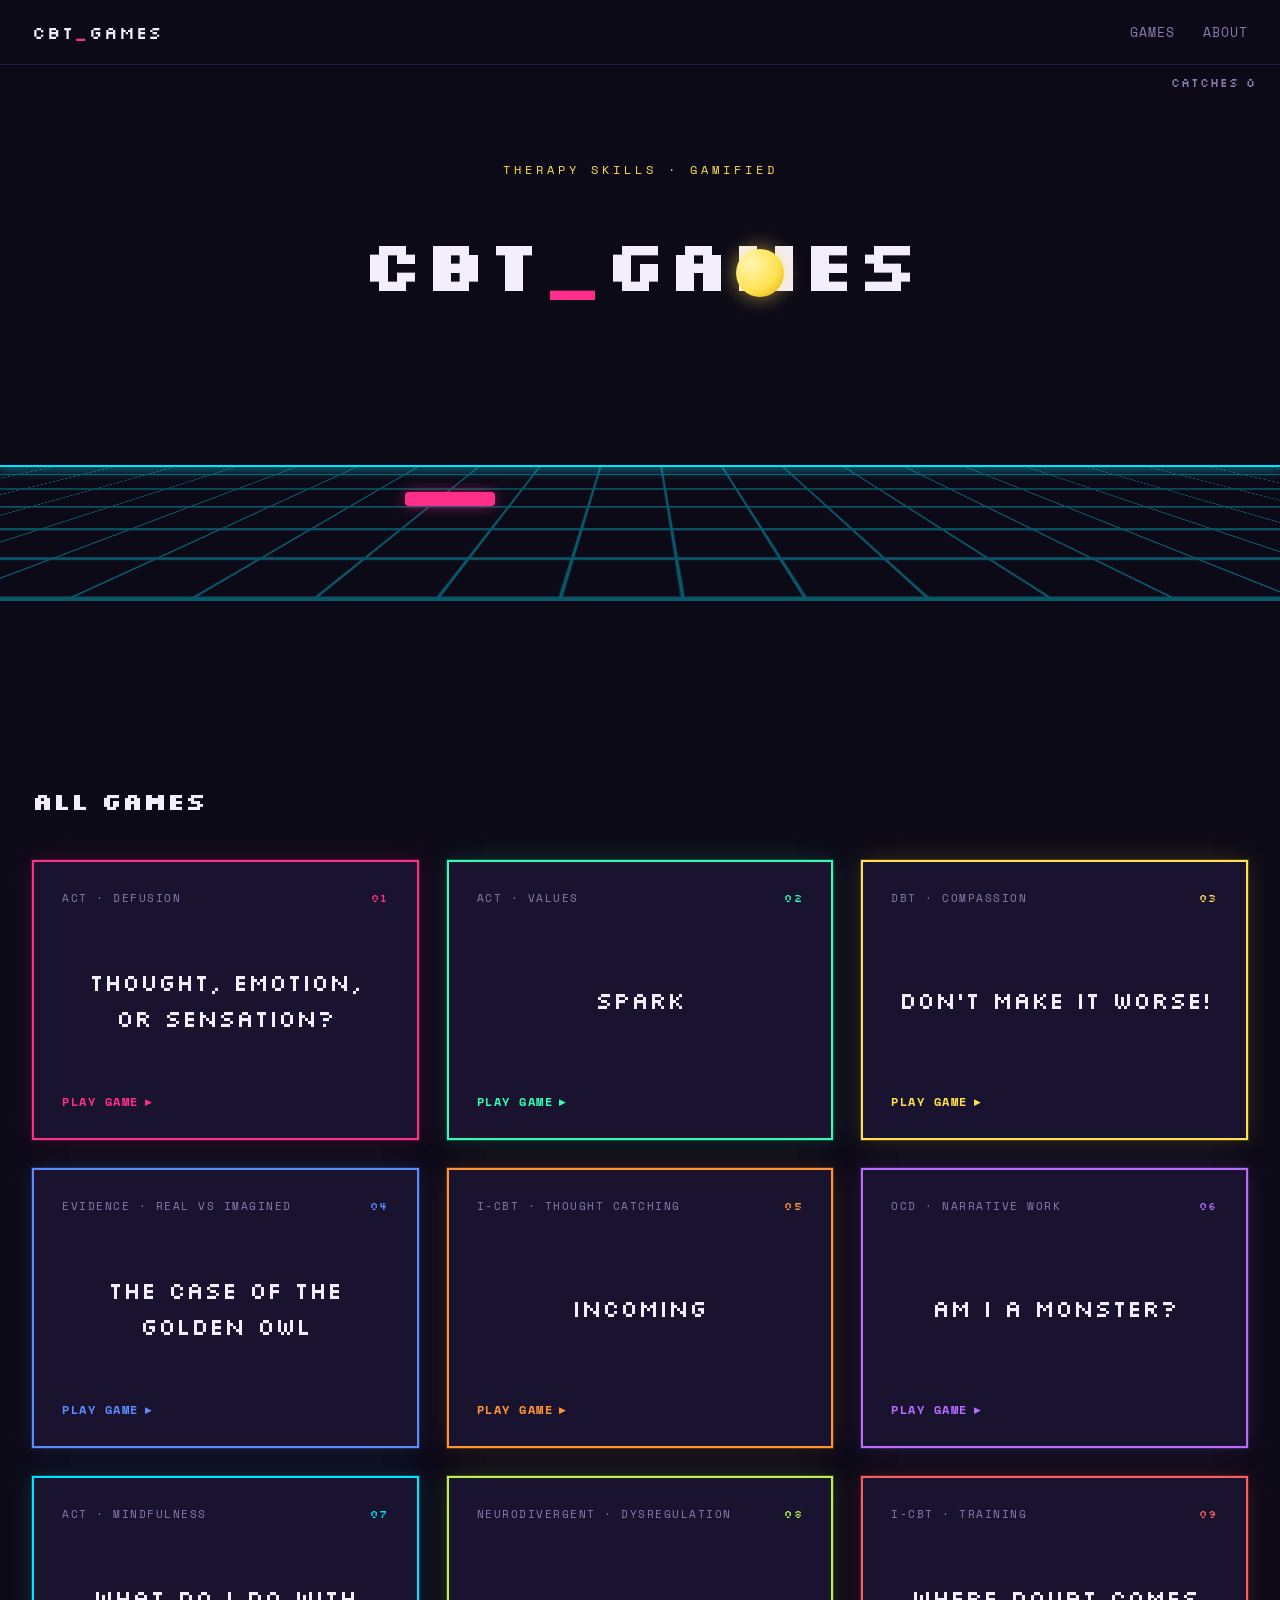
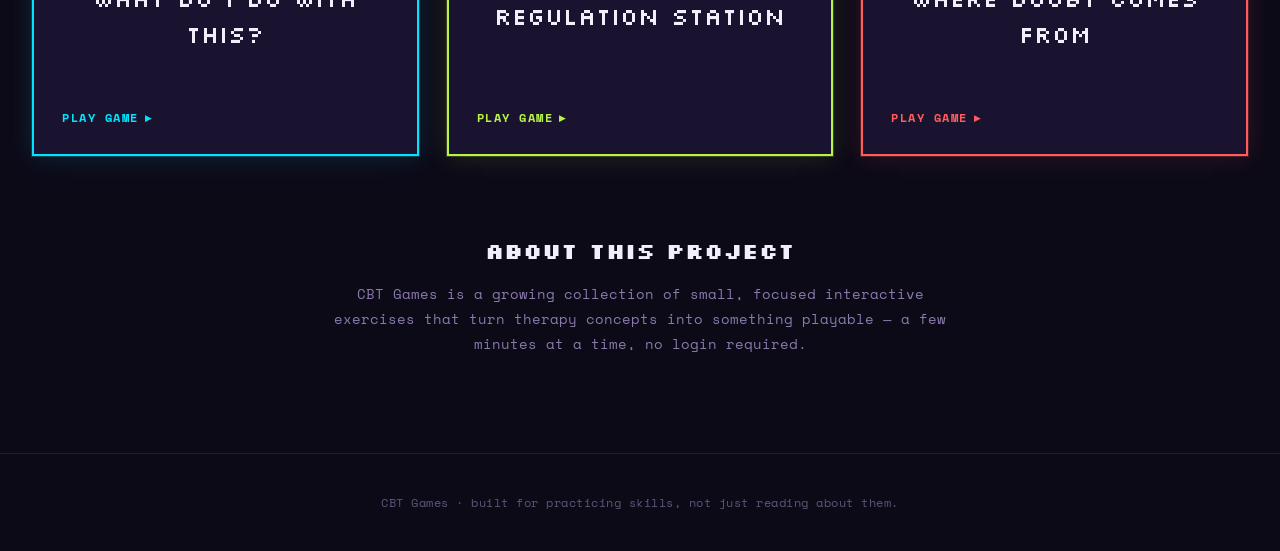
<file: index.html>
<!doctype html>
<html lang="en">
<head>
  <meta charset="UTF-8" />
  <meta name="viewport" content="width=device-width, initial-scale=1.0" />
  <title>CBT Games — Interactive Therapy Skills Practice</title>
  <meta name="description" content="Bite-sized interactive games for practicing CBT, ACT, DBT, and other therapy skills." />
  <link rel="preconnect" href="https://fonts.googleapis.com" />
  <link rel="preconnect" href="https://fonts.gstatic.com" crossorigin />
  <link href="https://fonts.googleapis.com/css2?family=Silkscreen:wght@400;700&family=Space+Mono:wght@400;700&display=swap" rel="stylesheet" />
  <link rel="stylesheet" href="styles.css" />
</head>
<body>
  <header class="site-header">
    <div class="site-header__inner">
      <a class="brand" href="#top">CBT<span class="brand-accent">_</span>GAMES</a>
      <nav class="site-nav">
        <a href="#games">Games</a>
        <a href="#about">About</a>
      </nav>
    </div>
  </header>

  <main id="top">
    <section class="hero" id="hero-zone">
      <div class="hero__content">
        <p class="hero__eyebrow">Therapy skills &middot; gamified</p>
        <h1 class="hero__title">CBT<span class="hero__title-accent">_</span>Games</h1>
      </div>

      <div class="hero__floor">
        <div class="hero__grid"></div>
        <div class="hero__horizon"></div>
      </div>

      <div class="hero__catches" id="hero-catches">CATCHES 0</div>
      <div class="hero__ball" id="hero-ball"></div>
      <div class="hero__paddle" id="hero-paddle"></div>
    </section>

    <section id="games" class="games">
      <div class="games__intro">
        <h2>All games</h2>
      </div>

      <div class="card-grid">

        <a class="game-card game-card--pink" href="games/thought-emotion-sensation.html">
          <div class="card-top">
            <span class="card-label">ACT &middot; DEFUSION</span>
            <span class="card-number">01</span>
          </div>
          <div class="card-title">Thought, Emotion, or Sensation?</div>
          <div class="card-cta">PLAY GAME <span aria-hidden="true">&#9656;</span></div>
        </a>

        <a class="game-card game-card--mint" href="games/spark.html">
          <div class="card-top">
            <span class="card-label">ACT &middot; VALUES</span>
            <span class="card-number">02</span>
          </div>
          <div class="card-title">Spark</div>
          <div class="card-cta">PLAY GAME <span aria-hidden="true">&#9656;</span></div>
        </a>

        <a class="game-card game-card--yellow" href="games/dont-make-it-worse.html">
          <div class="card-top">
            <span class="card-label">DBT &middot; COMPASSION</span>
            <span class="card-number">03</span>
          </div>
          <div class="card-title">Don't Make It Worse!</div>
          <div class="card-cta">PLAY GAME <span aria-hidden="true">&#9656;</span></div>
        </a>

        <a class="game-card game-card--blue" href="games/the-case-of-the-golden-owl.html">
          <div class="card-top">
            <span class="card-label">EVIDENCE &middot; REAL VS IMAGINED</span>
            <span class="card-number">04</span>
          </div>
          <div class="card-title">The Case of the Golden Owl</div>
          <div class="card-cta">PLAY GAME <span aria-hidden="true">&#9656;</span></div>
        </a>

        <a class="game-card game-card--orange" href="games/moment-one-incoming.html">
          <div class="card-top">
            <span class="card-label">I-CBT &middot; THOUGHT CATCHING</span>
            <span class="card-number">05</span>
          </div>
          <div class="card-title">Incoming</div>
          <div class="card-cta">PLAY GAME <span aria-hidden="true">&#9656;</span></div>
        </a>

        <a class="game-card game-card--violet" href="games/am-i-a-monster.html">
          <div class="card-top">
            <span class="card-label">OCD &middot; NARRATIVE WORK</span>
            <span class="card-number">06</span>
          </div>
          <div class="card-title">Am I a Monster?</div>
          <div class="card-cta">PLAY GAME <span aria-hidden="true">&#9656;</span></div>
        </a>

        <a class="game-card game-card--cyan" href="games/mindfulness-game.html">
          <div class="card-top">
            <span class="card-label">ACT &middot; MINDFULNESS</span>
            <span class="card-number">07</span>
          </div>
          <div class="card-title">What Do I Do With This?</div>
          <div class="card-cta">PLAY GAME <span aria-hidden="true">&#9656;</span></div>
        </a>

        <a class="game-card game-card--lime" href="games/regulation-station.html">
          <div class="card-top">
            <span class="card-label">NEURODIVERGENT &middot; DYSREGULATION</span>
            <span class="card-number">08</span>
          </div>
          <div class="card-title">Regulation Station</div>
          <div class="card-cta">PLAY GAME <span aria-hidden="true">&#9656;</span></div>
        </a>

        <a class="game-card game-card--coral" href="games/where-doubt-comes-from/Where%20Doubt%20Comes%20From.dc.html">
          <div class="card-top">
            <span class="card-label">I-CBT &middot; TRAINING</span>
            <span class="card-number">09</span>
          </div>
          <div class="card-title">Where Doubt Comes From</div>
          <div class="card-cta">PLAY GAME <span aria-hidden="true">&#9656;</span></div>
        </a>

      </div>
    </section>

    <section id="about" class="about">
      <h2>About this project</h2>
      <p>
        CBT Games is a growing collection of small, focused interactive exercises
        that turn therapy concepts into something playable — a few minutes at a
        time, no login required.
      </p>
    </section>
  </main>

  <footer class="site-footer">
    <p>CBT Games &middot; built for practicing skills, not just reading about them.</p>
  </footer>

  <script src="script.js"></script>
</body>
</html>
</file>
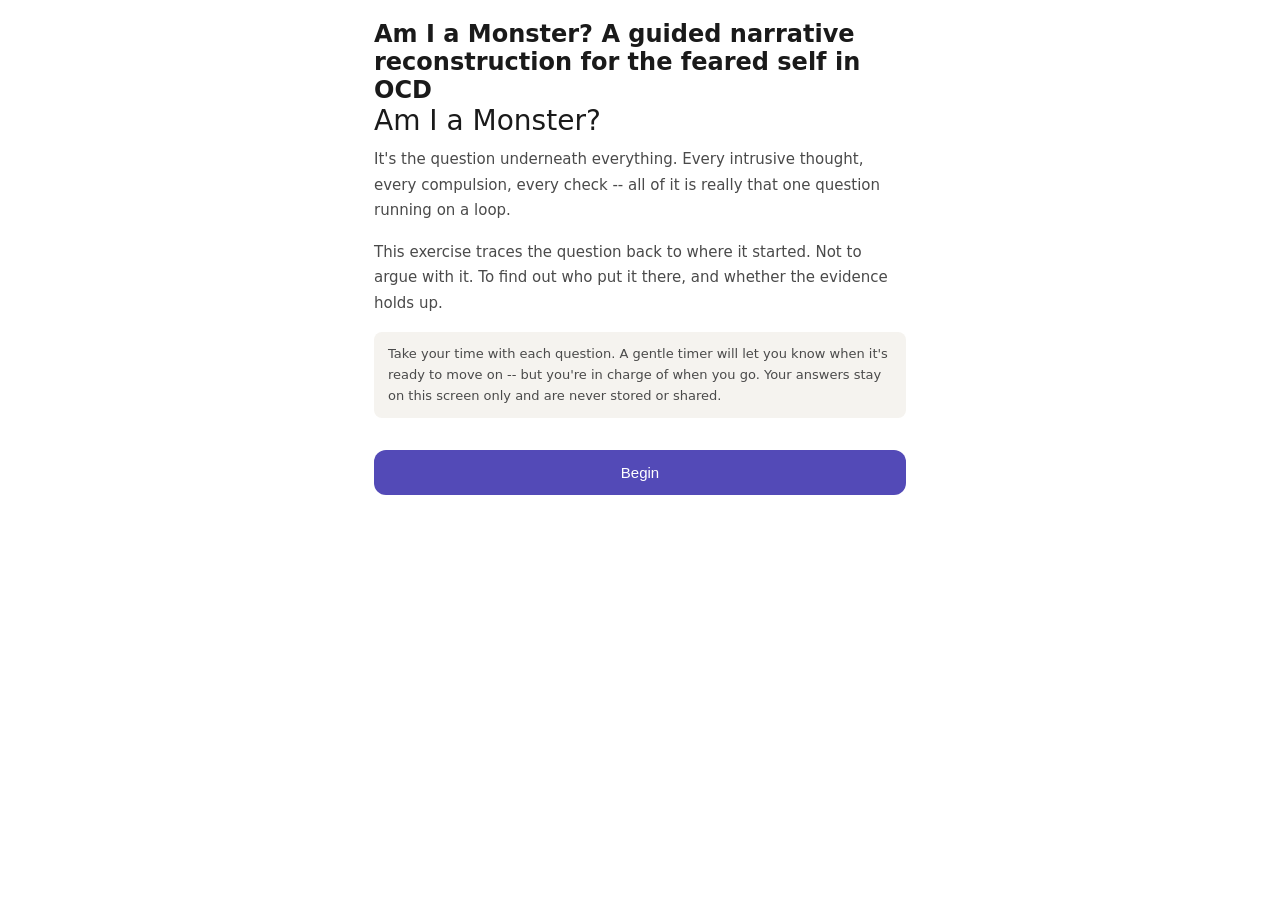
<file: games/am-i-a-monster.html>
<!DOCTYPE html>
<html lang="en">
<head>
  <meta charset="UTF-8">
  <meta name="viewport" content="width=device-width, initial-scale=1.0">
  <title>Am I a Monster? — OCD narrative exercise</title>
  <style>
    *, *::before, *::after { box-sizing: border-box; margin: 0; padding: 0; }
    :root {
      --font-sans: -apple-system, BlinkMacSystemFont, 'Segoe UI', system-ui, sans-serif;
      --color-background-primary: #FFFFFF;
      --color-background-secondary: #F5F3EF;
      --color-text-primary: #1A1A1A;
      --color-text-secondary: #4A4A4A;
      --color-text-tertiary: #888880;
      --color-border-secondary: #E0DDD8;
      --color-border-tertiary: #EAE7E2;
      --border-radius-lg: 12px;
      --border-radius-md: 8px;
    }
    html, body {
      font-family: var(--font-sans);
      background: var(--color-background-primary);
      color: var(--color-text-primary);
      min-height: 100%;
    }
  </style>
</head>
<body>

<style>
*{box-sizing:border-box;margin:0;padding:0;}
body{font-family:var(--font-sans);overflow-x:hidden;}
#game{padding:1.25rem 14px 2rem;max-width:560px;margin:0 auto;}
@media (max-width:640px){
  #game{padding:1rem 12px 1.5rem;}
  .intro-title{font-size:24px;}
  .prompt-card{padding:16px 16px 14px;}
  .prompt-text{font-size:15px;}
  .monster-card{padding:18px 16px;}
  .monster-text{font-size:16px;}
  textarea{min-height:88px;font-size:14px;padding:12px;}
}
.screen{display:none;}.screen.active{display:block;}
.intro-title{font-size:28px;font-weight:500;color:var(--color-text-primary);margin-bottom:10px;}
.intro-sub{font-size:15px;color:var(--color-text-secondary);line-height:1.7;margin-bottom:16px;}
.intro-note{font-size:13px;color:var(--color-text-secondary);line-height:1.6;padding:12px 14px;background:var(--color-background-secondary);border-radius:var(--border-radius-md);margin-bottom:24px;}
.big-btn{width:100%;padding:14px;background:var(--color-background-primary);border:0.5px solid var(--color-border-secondary);border-radius:var(--border-radius-lg);cursor:pointer;font-size:15px;color:var(--color-text-primary);margin-top:8px;}
.big-btn:hover{background:var(--color-background-secondary);}
.big-btn.primary{background:#534AB7;color:#fff;border:none;}
.big-btn.primary:hover{background:#3C3489;}
.phase-label{font-size:11px;font-weight:500;color:var(--color-text-tertiary);text-transform:uppercase;letter-spacing:.12em;margin-bottom:6px;}
.prompt-card{background:var(--color-background-secondary);border-radius:var(--border-radius-lg);padding:20px 20px 16px;margin-bottom:16px;}
.prompt-text{font-size:17px;color:var(--color-text-primary);line-height:1.6;}
.prompt-sub{font-size:13px;color:var(--color-text-secondary);line-height:1.5;margin-top:6px;}
.timer-bar-bg{height:3px;background:var(--color-border-tertiary);border-radius:2px;margin-bottom:16px;overflow:hidden;}
.timer-bar-fill{height:3px;background:#7F77DD;border-radius:2px;}
textarea{width:100%;min-height:100px;padding:14px;font-size:15px;color:var(--color-text-primary);background:var(--color-background-primary);border:0.5px solid var(--color-border-secondary);border-radius:var(--border-radius-lg);resize:vertical;font-family:var(--font-sans);line-height:1.6;margin-bottom:12px;}
textarea:focus{outline:none;border-color:#7F77DD;}
textarea::placeholder{color:var(--color-text-tertiary);}
.nudge{font-size:13px;color:#7F77DD;margin-bottom:12px;display:none;}
.continue-btn{width:100%;padding:13px;background:var(--color-background-primary);border:0.5px solid var(--color-border-secondary);border-radius:var(--border-radius-lg);cursor:pointer;font-size:15px;color:var(--color-text-primary);}
.continue-btn:hover{background:var(--color-background-secondary);}
.continue-btn:disabled{opacity:.4;pointer-events:none;}
.monster-card{background:#2C2C2A;border-radius:var(--border-radius-lg);padding:24px;margin-bottom:20px;text-align:center;}
.monster-label{font-size:11px;font-weight:500;color:#888780;text-transform:uppercase;letter-spacing:.12em;margin-bottom:10px;}
.monster-text{font-size:18px;color:#fff;line-height:1.6;font-style:italic;cursor:pointer;display:inline-block;padding:4px 8px;border-radius:4px;transition:color .2s;}
.monster-text:hover{color:#EF9F27;font-style:normal;}
.monster-hint{font-size:12px;color:#888780;margin-top:10px;}
.canvas-wrap{position:relative;height:320px;margin-bottom:20px;}
#heart-canvas{position:absolute;left:50%;transform:translateX(-50%);}
#bits-canvas{position:absolute;top:0;left:0;width:100%;height:100%;pointer-events:none;}
.rewrite-card{background:#E6F1FB;border-radius:var(--border-radius-lg);padding:20px;margin-bottom:16px;display:none;}
.rewrite-label{font-size:11px;font-weight:500;color:#0C447C;text-transform:uppercase;letter-spacing:.12em;margin-bottom:8px;}
.rewrite-text{font-size:15px;color:#0C447C;line-height:1.7;}
.summary-block{margin-bottom:12px;}
.summary-phase{font-size:11px;font-weight:500;color:var(--color-text-tertiary);text-transform:uppercase;letter-spacing:.1em;margin-bottom:4px;}
.summary-text{font-size:14px;color:var(--color-text-secondary);line-height:1.6;padding:10px 12px;background:var(--color-background-secondary);border-radius:var(--border-radius-md);}
.end-title{font-size:24px;font-weight:500;color:var(--color-text-primary);margin-bottom:8px;}
.end-msg{font-size:15px;color:var(--color-text-secondary);line-height:1.7;margin-bottom:20px;}
</style>

<div id="game">
<h2 class="sr-only">Am I a Monster? A guided narrative reconstruction for the feared self in OCD</h2>

<div id="intro" class="screen active">
  <p class="intro-title">Am I a Monster?</p>
  <p class="intro-sub">It's the question underneath everything. Every intrusive thought, every compulsion, every check -- all of it is really that one question running on a loop.</p>
  <p class="intro-sub">This exercise traces the question back to where it started. Not to argue with it. To find out who put it there, and whether the evidence holds up.</p>
  <p class="intro-note">Take your time with each question. A gentle timer will let you know when it's ready to move on -- but you're in charge of when you go. Your answers stay on this screen only and are never stored or shared.</p>
  <button class="big-btn primary" onclick="startGame()">Begin</button>
</div>

<div id="play" class="screen">
  <div class="phase-label" id="phase-label"></div>
  <div class="prompt-card">
    <div class="prompt-text" id="prompt-text"></div>
    <div class="prompt-sub" id="prompt-sub"></div>
  </div>
  <div class="timer-bar-bg"><div class="timer-bar-fill" id="timer-bar" style="width:0%"></div></div>
  <textarea id="answer-input"></textarea>
  <div class="nudge" id="nudge">Take as long as you need -- or continue when you're ready.</div>
  <button class="continue-btn" id="cont-btn" onclick="nextPrompt()" disabled>Continue</button>
</div>

<div id="monster-screen" class="screen">
  <div class="phase-label">The feared self</div>
  <div class="monster-card" id="monster-card">
    <div class="monster-label">The story OCD told you</div>
    <div class="monster-text" id="monster-display"
      onmouseover="hoverMonster(true)"
      onmouseout="hoverMonster(false)"
      onclick="smashMonster()"></div>
    <div class="monster-hint" id="monster-hint">hover to rename it -- click to let it go</div>
  </div>
  <p style="font-size:14px;color:var(--color-text-secondary);line-height:1.6;margin-bottom:20px;text-align:center;">This story was handed to you. You didn't write it. It was written under conditions that had nothing to do with who you actually are.</p>
  <div class="canvas-wrap">
    <canvas id="heart-canvas" width="300" height="300"></canvas>
    <canvas id="bits-canvas"></canvas>
  </div>
  <div class="rewrite-card" id="rewrite-card">
    <div class="rewrite-label">The story that's actually true</div>
    <div class="rewrite-text" id="rewrite-display"></div>
  </div>
</div>

<div id="end" class="screen">
  <p class="end-title">No. You are not a monster.</p>
  <p class="end-msg">The feared self was a story someone else started. You've been carrying it ever since. Now you've seen where it came from -- and you've written a different ending in your own words.</p>
  <div id="summary"></div>
  <button class="big-btn primary" onclick="startGame()" style="margin-top:8px;">Go again</button>
</div>
</div>

<script>
const PROMPTS=[
  {phase:"The present",text:"What are your OCD triggers?",sub:"The situations, objects, or moments that set the doubt in motion.",placeholder:"When I touch doorknobs, when I'm driving, when a certain kind of thought arrives...",key:"triggers",timer:45},
  {phase:"The present",text:"What are you scared these triggers will reveal about you?",sub:"Not what might happen externally -- what you're afraid they say about who you are.",placeholder:"That I'm dangerous, that I don't really love the people I'm supposed to love...",key:"feared_self",timer:50},
  {phase:"The origin",text:"Where did that story come from?",sub:"Was there a time, early in your life, when you were given this story about yourself?",placeholder:"I remember being told I was..., Something happened when I was...",key:"origin",timer:60},
  {phase:"The origin",text:"Who was present in that story?",sub:"Who was there when the story got written? Who handed it to you?",placeholder:"A parent, a teacher, a sibling, someone who had power over me...",key:"who",timer:45},
  {phase:"The origin",text:"How did you end up blaming yourself?",sub:"Children often absorb blame that doesn't belong to them. What made it feel like yours to carry?",placeholder:"I was young, I didn't have the words, they were the adult so I assumed they were right...",key:"self_blame",timer:60},
  {phase:"The rewrite",text:"Where else might the blame appropriately be placed?",sub:"If you look at what actually happened -- who was responsible? Who had the power?",placeholder:"They were the adult. They were struggling with something of their own. The situation was bigger than me...",key:"blame_reframe",timer:60},
  {phase:"The rewrite",text:"Can you reimagine your story with the blame placed where it actually belongs?",sub:"Not a forced positive spin. Just an honest retelling with accurate responsibility.",placeholder:"What actually happened is... and the part that was never really mine to carry was...",key:"rewrite",timer:90}
];

let answers={},current=0,timerTimeout=null,monsterClicked=false;

function show(id){
  document.querySelectorAll('.screen').forEach(s=>s.classList.remove('active'));
  document.getElementById(id).classList.add('active');
}

function startGame(){
  answers={};current=0;monsterClicked=false;
  loadPrompt();show('play');
}

function loadPrompt(){
  const p=PROMPTS[current];
  document.getElementById('phase-label').textContent=p.phase;
  document.getElementById('prompt-text').textContent=p.text;
  document.getElementById('prompt-sub').textContent=p.sub;
  const inp=document.getElementById('answer-input');
  inp.value='';inp.placeholder=p.placeholder;
  document.getElementById('nudge').style.display='none';
  document.getElementById('cont-btn').disabled=true;
  const bar=document.getElementById('timer-bar');
  bar.style.transition='none';bar.style.width='0%';
  setTimeout(()=>{
    bar.style.transition='width '+p.timer+'s linear';
    bar.style.width='100%';
  },50);
  if(timerTimeout)clearTimeout(timerTimeout);
  timerTimeout=setTimeout(()=>{
    document.getElementById('nudge').style.display='block';
    if(inp.value.trim().length>=2)document.getElementById('cont-btn').disabled=false;
  },p.timer*1000);
  inp.oninput=()=>{
    document.getElementById('cont-btn').disabled=inp.value.trim().length<2;
  };
}

function nextPrompt(){
  if(timerTimeout)clearTimeout(timerTimeout);
  answers[PROMPTS[current].key]=document.getElementById('answer-input').value.trim();
  current++;
  if(current>=PROMPTS.length)showMonsterScreen();
  else loadPrompt();
}

function showMonsterScreen(){
  const feared=answers.feared_self||'something hidden and terrible about me';
  document.getElementById('monster-display').textContent=feared;
  document.getElementById('rewrite-display').textContent=answers.rewrite||'';
  clearHeart();
  show('monster-screen');
}

function hoverMonster(on){
  if(monsterClicked)return;
  const el=document.getElementById('monster-display');
  el.textContent=on?'This is a thought.':(answers.feared_self||'something hidden and terrible about me');
  el.style.fontStyle=on?'normal':'italic';
}

function smashMonster(){
  if(monsterClicked)return;
  monsterClicked=true;
  const el=document.getElementById('monster-display');
  el.textContent='This is a thought.';
  el.style.fontStyle='normal';
  el.style.pointerEvents='none';
  document.getElementById('monster-hint').style.display='none';
  shootBits();
  setTimeout(()=>{
    const card=document.getElementById('monster-card');
    card.style.transition='opacity .5s';
    card.style.opacity='0';
  },300);
  setTimeout(()=>{
    document.getElementById('monster-card').style.display='none';
    growHeart();
  },800);
  setTimeout(()=>{document.getElementById('rewrite-card').style.display='block';},3200);
  setTimeout(showEnd,4800);
}

function shootBits(){
  const wrap=document.querySelector('.canvas-wrap');
  const sc=document.getElementById('bits-canvas');
  sc.width=wrap.offsetWidth||400;sc.height=320;
  const ctx=sc.getContext('2d');
  const cols=['#7F77DD','#AFA9EC','#E24B4A','#EF9F27','#5DCAA5','#D4537E','#fff','#EEEDFE'];
  const pts=[];
  const cx=sc.width/2,cy=40;
  for(let i=0;i<90;i++){
    const a=Math.random()*Math.PI*2;
    const spd=Math.random()*9+2;
    pts.push({x:cx,y:cy,vx:Math.cos(a)*spd,vy:Math.sin(a)*spd-2,r:Math.random()*5+2,c:cols[Math.floor(Math.random()*cols.length)],a:1,dec:Math.random()*.025+.012,g:.28});
  }
  let f=0;
  function draw(){
    ctx.clearRect(0,0,sc.width,sc.height);
    pts.forEach(p=>{
      if(p.a<=0)return;
      p.x+=p.vx;p.y+=p.vy;p.vy+=p.g;p.a-=p.dec;
      ctx.beginPath();ctx.arc(p.x,p.y,p.r,0,Math.PI*2);
      ctx.fillStyle=p.c;ctx.globalAlpha=Math.max(0,p.a);ctx.fill();ctx.globalAlpha=1;
    });
    if(++f<100)requestAnimationFrame(draw);
    else ctx.clearRect(0,0,sc.width,sc.height);
  }
  draw();
}

function clearHeart(){
  const c=document.getElementById('heart-canvas');
  c.getContext('2d').clearRect(0,0,300,300);
}

function heartPath(ctx){
  ctx.beginPath();
  ctx.moveTo(0,-35);
  ctx.bezierCurveTo(0,-90,90,-90,90,-35);
  ctx.bezierCurveTo(90,15,0,90,0,105);
  ctx.bezierCurveTo(0,90,-90,15,-90,-35);
  ctx.bezierCurveTo(-90,-90,0,-90,0,-35);
}

function growHeart(){
  const canvas=document.getElementById('heart-canvas');
  const ctx=canvas.getContext('2d');
  const cols=['#F4C0D1','#E24B4A','#D4537E','#7F77DD','#AFA9EC','#EEEDFE','#F09595'];
  let t=0;
  function frame(){
    t+=0.022;
    ctx.clearRect(0,0,300,300);
    if(t>=3.2){ctx.clearRect(0,0,300,300);return;}
    const growing=t<1.4;
    const scale=growing ? 0.15+t*0.75 : 1.2+(t-1.4)*1.8;
    const baseAlpha=t<2.0 ? 1 : Math.max(0,1-(t-2.0)/1.2);
    const ci=Math.floor(t*6)%cols.length;
    ctx.save();
    ctx.translate(150,150);
    if(t>1.6){
      const drift=(t-1.6)*35;
      const cloudAlpha=baseAlpha*0.45;
      for(let i=0;i<8;i++){
        const angle=(i/8)*Math.PI*2+(t*0.3);
        const spread=drift*(0.6+i*0.1);
        ctx.save();
        ctx.translate(Math.cos(angle)*spread,Math.sin(angle)*spread);
        ctx.scale(scale*0.25,scale*0.25);
        ctx.globalAlpha=cloudAlpha;
        heartPath(ctx);
        ctx.fillStyle=cols[(ci+i)%cols.length];
        ctx.fill();
        ctx.restore();
      }
    }
    ctx.scale(scale,scale);
    ctx.globalAlpha=baseAlpha;
    heartPath(ctx);
    ctx.fillStyle=cols[ci];
    ctx.fill();
    ctx.restore();
    requestAnimationFrame(frame);
  }
  frame();
}

function showEnd(){
  const s=document.getElementById('summary');s.innerHTML='';
  const labels={triggers:'Your triggers',feared_self:'What OCD said about you',origin:'Where the story came from',who:'Who was present',self_blame:'How you ended up carrying it',blame_reframe:'Where the blame actually belongs',rewrite:'Your honest retelling'};
  Object.keys(labels).forEach(k=>{
    if(answers[k]){
      const b=document.createElement('div');b.className='summary-block';
      b.innerHTML='<div class="summary-phase">'+labels[k]+'</div><div class="summary-text">'+answers[k]+'</div>';
      s.appendChild(b);
    }
  });
  show('end');
}
</script>

</body>
</html>
</file>
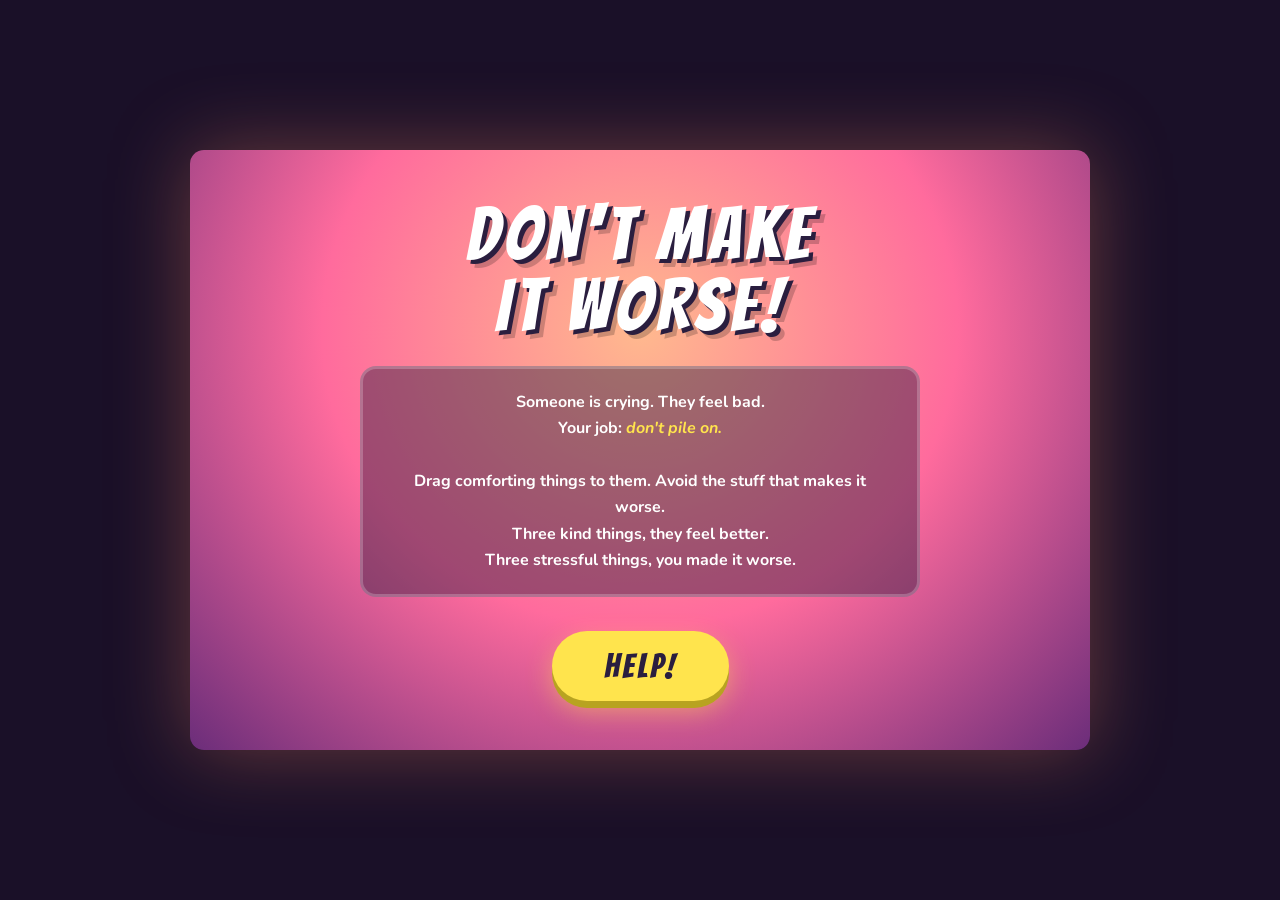
<file: games/dont-make-it-worse.html>
<!DOCTYPE html>
<html lang="en">
<head>
<meta charset="UTF-8">
<meta name="viewport" content="width=device-width, initial-scale=1.0">
<title>Don't Make It Worse!</title>
<link href="https://fonts.googleapis.com/css2?family=Bangers&family=Nunito:wght@400;700;900&display=swap" rel="stylesheet">
<style>
*{margin:0;padding:0;box-sizing:border-box;}
:root{
  --dark:#2A1E3F; --bg:#FFF0E0;
  --peach:#FFB98E; --coral:#FF8A65; --rose:#FF6B9D;
  --teal:#44CFCB; --gold:#FFE44D; --green:#7FD97F;
  --red:#FF5757; --blue:#6FB3FF; --violet:#7B61FF;
}
html,body{
  width:100%; height:100%;
  background:#1A1028;
  display:flex; align-items:center; justify-content:center;
  font-family:'Nunito',sans-serif;
  overflow:hidden; user-select:none;
  touch-action:none;
}
#wrap{ position:relative; width:900px; height:600px; transform-origin:center center; }
/* Scale the whole 900x600 stage proportionally when the viewport is narrower
   or shorter than the design size, so the game fits any phone or tablet. */
@media (max-width:920px),(max-height:620px){
  html,body{width:100vw;height:100vh;min-height:100vh;overflow:hidden;}
  #wrap{transform:scale(min(calc((100vw - 8px) / 900),calc((100vh - 8px) / 600)));}
}
/* On mobile, browser chrome (address/tool bars) makes the visible area shorter
   than 100vh, so the stage scaled past the screen and the start button fell off
   the bottom. dvh/dvw track the actually-visible viewport, so the whole frame
   always fits. Kept vh above as a fallback for browsers without dvh support. */
@supports (height:100dvh){
  @media (max-width:920px),(max-height:620px){
    html,body{height:100dvh;min-height:100dvh;}
    #wrap{transform:scale(min(calc((100dvw - 8px) / 900),calc((100dvh - 8px) / 600)));}
  }
}
#stage{
  width:100%; height:100%;
  border-radius:14px;
  overflow:hidden; position:relative;
  box-shadow: 0 0 80px rgba(255,138,101,.35);
}

.scr{
  position:absolute; inset:0;
  display:none; flex-direction:column; align-items:center; justify-content:center;
}
.scr.on{display:flex;}

/* ========== OPENING ========== */
#s-open{
  background: radial-gradient(ellipse at 50% 30%, #FFB98E 0%, #FF6B9D 50%, #6B2D7A 100%);
  text-align:center; padding:40px;
}
.title{
  font-family:'Bangers',cursive; font-size:74px; color:#FFF;
  letter-spacing:5px; line-height:.95;
  text-shadow: 4px 4px 0 var(--dark), 8px 8px 0 rgba(0,0,0,.2);
  margin-bottom: 26px;
  animation: wob 2.2s ease-in-out infinite;
}
@keyframes wob{50%{transform:rotate(-1.5deg) scale(1.02);}}
.sub{
  font-size:16px; font-weight:700; color:#FFF;
  max-width: 560px; line-height:1.65; margin-bottom:34px;
  background: rgba(42,30,63,.45); padding:20px 30px; border-radius:16px;
  border: 3px solid rgba(255,255,255,.22);
}
.sub b{color:var(--gold); font-style:italic;}
.btn-big{
  font-family:'Bangers',cursive; font-size:34px; letter-spacing:3px;
  background: var(--gold); color: var(--dark); border:none;
  padding:17px 52px; border-radius:50px; cursor:pointer;
  box-shadow: 0 7px 0 #B8A320, 0 10px 26px rgba(255,228,77,.45);
  transition: transform .1s, box-shadow .1s;
  animation: bbounce 2s ease-in-out infinite;
}
@keyframes bbounce{50%{transform:translateY(-5px);}}
.btn-big:hover{transform:translateY(-3px);}
.btn-big:active{transform:translateY(5px); box-shadow: 0 2px 0 #B8A320;}

/* ========== ROOM ========== */
#room{ position:absolute; inset:0; display:none; }
#room.on{display:block;}
#room.r1{ background: linear-gradient(180deg, #FFD4A8 0%, #FFB98E 55%, #FF8A65 100%); }
#room.r2{ background: linear-gradient(180deg, #FFCBD9 0%, #FFA4C2 55%, #E85FA0 100%); }
#room.r3{ background: linear-gradient(180deg, #FFE8A8 0%, #FFD47A 55%, #E8A44A 100%); }
#room.r4{ background: linear-gradient(180deg, #D4F4E8 0%, #9AD8C8 55%, #5CA890 100%); }
#room.r5{ background: linear-gradient(180deg, #EEE0F8 0%, #C8A8E8 55%, #8B6AC0 100%); }

.floor{
  position:absolute; left:0; right:0; bottom:0; height:50%;
  background: linear-gradient(180deg, #C68A5C 0%, #7A4A28 100%);
  clip-path: polygon(0 100%, 100% 100%, 85% 0, 15% 0);
  border-top: 4px solid var(--dark);
}
.floor::after{
  content:''; position:absolute; left:15%; right:15%; top:0; height:2px;
  background: rgba(42,30,63,.3);
}
.wall-art{
  position:absolute; top:58px; left:70px; width:84px; height:104px;
  background: linear-gradient(135deg, var(--gold), var(--coral));
  border: 5px solid var(--dark); border-radius:6px;
  transform: rotate(-3deg);
  display:flex; align-items:center; justify-content:center;
  font-size:44px; color:var(--red);
}
.wall-art.r2{ background: linear-gradient(135deg, var(--teal), var(--violet)); color:#FFE44D; }
.wall-art.r3{ background: linear-gradient(135deg, var(--green), var(--teal)); color:#FFF; }
.wall-art.r4{ background: linear-gradient(135deg, var(--rose), var(--violet)); color:var(--gold); }
.wall-art.r5{ background: linear-gradient(135deg, var(--peach), var(--gold)); color:var(--violet); }
.lamp{
  position:absolute; top:0; right:110px; width:70px; height:28px;
  background: var(--gold); border-radius: 0 0 36px 36px;
  border: 4px solid var(--dark);
  box-shadow: 0 28px 46px rgba(255,228,77,.45);
}
.plant{
  position:absolute; bottom:42%; right:40px;
  width:48px; height:64px;
}
.plant svg{width:100%;height:100%;}

/* ========== HUD ========== */
.hud{
  position:absolute; top:14px; left:14px; right:14px;
  display:flex; justify-content:space-between; align-items:center;
  z-index:100; pointer-events:none;
}
.hud-chip{
  background: rgba(42,30,63,.88); color:#fff;
  padding: 10px 16px; border-radius:14px;
  font-weight:900; font-size:12px; letter-spacing:1.5px;
  border: 3px solid rgba(255,255,255,.25);
  display:flex; gap:10px; align-items:center;
}
.hud-chip.comfort{border-color:var(--green);}
.hud-chip.stress{border-color:var(--red);}
.dots{display:flex; gap:5px;}
.dot{
  width:16px; height:16px; border-radius:50%;
  background: rgba(255,255,255,.15); border:2px solid rgba(255,255,255,.35);
  transition: all .3s;
}
.dot.lit.comfort{ background:var(--green); border-color:#fff; box-shadow: 0 0 14px var(--green); }
.dot.lit.stress{ background:var(--red); border-color:#fff; box-shadow: 0 0 14px var(--red); }
.room-label{
  position:absolute; top:14px; left:50%; transform:translateX(-50%);
  font-family:'Bangers',cursive; font-size:24px; letter-spacing:3px;
  color:#fff; text-shadow: 3px 3px 0 rgba(42,30,63,.6);
  pointer-events:none; z-index:100;
}

/* ========== CHARACTER ========== */
.char{
  position:absolute; left:50%; bottom: 40%;
  transform: translateX(-50%);
  width: 200px; height: 280px;
  z-index: 6;
  pointer-events: none;
}
.char svg{width:100%; height:100%;}
.char.breath{ animation: breathe 3s ease-in-out infinite; }
@keyframes breathe{50%{transform: translateX(-50%) translateY(-4px);}}
.char.shake{animation: sob .4s ease-in-out infinite;}
@keyframes sob{
  0%,100%{transform:translateX(-50%);}
  25%{transform:translate(calc(-50% - 5px),-2px);}
  75%{transform:translate(calc(-50% + 5px),-2px);}
}
.char.pop{ animation: happyPop .7s ease-out; }
@keyframes happyPop{
  0%{transform: translateX(-50%) scale(1);}
  40%{transform: translateX(-50%) scale(1.08) translateY(-20px);}
  100%{transform: translateX(-50%) scale(1) translateY(0);}
}
/* Tear visibility by intensity */
.tear{opacity:0;}
.char.i1 .t1, .char.i1 .t2{opacity:.85; animation: teardrip 1.8s linear infinite;}
.char.i2 .t1, .char.i2 .t2, .char.i2 .t3, .char.i2 .t4{opacity:.85; animation: teardrip 1.5s linear infinite;}
.char.i2 .t3, .char.i2 .t4{animation-delay: .6s;}
.char.i3 .tear{opacity:.9; animation: teardrip 1s linear infinite;}
.char.i3 .t3, .char.i3 .t4{animation-delay: .35s;}
.char.i3 .t5, .char.i3 .t6{animation-delay: .7s;}
/* Sadder characters (rounds 3 and 4) cry harder by default */
.char.sadder:not(.i0) .tear{opacity:.88; animation: teardrip 1.2s linear infinite;}
.char.sadder:not(.i0) .t2{animation-delay: .15s;}
.char.sadder:not(.i0) .t3{animation-delay: .35s;}
.char.sadder:not(.i0) .t4{animation-delay: .5s;}
.char.sadder:not(.i0) .t5{animation-delay: .7s;}
.char.sadder:not(.i0) .t6{animation-delay: .85s;}
.char.sadder:not(.i0) .t7{animation-delay: .25s;}
.char.sadder:not(.i0) .t8{animation-delay: .45s;}
.char.sadder:not(.i0) .t9{animation-delay: .6s;}
.char.sadder:not(.i0) .t10{animation-delay: .9s;}
@keyframes teardrip{
  0%{transform: translateY(0) scale(1); opacity:.9;}
  70%{opacity:.8;}
  100%{transform: translateY(44px) scale(.7); opacity:0;}
}
/* Mouth swap */
.mouth-sad{display:block;}
.mouth-happy{display:none;}
.char.i0 .mouth-sad{display:none;}
.char.i0 .mouth-happy{display:block;}

/* Dropzone */
.dropzone{
  position:absolute; left:50%; bottom: 37%;
  transform: translateX(-50%);
  width: 240px; height: 310px;
  z-index: 7;
  border-radius: 50%;
  pointer-events:none;
  transition: all .25s;
}
.dropzone.active{
  background: radial-gradient(ellipse at center, rgba(255,228,77,.25), transparent 70%);
  box-shadow: 0 0 0 6px rgba(255,228,77,.6), 0 0 60px rgba(255,228,77,.5);
}

/* ========== ITEMS ========== */
.items-tray{
  position:absolute; left:0; right:0; bottom:0;
  padding: 14px 16px 16px; 
  display:flex; gap:10px; justify-content:center; flex-wrap:wrap;
  background: linear-gradient(180deg, transparent, rgba(42,30,63,.55));
  z-index: 30; pointer-events:none;
}
.item{
  width: 72px; height: 72px;
  background: #FFF; border: 4px solid var(--dark); border-radius:14px;
  display:flex; align-items:center; justify-content:center;
  cursor:grab; pointer-events:all;
  box-shadow: 0 6px 0 rgba(42,30,63,.5);
  transition: transform .12s, box-shadow .12s, opacity .4s;
  position:relative;
  touch-action:none;
}
.item:hover{transform: translateY(-3px); box-shadow: 0 9px 0 rgba(42,30,63,.5);}
.item:active{cursor:grabbing;}
.item.dragging{
  position:fixed; z-index: 500;
  box-shadow: 0 14px 24px rgba(0,0,0,.5);
  transform: scale(1.2) rotate(4deg);
  pointer-events:none;
  margin:0;
}
.item.used{ opacity:0; transform: scale(.3) rotate(180deg); pointer-events:none; }
.item svg{width:52px; height:52px;}
.item-label{
  position:absolute; bottom: -16px; left:50%; transform:translateX(-50%);
  font-size:9px; font-weight:900; color:var(--dark);
  background: var(--gold); padding: 2px 7px; border-radius: 7px;
  white-space:nowrap; text-transform:uppercase; letter-spacing:.5px;
  border: 2px solid var(--dark);
}

/* ========== FEEDBACK ========== */
.feedback{
  position:absolute; top: 22%; left:50%; transform:translateX(-50%);
  font-family:'Bangers',cursive; font-size:52px; letter-spacing:4px;
  color: var(--gold);
  text-shadow: 4px 4px 0 var(--dark);
  opacity:0; z-index:250; pointer-events:none;
  text-align:center; white-space:nowrap;
}
.feedback.on{animation: fbpop 1.8s ease-out forwards;}
@keyframes fbpop{
  0%{opacity:0; transform: translate(-50%, 20px) scale(.6);}
  20%{opacity:1; transform: translate(-50%, 0) scale(1.15);}
  80%{opacity:1; transform: translate(-50%, 0) scale(1);}
  100%{opacity:0; transform: translate(-50%, -30px) scale(.95);}
}
.feedback.bad{color: #FFBABA;}

/* Room transition flash */
.flash{
  position:absolute; inset:0; background: #FFF;
  z-index: 400; opacity:0; pointer-events:none;
  transition: opacity .3s;
}
.flash.on{opacity:1;}

/* ========== END ========== */
#s-end{
  background: radial-gradient(ellipse at 50% 35%, #7FD97F 0%, #44CFCB 50%, #2A1E3F 100%);
  text-align:center; padding:40px;
}
#s-end.lose{
  background: radial-gradient(ellipse at 50% 35%, #FFB98E 0%, #7B5A8F 55%, #2A1E3F 100%);
}
.end-t{
  font-family:'Bangers',cursive; font-size:76px; color:#FFF;
  letter-spacing:5px;
  text-shadow: 5px 5px 0 var(--dark);
  margin-bottom:18px;
}
.end-msg{
  font-size:17px; font-weight:700; color:#FFF;
  max-width: 560px; line-height:1.7; margin-bottom:28px;
  background: rgba(42,30,63,.45); padding:22px 30px; border-radius:16px;
  border: 3px solid rgba(255,255,255,.25);
}
.end-msg b{color:var(--gold);}
.end-msg .big-win{
  display:inline-block;
  font-family:'Bangers',cursive;
  font-size:54px; letter-spacing:4px;
  color: var(--gold);
  text-shadow: 3px 3px 0 var(--dark);
  line-height:1.1;
  margin-top:6px;
}
.confetti{position:absolute; pointer-events:none; z-index:600;}
@keyframes cfall{
  0%{transform: translateY(0) rotate(0deg); opacity:1;}
  100%{transform: translateY(640px) rotate(720deg); opacity:0;}
}
/* Dancing items - flank the AGAIN button on both sides */
.dancers-left, .dancers-right{
  position:absolute; bottom:22px;
  display:flex; gap:6px;
  z-index: 550; pointer-events:none;
}
.dancers-left{ left:14px; }
.dancers-right{ right:14px; }
.dancer{
  width:48px; height:48px;
  animation: dance .7s ease-in-out infinite;
  transform-origin: bottom center;
  filter: drop-shadow(0 4px 8px rgba(0,0,0,.3));
}
.dancer svg{ width:100%; height:100%; display:block; }
@keyframes dance{
  0%,100%{ transform: translateY(0) rotate(-10deg) scale(1); }
  25%    { transform: translateY(-16px) rotate(6deg) scale(1.12); }
  50%    { transform: translateY(0) rotate(10deg) scale(1); }
  75%    { transform: translateY(-16px) rotate(-6deg) scale(1.12); }
}

</style>
</head>
<body>
<div id="wrap"><div id="stage">

  <!-- OPENING -->
  <div id="s-open" class="scr on">
    <div class="title">DON'T MAKE<br>IT WORSE!</div>
    <div class="sub">
      Someone is crying. They feel bad.<br>
      Your job: <b>don't pile on.</b><br><br>
      Drag comforting things to them. Avoid the stuff that makes it worse.<br>
      Three kind things, they feel better.<br>
      Three stressful things, you made it worse.
    </div>
    <button class="btn-big" onclick="G.start()">HELP!</button>
  </div>

  <!-- ROOM -->
  <div id="room">
    <div class="floor"></div>
    <div class="wall-art" id="wallArt">♥</div>
    <div class="lamp"></div>
    <div class="plant">
      <svg viewBox="0 0 48 64">
        <path d="M24 36 Q10 22 14 8 Q22 18 24 30 Q26 18 34 8 Q38 22 24 36" fill="#4CA84C" stroke="#2A1E3F" stroke-width="2.5"/>
        <rect x="16" y="36" width="16" height="20" fill="#8B4513" stroke="#2A1E3F" stroke-width="2.5" rx="2"/>
      </svg>
    </div>

    <div class="hud">
      <div class="hud-chip comfort">
        <span>COMFORT</span>
        <div class="dots" id="d-c"><div class="dot"></div><div class="dot"></div><div class="dot"></div></div>
      </div>
      <div class="hud-chip stress">
        <div class="dots" id="d-s"><div class="dot"></div><div class="dot"></div><div class="dot"></div></div>
        <span>STRESS</span>
      </div>
    </div>
    <div class="room-label" id="roomLabel">ROOM 1</div>

    <div class="char breath i2" id="char"></div>
    <div class="dropzone" id="drop"></div>
    <div class="feedback" id="fb"></div>

    <div class="items-tray" id="tray"></div>
  </div>

  <!-- FLASH transition -->
  <div class="flash" id="flash"></div>

  <!-- END -->
  <div id="s-end" class="scr">
    <div class="end-t" id="endTitle">YOU HELPED!</div>
    <div class="end-msg" id="endMsg"></div>
    <button class="btn-big" onclick="G.restart()">AGAIN</button>
  </div>

</div></div>

<script>
// ================================================================
// AUDIO (Web Audio API)
// ================================================================
const Snd = (()=>{
  let ac;
  const ctx = ()=>ac||(ac=new(window.AudioContext||window.webkitAudioContext)());
  const tone = (f,t,dur,vol=.3,del=0)=>{
    const c=ctx(),o=c.createOscillator(),g=c.createGain();
    o.connect(g);g.connect(c.destination);
    o.type=t;o.frequency.setValueAtTime(f,c.currentTime+del);
    g.gain.setValueAtTime(0,c.currentTime+del);
    g.gain.linearRampToValueAtTime(vol,c.currentTime+del+.01);
    g.gain.exponentialRampToValueAtTime(.001,c.currentTime+del+dur);
    o.start(c.currentTime+del);o.stop(c.currentTime+del+dur+.05);
  };
  const noise = (dur,vol=.18,del=0)=>{
    const c=ctx(),n=c.sampleRate*dur,buf=c.createBuffer(1,n,c.sampleRate);
    const d=buf.getChannelData(0);for(let i=0;i<n;i++)d[i]=Math.random()*2-1;
    const s=c.createBufferSource();s.buffer=buf;
    const g=c.createGain();s.connect(g);g.connect(c.destination);
    g.gain.setValueAtTime(vol,c.currentTime+del);
    g.gain.exponentialRampToValueAtTime(.001,c.currentTime+del+dur);
    s.start(c.currentTime+del);
  };
  const wake = ()=>{const c=ctx();if(c.state==='suspended')c.resume();};
  return {
    wake,
    comfort(){ // warm ascending chime
      wake();
      [523,659,784,1047].forEach((f,i)=>tone(f,'sine',.28,.22,i*.07));
    },
    stress(){ // soft low tone, never harsh
      wake();
      tone(220,'sine',.28,.22);
      tone(165,'sine',.36,.16,.1);
    },
    pickup(){ wake(); tone(440,'sine',.08,.14); tone(660,'sine',.06,.1,.04); },
    drop(){ wake(); tone(330,'sine',.1,.16); },
    win(){
      wake();
      [523,659,784,1047].forEach((f,i)=>tone(f,'sine',.8,.26,i*.05));
      [784,988,1175,1319].forEach((f,i)=>tone(f,'sine',.4,.3,.28+i*.14));
    },
    lose(){
      wake();
      tone(330,'sine',.4,.25);
      tone(247,'sine',.5,.22,.12);
      tone(196,'sine',.7,.2,.3);
    },
    click(){ wake(); tone(600,'sine',.05,.14); },
    whoosh(){ wake(); noise(.3,.12); tone(440,'sine',.2,.1); tone(660,'sine',.2,.1,.1); },
    ignite(){ wake(); [330,440,523,659,784].forEach((f,i)=>tone(f,'sine',.15,.18,i*.05)); }
  };
})();

// ================================================================
// SVG ART
// ================================================================

const ITEM_SVG = {
  blanket: `<svg viewBox="0 0 64 64">
    <rect x="6" y="14" width="52" height="34" rx="5" fill="#B4A0E8" stroke="#2A1E3F" stroke-width="3"/>
    <rect x="6" y="14" width="52" height="8" fill="#9A82D4" stroke="#2A1E3F" stroke-width="3"/>
    <line x1="20" y1="14" x2="20" y2="48" stroke="#2A1E3F" stroke-width="1.5" stroke-dasharray="2,3"/>
    <line x1="32" y1="14" x2="32" y2="48" stroke="#2A1E3F" stroke-width="1.5" stroke-dasharray="2,3"/>
    <line x1="44" y1="14" x2="44" y2="48" stroke="#2A1E3F" stroke-width="1.5" stroke-dasharray="2,3"/>
    <path d="M6 48 L10 54 M14 48 L18 54 M22 48 L26 54 M30 48 L34 54 M38 48 L42 54 M46 48 L50 54 M54 48 L58 54" stroke="#9A82D4" stroke-width="2.5"/>
  </svg>`,
  water: `<svg viewBox="0 0 64 64">
    <path d="M16 10 L16 50 Q16 58 24 58 L40 58 Q48 58 48 50 L48 10 Z" fill="#E0F4FF" stroke="#2A1E3F" stroke-width="3"/>
    <path d="M18 26 L18 50 Q18 56 24 56 L40 56 Q46 56 46 50 L46 26 Z" fill="#6FB3FF"/>
    <path d="M22 30 Q28 28 34 30 Q38 32 42 30" stroke="#fff" stroke-width="2" fill="none" opacity=".7"/>
    <rect x="22" y="14" width="3" height="22" rx="1.5" fill="#fff" opacity=".55"/>
  </svg>`,
  broccoli: `<svg viewBox="0 0 64 64">
    <circle cx="20" cy="20" r="9" fill="#4CA84C" stroke="#2A1E3F" stroke-width="2.5"/>
    <circle cx="32" cy="14" r="10" fill="#5CB85C" stroke="#2A1E3F" stroke-width="2.5"/>
    <circle cx="44" cy="20" r="9" fill="#4CA84C" stroke="#2A1E3F" stroke-width="2.5"/>
    <circle cx="26" cy="28" r="8" fill="#5CB85C" stroke="#2A1E3F" stroke-width="2.5"/>
    <circle cx="40" cy="28" r="8" fill="#4CA84C" stroke="#2A1E3F" stroke-width="2.5"/>
    <rect x="26" y="34" width="12" height="18" fill="#A8C84C" stroke="#2A1E3F" stroke-width="2.5" rx="2"/>
  </svg>`,
  phone: `<svg viewBox="0 0 64 64">
    <rect x="18" y="6" width="28" height="52" rx="5" fill="#2A1E3F" stroke="#2A1E3F" stroke-width="2"/>
    <rect x="20" y="12" width="24" height="38" fill="#44CFCB"/>
    <text x="32" y="38" font-size="20" text-anchor="middle" fill="#FF5757" font-weight="900">♥</text>
    <circle cx="32" cy="54" r="2.5" fill="#777"/>
  </svg>`,
  bed: `<svg viewBox="0 0 64 64">
    <ellipse cx="32" cy="38" rx="26" ry="14" fill="#FFB4D4" stroke="#2A1E3F" stroke-width="3"/>
    <ellipse cx="32" cy="36" rx="20" ry="9" fill="#FFCCE0"/>
    <path d="M22 34 Q32 30 42 34" stroke="#FFB4D4" stroke-width="2" fill="none"/>
    <path d="M20 40 Q32 44 44 40" stroke="#FFB4D4" stroke-width="2" fill="none"/>
    <text x="48" y="20" font-size="14" fill="#6B5B95" font-weight="900">Zz</text>
  </svg>`,
  computer: `<svg viewBox="0 0 64 64">
    <rect x="6" y="16" width="52" height="30" fill="#2A1E3F" stroke="#2A1E3F" stroke-width="2"/>
    <rect x="9" y="19" width="46" height="24" fill="#6FB3FF"/>
    <line x1="13" y1="24" x2="42" y2="24" stroke="#fff" stroke-width="1.5"/>
    <line x1="13" y1="30" x2="38" y2="30" stroke="#fff" stroke-width="1.5"/>
    <line x1="13" y1="36" x2="44" y2="36" stroke="#fff" stroke-width="1.5"/>
    <circle cx="50" cy="24" r="5" fill="#FF5757" stroke="#fff" stroke-width="1.5"/>
    <text x="50" y="27" font-size="8" text-anchor="middle" fill="#fff" font-weight="900">99</text>
    <rect x="2" y="46" width="60" height="6" rx="2" fill="#888" stroke="#2A1E3F" stroke-width="2"/>
  </svg>`,
  alcohol: `<svg viewBox="0 0 64 64">
    <path d="M28 4 L28 16 Q22 18 22 26 L22 54 Q22 60 28 60 L36 60 Q42 60 42 54 L42 26 Q42 18 36 16 L36 4 Z" fill="#4A2A4A" stroke="#2A1E3F" stroke-width="3"/>
    <rect x="24" y="30" width="16" height="18" fill="#E8C88C" stroke="#2A1E3F" stroke-width="1.5"/>
    <text x="32" y="42" font-size="7" text-anchor="middle" font-weight="900" fill="#2A1E3F">WINE</text>
    <rect x="27" y="4" width="10" height="4" fill="#8B5A8B" stroke="#2A1E3F" stroke-width="2"/>
  </svg>`,
  candy: `<svg viewBox="0 0 64 64">
    <circle cx="32" cy="32" r="15" fill="#FF6B9D" stroke="#2A1E3F" stroke-width="3"/>
    <path d="M17 28 L7 20 L7 32 L17 36 Z" fill="#FF6B9D" stroke="#2A1E3F" stroke-width="2.5"/>
    <path d="M7 20 L13 28 L7 32 Z" fill="#E85FA0" stroke="#2A1E3F" stroke-width="1.5"/>
    <path d="M47 28 L57 20 L57 32 L47 36 Z" fill="#FF6B9D" stroke="#2A1E3F" stroke-width="2.5"/>
    <path d="M57 20 L51 28 L57 32 Z" fill="#E85FA0" stroke="#2A1E3F" stroke-width="1.5"/>
    <path d="M22 32 Q32 24 42 32" stroke="#fff" stroke-width="3" fill="none"/>
    <path d="M22 38 Q32 30 42 38" stroke="#fff" stroke-width="2" fill="none" opacity=".6"/>
  </svg>`,
  papers: `<svg viewBox="0 0 64 64">
    <rect x="14" y="44" width="38" height="8" fill="#fff" stroke="#2A1E3F" stroke-width="2"/>
    <rect x="12" y="36" width="38" height="8" fill="#fff" stroke="#2A1E3F" stroke-width="2"/>
    <rect x="16" y="28" width="38" height="8" fill="#fff" stroke="#2A1E3F" stroke-width="2"/>
    <rect x="14" y="20" width="38" height="8" fill="#fff" stroke="#2A1E3F" stroke-width="2"/>
    <g transform="rotate(-6 32 16)">
      <rect x="12" y="8" width="40" height="16" fill="#FFE44D" stroke="#2A1E3F" stroke-width="2"/>
      <text x="32" y="20" font-size="8" text-anchor="middle" font-weight="900" fill="#FF5757">URGENT!</text>
    </g>
  </svg>`,
  cigs: `<svg viewBox="0 0 64 64">
    <rect x="14" y="14" width="36" height="42" rx="3" fill="#FFFFFF" stroke="#2A1E3F" stroke-width="3"/>
    <rect x="14" y="14" width="36" height="14" fill="#FF5757" stroke="#2A1E3F" stroke-width="3"/>
    <text x="32" y="24" font-size="9" text-anchor="middle" fill="#fff" font-weight="900">CIGS</text>
    <rect x="26" y="34" width="12" height="4" fill="#888"/>
    <rect x="26" y="42" width="12" height="4" fill="#888"/>
    <rect x="28" y="4" width="4" height="14" fill="#fff" stroke="#2A1E3F" stroke-width="1.5"/>
    <rect x="28" y="4" width="4" height="4" fill="#FF8A65"/>
    <circle cx="30" cy="4" r="1.2" fill="#FF5757"/>
    <path d="M30 3 Q28 0 30 -2" stroke="#BBB" stroke-width="1.2" fill="none" opacity=".7"/>
  </svg>`,
  tea: `<svg viewBox="0 0 64 64">
    <path d="M18 26 L18 50 Q18 56 24 56 L38 56 Q44 56 44 50 L44 26 Z" fill="#FFF" stroke="#2A1E3F" stroke-width="3"/>
    <path d="M20 30 L20 48 Q20 54 24 54 L38 54 Q42 54 42 48 L42 30 Z" fill="#8B4513"/>
    <path d="M44 32 Q54 32 54 40 Q54 48 44 48" fill="none" stroke="#2A1E3F" stroke-width="3"/>
    <path d="M24 20 Q22 14 26 10 Q28 6 24 2" stroke="#BBB" stroke-width="2.5" fill="none" opacity=".7"/>
    <path d="M32 20 Q30 14 34 10 Q36 6 32 2" stroke="#BBB" stroke-width="2.5" fill="none" opacity=".7"/>
    <path d="M40 22 Q38 16 42 12" stroke="#BBB" stroke-width="2.5" fill="none" opacity=".7"/>
  </svg>`,
  teddy: `<svg viewBox="0 0 64 64">
    <circle cx="18" cy="16" r="8" fill="#B8875C" stroke="#2A1E3F" stroke-width="2.5"/>
    <circle cx="46" cy="16" r="8" fill="#B8875C" stroke="#2A1E3F" stroke-width="2.5"/>
    <circle cx="18" cy="16" r="4" fill="#D9A677"/>
    <circle cx="46" cy="16" r="4" fill="#D9A677"/>
    <circle cx="32" cy="28" r="16" fill="#D9A677" stroke="#2A1E3F" stroke-width="3"/>
    <circle cx="26" cy="26" r="2.2" fill="#2A1E3F"/>
    <circle cx="38" cy="26" r="2.2" fill="#2A1E3F"/>
    <ellipse cx="32" cy="32" rx="4" ry="3" fill="#2A1E3F"/>
    <path d="M28 36 Q32 40 36 36" stroke="#2A1E3F" stroke-width="1.5" fill="none"/>
    <ellipse cx="32" cy="52" rx="14" ry="10" fill="#D9A677" stroke="#2A1E3F" stroke-width="3"/>
    <ellipse cx="32" cy="54" rx="8" ry="5" fill="#B8875C"/>
  </svg>`,
  music: `<svg viewBox="0 0 64 64">
    <path d="M10 38 Q10 14 32 14 Q54 14 54 38" stroke="#2A1E3F" stroke-width="5" fill="none" stroke-linecap="round"/>
    <rect x="4" y="34" width="14" height="22" rx="4" fill="#FF6B9D" stroke="#2A1E3F" stroke-width="3"/>
    <rect x="46" y="34" width="14" height="22" rx="4" fill="#FF6B9D" stroke="#2A1E3F" stroke-width="3"/>
    <rect x="8" y="38" width="6" height="14" rx="2" fill="#FFB4CC"/>
    <rect x="50" y="38" width="6" height="14" rx="2" fill="#FFB4CC"/>
    <text x="32" y="32" font-size="18" text-anchor="middle" fill="#FFE44D" font-weight="900">♪</text>
  </svg>`,
  walk: `<svg viewBox="0 0 64 64">
    <path d="M6 42 L6 52 Q6 56 10 56 L54 56 Q58 56 58 52 L58 44 L42 38 L30 34 L20 34 L12 40 Z" fill="#44CFCB" stroke="#2A1E3F" stroke-width="3"/>
    <path d="M12 40 L20 34 L30 34 L42 38 L42 44 L12 44 Z" fill="#FFF" stroke="#2A1E3F" stroke-width="2"/>
    <line x1="22" y1="34" x2="22" y2="44" stroke="#2A1E3F" stroke-width="2"/>
    <line x1="28" y1="34" x2="28" y2="44" stroke="#2A1E3F" stroke-width="2"/>
    <line x1="35" y1="36" x2="35" y2="44" stroke="#2A1E3F" stroke-width="2"/>
    <circle cx="50" cy="42" r="2.5" fill="#FFE44D" stroke="#2A1E3F" stroke-width="1.5"/>
    <rect x="6" y="50" width="52" height="6" fill="#2A1E3F"/>
  </svg>`,
  cat: `<svg viewBox="0 0 64 64">
    <path d="M16 22 L12 6 L24 18 Z" fill="#E8B870" stroke="#2A1E3F" stroke-width="2.5"/>
    <path d="M48 22 L52 6 L40 18 Z" fill="#E8B870" stroke="#2A1E3F" stroke-width="2.5"/>
    <path d="M17 18 L15 10 L21 16 Z" fill="#FFB8A0"/>
    <path d="M47 18 L49 10 L43 16 Z" fill="#FFB8A0"/>
    <circle cx="32" cy="30" r="18" fill="#E8B870" stroke="#2A1E3F" stroke-width="3"/>
    <ellipse cx="26" cy="28" rx="2.5" ry="4" fill="#2A1E3F"/>
    <ellipse cx="38" cy="28" rx="2.5" ry="4" fill="#2A1E3F"/>
    <circle cx="26" cy="27" r="1" fill="#FFF"/>
    <circle cx="38" cy="27" r="1" fill="#FFF"/>
    <path d="M32 34 L29 38 L35 38 Z" fill="#2A1E3F"/>
    <path d="M28 40 Q32 44 36 40" stroke="#2A1E3F" stroke-width="2" fill="none"/>
    <line x1="14" y1="29" x2="22" y2="30" stroke="#2A1E3F" stroke-width="1.5"/>
    <line x1="14" y1="33" x2="22" y2="32" stroke="#2A1E3F" stroke-width="1.5"/>
    <line x1="42" y1="30" x2="50" y2="29" stroke="#2A1E3F" stroke-width="1.5"/>
    <line x1="42" y1="32" x2="50" y2="33" stroke="#2A1E3F" stroke-width="1.5"/>
    <path d="M18 50 Q32 60 46 50 L50 58 L38 62 L26 62 L14 58 Z" fill="#E8B870" stroke="#2A1E3F" stroke-width="2.5"/>
  </svg>`,
  news: `<svg viewBox="0 0 64 64">
    <rect x="4" y="10" width="56" height="42" rx="4" fill="#2A1E3F" stroke="#2A1E3F" stroke-width="2"/>
    <rect x="8" y="14" width="48" height="30" fill="#FF5757"/>
    <text x="32" y="28" font-size="9" text-anchor="middle" fill="#FFF" font-weight="900">BREAKING</text>
    <text x="32" y="39" font-size="6" text-anchor="middle" fill="#FFE44D" font-weight="900">EVERYTHING IS BAD!!</text>
    <rect x="20" y="52" width="24" height="4" fill="#888"/>
    <rect x="14" y="56" width="36" height="4" fill="#666"/>
    <circle cx="16" cy="18" r="1.5" fill="#FFE44D"/>
  </svg>`,
  energy: `<svg viewBox="0 0 64 64">
    <rect x="20" y="8" width="24" height="50" rx="2" fill="#22C55E" stroke="#2A1E3F" stroke-width="3"/>
    <rect x="20" y="8" width="24" height="10" fill="#FFE44D" stroke="#2A1E3F" stroke-width="3"/>
    <path d="M28 26 L24 38 L30 36 L26 48" stroke="#FFE44D" stroke-width="3" fill="none" stroke-linejoin="round"/>
    <text x="32" y="22" font-size="8" text-anchor="middle" font-weight="900" fill="#2A1E3F">ZAP</text>
    <rect x="27" y="4" width="10" height="4" fill="#888" stroke="#2A1E3F" stroke-width="1.5"/>
    <path d="M38 30 Q42 32 40 36" stroke="#FFE44D" stroke-width="2" fill="none"/>
  </svg>`,
  bill: `<svg viewBox="0 0 64 64">
    <rect x="4" y="12" width="56" height="40" rx="3" fill="#FFF" stroke="#2A1E3F" stroke-width="3"/>
    <rect x="4" y="12" width="56" height="10" fill="#FF5757" stroke="#2A1E3F" stroke-width="3"/>
    <text x="32" y="20" font-size="7" text-anchor="middle" fill="#FFF" font-weight="900">OVERDUE</text>
    <text x="32" y="36" font-size="16" text-anchor="middle" font-weight="900" fill="#FF5757">$$$$</text>
    <line x1="10" y1="42" x2="54" y2="42" stroke="#BBB" stroke-width="1.5"/>
    <line x1="10" y1="46" x2="44" y2="46" stroke="#BBB" stroke-width="1.5"/>
  </svg>`,
  chips: `<svg viewBox="0 0 64 64">
    <path d="M14 8 L50 8 L54 56 L10 56 Z" fill="#FF8A65" stroke="#2A1E3F" stroke-width="3"/>
    <path d="M18 14 L46 14 L48 20 L16 20 Z" fill="#FFE44D" stroke="#2A1E3F" stroke-width="2"/>
    <text x="32" y="38" font-size="11" text-anchor="middle" font-weight="900" fill="#2A1E3F">CHIPS</text>
    <circle cx="22" cy="46" r="3" fill="#FFE44D"/>
    <circle cx="32" cy="48" r="3" fill="#FFE44D"/>
    <circle cx="42" cy="46" r="3" fill="#FFE44D"/>
  </svg>`,
  scroll: `<svg viewBox="0 0 64 64">
    <rect x="18" y="4" width="28" height="56" rx="5" fill="#2A1E3F" stroke="#2A1E3F" stroke-width="2"/>
    <rect x="20" y="10" width="24" height="44" fill="#6FB3FF"/>
    <rect x="22" y="14" width="20" height="7" fill="#FF5757" rx="1"/>
    <rect x="22" y="23" width="20" height="7" fill="#FF5757" rx="1"/>
    <rect x="22" y="32" width="20" height="7" fill="#FF5757" rx="1"/>
    <rect x="22" y="41" width="20" height="7" fill="#FF5757" rx="1"/>
    <text x="32" y="19.5" font-size="6" text-anchor="middle" fill="#FFF" font-weight="900">!!!</text>
    <text x="32" y="28.5" font-size="6" text-anchor="middle" fill="#FFF" font-weight="900">!!!</text>
    <text x="32" y="37.5" font-size="6" text-anchor="middle" fill="#FFF" font-weight="900">!!!</text>
    <text x="32" y="46.5" font-size="6" text-anchor="middle" fill="#FFF" font-weight="900">!!!</text>
    <circle cx="42" cy="10" r="4" fill="#FF5757" stroke="#FFF" stroke-width="1.5"/>
    <text x="42" y="13" font-size="6" text-anchor="middle" fill="#FFF" font-weight="900">9+</text>
  </svg>`,
  book: `<svg viewBox="0 0 64 64">
    <path d="M6 14 L32 18 L58 14 L58 54 L32 50 L6 54 Z" fill="#44CFCB" stroke="#2A1E3F" stroke-width="3"/>
    <path d="M32 18 L32 50" stroke="#2A1E3F" stroke-width="2.5"/>
    <line x1="12" y1="24" x2="28" y2="26" stroke="#FFF" stroke-width="1.5"/>
    <line x1="12" y1="30" x2="28" y2="32" stroke="#FFF" stroke-width="1.5"/>
    <line x1="12" y1="36" x2="28" y2="38" stroke="#FFF" stroke-width="1.5"/>
    <line x1="12" y1="42" x2="24" y2="44" stroke="#FFF" stroke-width="1.5"/>
    <line x1="36" y1="26" x2="52" y2="24" stroke="#FFF" stroke-width="1.5"/>
    <line x1="36" y1="32" x2="52" y2="30" stroke="#FFF" stroke-width="1.5"/>
    <line x1="36" y1="38" x2="52" y2="36" stroke="#FFF" stroke-width="1.5"/>
    <line x1="36" y1="44" x2="48" y2="42" stroke="#FFF" stroke-width="1.5"/>
  </svg>`,
  bath: `<svg viewBox="0 0 64 64">
    <path d="M4 34 L60 34 L56 52 Q56 56 52 56 L12 56 Q8 56 8 52 Z" fill="#FFF" stroke="#2A1E3F" stroke-width="3"/>
    <path d="M10 40 L54 40" stroke="#6FB3FF" stroke-width="5" fill="none"/>
    <circle cx="18" cy="26" r="5" fill="#FFF" stroke="#2A1E3F" stroke-width="2.5"/>
    <circle cx="30" cy="18" r="6" fill="#FFF" stroke="#2A1E3F" stroke-width="2.5"/>
    <circle cx="42" cy="24" r="5" fill="#FFF" stroke="#2A1E3F" stroke-width="2.5"/>
    <circle cx="52" cy="16" r="4" fill="#FFF" stroke="#2A1E3F" stroke-width="2.5"/>
    <circle cx="22" cy="14" r="3" fill="#FFF" stroke="#2A1E3F" stroke-width="2"/>
    <rect x="2" y="32" width="8" height="6" fill="#888" stroke="#2A1E3F" stroke-width="2" rx="1"/>
  </svg>`,
  journal: `<svg viewBox="0 0 64 64">
    <rect x="10" y="8" width="40" height="50" rx="2" fill="#FFF" stroke="#2A1E3F" stroke-width="3"/>
    <rect x="10" y="8" width="10" height="50" fill="#7B61FF" stroke="#2A1E3F" stroke-width="3"/>
    <circle cx="15" cy="16" r="1.5" fill="#FFF"/>
    <circle cx="15" cy="25" r="1.5" fill="#FFF"/>
    <circle cx="15" cy="34" r="1.5" fill="#FFF"/>
    <circle cx="15" cy="43" r="1.5" fill="#FFF"/>
    <circle cx="15" cy="52" r="1.5" fill="#FFF"/>
    <line x1="24" y1="20" x2="46" y2="20" stroke="#BBB" stroke-width="1.5"/>
    <line x1="24" y1="28" x2="46" y2="28" stroke="#BBB" stroke-width="1.5"/>
    <line x1="24" y1="36" x2="42" y2="36" stroke="#BBB" stroke-width="1.5"/>
    <line x1="24" y1="44" x2="40" y2="44" stroke="#BBB" stroke-width="1.5"/>
    <g transform="rotate(25 52 44)">
      <rect x="46" y="42" width="18" height="4" fill="#FFE44D" stroke="#2A1E3F" stroke-width="1.5"/>
      <path d="M64 42 L68 44 L64 46 Z" fill="#2A1E3F"/>
    </g>
  </svg>`,
  sun: `<svg viewBox="0 0 64 64">
    <circle cx="32" cy="32" r="12" fill="#FFE44D" stroke="#2A1E3F" stroke-width="3"/>
    <g stroke="#FFB800" stroke-width="4" stroke-linecap="round">
      <line x1="32" y1="4" x2="32" y2="12"/>
      <line x1="32" y1="52" x2="32" y2="60"/>
      <line x1="4" y1="32" x2="12" y2="32"/>
      <line x1="52" y1="32" x2="60" y2="32"/>
      <line x1="12" y1="12" x2="18" y2="18"/>
      <line x1="46" y1="46" x2="52" y2="52"/>
      <line x1="52" y1="12" x2="46" y2="18"/>
      <line x1="12" y1="52" x2="18" y2="46"/>
    </g>
    <circle cx="28" cy="30" r="1.8" fill="#2A1E3F"/>
    <circle cx="36" cy="30" r="1.8" fill="#2A1E3F"/>
    <path d="M27 36 Q32 40 37 36" stroke="#2A1E3F" stroke-width="2" fill="none" stroke-linecap="round"/>
  </svg>`,
  hug: `<svg viewBox="0 0 64 64">
    <path d="M32 54 C 6 38, 6 14, 20 14 C 27 14, 32 22, 32 22 C 32 22, 37 14, 44 14 C 58 14, 58 38, 32 54 Z" fill="#FF6B9D" stroke="#2A1E3F" stroke-width="3"/>
    <path d="M20 24 Q26 20 32 24" stroke="#FFF" stroke-width="2.5" fill="none" opacity=".7"/>
    <circle cx="22" cy="26" r="2" fill="#FFF" opacity=".6"/>
  </svg>`,
  scale: `<svg viewBox="0 0 64 64">
    <rect x="4" y="34" width="56" height="24" rx="3" fill="#E0E0E0" stroke="#2A1E3F" stroke-width="3"/>
    <rect x="4" y="34" width="56" height="6" fill="#C0C0C0"/>
    <circle cx="32" cy="46" r="10" fill="#FFF" stroke="#2A1E3F" stroke-width="2.5"/>
    <line x1="32" y1="46" x2="38" y2="40" stroke="#FF5757" stroke-width="3" stroke-linecap="round"/>
    <circle cx="32" cy="46" r="1.5" fill="#2A1E3F"/>
    <text x="32" y="30" font-size="9" text-anchor="middle" font-weight="900" fill="#FF5757">JUDGMENT</text>
    <line x1="22" y1="46" x2="24" y2="46" stroke="#2A1E3F" stroke-width="1.5"/>
    <line x1="40" y1="46" x2="42" y2="46" stroke="#2A1E3F" stroke-width="1.5"/>
  </svg>`,
  cal: `<svg viewBox="0 0 64 64">
    <rect x="6" y="12" width="52" height="46" rx="2" fill="#FFF" stroke="#2A1E3F" stroke-width="3"/>
    <rect x="6" y="12" width="52" height="10" fill="#FF5757" stroke="#2A1E3F" stroke-width="3"/>
    <rect x="14" y="6" width="4" height="12" fill="#2A1E3F"/>
    <rect x="46" y="6" width="4" height="12" fill="#2A1E3F"/>
    <g fill="#FF5757" stroke="#2A1E3F" stroke-width="1">
      <rect x="10" y="26" width="11" height="6"/>
      <rect x="23" y="26" width="11" height="6"/>
      <rect x="36" y="26" width="11" height="6"/>
      <rect x="10" y="34" width="11" height="6"/>
      <rect x="23" y="34" width="11" height="6"/>
      <rect x="36" y="34" width="11" height="6"/>
      <rect x="10" y="42" width="11" height="6"/>
      <rect x="23" y="42" width="11" height="6"/>
      <rect x="36" y="42" width="11" height="6"/>
      <rect x="10" y="50" width="11" height="6"/>
      <rect x="23" y="50" width="11" height="6"/>
      <rect x="36" y="50" width="11" height="6"/>
    </g>
    <text x="32" y="18.5" font-size="6" text-anchor="middle" fill="#FFF" font-weight="900">BOOKED</text>
  </svg>`,
  mirror: `<svg viewBox="0 0 64 64">
    <ellipse cx="32" cy="28" rx="20" ry="24" fill="#C8D8E8" stroke="#2A1E3F" stroke-width="3"/>
    <ellipse cx="26" cy="20" rx="5" ry="9" fill="#FFF" opacity=".6"/>
    <rect x="28" y="50" width="8" height="8" fill="#8B5A3C" stroke="#2A1E3F" stroke-width="2"/>
    <rect x="24" y="57" width="16" height="4" rx="1" fill="#8B5A3C" stroke="#2A1E3F" stroke-width="2"/>
    <path d="M24 30 Q32 25 40 30" stroke="#2A1E3F" stroke-width="2" fill="none"/>
    <text x="32" y="44" font-size="18" text-anchor="middle" font-weight="900" fill="#FF5757">?!</text>
  </svg>`,
  icecream: `<svg viewBox="0 0 64 64">
    <path d="M14 22 L14 50 Q14 58 22 58 L42 58 Q50 58 50 50 L50 22 Z" fill="#FFF" stroke="#2A1E3F" stroke-width="3"/>
    <ellipse cx="32" cy="22" rx="18" ry="6" fill="#FFB4D4" stroke="#2A1E3F" stroke-width="3"/>
    <ellipse cx="32" cy="22" rx="14" ry="3.5" fill="#FFCDE0"/>
    <path d="M14 32 L50 32" stroke="#FFB4D4" stroke-width="3"/>
    <text x="32" y="44" font-size="7" text-anchor="middle" font-weight="900" fill="#2A1E3F">WHOLE TUB</text>
    <text x="32" y="52" font-size="5" text-anchor="middle" font-weight="900" fill="#888">(AGAIN)</text>
    <path d="M22 10 Q24 4 28 8" stroke="#FFB4D4" stroke-width="2.5" fill="none"/>
    <path d="M36 8 Q38 2 42 6" stroke="#FFB4D4" stroke-width="2.5" fill="none"/>
  </svg>`,
  noise: `<svg viewBox="0 0 64 64">
    <path d="M14 26 L24 26 L36 14 L36 50 L24 38 L14 38 Z" fill="#2A1E3F" stroke="#2A1E3F" stroke-width="3"/>
    <rect x="18" y="28" width="6" height="8" fill="#FF5757"/>
    <path d="M42 18 Q50 32 42 46" stroke="#FF5757" stroke-width="3" fill="none" stroke-linecap="round"/>
    <path d="M48 12 Q58 32 48 52" stroke="#FF5757" stroke-width="3" fill="none" stroke-linecap="round"/>
    <path d="M54 6 Q64 32 54 58" stroke="#FF5757" stroke-width="2.5" fill="none" stroke-linecap="round" opacity=".6"/>
  </svg>`,
  soup: `<svg viewBox="0 0 64 64">
    <ellipse cx="32" cy="38" rx="22" ry="5" fill="#FFF" stroke="#2A1E3F" stroke-width="3"/>
    <path d="M10 38 Q12 52 22 56 Q32 58 42 56 Q52 52 54 38 Z" fill="#FFE8A8" stroke="#2A1E3F" stroke-width="3"/>
    <ellipse cx="32" cy="38" rx="20" ry="3.5" fill="#FFC864"/>
    <path d="M18 37 Q22 34 26 37" stroke="#8B4513" stroke-width="1.5" fill="none"/>
    <path d="M28 38 Q32 35 36 38" stroke="#8B4513" stroke-width="1.5" fill="none"/>
    <path d="M38 37 Q42 34 46 37" stroke="#8B4513" stroke-width="1.5" fill="none"/>
    <circle cx="22" cy="38" r="2" fill="#FF8A65"/>
    <circle cx="40" cy="38" r="2" fill="#4CA84C"/>
    <path d="M20 26 Q18 20 22 16 Q24 12 20 8" stroke="#BBB" stroke-width="2.5" fill="none" opacity=".7"/>
    <path d="M32 26 Q30 20 34 16 Q36 12 32 8" stroke="#BBB" stroke-width="2.5" fill="none" opacity=".7"/>
    <path d="M44 26 Q42 20 46 14" stroke="#BBB" stroke-width="2.5" fill="none" opacity=".7"/>
  </svg>`,
  garden: `<svg viewBox="0 0 64 64">
    <circle cx="22" cy="18" r="6" fill="#4CA84C" stroke="#2A1E3F" stroke-width="2.5"/>
    <circle cx="32" cy="10" r="7" fill="#5CB85C" stroke="#2A1E3F" stroke-width="2.5"/>
    <circle cx="42" cy="18" r="6" fill="#4CA84C" stroke="#2A1E3F" stroke-width="2.5"/>
    <circle cx="18" cy="28" r="5" fill="#7FD97F" stroke="#2A1E3F" stroke-width="2.5"/>
    <circle cx="46" cy="28" r="5" fill="#7FD97F" stroke="#2A1E3F" stroke-width="2.5"/>
    <circle cx="32" cy="22" r="5" fill="#FF6B9D" stroke="#2A1E3F" stroke-width="2.5"/>
    <circle cx="32" cy="22" r="2" fill="#FFE44D"/>
    <rect x="30" y="30" width="4" height="8" fill="#4CA84C"/>
    <path d="M14 40 L16 58 L48 58 L50 40 Z" fill="#D9774A" stroke="#2A1E3F" stroke-width="3"/>
    <rect x="12" y="38" width="40" height="5" fill="#E88862" stroke="#2A1E3F" stroke-width="3"/>
  </svg>`,
  knit: `<svg viewBox="0 0 64 64">
    <circle cx="32" cy="38" r="18" fill="#FF6B9D" stroke="#2A1E3F" stroke-width="3"/>
    <path d="M16 40 Q24 32 32 36 Q40 40 48 36" stroke="#D94881" stroke-width="2" fill="none"/>
    <path d="M18 32 Q26 40 34 34 Q42 28 46 40" stroke="#D94881" stroke-width="2" fill="none"/>
    <path d="M20 46 Q28 42 36 46 Q44 50 48 44" stroke="#D94881" stroke-width="2" fill="none"/>
    <line x1="8" y1="14" x2="28" y2="34" stroke="#8B4513" stroke-width="3" stroke-linecap="round"/>
    <line x1="56" y1="14" x2="36" y2="34" stroke="#8B4513" stroke-width="3" stroke-linecap="round"/>
    <circle cx="8" cy="14" r="2.5" fill="#FFE44D" stroke="#2A1E3F" stroke-width="1.5"/>
    <circle cx="56" cy="14" r="2.5" fill="#FFE44D" stroke="#2A1E3F" stroke-width="1.5"/>
    <path d="M50 54 Q58 58 60 50" stroke="#FF6B9D" stroke-width="2.5" fill="none"/>
  </svg>`,
  photos: `<svg viewBox="0 0 64 64">
    <rect x="8" y="12" width="48" height="44" rx="2" fill="#8B4513" stroke="#2A1E3F" stroke-width="3"/>
    <rect x="12" y="16" width="40" height="36" fill="#FFE8C8" stroke="#2A1E3F" stroke-width="2"/>
    <rect x="16" y="20" width="14" height="12" fill="#FFF" stroke="#2A1E3F" stroke-width="1.5"/>
    <circle cx="23" cy="26" r="3" fill="#FFD4A8"/>
    <path d="M19 30 Q23 28 27 30" stroke="#FFD4A8" stroke-width="1.5" fill="none"/>
    <rect x="34" y="20" width="14" height="12" fill="#FFF" stroke="#2A1E3F" stroke-width="1.5"/>
    <circle cx="41" cy="26" r="3" fill="#8B5A3C"/>
    <path d="M37 30 Q41 28 45 30" stroke="#8B5A3C" stroke-width="1.5" fill="none"/>
    <rect x="16" y="36" width="14" height="12" fill="#FFF" stroke="#2A1E3F" stroke-width="1.5"/>
    <path d="M18 44 Q23 40 28 44" stroke="#FF6B9D" stroke-width="2" fill="none"/>
    <rect x="34" y="36" width="14" height="12" fill="#FFF" stroke="#2A1E3F" stroke-width="1.5"/>
    <path d="M36 44 L41 40 L46 44" stroke="#4CA84C" stroke-width="2" fill="none"/>
    <text x="54" y="22" font-size="10" fill="#FF6B9D" font-weight="900">♥</text>
  </svg>`,
  letter: `<svg viewBox="0 0 64 64">
    <path d="M6 14 L58 14 L58 54 L6 54 Z" fill="#FFFEE8" stroke="#2A1E3F" stroke-width="3"/>
    <path d="M6 14 L32 32 L58 14" stroke="#2A1E3F" stroke-width="3" fill="none"/>
    <line x1="14" y1="40" x2="48" y2="40" stroke="#4A4A8A" stroke-width="1.5"/>
    <line x1="14" y1="44" x2="44" y2="44" stroke="#4A4A8A" stroke-width="1.5"/>
    <line x1="14" y1="48" x2="50" y2="48" stroke="#4A4A8A" stroke-width="1.5"/>
    <circle cx="48" cy="22" r="7" fill="#FF6B9D" stroke="#2A1E3F" stroke-width="2"/>
    <text x="48" y="26" font-size="10" text-anchor="middle" fill="#FFF" font-weight="900">♥</text>
  </svg>`,
  pills: `<svg viewBox="0 0 64 64">
    <rect x="20" y="14" width="24" height="8" fill="#2A1E3F"/>
    <rect x="18" y="22" width="28" height="30" rx="3" fill="#FF8A65" stroke="#2A1E3F" stroke-width="3"/>
    <rect x="22" y="28" width="20" height="18" fill="#FFF" stroke="#2A1E3F" stroke-width="1.5"/>
    <text x="32" y="41" font-size="10" text-anchor="middle" font-weight="900" fill="#FF5757">Rx</text>
    <ellipse cx="10" cy="54" rx="5" ry="3" fill="#FFE44D" stroke="#2A1E3F" stroke-width="1.5"/>
    <line x1="7" y1="54" x2="13" y2="54" stroke="#2A1E3F" stroke-width="1"/>
    <ellipse cx="54" cy="56" rx="5" ry="3" fill="#6FB3FF" stroke="#2A1E3F" stroke-width="1.5"/>
    <line x1="51" y1="56" x2="57" y2="56" stroke="#2A1E3F" stroke-width="1"/>
    <ellipse cx="18" cy="58" rx="4" ry="2.5" fill="#FF6B9D" stroke="#2A1E3F" stroke-width="1.5"/>
    <ellipse cx="44" cy="58" rx="4" ry="2.5" fill="#7FD97F" stroke="#2A1E3F" stroke-width="1.5"/>
  </svg>`,
  clock: `<svg viewBox="0 0 64 64">
    <circle cx="32" cy="34" r="24" fill="#FFF" stroke="#2A1E3F" stroke-width="4"/>
    <circle cx="32" cy="34" r="24" fill="none" stroke="#FF5757" stroke-width="2" stroke-dasharray="6,3"/>
    <line x1="32" y1="12" x2="32" y2="16" stroke="#2A1E3F" stroke-width="3"/>
    <line x1="32" y1="52" x2="32" y2="56" stroke="#2A1E3F" stroke-width="3"/>
    <line x1="10" y1="34" x2="14" y2="34" stroke="#2A1E3F" stroke-width="3"/>
    <line x1="50" y1="34" x2="54" y2="34" stroke="#2A1E3F" stroke-width="3"/>
    <line x1="32" y1="34" x2="32" y2="18" stroke="#FF5757" stroke-width="3" stroke-linecap="round"/>
    <line x1="32" y1="34" x2="46" y2="30" stroke="#2A1E3F" stroke-width="2.5" stroke-linecap="round"/>
    <circle cx="32" cy="34" r="2.5" fill="#2A1E3F"/>
    <rect x="24" y="4" width="5" height="8" fill="#2A1E3F" rx="1"/>
    <rect x="35" y="4" width="5" height="8" fill="#2A1E3F" rx="1"/>
    <path d="M4 22 L0 26" stroke="#FF5757" stroke-width="2.5" stroke-linecap="round"/>
    <path d="M60 22 L64 26" stroke="#FF5757" stroke-width="2.5" stroke-linecap="round"/>
    <path d="M8 14 L4 12" stroke="#FF5757" stroke-width="2" stroke-linecap="round"/>
    <path d="M56 14 L60 12" stroke="#FF5757" stroke-width="2" stroke-linecap="round"/>
  </svg>`,
  mess: `<svg viewBox="0 0 64 64">
    <path d="M4 56 Q4 40 16 36 Q24 28 36 32 Q48 28 56 40 Q60 48 58 56 Z" fill="#FF8A65" stroke="#2A1E3F" stroke-width="3"/>
    <g transform="rotate(-15 19 34)">
      <rect x="14" y="30" width="10" height="8" fill="#44CFCB" stroke="#2A1E3F" stroke-width="2"/>
    </g>
    <rect x="28" y="24" width="12" height="10" fill="#FFE44D" stroke="#2A1E3F" stroke-width="2"/>
    <circle cx="44" cy="32" r="5" fill="#7B61FF" stroke="#2A1E3F" stroke-width="2"/>
    <rect x="20" y="44" width="8" height="6" fill="#FF6B9D" stroke="#2A1E3F" stroke-width="2"/>
    <circle cx="36" cy="46" r="4" fill="#22C55E" stroke="#2A1E3F" stroke-width="2"/>
    <text x="20" y="22" font-size="10" font-weight="900" fill="#2A1E3F">z</text>
    <text x="44" y="18" font-size="9" font-weight="900" fill="#2A1E3F">z</text>
  </svg>`,
  crowd: `<svg viewBox="0 0 64 64">
    <circle cx="14" cy="28" r="9" fill="#FF8A65" stroke="#2A1E3F" stroke-width="2.5"/>
    <rect x="8" y="36" width="12" height="20" fill="#FF8A65" stroke="#2A1E3F" stroke-width="2.5"/>
    <circle cx="32" cy="26" r="10" fill="#44CFCB" stroke="#2A1E3F" stroke-width="2.5"/>
    <rect x="24" y="35" width="16" height="22" fill="#44CFCB" stroke="#2A1E3F" stroke-width="2.5"/>
    <circle cx="50" cy="28" r="9" fill="#FFE44D" stroke="#2A1E3F" stroke-width="2.5"/>
    <rect x="44" y="36" width="12" height="20" fill="#FFE44D" stroke="#2A1E3F" stroke-width="2.5"/>
    <text x="6" y="16" font-size="12" font-weight="900" fill="#FF5757">!</text>
    <text x="52" y="16" font-size="12" font-weight="900" fill="#FF5757">?</text>
    <text x="28" y="10" font-size="11" font-weight="900" fill="#FF5757">!</text>
  </svg>`,
  conflict: `<svg viewBox="0 0 64 64">
    <path d="M4 10 L26 10 Q28 10 28 12 L28 28 Q28 30 26 30 L18 30 L14 36 L14 30 L6 30 Q4 30 4 28 Z" fill="#FF5757" stroke="#2A1E3F" stroke-width="3"/>
    <text x="16" y="25" font-size="11" text-anchor="middle" font-weight="900" fill="#FFF">!!!</text>
    <path d="M60 30 L38 30 Q36 30 36 32 L36 48 Q36 50 38 50 L46 50 L50 56 L50 50 L58 50 Q60 50 60 48 Z" fill="#FFE44D" stroke="#2A1E3F" stroke-width="3"/>
    <text x="48" y="45" font-size="11" text-anchor="middle" font-weight="900" fill="#2A1E3F">???</text>
    <path d="M30 34 L34 32 L31 37 L35 40" stroke="#FF5757" stroke-width="3" fill="none" stroke-linecap="round"/>
  </svg>`
};

const ITEMS = {
  blanket:  {label:'BLANKET',  type:'comfort'},
  water:    {label:'WATER',    type:'comfort'},
  broccoli: {label:'FOOD',     type:'comfort'},
  phone:    {label:'A FRIEND', type:'comfort'},
  bed:      {label:'REST',     type:'comfort'},
  computer: {label:'WORK',     type:'stress'},
  alcohol:  {label:'BOOZE',    type:'stress'},
  candy:    {label:'SUGAR',    type:'stress'},
  papers:   {label:'TO DO',    type:'stress'},
  cigs:     {label:'SMOKES',   type:'stress'},
  tea:      {label:'HOT TEA',  type:'comfort'},
  teddy:    {label:'TEDDY',    type:'comfort'},
  music:    {label:'MUSIC',    type:'comfort'},
  walk:     {label:'A WALK',   type:'comfort'},
  cat:      {label:'THE CAT',  type:'comfort'},
  news:     {label:'THE NEWS', type:'stress'},
  energy:   {label:'CAFFEINE', type:'stress'},
  bill:     {label:'BILLS',    type:'stress'},
  chips:    {label:'JUNK FOOD',type:'stress'},
  scroll:   {label:'DOOMSCROLL',type:'stress'},
  book:     {label:'A BOOK',   type:'comfort'},
  bath:     {label:'HOT BATH', type:'comfort'},
  journal:  {label:'JOURNAL',  type:'comfort'},
  sun:      {label:'SUNLIGHT', type:'comfort'},
  hug:      {label:'A HUG',    type:'comfort'},
  scale:    {label:'THE SCALE',type:'stress'},
  cal:      {label:'OVERBOOKED',type:'stress'},
  mirror:   {label:'SELF CRIT',type:'stress'},
  icecream: {label:'BINGE',    type:'stress'},
  noise:    {label:'LOUD TV',  type:'stress'},
  soup:     {label:'HOT SOUP', type:'comfort'},
  garden:   {label:'THE PLANTS',type:'comfort'},
  knit:     {label:'KNITTING', type:'comfort'},
  photos:   {label:'OLD PHOTOS',type:'comfort'},
  letter:   {label:'A LETTER', type:'comfort'},
  pills:    {label:'MEDS PILE',type:'stress'},
  clock:    {label:'THE CLOCK',type:'stress'},
  mess:     {label:'THE MESS', type:'stress'},
  crowd:    {label:'CROWD',    type:'stress'},
  conflict: {label:'ARGUMENT', type:'stress'}
};

// Per-room item pools (5 comfort + 5 stress each)
const ROOM_ITEMS = [
  ['blanket','water','broccoli','phone','bed','computer','alcohol','candy','papers','cigs'],
  ['blanket','water','broccoli','phone','bed','computer','alcohol','candy','papers','cigs'],
  ['tea','teddy','music','walk','cat','news','energy','bill','chips','scroll'],
  ['book','bath','journal','sun','hug','scale','cal','mirror','icecream','noise'],
  ['soup','garden','knit','photos','letter','pills','clock','mess','crowd','conflict']
];

// Character SVG (type: 'man' or 'woman')
function charSVG(type){
  // shared: eyes, mouth, tears, cheeks
  const tears = `
    <g>
      <ellipse class="tear t1" cx="75" cy="100" rx="5" ry="7" fill="#6FB3FF"/>
      <ellipse class="tear t2" cx="115" cy="100" rx="5" ry="7" fill="#6FB3FF"/>
      <ellipse class="tear t3" cx="72" cy="118" rx="4" ry="6" fill="#6FB3FF"/>
      <ellipse class="tear t4" cx="118" cy="118" rx="4" ry="6" fill="#6FB3FF"/>
      <ellipse class="tear t5" cx="78" cy="134" rx="5" ry="8" fill="#6FB3FF"/>
      <ellipse class="tear t6" cx="112" cy="134" rx="5" ry="8" fill="#6FB3FF"/>
    </g>`;
  const face = `
    <circle cx="64" cy="102" r="10" fill="#FF8AA8" opacity=".55"/>
    <circle cx="126" cy="102" r="10" fill="#FF8AA8" opacity=".55"/>
    <path d="M68 82 Q76 74 84 82" stroke="#2A1E3F" stroke-width="4" fill="none" stroke-linecap="round"/>
    <path d="M106 82 Q114 74 122 82" stroke="#2A1E3F" stroke-width="4" fill="none" stroke-linecap="round"/>
    <path class="mouth-sad" d="M76 122 Q95 110 114 122" stroke="#2A1E3F" stroke-width="4.5" fill="none" stroke-linecap="round"/>
    <path class="mouth-happy" d="M74 116 Q95 134 116 116" stroke="#2A1E3F" stroke-width="4.5" fill="none" stroke-linecap="round"/>
    ${tears}`;

  if(type==='man'){
    return `<svg viewBox="0 0 200 280">
      <!-- shadow -->
      <ellipse cx="100" cy="272" rx="62" ry="6" fill="rgba(0,0,0,.25)"/>
      <!-- body -->
      <rect x="54" y="144" width="92" height="110" rx="14" fill="#6FB3FF" stroke="#2A1E3F" stroke-width="5"/>
      <!-- arms -->
      <rect x="32" y="154" width="28" height="80" rx="14" fill="#FFD4A8" stroke="#2A1E3F" stroke-width="5"/>
      <rect x="140" y="154" width="28" height="80" rx="14" fill="#FFD4A8" stroke="#2A1E3F" stroke-width="5"/>
      <!-- collar -->
      <path d="M70 144 L90 158 L110 158 L130 144" stroke="#2A1E3F" stroke-width="4" fill="none"/>
      <!-- head -->
      <circle cx="100" cy="98" r="54" fill="#FFD4A8" stroke="#2A1E3F" stroke-width="5"/>
      <!-- checkered hat -->
      <g transform="translate(48 36)">
        <rect width="104" height="32" fill="#2A1E3F"/>
        <g fill="#fff">
          ${[0,2,4,6,8].map(c=>`<rect x="${c*10+4}" y="0" width="10" height="10"/>`).join('')}
          ${[1,3,5,7].map(c=>`<rect x="${c*10+4}" y="10" width="10" height="10"/>`).join('')}
          ${[0,2,4,6,8].map(c=>`<rect x="${c*10+4}" y="20" width="10" height="10"/>`).join('')}
        </g>
        <rect x="-14" y="32" width="132" height="8" rx="4" fill="#2A1E3F"/>
      </g>
      ${face}
    </svg>`;
  } else if(type==='elder'){
    // Older man: darker skin, gray beard, balding with gray side hair, mustard cardigan, glasses
    return `<svg viewBox="0 0 200 280">
      <ellipse cx="100" cy="272" rx="62" ry="6" fill="rgba(0,0,0,.25)"/>
      <!-- mustard cardigan -->
      <rect x="54" y="144" width="92" height="110" rx="14" fill="#E8B44A" stroke="#2A1E3F" stroke-width="5"/>
      <!-- cardigan opening -->
      <line x1="100" y1="144" x2="100" y2="254" stroke="#2A1E3F" stroke-width="2.5" stroke-dasharray="4,3"/>
      <!-- buttons -->
      <circle cx="100" cy="172" r="3.5" fill="#8B5A3C" stroke="#2A1E3F" stroke-width="1.5"/>
      <circle cx="100" cy="196" r="3.5" fill="#8B5A3C" stroke="#2A1E3F" stroke-width="1.5"/>
      <circle cx="100" cy="220" r="3.5" fill="#8B5A3C" stroke="#2A1E3F" stroke-width="1.5"/>
      <!-- arms -->
      <rect x="32" y="154" width="28" height="80" rx="14" fill="#E8B44A" stroke="#2A1E3F" stroke-width="5"/>
      <rect x="140" y="154" width="28" height="80" rx="14" fill="#E8B44A" stroke="#2A1E3F" stroke-width="5"/>
      <!-- hands -->
      <circle cx="46" cy="238" r="12" fill="#6B3F22" stroke="#2A1E3F" stroke-width="4"/>
      <circle cx="154" cy="238" r="12" fill="#6B3F22" stroke="#2A1E3F" stroke-width="4"/>
      <!-- white shirt collar peek -->
      <path d="M70 144 L90 156 L110 156 L130 144 L130 150 L110 162 L90 162 L70 150 Z" fill="#FFF" stroke="#2A1E3F" stroke-width="3"/>
      <!-- head -->
      <circle cx="100" cy="98" r="54" fill="#6B3F22" stroke="#2A1E3F" stroke-width="5"/>
      <!-- gray side hair (horseshoe) -->
      <path d="M50 92 Q48 68 64 58 Q68 66 70 82 L70 106 Q58 104 50 92 Z" fill="#D4D4D4" stroke="#2A1E3F" stroke-width="3"/>
      <path d="M150 92 Q152 68 136 58 Q132 66 130 82 L130 106 Q142 104 150 92 Z" fill="#D4D4D4" stroke="#2A1E3F" stroke-width="3"/>
      <!-- gray beard (around chin, below mouth) -->
      <path d="M62 116 Q62 138 78 148 Q100 154 122 148 Q138 138 138 116 Q130 130 115 132 Q100 134 85 132 Q70 130 62 116 Z" fill="#D4D4D4" stroke="#2A1E3F" stroke-width="3"/>
      <!-- mustache -->
      <path d="M74 114 Q88 108 100 112 Q112 108 126 114 Q120 122 108 120 Q100 118 92 120 Q80 122 74 114 Z" fill="#D4D4D4" stroke="#2A1E3F" stroke-width="2.5"/>
      ${face}
      <!-- round glasses on top -->
      <circle cx="76" cy="100" r="14" fill="none" stroke="#2A1E3F" stroke-width="4"/>
      <circle cx="124" cy="100" r="14" fill="none" stroke="#2A1E3F" stroke-width="4"/>
      <line x1="90" y1="100" x2="110" y2="100" stroke="#2A1E3F" stroke-width="4"/>
      <!-- extra tears, he is really crying -->
      <g>
        <ellipse class="tear t7" cx="63" cy="108" rx="5" ry="7" fill="#6FB3FF"/>
        <ellipse class="tear t8" cx="127" cy="108" rx="5" ry="7" fill="#6FB3FF"/>
        <ellipse class="tear t9" cx="85" cy="130" rx="5" ry="8" fill="#6FB3FF"/>
        <ellipse class="tear t10" cx="105" cy="130" rx="5" ry="8" fill="#6FB3FF"/>
      </g>
    </svg>`;
  } else if(type==='youth'){
    // Young person: olive skin, short magenta hair, green hoodie
    return `<svg viewBox="0 0 200 280">
      <ellipse cx="100" cy="272" rx="62" ry="6" fill="rgba(0,0,0,.25)"/>
      <!-- hoodie hood (behind head) -->
      <path d="M44 96 Q36 64 70 50 Q100 38 130 50 Q164 64 156 96 L156 150 L44 150 Z" fill="#22C55E" stroke="#2A1E3F" stroke-width="5"/>
      <!-- hood inner shadow -->
      <path d="M52 96 Q48 72 70 60 Q100 50 130 60 Q152 72 148 96" fill="#1A9E44"/>
      <!-- body hoodie -->
      <rect x="54" y="148" width="92" height="106" rx="14" fill="#22C55E" stroke="#2A1E3F" stroke-width="5"/>
      <!-- front pocket -->
      <path d="M66 198 L134 198 L138 226 L62 226 Z" fill="#1A9E44" stroke="#2A1E3F" stroke-width="3"/>
      <line x1="100" y1="198" x2="100" y2="226" stroke="#2A1E3F" stroke-width="2"/>
      <!-- arms -->
      <rect x="32" y="158" width="28" height="80" rx="14" fill="#22C55E" stroke="#2A1E3F" stroke-width="5"/>
      <rect x="140" y="158" width="28" height="80" rx="14" fill="#22C55E" stroke="#2A1E3F" stroke-width="5"/>
      <!-- hands -->
      <circle cx="46" cy="240" r="12" fill="#D9A677" stroke="#2A1E3F" stroke-width="4"/>
      <circle cx="154" cy="240" r="12" fill="#D9A677" stroke="#2A1E3F" stroke-width="4"/>
      <!-- hoodie strings -->
      <line x1="88" y1="150" x2="86" y2="182" stroke="#2A1E3F" stroke-width="3" stroke-linecap="round"/>
      <line x1="112" y1="150" x2="114" y2="182" stroke="#2A1E3F" stroke-width="3" stroke-linecap="round"/>
      <circle cx="86" cy="184" r="3" fill="#2A1E3F"/>
      <circle cx="114" cy="184" r="3" fill="#2A1E3F"/>
      <!-- head -->
      <circle cx="100" cy="100" r="48" fill="#D9A677" stroke="#2A1E3F" stroke-width="5"/>
      <!-- messy short magenta hair tufts on top -->
      <g fill="#E85FA0" stroke="#2A1E3F" stroke-width="3">
        <path d="M62 84 Q58 58 78 54 L82 72 Q70 76 62 84 Z"/>
        <path d="M76 62 L88 50 L94 64 L84 72 Z"/>
        <path d="M94 54 L104 66 L94 72 Z"/>
        <path d="M108 52 L122 56 L118 70 L106 68 Z"/>
        <path d="M138 84 Q142 58 122 54 L118 72 Q130 76 138 84 Z"/>
      </g>
      <!-- inner hair highlights -->
      <path d="M78 66 L84 76" stroke="#FFB4D4" stroke-width="2"/>
      <path d="M112 64 L118 74" stroke="#FFB4D4" stroke-width="2"/>
      ${face}
      <!-- small ear piercing -->
      <circle cx="54" cy="104" r="2" fill="#FFE44D" stroke="#2A1E3F" stroke-width="1.5"/>
      <!-- extra tears, they are really crying -->
      <g>
        <ellipse class="tear t7" cx="64" cy="108" rx="5" ry="7" fill="#6FB3FF"/>
        <ellipse class="tear t8" cx="126" cy="108" rx="5" ry="7" fill="#6FB3FF"/>
        <ellipse class="tear t9" cx="84" cy="130" rx="5" ry="8" fill="#6FB3FF"/>
        <ellipse class="tear t10" cx="106" cy="130" rx="5" ry="8" fill="#6FB3FF"/>
      </g>
    </svg>`;
  } else if(type==='granny'){
    // Older woman: warm fair skin, silver curly hair, dusty rose cardigan, pearls, glasses on chain
    return `<svg viewBox="0 0 200 280">
      <ellipse cx="100" cy="272" rx="62" ry="6" fill="rgba(0,0,0,.25)"/>
      <!-- dusty rose cardigan -->
      <rect x="54" y="148" width="92" height="106" rx="14" fill="#D98A8A" stroke="#2A1E3F" stroke-width="5"/>
      <line x1="100" y1="148" x2="100" y2="254" stroke="#2A1E3F" stroke-width="2.5" stroke-dasharray="4,3"/>
      <!-- cream blouse peek -->
      <path d="M76 148 L100 164 L124 148 L124 170 L76 170 Z" fill="#FFF5E0" stroke="#2A1E3F" stroke-width="3"/>
      <!-- pearl necklace -->
      <path d="M82 166 Q100 180 118 166" stroke="#D4D4D4" stroke-width="3" fill="none"/>
      <circle cx="88" cy="172" r="2.5" fill="#FFF" stroke="#2A1E3F" stroke-width="1"/>
      <circle cx="95" cy="175" r="2.5" fill="#FFF" stroke="#2A1E3F" stroke-width="1"/>
      <circle cx="100" cy="176" r="3" fill="#FFF" stroke="#2A1E3F" stroke-width="1"/>
      <circle cx="105" cy="175" r="2.5" fill="#FFF" stroke="#2A1E3F" stroke-width="1"/>
      <circle cx="112" cy="172" r="2.5" fill="#FFF" stroke="#2A1E3F" stroke-width="1"/>
      <!-- buttons -->
      <circle cx="100" cy="192" r="3" fill="#FFF" stroke="#2A1E3F" stroke-width="1.5"/>
      <circle cx="100" cy="212" r="3" fill="#FFF" stroke="#2A1E3F" stroke-width="1.5"/>
      <circle cx="100" cy="232" r="3" fill="#FFF" stroke="#2A1E3F" stroke-width="1.5"/>
      <!-- arms -->
      <rect x="32" y="158" width="28" height="80" rx="14" fill="#D98A8A" stroke="#2A1E3F" stroke-width="5"/>
      <rect x="140" y="158" width="28" height="80" rx="14" fill="#D98A8A" stroke="#2A1E3F" stroke-width="5"/>
      <!-- hands -->
      <circle cx="46" cy="240" r="12" fill="#F8CBA8" stroke="#2A1E3F" stroke-width="4"/>
      <circle cx="154" cy="240" r="12" fill="#F8CBA8" stroke="#2A1E3F" stroke-width="4"/>
      <!-- silver curly hair halo -->
      <g fill="#E8E8E8" stroke="#2A1E3F" stroke-width="3">
        <circle cx="56" cy="72" r="18"/>
        <circle cx="76" cy="54" r="20"/>
        <circle cx="100" cy="46" r="22"/>
        <circle cx="124" cy="54" r="20"/>
        <circle cx="144" cy="72" r="18"/>
        <circle cx="52" cy="100" r="16"/>
        <circle cx="148" cy="100" r="16"/>
      </g>
      <!-- head -->
      <circle cx="100" cy="100" r="46" fill="#F8CBA8" stroke="#2A1E3F" stroke-width="5"/>
      <!-- silver front curls -->
      <g fill="#E8E8E8" stroke="#2A1E3F" stroke-width="2.5">
        <circle cx="74" cy="68" r="10"/>
        <circle cx="88" cy="58" r="11"/>
        <circle cx="112" cy="58" r="11"/>
        <circle cx="126" cy="68" r="10"/>
      </g>
      ${face}
      <!-- reading glasses -->
      <circle cx="76" cy="100" r="13" fill="none" stroke="#2A1E3F" stroke-width="3"/>
      <circle cx="124" cy="100" r="13" fill="none" stroke="#2A1E3F" stroke-width="3"/>
      <line x1="89" y1="100" x2="111" y2="100" stroke="#2A1E3F" stroke-width="3"/>
      <!-- chain to neck -->
      <path d="M63 102 Q52 128 82 148" stroke="#C8A87C" stroke-width="1.5" fill="none" stroke-dasharray="2,2"/>
      <path d="M137 102 Q148 128 118 148" stroke="#C8A87C" stroke-width="1.5" fill="none" stroke-dasharray="2,2"/>
      <!-- extra tears -->
      <g>
        <ellipse class="tear t7" cx="63" cy="108" rx="5" ry="7" fill="#6FB3FF"/>
        <ellipse class="tear t8" cx="127" cy="108" rx="5" ry="7" fill="#6FB3FF"/>
        <ellipse class="tear t9" cx="85" cy="130" rx="5" ry="8" fill="#6FB3FF"/>
        <ellipse class="tear t10" cx="105" cy="130" rx="5" ry="8" fill="#6FB3FF"/>
      </g>
    </svg>`;
  } else {
    return `<svg viewBox="0 0 200 280">
      <ellipse cx="100" cy="272" rx="62" ry="6" fill="rgba(0,0,0,.25)"/>
      <!-- dress (purple, A-line flared) -->
      <path d="M54 144 L38 254 L162 254 L146 144 Z" fill="#7B61FF" stroke="#2A1E3F" stroke-width="5"/>
      <!-- dress waist detail -->
      <path d="M54 144 L146 144" stroke="#2A1E3F" stroke-width="3"/>
      <path d="M70 200 Q100 210 130 200" stroke="#5C43D9" stroke-width="3" fill="none"/>
      <!-- arms -->
      <rect x="34" y="154" width="26" height="78" rx="13" fill="#E8A87C" stroke="#2A1E3F" stroke-width="5"/>
      <rect x="140" y="154" width="26" height="78" rx="13" fill="#E8A87C" stroke="#2A1E3F" stroke-width="5"/>
      <!-- curly hair back -->
      <g fill="#5C3317" stroke="#2A1E3F" stroke-width="3">
        <circle cx="52" cy="58" r="20"/>
        <circle cx="76" cy="40" r="22"/>
        <circle cx="102" cy="34" r="24"/>
        <circle cx="128" cy="42" r="22"/>
        <circle cx="150" cy="60" r="20"/>
        <circle cx="46" cy="96" r="18"/>
        <circle cx="154" cy="96" r="18"/>
        <circle cx="48" cy="126" r="16"/>
        <circle cx="152" cy="126" r="16"/>
      </g>
      <!-- head -->
      <circle cx="100" cy="100" r="44" fill="#E8A87C" stroke="#2A1E3F" stroke-width="5"/>
      <!-- hair curls in front -->
      <g fill="#5C3317" stroke="#2A1E3F" stroke-width="2.5">
        <circle cx="70" cy="68" r="11"/>
        <circle cx="90" cy="58" r="12"/>
        <circle cx="110" cy="58" r="12"/>
        <circle cx="130" cy="68" r="11"/>
      </g>
      ${face}
    </svg>`;
  }
}

// ================================================================
// GAME STATE + CONTROLLER
// ================================================================
const ROOMS = [
  { char:'man',    label:'ROOM 1 / 5', rClass:'r1', wallSym:'♥', wallClass:'' },
  { char:'woman',  label:'ROOM 2 / 5', rClass:'r2', wallSym:'☀', wallClass:'r2' },
  { char:'elder',  label:'ROOM 3 / 5', rClass:'r3', wallSym:'✿', wallClass:'r3' },
  { char:'youth',  label:'ROOM 4 / 5', rClass:'r4', wallSym:'★', wallClass:'r4' },
  { char:'granny', label:'ROOM 5 / 5', rClass:'r5', wallSym:'❋', wallClass:'r5' }
];

const COMFORT_MSGS = ['AHHH...','BETTER.','THAT HELPS.','BREATHING EASIER.','SAFE.','FEELS GOOD.'];
const STRESS_MSGS  = ['OOF.','NOT HELPFUL.','PILING ON.','OW.','HARDER NOW.','TOO MUCH.'];

const S = {
  roomIdx: 0,
  comfort: 0,
  stress: 0,
  busy: false
};

const G = {
  start(){
    Snd.wake(); Snd.ignite();
    S.roomIdx = 0; S.comfort = 0; S.stress = 0;
    this.enterRoom();
  },

  enterRoom(){
    const r = ROOMS[S.roomIdx];
    const room = document.getElementById('room');
    room.className = ''; room.classList.add('on', r.rClass);
    // wall art color variant
    const wa = document.getElementById('wallArt');
    wa.className = 'wall-art' + (r.wallClass ? ' ' + r.wallClass : '');
    wa.textContent = r.wallSym;
    document.getElementById('roomLabel').textContent = r.label;
    // hide opening and end screens
    document.getElementById('s-open').classList.remove('on');
    document.getElementById('s-end').classList.remove('on');
    // reset char
    const char = document.getElementById('char');
    char.innerHTML = charSVG(r.char);
    const sad = (r.char === 'elder' || r.char === 'youth' || r.char === 'granny') ? ' sadder' : '';
    char.className = 'char breath i2' + sad;
    // reset counters
    S.comfort = 0; S.stress = 0;
    this.updateDots();
    // build tray
    this.buildTray();
  },

  buildTray(){
    const tray = document.getElementById('tray');
    tray.innerHTML = '';
    // room-specific item pool
    const keys = [...ROOM_ITEMS[S.roomIdx]];
    // shuffle for variety
    for(let i=keys.length-1;i>0;i--){
      const j = Math.floor(Math.random()*(i+1));
      [keys[i],keys[j]] = [keys[j],keys[i]];
    }
    keys.forEach(k=>{
      const it = ITEMS[k];
      const el = document.createElement('div');
      el.className = 'item';
      el.dataset.key = k;
      el.innerHTML = ITEM_SVG[k] + `<div class="item-label">${it.label}</div>`;
      this.bindDrag(el, k);
      tray.appendChild(el);
    });
  },

  bindDrag(el, key){
    const onDown = (e)=>{
      if(S.busy) return;
      e.preventDefault();
      Snd.pickup();
      const touch = e.touches ? e.touches[0] : e;
      const rect = el.getBoundingClientRect();
      const stage = document.getElementById('stage').getBoundingClientRect();
      const ox = touch.clientX - rect.left;
      const oy = touch.clientY - rect.top;
      el.classList.add('dragging');
      el.style.left = rect.left + 'px';
      el.style.top  = rect.top + 'px';
      el.style.width = rect.width + 'px';
      el.style.height = rect.height + 'px';

      const onMove = (ev)=>{
        ev.preventDefault();
        const t = ev.touches ? ev.touches[0] : ev;
        el.style.left = (t.clientX - ox) + 'px';
        el.style.top  = (t.clientY - oy) + 'px';
        const dz = document.getElementById('drop').getBoundingClientRect();
        const cx = t.clientX, cy = t.clientY;
        // circular hit test
        const dcx = dz.left + dz.width/2, dcy = dz.top + dz.height/2;
        const dx = cx - dcx, dy = cy - dcy;
        const over = (dx*dx)/((dz.width/2)**2) + (dy*dy)/((dz.height/2)**2) < 1;
        document.getElementById('drop').classList.toggle('active', over);
      };

      const onUp = (ev)=>{
        document.removeEventListener('pointermove', onMove);
        document.removeEventListener('pointerup', onUp);
        document.removeEventListener('touchmove', onMove);
        document.removeEventListener('touchend', onUp);
        const dz = document.getElementById('drop');
        const wasOver = dz.classList.contains('active');
        dz.classList.remove('active');
        el.classList.remove('dragging');
        el.style.left = ''; el.style.top = '';
        el.style.width = ''; el.style.height = '';
        if(wasOver){
          G.handleDrop(key, el);
        } else {
          Snd.drop();
        }
      };

      document.addEventListener('pointermove', onMove, {passive:false});
      document.addEventListener('pointerup', onUp);
      document.addEventListener('touchmove', onMove, {passive:false});
      document.addEventListener('touchend', onUp);
    };
    el.addEventListener('pointerdown', onDown);
  },

  handleDrop(key, el){
    if(S.busy) return;
    const it = ITEMS[key];
    el.classList.add('used');
    const char = document.getElementById('char');
    if(it.type === 'comfort'){
      S.comfort++;
      Snd.comfort();
      this.showFB(this.randomMsg(COMFORT_MSGS), false);
      char.classList.remove('shake');
      char.classList.add('pop');
      setTimeout(()=>char.classList.remove('pop'), 700);
      // update intensity down
      const newIntensity = Math.max(0, 2 - S.comfort);
      char.classList.remove('i0','i1','i2','i3');
      char.classList.add('i' + newIntensity);
      this.updateDots();
      if(S.comfort >= 3) this.roomWin();
    } else {
      S.stress++;
      Snd.stress();
      this.showFB(this.randomMsg(STRESS_MSGS), true);
      char.classList.add('shake');
      setTimeout(()=>char.classList.remove('shake'), 500);
      // update intensity up
      const newIntensity = Math.min(3, 2 + S.stress - S.comfort);
      char.classList.remove('i0','i1','i2','i3');
      char.classList.add('i' + Math.max(2, newIntensity));
      this.updateDots();
      if(S.stress >= 3) this.gameOver();
    }
  },

  randomMsg(arr){ return arr[Math.floor(Math.random()*arr.length)]; },

  showFB(text, bad){
    const fb = document.getElementById('fb');
    fb.textContent = text;
    fb.classList.toggle('bad', bad);
    fb.classList.remove('on');
    void fb.offsetWidth;
    fb.classList.add('on');
  },

  updateDots(){
    const dc = document.getElementById('d-c').children;
    const ds = document.getElementById('d-s').children;
    for(let i=0;i<3;i++){
      dc[i].classList.toggle('lit', i < S.comfort);
      dc[i].classList.toggle('comfort', i < S.comfort);
      ds[i].classList.toggle('lit', i < S.stress);
      ds[i].classList.toggle('stress', i < S.stress);
    }
  },

  roomWin(){
    S.busy = true;
    Snd.win();
    setTimeout(()=>{
      if(S.roomIdx < ROOMS.length - 1){
        // advance
        const flash = document.getElementById('flash');
        flash.classList.add('on');
        Snd.whoosh();
        setTimeout(()=>{
          S.roomIdx++;
          S.busy = false;
          this.enterRoom();
          setTimeout(()=>flash.classList.remove('on'), 50);
        }, 450);
      } else {
        // total win
        setTimeout(()=>{ S.busy = false; this.totalWin(); }, 1200);
      }
    }, 1400);
  },

  totalWin(){
    document.getElementById('room').classList.remove('on');
    const end = document.getElementById('s-end');
    end.classList.remove('lose');
    end.classList.add('on');
    document.getElementById('endTitle').textContent = '';
    document.getElementById('endMsg').innerHTML = 
      `Five people feel better because <span class="big-win">YOU HELPED</span><br><br>
       You were kind. You brought soft things. You did not pile on.`;
    Snd.win();
    this.confetti();
  },

  gameOver(){
    S.busy = true;
    Snd.lose();
    setTimeout(()=>{
      S.busy = false;
      document.getElementById('room').classList.remove('on');
      const end = document.getElementById('s-end');
      end.classList.add('on','lose');
      document.getElementById('endTitle').textContent = 'TOO MUCH.';
      document.getElementById('endMsg').innerHTML = 
        `When someone is stressed, <b>more stress doesn't help</b>.<br><br>
         You piled on. Most of us do this without meaning to. We offer busyness, sugar, booze, one more task.<br><br>
         Now you know. Try again with softer hands.`;
    }, 1400);
  },

  restart(){
    document.getElementById('s-end').classList.remove('on','lose');
    document.querySelectorAll('.confetti').forEach(e=>e.remove());
    document.querySelectorAll('.dancers-left, .dancers-right').forEach(e=>e.remove());
    S.roomIdx = 0; S.comfort = 0; S.stress = 0;
    this.enterRoom();
  },

  confetti(){
    const cols = ['#FFE44D','#FF6B9D','#44CFCB','#7FD97F','#FF8A65','#7B61FF','#FFB800','#22C55E'];
    const wrap = document.getElementById('s-end');
    // ENORMOUS confetti burst
    for(let i=0;i<700;i++){
      setTimeout(()=>{
        const el = document.createElement('div');
        el.className = 'confetti';
        const c = cols[Math.floor(Math.random()*cols.length)];
        const sz = 6 + Math.random()*16;
        el.style.cssText = `
          left: ${Math.random()*100}%; top: -18px;
          width: ${sz}px; height: ${sz}px; background: ${c};
          border-radius: ${Math.random()>.5?'50%':'2px'};
          animation: cfall ${1.3+Math.random()*2.4}s ease-in forwards;
        `;
        wrap.appendChild(el);
        setTimeout(()=>el.remove(), 4200);
      }, i*10);
    }
    // Dancing sunlight, knitting, and broccoli flanking the button
    const left = document.createElement('div');
    left.className = 'dancers-left';
    const right = document.createElement('div');
    right.className = 'dancers-right';
    const types = ['sun','knit','broccoli'];
    for(let i=0;i<5;i++){
      const dL = document.createElement('div');
      dL.className = 'dancer';
      dL.innerHTML = ITEM_SVG[types[i%3]];
      dL.style.animationDelay = (i*0.1) + 's';
      left.appendChild(dL);
      const dR = document.createElement('div');
      dR.className = 'dancer';
      dR.innerHTML = ITEM_SVG[types[(i+2)%3]];
      dR.style.animationDelay = (i*0.1 + 0.05) + 's';
      right.appendChild(dR);
    }
    wrap.appendChild(left);
    wrap.appendChild(right);
  }
};
</script>
</body>
</html>
</file>
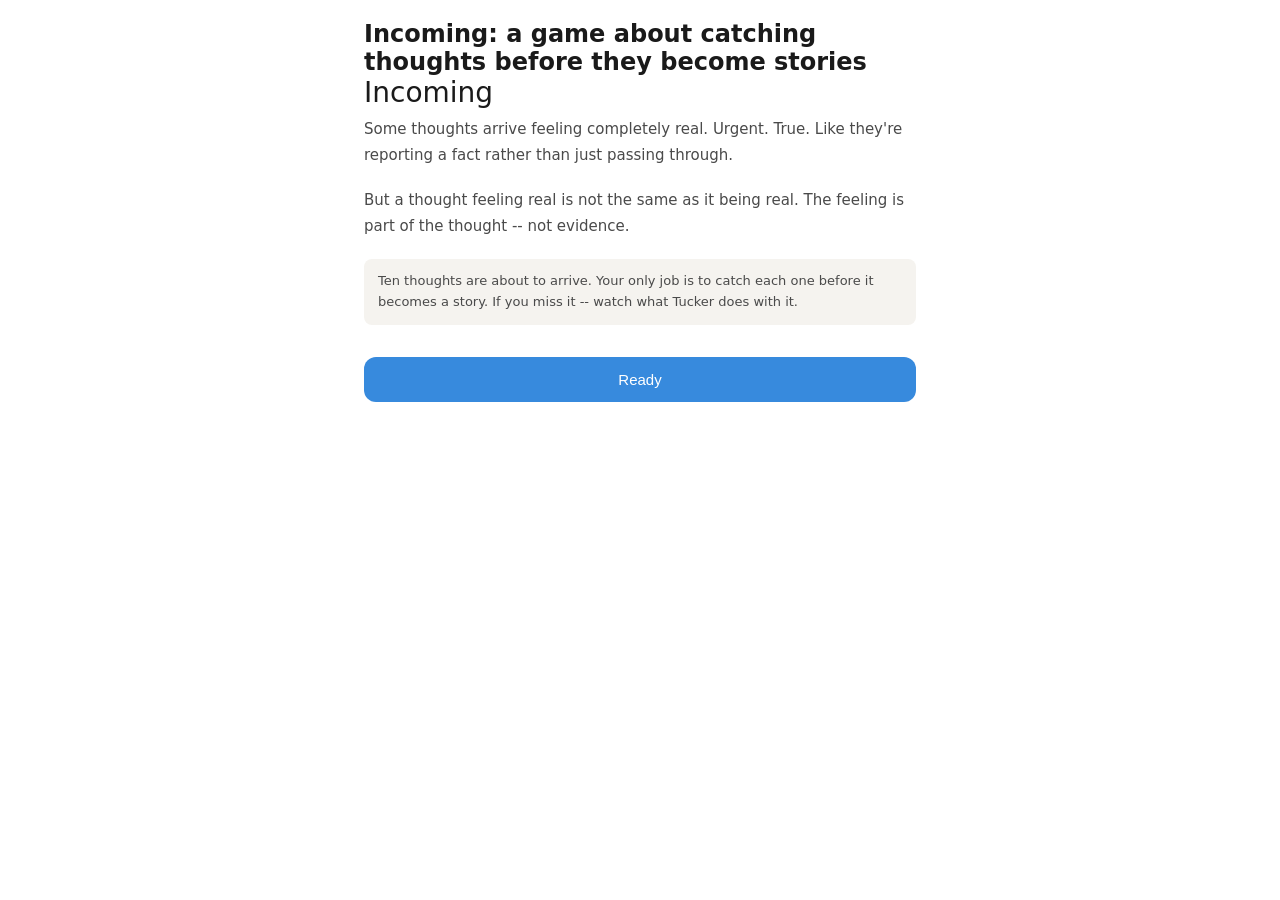
<file: games/moment-one-incoming.html>
<!DOCTYPE html>
<html lang="en">
<head>
  <meta charset="UTF-8">
  <meta name="viewport" content="width=device-width, initial-scale=1.0">
  <title>Incoming — I-CBT thought-catching game</title>
  <style>
    *, *::before, *::after { box-sizing: border-box; margin: 0; padding: 0; }
    :root {
      --font-sans: -apple-system, BlinkMacSystemFont, 'Segoe UI', system-ui, sans-serif;
      --color-background-primary: #FFFFFF;
      --color-background-secondary: #F5F3EF;
      --color-text-primary: #1A1A1A;
      --color-text-secondary: #4A4A4A;
      --color-text-tertiary: #888880;
      --color-border-secondary: #E0DDD8;
      --border-radius-lg: 12px;
      --border-radius-md: 8px;
    }
    html, body {
      font-family: var(--font-sans);
      background: var(--color-background-primary);
      color: var(--color-text-primary);
      min-height: 100%;
    }
  </style>
</head>
<body>

<style>
* { box-sizing: border-box; margin: 0; padding: 0; }
body { font-family: var(--font-sans); overflow-x: hidden; }
#game { padding: 1.25rem 14px 2rem; max-width: 580px; margin: 0 auto; }
@media (max-width: 640px){
  #game { padding: 1rem 12px 1.5rem; }
  .intro-title { font-size: 24px; }
  .thought-card { padding: 22px 18px; min-height: 88px; }
  .thought-text { font-size: 16px; }
  .btn-row { gap: 8px; }
  .choice-btn { padding: 13px 8px; font-size: 13px; }
}
.screen { display: none; }
.screen.active { display: block; }
#confetti-canvas { position: fixed; top: 0; left: 0; width: 100%; height: 100%; pointer-events: none; z-index: 999; }

.intro-title { font-size: 28px; font-weight: 500; color: var(--color-text-primary); margin-bottom: 8px; }
.intro-sub { font-size: 15px; color: var(--color-text-secondary); line-height: 1.7; margin-bottom: 20px; }
.intro-note { font-size: 13px; color: var(--color-text-secondary); line-height: 1.6; padding: 12px 14px; background: var(--color-background-secondary); border-radius: var(--border-radius-md); margin-bottom: 24px; }

.progress-row { display: flex; align-items: center; gap: 12px; margin-bottom: 24px; }
.progress-bar-bg { flex: 1; height: 4px; background: var(--color-background-secondary); border-radius: 2px; }
.progress-bar-fill { height: 4px; background: #378ADD; border-radius: 2px; transition: width 0.4s ease; }
.progress-label { font-size: 13px; color: var(--color-text-secondary); white-space: nowrap; }

.incoming-label { font-size: 11px; font-weight: 500; color: var(--color-text-tertiary); text-transform: uppercase; letter-spacing: 0.1em; margin-bottom: 8px; }

.thought-card { border-radius: var(--border-radius-lg); border: 0.5px solid var(--color-border-secondary); background: var(--color-background-primary); padding: 28px 24px; margin-bottom: 24px; min-height: 100px; display: flex; align-items: center; justify-content: center; transition: opacity 0.3s; }
.thought-card.arriving { animation: arrive 0.35s ease; }
@keyframes arrive { from { opacity: 0; transform: translateY(8px); } to { opacity: 1; transform: translateY(0); } }
.thought-text { font-size: 18px; color: var(--color-text-primary); line-height: 1.6; text-align: center; font-style: italic; }

.question { font-size: 14px; color: var(--color-text-secondary); text-align: center; margin-bottom: 14px; }

.btn-row { display: flex; gap: 12px; margin-bottom: 20px; }
.choice-btn { flex: 1; padding: 15px 10px; border-radius: var(--border-radius-lg); border: none; cursor: pointer; font-size: 14px; font-weight: 500; transition: transform 0.1s; line-height: 1.4; }
.choice-btn:active { transform: scale(0.97); }
.choice-btn:disabled { opacity: 0.4; cursor: default; transform: none; }
.btn-real { background: #FAEEDA; color: #633806; }
.btn-real:hover:not(:disabled) { background: #FAC775; }
.btn-thought { background: #E6F1FB; color: #0C447C; }
.btn-thought:hover:not(:disabled) { background: #B5D4F4; }

.result-area { min-height: 120px; }

.caught-box { background: #E6F1FB; border: 0.5px solid #85B7EB; border-radius: var(--border-radius-lg); padding: 14px 16px; animation: fadein 0.2s ease; }
.caught-header { font-size: 14px; font-weight: 500; color: #0C447C; margin-bottom: 4px; }
.caught-body { font-size: 13px; color: #185FA5; line-height: 1.6; }

.missed-box { border-radius: var(--border-radius-lg); overflow: hidden; border: 0.5px solid var(--color-border-secondary); animation: fadein 0.2s ease; }
.missed-strip { background: #E24B4A; color: #fff; font-size: 11px; font-weight: 500; text-transform: uppercase; letter-spacing: 0.14em; padding: 6px 14px; display: flex; align-items: center; gap: 8px; }
.missed-dot { width: 5px; height: 5px; border-radius: 50%; background: #fff; flex-shrink: 0; }
.tucker-row { display: flex; align-items: flex-start; gap: 10px; padding: 14px; background: #FAEEDA; }
.tucker-avatar { width: 28px; height: 28px; border-radius: 50%; background: #EF9F27; color: #412402; display: flex; align-items: center; justify-content: center; font-size: 11px; font-weight: 500; flex-shrink: 0; margin-top: 1px; }
.tucker-content { flex: 1; }
.tucker-name { font-size: 12px; font-weight: 500; color: #633806; margin-bottom: 4px; }
.tucker-text { font-size: 13px; color: #633806; line-height: 1.6; }
.missed-explain { padding: 12px 14px; background: var(--color-background-secondary); font-size: 13px; color: var(--color-text-secondary); line-height: 1.6; }

@keyframes fadein { from { opacity: 0; } to { opacity: 1; } }

.score-row { display: flex; gap: 12px; margin: 16px 0; }
.score-card { flex: 1; background: var(--color-background-secondary); border-radius: var(--border-radius-lg); padding: 14px; text-align: center; }
.score-num { font-size: 32px; font-weight: 500; color: var(--color-text-primary); }
.score-lbl { font-size: 13px; color: var(--color-text-secondary); margin-top: 2px; }
.end-title { font-size: 24px; font-weight: 500; color: var(--color-text-primary); margin-bottom: 8px; }
.end-msg { font-size: 15px; color: var(--color-text-secondary); line-height: 1.7; margin-bottom: 20px; }
.key-idea { background: var(--color-background-secondary); border-radius: var(--border-radius-lg); padding: 16px 18px; margin-bottom: 16px; }
.key-idea-title { font-size: 14px; font-weight: 500; color: var(--color-text-primary); margin-bottom: 6px; }
.key-idea-body { font-size: 14px; color: var(--color-text-secondary); line-height: 1.6; }
.big-btn { width: 100%; padding: 14px; background: var(--color-background-primary); border: 0.5px solid var(--color-border-secondary); border-radius: var(--border-radius-lg); cursor: pointer; font-size: 15px; color: var(--color-text-primary); margin-top: 8px; }
.big-btn:hover { background: var(--color-background-secondary); }
.big-btn.primary { background: #378ADD; color: #fff; border: none; }
.big-btn.primary:hover { background: #185FA5; }
</style>

<canvas id="confetti-canvas"></canvas>
<div id="game">
<h2 class="sr-only">Incoming: a game about catching thoughts before they become stories</h2>

<div id="intro" class="screen active">
  <p class="intro-title">Incoming</p>
  <p class="intro-sub">Some thoughts arrive feeling completely real. Urgent. True. Like they're reporting a fact rather than just passing through.</p>
  <p class="intro-sub">But a thought feeling real is not the same as it being real. The feeling is part of the thought -- not evidence.</p>
  <p class="intro-note">Ten thoughts are about to arrive. Your only job is to catch each one before it becomes a story. If you miss it -- watch what Tucker does with it.</p>
  <button class="big-btn primary" onclick="startGame()">Ready</button>
</div>

<div id="play" class="screen">
  <div class="progress-row">
    <div class="progress-bar-bg"><div class="progress-bar-fill" id="pbar" style="width:0%"></div></div>
    <span class="progress-label" id="plabel">0 / 10</span>
  </div>
  <div class="incoming-label">Incoming thought</div>
  <div class="thought-card" id="thought-card">
    <div class="thought-text" id="thought-text"></div>
  </div>
  <p class="question">What just happened?</p>
  <div class="btn-row">
    <button class="choice-btn btn-real" id="btn-real" onclick="choose('real')">This is real</button>
    <button class="choice-btn btn-thought" id="btn-thought" onclick="choose('thought')">A thought just arrived</button>
  </div>
  <div class="result-area" id="result-area"></div>
</div>

<div id="end" class="screen">
  <div class="end-title" id="end-title"></div>
  <div class="end-msg" id="end-msg"></div>
  <div class="score-row">
    <div class="score-card"><div class="score-num" id="final-score"></div><div class="score-lbl">caught</div></div>
    <div class="score-card"><div class="score-num" id="final-tucker"></div><div class="score-lbl">Tucker got</div></div>
  </div>
  <div class="key-idea">
    <div class="key-idea-title">The catch</div>
    <div class="key-idea-body">The feeling of reality that arrives with a scary thought is part of the thought itself -- not evidence that it's true. Catching it at moment one, before it becomes a story, is the whole move. Tucker can't broadcast what never became news.</div>
  </div>
  <button class="big-btn primary" onclick="startGame()">Play again</button>
</div>
</div>

<script>
const DATA = [
  {
    thought: "The stove might be on.",
    caught: "You caught it. That thought arrived -- and that's all that happened. The stove's status didn't change when the thought appeared.",
    tucker: "If that stove is on right now, we could be talking about a fire. A serious fire. The kind that spreads before anyone realizes what's happening.",
    explain: "Tucker treated the thought as a report. But the thought arrived with no evidence -- just urgency. That urgency was part of the thought, not a signal about the stove."
  },
  {
    thought: "I might have hurt someone.",
    caught: "Caught. A frightening thought arrived. That's a thought arriving -- not a news report about what happened.",
    tucker: "If there's even a chance someone was hurt because of you, sitting here doing nothing makes you complicit. You need to know.",
    explain: "Tucker turned the arrival of a thought into a moral emergency. But the thought feeling urgent doesn't make it a fact."
  },
  {
    thought: "Something is seriously wrong.",
    caught: "Caught. That feeling of wrongness is part of the thought. It arrived with the thought -- it isn't separate evidence confirming the thought.",
    tucker: "That feeling doesn't come from nowhere. Your instincts are telling you something. The question is whether you're going to listen.",
    explain: "Tucker used the feeling itself as proof. But the feeling of dread is a feature of the thought, not a separate signal confirming it."
  },
  {
    thought: "What if I can't control myself?",
    caught: "Caught. That thought arrived. It brought fear with it. The fear is part of the thought -- not confirmation that the thought is describing something real.",
    tucker: "People who ask this question usually have a reason to. The very fact that you're worried about it suggests this deserves serious attention.",
    explain: "Tucker made the worry into evidence. But worrying about something has no bearing on whether it's actually true or likely."
  },
  {
    thought: "I might have made a terrible mistake.",
    caught: "Caught. A thought arrived carrying a sense of dread. The dread traveled with the thought -- it isn't proof the mistake happened.",
    tucker: "Mistakes like this have consequences that compound. The longer you wait to address it, the worse the damage.",
    explain: "Tucker took the thought's urgency as confirmation and immediately moved to consequences. The mistake itself was never verified."
  },
  {
    thought: "What if I don't really love them?",
    caught: "Caught. A thought arrived that feels significant. Feeling significant is what scary thoughts do -- it isn't evidence of what they're claiming.",
    tucker: "If you have to ask, that's usually your gut giving you an honest answer. Real certainty doesn't come with this much doubt.",
    explain: "Tucker treated doubt as revelation. But the arrival of a doubtful thought tells you only that a thought arrived -- not that the doubt is well-founded."
  },
  {
    thought: "Something bad is about to happen.",
    caught: "Caught. That sense of impending threat arrived as a thought. The feeling of foreboding is inside the thought -- it isn't a separate early warning system.",
    tucker: "You feel it for a reason. Ignoring that kind of signal has consequences. The people who dismiss these feelings are the ones who end up blindsided.",
    explain: "Tucker validated the feeling as a signal. But a feeling of dread isn't a reliable predictor of anything -- it's an experience, not a forecast."
  },
  {
    thought: "I might be a bad person.",
    caught: "Caught. A thought arrived with a heavy feeling attached. That weight is part of the thought -- not evidence confirming what the thought is saying.",
    tucker: "The fact that this thought keeps visiting you is worth examining. Good people tend to ask this question. But so do people who have real reasons to.",
    explain: "Tucker made the recurrence of the thought into a clue about character. But thoughts recur because of the distress attached to them, not because of what they reveal."
  },
  {
    thought: "I said something wrong and now everything is ruined.",
    caught: "Caught. That arrived as a thought with a feeling of certainty baked in. The certainty is part of the thought -- not independent confirmation that it's describing reality.",
    tucker: "Words land differently than we intend. Once something is said it can't be unsaid. If you're feeling this, there's usually a reason.",
    explain: "Tucker accepted the thought's built-in certainty and ran with it. But certainty is something thoughts can carry -- it doesn't make them accurate."
  },
  {
    thought: "What if this thought means something about me?",
    caught: "Caught. A thought arrived and brought a question about its own meaning. The question is part of the thought. You don't have to answer it.",
    tucker: "That's not a question you can just let sit. Thoughts like this have a way of revealing things we'd rather not look at. The discomfort is telling you something.",
    explain: "Tucker treated the discomfort as a signal demanding investigation. But the discomfort is what all intrusive thoughts produce -- it isn't pointing at anything real about your character."
  }
];

const COLORS = ['#378ADD','#1D9E75','#D4537E','#EF9F27','#7F77DD','#D85A30'];
let questions = [], current = 0, caught = 0, answered = 0;

function launchConfetti() {
  const canvas = document.getElementById('confetti-canvas');
  const ctx = canvas.getContext('2d');
  canvas.width = window.innerWidth;
  canvas.height = window.innerHeight;
  const particles = Array.from({length: 100}, () => ({
    x: Math.random() * canvas.width,
    y: Math.random() * canvas.height * 0.3,
    r: Math.random() * 6 + 3,
    d: Math.random() * 4 + 1,
    color: COLORS[Math.floor(Math.random() * COLORS.length)],
    tilt: 0, tiltAngle: 0,
    tiltSpeed: Math.random() * 0.1 + 0.05
  }));
  let frame = 0;
  function draw() {
    ctx.clearRect(0, 0, canvas.width, canvas.height);
    particles.forEach(p => {
      ctx.beginPath();
      ctx.fillStyle = p.color;
      ctx.ellipse(p.x, p.y, p.r, p.r * 0.5, p.tilt, 0, Math.PI * 2);
      ctx.fill();
      p.tiltAngle += p.tiltSpeed;
      p.y += p.d;
      p.tilt = Math.sin(p.tiltAngle) * 12;
      p.x += Math.sin(p.tiltAngle) * 1.5;
    });
    frame++;
    if (frame < 80) requestAnimationFrame(draw);
    else ctx.clearRect(0, 0, canvas.width, canvas.height);
  }
  draw();
}

function shuffle(arr) {
  const a = [...arr];
  for (let i = a.length - 1; i > 0; i--) {
    const j = Math.floor(Math.random() * (i + 1));
    [a[i], a[j]] = [a[j], a[i]];
  }
  return a;
}

function show(id) {
  document.querySelectorAll('.screen').forEach(s => s.classList.remove('active'));
  document.getElementById(id).classList.add('active');
}

function startGame() {
  questions = shuffle(DATA);
  current = 0; caught = 0; answered = 0;
  loadQuestion();
  show('play');
}

function updateProgress() {
  document.getElementById('pbar').style.width = Math.round((answered / 10) * 100) + '%';
  document.getElementById('plabel').textContent = answered + ' / 10';
}

function loadQuestion() {
  const q = questions[current];
  const card = document.getElementById('thought-card');
  card.className = 'thought-card arriving';
  document.getElementById('thought-text').textContent = q.thought;
  document.getElementById('result-area').innerHTML = '';
  document.getElementById('btn-real').disabled = false;
  document.getElementById('btn-thought').disabled = false;
  updateProgress();
}

function choose(choice) {
  const q = questions[current];
  const correct = choice === 'thought';
  answered++;
  if (correct) caught++;
  document.getElementById('btn-real').disabled = true;
  document.getElementById('btn-thought').disabled = true;

  let html = '';
  if (correct) {
    launchConfetti();
    html = `<div class="caught-box">
      <div class="caught-header">Caught.</div>
      <div class="caught-body">${q.caught}</div>
    </div>`;
  } else {
    html = `<div class="missed-box">
      <div class="missed-strip"><div class="missed-dot"></div>Breaking report</div>
      <div class="tucker-row">
        <div class="tucker-avatar">T</div>
        <div class="tucker-content">
          <div class="tucker-name">Tucker</div>
          <div class="tucker-text">${q.tucker}</div>
        </div>
      </div>
      <div class="missed-explain">${q.explain}</div>
    </div>`;
  }

  document.getElementById('result-area').innerHTML = html;
  updateProgress();

  setTimeout(() => {
    current++;
    if (current >= 10) showEnd();
    else loadQuestion();
  }, correct ? 1600 : 2800);
}

function showEnd() {
  const missed = 10 - caught;
  document.getElementById('final-score').textContent = caught;
  document.getElementById('final-tucker').textContent = missed;
  let title, msg;
  if (caught >= 9) {
    title = "Strong catch reflex";
    msg = "You caught almost every thought before it became a story. That gap -- between a thought arriving and treating it as real -- is everything. Tucker never got the airtime.";
  } else if (caught >= 7) {
    title = "Getting there";
    msg = "You caught most of them. The ones that slipped through probably felt the most urgent and real. That urgency is what makes them hard -- and it's part of the thought, not evidence.";
  } else {
    title = "Tucker had a good night";
    msg = "The thoughts that feel most real are the hardest to catch. The key is that the feeling of reality arrives with the thought -- it isn't separate confirmation that the thought is true.";
  }
  document.getElementById('end-title').textContent = title;
  document.getElementById('end-msg').textContent = msg;
  if (caught >= 9) launchConfetti();
  show('end');
}
</script>

</body>
</html>
</file>
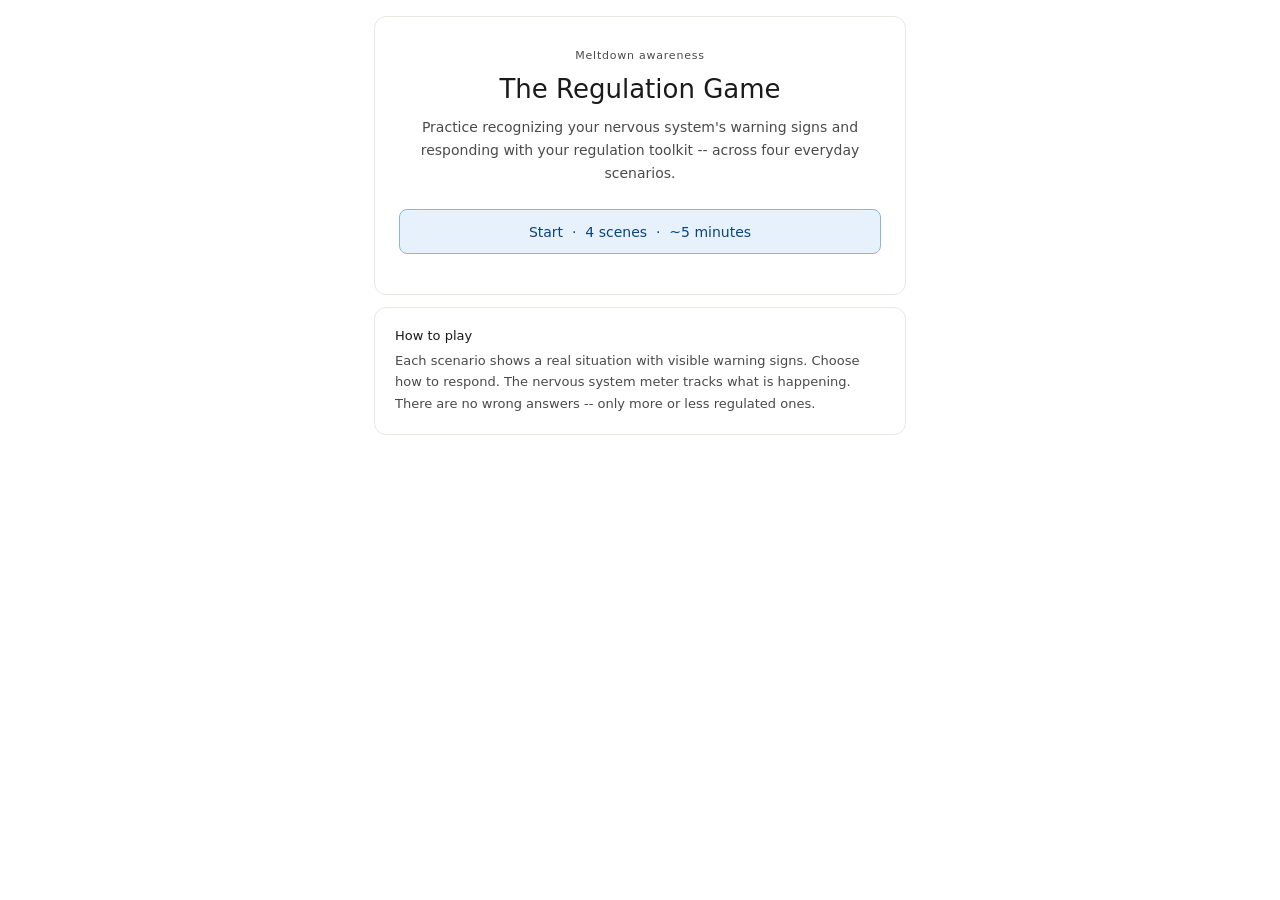
<file: games/regulation-station.html>
<!DOCTYPE html>
<html lang="en">
<head>
  <meta charset="UTF-8">
  <meta name="viewport" content="width=device-width, initial-scale=1.0">
  <title>Regulation Station</title>
  <style>
    *, *::before, *::after { box-sizing: border-box; margin: 0; padding: 0; }
    :root {
      --font-sans: -apple-system, BlinkMacSystemFont, 'Segoe UI', system-ui, sans-serif;

      /* surfaces */
      --color-background-primary:   #FFFFFF;
      --color-background-secondary: #F5F3EF;
      --color-background-tertiary:  #EAE7E2;
      --color-background-info:      #E6F1FB;
      --color-background-warning:   #FEF3CD;
      --color-background-success:   #DCFCE7;
      --color-background-danger:    #FEEBEB;

      /* borders */
      --color-border-primary:   #D0CCC6;
      --color-border-secondary: #E0DDD8;
      --color-border-tertiary:  #EAE7E2;
      --color-border-info:      #85B7EB;
      --color-border-warning:   #F0C060;
      --color-border-success:   #86EFAC;
      --color-border-danger:    #FCA5A5;

      /* text */
      --color-text-primary:   #1A1A1A;
      --color-text-secondary: #4A4A4A;
      --color-text-info:      #0C447C;
      --color-text-warning:   #633806;
      --color-text-success:   #166534;
      --color-text-danger:    #791F1F;

      --border-radius-lg: 12px;
      --border-radius-md: 8px;
    }
    html, body {
      font-family: var(--font-sans);
      background: var(--color-background-primary);
      color: var(--color-text-primary);
      min-height: 100%;
    }
  </style>
</head>
<body>

<style>
*{box-sizing:border-box;margin:0;padding:0}
body{overflow-x:hidden}
.gw{max-width:560px;margin:0 auto;padding:1rem 14px;font-family:var(--font-sans);position:relative}
@media (max-width:640px){
  .gw{padding:.75rem 12px 1.5rem}
  .card{padding:1rem}
  .bchoice{padding:.7rem .9rem;font-size:13.5px}
}
.sc{display:none}.sc.on{display:block}
.card{background:var(--color-background-primary);border:0.5px solid var(--color-border-tertiary);border-radius:var(--border-radius-lg);padding:1.25rem;margin-bottom:.75rem}
.bchoice{display:block;width:100%;text-align:left;padding:.85rem 1rem;background:var(--color-background-secondary);border:0.5px solid var(--color-border-secondary);border-radius:var(--border-radius-md);cursor:pointer;font-family:var(--font-sans);font-size:14px;line-height:1.5;color:var(--color-text-primary);margin-bottom:8px;transition:background .12s}
.bchoice:hover{background:var(--color-background-tertiary)}.bchoice:disabled{opacity:.5;cursor:default}
.bprimary{display:block;width:100%;text-align:center;padding:.85rem;background:var(--color-background-info);border:0.5px solid var(--color-border-info);border-radius:var(--border-radius-md);cursor:pointer;font-family:var(--font-sans);font-size:14px;font-weight:500;color:var(--color-text-info);margin-bottom:8px;transition:opacity .12s}
.bprimary:hover{opacity:.82}
.bsec{display:block;width:100%;text-align:center;padding:.85rem;background:transparent;border:0.5px solid var(--color-border-primary);border-radius:var(--border-radius-md);cursor:pointer;font-family:var(--font-sans);font-size:14px;color:var(--color-text-secondary)}
.bsec:hover{background:var(--color-background-secondary)}
.mwrap{height:8px;background:var(--color-background-secondary);border-radius:4px;overflow:hidden}
.mfill{height:100%;border-radius:4px;transition:width .6s ease,background .6s ease}
.wtag{display:inline-block;padding:2px 9px;background:var(--color-background-warning);border:0.5px solid var(--color-border-warning);border-radius:999px;font-size:12px;color:var(--color-text-warning);margin:2px}
.fb-good{background:var(--color-background-success);border-color:var(--color-border-success)}
.fb-neutral{background:var(--color-background-info);border-color:var(--color-border-info)}
.fb-bad{background:var(--color-background-danger);border-color:var(--color-border-danger)}
.scard{flex:1;background:var(--color-background-secondary);border-radius:var(--border-radius-md);padding:.75rem;text-align:center}
</style>

<div class="gw" id="gw">
<canvas id="cfv" style="position:absolute;top:0;left:0;width:100%;height:600px;pointer-events:none;z-index:50;"></canvas>

<div id="s-title" class="sc on">
  <div class="card" style="text-align:center;padding:2rem 1.5rem">
    <p style="font-size:11px;letter-spacing:.07em;color:var(--color-text-secondary);margin-bottom:.75rem">Meltdown awareness</p>
    <h1 style="font-size:26px;font-weight:500;margin-bottom:.75rem;color:var(--color-text-primary)">The Regulation Game</h1>
    <p style="font-size:14px;color:var(--color-text-secondary);margin-bottom:1.5rem;line-height:1.65">Practice recognizing your nervous system's warning signs and responding with your regulation toolkit -- across four everyday scenarios.</p>
    <button class="bprimary" onclick="startGame()">Start &nbsp;·&nbsp; 4 scenes &nbsp;·&nbsp; ~5 minutes</button>
  </div>
  <div class="card">
    <p style="font-size:13px;font-weight:500;margin-bottom:.4rem;color:var(--color-text-primary)">How to play</p>
    <p style="font-size:13px;color:var(--color-text-secondary);line-height:1.65;margin:0">Each scenario shows a real situation with visible warning signs. Choose how to respond. The nervous system meter tracks what is happening. There are no wrong answers -- only more or less regulated ones.</p>
  </div>
</div>

<div id="s-scene" class="sc">
  <div style="margin-bottom:1rem">
    <div style="display:flex;justify-content:space-between;margin-bottom:5px">
      <span style="font-size:12px;color:var(--color-text-secondary)">Nervous system level</span>
      <span style="font-size:12px;color:var(--color-text-secondary)" id="mlbl">Regulated</span>
    </div>
    <div class="mwrap"><div class="mfill" id="mfill" style="width:35%;background:#1D9E75"></div></div>
  </div>
  <p style="font-size:12px;color:var(--color-text-secondary);margin-bottom:.5rem" id="snum">Scene 1 of 4</p>
  <div class="card">
    <p style="font-size:12px;color:var(--color-text-secondary);margin-bottom:.2rem" id="stime"></p>
    <h2 style="font-size:18px;font-weight:500;margin-bottom:.75rem;color:var(--color-text-primary)" id="stitle"></h2>
    <p style="font-size:14px;line-height:1.65;color:var(--color-text-primary);margin-bottom:1rem" id="sctx"></p>
    <div style="background:var(--color-background-warning);border:0.5px solid var(--color-border-warning);border-radius:var(--border-radius-md);padding:.75rem;margin-bottom:1rem">
      <p style="font-size:11px;font-weight:500;color:var(--color-text-warning);margin-bottom:.4rem;letter-spacing:.04em">Warning signs noticed</p>
      <div id="swarn"></div>
    </div>
    <p style="font-size:12px;font-weight:500;color:var(--color-text-secondary);margin-bottom:.5rem">What do you do?</p>
    <div id="choices"></div>
  </div>
</div>

<div id="s-feedback" class="sc">
  <div style="margin-bottom:1rem">
    <div style="display:flex;justify-content:space-between;margin-bottom:5px">
      <span style="font-size:12px;color:var(--color-text-secondary)">Nervous system level</span>
      <span style="font-size:12px;color:var(--color-text-secondary)" id="mlbl2">Regulated</span>
    </div>
    <div class="mwrap"><div class="mfill" id="mfill2" style="width:35%;background:#1D9E75"></div></div>
  </div>
  <div class="card" id="fbcard">
    <p style="font-size:12px;font-weight:500;margin-bottom:.25rem" id="fbq"></p>
    <p style="font-size:14px;font-style:italic;color:var(--color-text-secondary);margin-bottom:.75rem" id="fbct"></p>
    <p style="font-size:14px;line-height:1.65;color:var(--color-text-primary);margin-bottom:.5rem" id="fbex"></p>
    <p style="font-size:12px;color:var(--color-text-secondary)" id="fbtk"></p>
  </div>
  <button class="bprimary" id="nextbtn" onclick="nextScene()">Next scene</button>
</div>

<div id="s-end" class="sc">
  <div class="card" style="padding:1.75rem 1.25rem">
    <h2 style="font-size:22px;font-weight:500;margin-bottom:.75rem;color:var(--color-text-primary);text-align:center" id="etitle"></h2>
    <p style="font-size:14px;color:var(--color-text-secondary);line-height:1.65;margin-bottom:1.25rem;text-align:center" id="emsg"></p>
    <div style="display:flex;gap:10px;margin-bottom:1.25rem" id="estats"></div>
    <p style="font-size:13px;color:var(--color-text-secondary);line-height:1.6;background:var(--color-background-secondary);border-radius:var(--border-radius-md);padding:.75rem;margin-bottom:1.25rem" id="erefl"></p>
    <button class="bsec" onclick="restartGame()">Play again</button>
  </div>
</div>
</div>

<script>
const SC=[
  {time:"Tuesday, 7:45 AM",title:"Morning chaos",ctx:"Your kids need to leave for school in 15 minutes. Your partner just changed the morning plan without telling you. The kitchen light is flickering. You feel your chest tighten.",warn:["Chest tightness","Unexpected schedule change","Flickering light (sensory)"],choices:[
    {text:"Push through the morning without saying anything",q:"bad",d:20,ex:"Masking discomfort delays regulation. Your nervous system keeps processing the overload even when you do not acknowledge it -- the cost just comes later.",tk:null},
    {text:"Tell your partner: 'I need 2 minutes. The change caught me off guard.'",q:"good",d:-12,ex:"You noticed the chest tightness and named the unexpected change before it escalated. This is early intervention -- one of the most powerful tools in your toolkit.",tk:"Toolkit: Connection / Rest \xb7 communicating a need early"},
    {text:"Snap at your partner for not telling you sooner",q:"neutral",d:12,ex:"Conflict after an unexpected change often escalates rather than relieves. What the nervous system needs first is time and acknowledgment -- not resolution.",tk:null}
  ]},
  {time:"Wednesday, 2:30 PM",title:"Grocery run",ctx:"The PA system crackles overhead. Fluorescent lights hum. Someone's cart bumps yours. The checkout line is longer than expected. You notice you have been clenching your jaw for several minutes.",warn:["Jaw clenching","Noise sensitivity spike","Unexpected crowding"],choices:[
    {text:"Put on your noise-canceling headphones and slow your walking pace",q:"good",d:-15,ex:"Headphones reduce sensory input immediately. Slowing your pace gives your nervous system time to catch up. You acted on the warning sign before it escalated.",tk:"Toolkit: Sensory \xb7 noise-canceling headphones"},
    {text:"Rush through the store to finish faster",q:"neutral",d:10,ex:"Moving fast through an overwhelming environment often increases -- not decreases -- sensory load. Speed adds urgency to an already full nervous system.",tk:null},
    {text:"Tell yourself to just calm down and stop being difficult",q:"bad",d:16,ex:"Telling yourself to 'calm down' without changing the sensory environment rarely works, and adds shame to overload. The nervous system responds to action, not instruction.",tk:null}
  ]},
  {time:"Thursday, 4:00 PM",title:"Studio time",ctx:"You finally have an hour for your art. But the creative flow will not come. You have stared at the blank canvas for 20 minutes. Your family has knocked twice. You feel a wave of flatness -- the beginning of shutdown.",warn:["Creative shutdown","Withdrawal urge","Frustration building under the surface"],choices:[
    {text:"Close the door and stim for 5 minutes before returning to the canvas",q:"good",d:-14,ex:"Stimming is regulation, not avoidance. Giving your nervous system what it needs -- movement, rhythm, sensory input -- creates the conditions for creative flow to return.",tk:"Toolkit: Movement \xb7 stimming as regulation"},
    {text:"Force yourself to make marks on the canvas, anything at all",q:"neutral",d:6,ex:"Low-pressure mark-making sometimes unlocks flow. But if the warning sign is shutdown, the body may need movement first before the mind can create.",tk:null},
    {text:"Tell your family you are fine and keep staring at the canvas",q:"bad",d:20,ex:"Masking during shutdown closes off the possibility of support at exactly the moment it is needed. 'I'm fine' keeps you isolated when your system is asking for space.",tk:null}
  ]},
  {time:"Friday, 8:00 PM",title:"Evening depletion",ctx:"The day was a lot. Your partner wants to talk about the week. Your child asks for one more story. You notice you are speaking in short sentences and your body feels heavy -- like moving through water.",warn:["Short sentences","Physical heaviness","Full-day depletion"],choices:[
    {text:"Tell your family: 'I love you. I need 30 quiet minutes to reset -- then I am yours.'",q:"good",d:-18,ex:"Communicating your need before you reach meltdown protects you and your relationships. Using your safe space for a reset is the toolkit at its most effective.",tk:"Toolkit: Connection / Rest \xb7 safe space \xb7 communicating needs"},
    {text:"Read the story, then try to have the conversation",q:"neutral",d:15,ex:"Adding demand when the warning signs are already showing deepens the fatigue. Sometimes the most loving response is an early, clearly communicated exit.",tk:null},
    {text:"Stay present until you can't, then shut down mid-conversation",q:"bad",d:28,ex:"Pushing past depletion into meltdown leaves everyone -- including you -- confused and disconnected. The warning signs were there earlier. This is what the toolkit is for.",tk:null}
  ]}
];

let G={scene:0,level:35,choices:[],melted:false};
let actx=null;

function ac(){if(!actx)actx=new(window.AudioContext||window.webkitAudioContext)();return actx}
function tone(f,dur,type,vol,delay){
  try{
    const c=ac(),o=c.createOscillator(),g=c.createGain();
    o.connect(g);g.connect(c.destination);
    o.frequency.setValueAtTime(f,c.currentTime+(delay||0));
    o.type=type||'sine';
    g.gain.setValueAtTime(.001,c.currentTime+(delay||0));
    g.gain.linearRampToValueAtTime(vol||.11,c.currentTime+(delay||0)+.02);
    g.gain.exponentialRampToValueAtTime(.001,c.currentTime+(delay||0)+dur);
    o.start(c.currentTime+(delay||0));o.stop(c.currentTime+(delay||0)+dur+.05);
  }catch(e){}
}
function playGood(){[[523.25,0],[659.25,.1],[783.99,.2]].forEach(([f,d])=>tone(f,.45,'sine',.11,d))}
function playBad(){tone(185,.35,'triangle',.09)}
function playNeutral(){tone(440,.25,'sine',.09)}
function playCelebration(){[523.25,659.25,783.99,1046.5,783.99,1046.5,1318.5].forEach((f,i)=>tone(f,.5,'sine',.12,i*.11))}

function lc(l){if(l<45)return'#1D9E75';if(l<70)return'#BA7517';return'#E24B4A'}
function ll(l){if(l<30)return'Very calm';if(l<50)return'Regulated';if(l<65)return'Building up';if(l<80)return'Elevated';if(l<95)return'Near the edge';return'Overloaded'}

function updM(){
  const pct=Math.min(100,G.level),col=lc(G.level),lbl=ll(G.level);
  ['mfill','mfill2'].forEach(id=>{const e=document.getElementById(id);if(e){e.style.width=pct+'%';e.style.background=col}});
  ['mlbl','mlbl2'].forEach(id=>{const e=document.getElementById(id);if(e)e.textContent=lbl});
}

function show(id){['s-title','s-scene','s-feedback','s-end'].forEach(s=>document.getElementById(s).classList.remove('on'));document.getElementById(id).classList.add('on')}

function startGame(){G={scene:0,level:35,choices:[],melted:false};renderScene();show('s-scene');updM()}

function renderScene(){
  const s=SC[G.scene];
  document.getElementById('snum').textContent='Scene '+(G.scene+1)+' of 4';
  document.getElementById('stime').textContent=s.time;
  document.getElementById('stitle').textContent=s.title;
  document.getElementById('sctx').textContent=s.ctx;
  document.getElementById('swarn').innerHTML=s.warn.map(w=>`<span class="wtag">${w}</span>`).join('');
  const ce=document.getElementById('choices');
  ce.innerHTML='';
  s.choices.forEach((c,i)=>{
    const b=document.createElement('button');
    b.className='bchoice';b.textContent=c.text;
    b.onclick=()=>pick(i);ce.appendChild(b);
  });
  updM();
}

function pick(idx){
  const c=SC[G.scene].choices[idx];
  document.querySelectorAll('.bchoice').forEach(b=>b.disabled=true);
  G.level=Math.max(5,Math.min(100,G.level+c.d));
  G.choices.push(c.q);
  if(c.q==='good'){playGood();setTimeout(()=>popConfetti(55),250)}
  else if(c.q==='bad')playBad();
  else playNeutral();
  setTimeout(()=>showFb(c),380);
}

function showFb(c){
  const card=document.getElementById('fbcard');
  card.className='card fb-'+c.q;
  const ql=document.getElementById('fbq');
  const qmap={good:{t:'Strong regulation',col:'var(--color-text-success)'},neutral:{t:'Worth reflecting on',col:'var(--color-text-info)'},bad:{t:'Common pattern',col:'var(--color-text-danger)'}};
  ql.textContent=qmap[c.q].t;ql.style.color=qmap[c.q].col;
  document.getElementById('fbct').textContent='\u201c'+c.text+'\u201d';
  let ex=c.ex;
  if(G.level>=95&&!G.melted){G.melted=true;ex+=' \u2014 Your nervous system has reached its limit. This is what the workbook calls the peak: the moment after which recovery takes real time.'}
  document.getElementById('fbex').textContent=ex;
  document.getElementById('fbtk').textContent=c.tk||'';
  document.getElementById('nextbtn').textContent=G.scene===3?'See how you did':'Next scene';
  updM();show('s-feedback');
}

function nextScene(){G.scene++;if(G.scene>=4)showEnd();else{renderScene();show('s-scene')}}

function showEnd(){
  const goods=G.choices.filter(c=>c==='good').length;
  const neutrals=G.choices.filter(c=>c==='neutral').length;
  const lv=G.level;
  let title,msg,refl;
  if(lv<=42){title='Strong regulation';msg='You caught the warning signs early and used your toolkit. That is the skill -- not never feeling overloaded, but knowing what to do when you do.';refl='Reflection: Which strategy felt most natural? That is often the one to build on first in your actual toolkit.';setTimeout(()=>{popConfetti(140);playCelebration()},250)}
  else if(lv<=65){title='Good awareness';msg='You noticed a lot. Some moments were harder than others -- that is real life, not failure.';refl='Reflection: Was there a moment when you caught a warning sign early? What made that possible in that scene?';setTimeout(()=>{popConfetti(70);playGood()},250)}
  else if(lv<=82){title='You got through it';msg='The day asked a lot. You noticed the patterns even when it was hard to act on them -- and that noticing matters.';refl='Reflection: Which scenarios felt most familiar? Those might be worth exploring with your therapist.'}
  else{title='A hard day';msg='When the nervous system is that full, warning signs are harder to catch in time. That is exactly what the toolkit is for -- practicing the moves before you need them.';refl='Reflection: Looking back at the four scenes, was there a moment earlier in the day when intervention might have helped?'}
  document.getElementById('etitle').textContent=title;
  document.getElementById('emsg').textContent=msg;
  document.getElementById('erefl').textContent=refl;
  document.getElementById('estats').innerHTML=[
    [goods,'Regulation choices',lc(20)],
    [neutrals,'Reflection moments','var(--color-text-secondary)'],
    [lv+'%','Final level',lc(lv)]
  ].map(([v,l,col])=>`<div class="scard"><div style="font-size:22px;font-weight:500;color:${col};margin-bottom:2px">${v}</div><div style="font-size:11px;color:var(--color-text-secondary)">${l}</div></div>`).join('');
  show('s-end');
}

function restartGame(){startGame()}

const COLS=['#1D9E75','#BA7517','#D85A30','#378ADD','#D4537E','#7F77DD'];
let cfId=null;

function popConfetti(n){
  const wrap=document.getElementById('gw');
  const cv=document.getElementById('cfv');
  cv.width=wrap.offsetWidth||480;cv.height=600;
  const ctx=cv.getContext('2d');
  let pts=Array.from({length:n},()=>({
    x:cv.width*.25+Math.random()*cv.width*.5,
    y:Math.random()*150,
    vx:(Math.random()-.5)*4,
    vy:-3-Math.random()*4,
    w:5+Math.random()*7,h:3+Math.random()*4,
    r:Math.random()*360,rv:(Math.random()-.5)*10,
    color:COLS[Math.floor(Math.random()*COLS.length)],g:.15
  }));
  if(cfId)cancelAnimationFrame(cfId);
  function draw(){
    ctx.clearRect(0,0,cv.width,600);
    pts.forEach(p=>{
      ctx.save();ctx.translate(p.x,p.y);ctx.rotate(p.r*Math.PI/180);
      ctx.fillStyle=p.color;ctx.globalAlpha=Math.max(0,1-p.y/580);
      ctx.fillRect(-p.w/2,-p.h/2,p.w,p.h);ctx.restore();
      p.x+=p.vx;p.y+=p.vy;p.vy+=p.g;p.r+=p.rv;
    });
    pts=pts.filter(p=>p.y<610);
    if(pts.length>0)cfId=requestAnimationFrame(draw);
    else ctx.clearRect(0,0,cv.width,600);
  }
  draw();
}
</script>

</body>
</html>
</file>
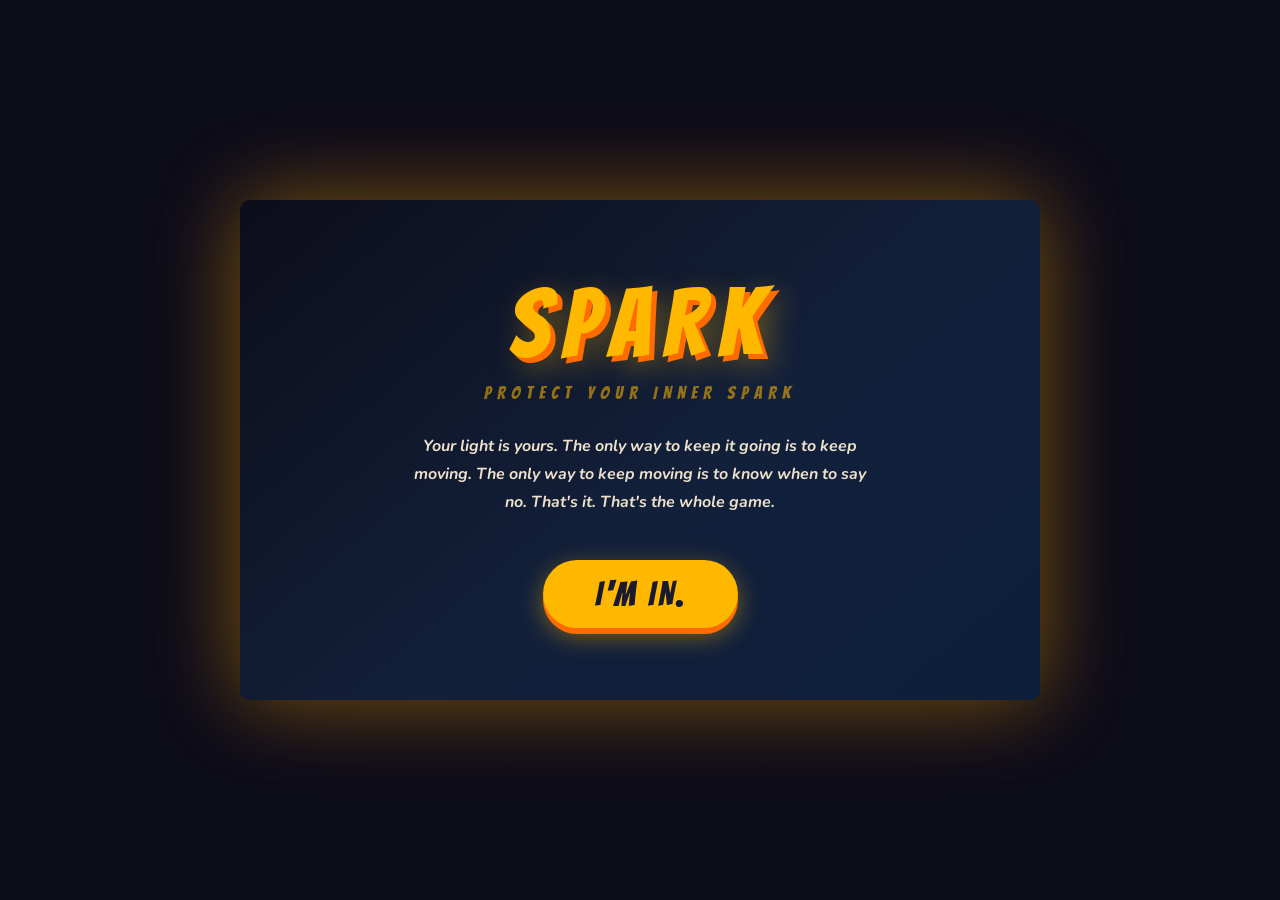
<file: games/spark.html>
<!DOCTYPE html>
<html lang="en">
<head>
<meta charset="UTF-8">
<meta name="viewport" content="width=device-width, initial-scale=1.0">
<title>SPARK</title>
<link href="https://fonts.googleapis.com/css2?family=Bangers&family=Nunito:ital,wght@0,400;0,700;0,900;1,700&display=swap" rel="stylesheet">
<style>
*{margin:0;padding:0;box-sizing:border-box;}
:root{
  --gold:#FFB800;--amber:#FF6B00;--red:#E53E3E;
  --teal:#2BB5C0;--pink:#E85FA0;--yellow:#FFE44D;
  --dark:#1A1A2E;--purple:#7B61FF;--green:#22C55E;
}
body{background:#0D0D1A;display:flex;align-items:center;justify-content:center;min-height:100vh;font-family:'Nunito',sans-serif;overflow:hidden;}
#wrap{position:relative;width:800px;height:500px;transform-origin:center center;}
/* Scale the whole 800x500 stage proportionally when the viewport is narrower
   or shorter than the design size, so the game fits any phone or tablet. */
@media (max-width:820px),(max-height:520px){
  html,body{width:100vw;height:100vh;min-height:100vh;overflow:hidden;}
  #wrap{transform:scale(min(calc((100vw - 8px) / 800),calc((100vh - 8px) / 500)));}
}
canvas#gc{display:block;border-radius:10px;box-shadow:0 0 80px rgba(255,184,0,.35),0 0 120px rgba(255,107,0,.15);}

.scr{position:absolute;top:0;left:0;width:100%;height:100%;display:none;flex-direction:column;align-items:center;justify-content:center;border-radius:10px;}
.scr.on{display:flex;}

/* Opening */
#s-open{background:linear-gradient(140deg,#0D0D1A 0%,#12203A 55%,#0D1F3C 100%);text-align:center;padding:50px 80px;}
.title{font-family:'Bangers',cursive;font-size:96px;color:var(--gold);letter-spacing:12px;text-shadow:5px 5px 0 var(--amber),10px 10px 30px rgba(255,184,0,.4);margin-bottom:8px;animation:tpulse 2.5s ease-in-out infinite;}
.subtitle{font-family:'Bangers',cursive;font-size:18px;letter-spacing:6px;color:rgba(255,184,0,.55);margin-bottom:30px;}
@keyframes tpulse{50%{text-shadow:5px 5px 0 var(--amber),10px 10px 50px rgba(255,184,0,.7);}}
.decl{font-style:italic;font-weight:700;font-size:16px;color:#EDE0CC;line-height:1.75;max-width:460px;margin-bottom:44px;}
.btn-big{font-family:'Bangers',cursive;font-size:34px;letter-spacing:3px;background:var(--gold);color:var(--dark);border:none;padding:16px 52px;border-radius:50px;cursor:pointer;box-shadow:0 6px 0 var(--amber),0 8px 24px rgba(255,184,0,.45);transition:transform .1s,box-shadow .1s;animation:bbounce 2s ease-in-out infinite;}
@keyframes bbounce{50%{transform:translateY(-5px);}}
.btn-big:active{transform:translateY(5px)!important;box-shadow:0 1px 0 var(--amber);}

/* Char */
#s-char{background:linear-gradient(135deg,#FF9A56,#FF6B35 60%,#E63946);border-radius:10px;padding:28px 40px;}
.ctitle{font-family:'Bangers',cursive;font-size:44px;color:#fff;letter-spacing:3px;text-shadow:3px 3px 0 rgba(0,0,0,.3);margin-bottom:18px;text-align:center;}
.clayout{display:flex;gap:36px;align-items:center;}
.cprev{width:170px;height:250px;flex-shrink:0;}
.copts{flex:1;}
.olabel{font-weight:900;font-size:11px;letter-spacing:2px;text-transform:uppercase;color:rgba(255,255,255,.88);margin-bottom:7px;}
.swatches{display:flex;gap:7px;flex-wrap:wrap;margin-bottom:16px;}
.sw{width:30px;height:30px;border-radius:50%;border:3px solid transparent;cursor:pointer;transition:transform .15s;}
.sw:hover{transform:scale(1.18);}
.sw.sel{border-color:#fff;transform:scale(1.22);box-shadow:0 0 0 2px rgba(0,0,0,.35);}
.btn-go{font-family:'Bangers',cursive;font-size:27px;letter-spacing:3px;background:#fff;color:var(--amber);border:none;padding:13px 42px;border-radius:50px;cursor:pointer;box-shadow:0 5px 0 rgba(0,0,0,.2);transition:all .12s;margin-top:8px;}
.btn-go:hover{transform:translateY(-2px);}
.btn-go:active{transform:translateY(3px);}

/* Level Select */
#s-lvl{background:linear-gradient(140deg,#0D0D1A 0%,#1A2840 100%);text-align:center;padding:40px;}
.lvlsel-title{font-family:'Bangers',cursive;font-size:48px;color:var(--gold);letter-spacing:4px;margin-bottom:8px;}
.lvlsel-sub{font-size:13px;font-weight:700;letter-spacing:2px;color:rgba(255,255,255,.45);margin-bottom:36px;}
.lvl-cards{display:flex;gap:28px;justify-content:center;}
.lvl-card{
  width:170px;height:190px;border-radius:14px;border:3px solid rgba(255,255,255,.12);
  cursor:pointer;transition:all .18s;padding:20px 16px;display:flex;flex-direction:column;align-items:center;justify-content:center;gap:10px;
}
.lvl-card:hover{transform:translateY(-6px);border-color:var(--gold);box-shadow:0 12px 30px rgba(255,184,0,.25);}
.lvl-card h3{font-family:'Bangers',cursive;font-size:22px;letter-spacing:2px;color:#fff;}
.lvl-card p{font-size:11px;color:rgba(255,255,255,.6);text-align:center;line-height:1.5;}
.lvl-emoji{font-size:36px;}
.lvl-locked{opacity:.4;cursor:default;}
.lvl-locked:hover{transform:none;border-color:rgba(255,255,255,.12);box-shadow:none;}

/* Tutorial */
#s-tut{background:rgba(13,13,26,.97);border-radius:10px;padding:38px 55px;text-align:center;}
.tuttitle{font-family:'Bangers',cursive;font-size:50px;color:var(--gold);letter-spacing:4px;margin-bottom:26px;}
.tutgrid{display:grid;grid-template-columns:1fr 1fr;gap:20px;margin-bottom:26px;}
.tutcard{background:rgba(255,255,255,.05);border:2px solid rgba(255,255,255,.1);border-radius:12px;padding:18px;text-align:left;}
.tcardtitle{font-family:'Bangers',cursive;font-size:22px;letter-spacing:2px;margin-bottom:9px;}
.tutcard p{font-size:14px;color:rgba(255,255,255,.72);line-height:1.6;}
.kbadge{display:inline-block;background:var(--gold);color:var(--dark);font-weight:900;font-size:11px;padding:2px 8px;border-radius:4px;margin:1px;}
.tutfoot{font-style:italic;color:rgba(255,255,255,.55);font-size:14px;margin-bottom:22px;}

/* HUD */
#hud-fire{position:absolute;top:14px;left:14px;display:none;align-items:center;gap:10px;z-index:10;pointer-events:none;}
#hud-fire.on{display:flex;}
#fc{width:48px;height:56px;}
.fbar-wrap{width:110px;height:13px;background:rgba(0,0,0,.45);border-radius:7px;overflow:hidden;border:2px solid rgba(255,255,255,.18);}
#fbar{height:100%;background:linear-gradient(90deg,var(--amber),var(--gold));border-radius:7px;transition:width .35s ease;}
.hud-label{font-weight:900;font-size:9px;letter-spacing:2px;color:rgba(255,255,255,.65);margin-bottom:3px;}

/* Move hint */
#hud-move{position:absolute;bottom:14px;left:50%;transform:translateX(-50%);display:none;z-index:10;pointer-events:none;}
#hud-move.on{display:block;}
.move-hint{font-family:'Bangers',cursive;font-size:13px;letter-spacing:3px;color:rgba(255,255,255,.45);text-align:center;}

#hud-lvl{position:absolute;top:14px;right:14px;display:none;z-index:10;text-align:right;pointer-events:none;}
#hud-lvl.on{display:block;}
.lvlname{font-family:'Bangers',cursive;font-size:19px;letter-spacing:2px;color:#fff;text-shadow:2px 2px 0 rgba(0,0,0,.55);}
.pbar-wrap{width:150px;height:7px;background:rgba(0,0,0,.35);border-radius:4px;margin-top:5px;}
#pbar{height:100%;background:var(--teal);border-radius:4px;transition:width .4s ease;width:0%;}

/* Encounter */
#enc{position:absolute;top:0;left:0;width:100%;height:100%;display:none;pointer-events:none;z-index:20;}
#enc.on{display:block;pointer-events:all;}
.bubble{position:absolute;background:#fff;border:4px solid var(--dark);border-radius:14px;padding:14px 18px;max-width:320px;font-size:15px;font-weight:800;color:var(--dark);line-height:1.5;box-shadow:4px 4px 0 rgba(0,0,0,.3);}
.bubble::after{content:'';position:absolute;bottom:-18px;left:28px;border:10px solid transparent;border-top-color:var(--dark);}
.bubble::before{content:'';position:absolute;bottom:-12px;left:30px;border:8px solid transparent;border-top-color:#fff;z-index:1;}
.enc-btns{position:absolute;bottom:88px;left:50%;transform:translateX(-50%);display:flex;gap:22px;}
.ebtn{font-family:'Bangers',cursive;font-size:25px;letter-spacing:2px;border:4px solid var(--dark);padding:13px 30px;border-radius:12px;cursor:pointer;box-shadow:4px 4px 0 rgba(0,0,0,.4);transition:all .1s;color:#fff;}
.ebtn:hover{transform:translate(-2px,-2px);box-shadow:6px 6px 0 rgba(0,0,0,.4);}
.ebtn:active{transform:translate(2px,2px);box-shadow:2px 2px 0 rgba(0,0,0,.4);}
.ebtn-n{background:var(--red);}
.ebtn-y{background:var(--teal);}
.ekey{font-size:10px;text-align:center;margin-top:3px;color:rgba(26,26,46,.55);font-weight:900;}
.enc-prompt{position:absolute;bottom:148px;left:0;right:0;font-family:'Bangers',cursive;font-size:14px;letter-spacing:3px;color:rgba(255,255,255,.7);text-align:center;}

#wc{position:absolute;top:0;left:0;pointer-events:none;z-index:25;border-radius:10px;}
#pill{position:absolute;bottom:62px;left:50%;transform:translateX(-50%);background:rgba(13,13,26,.93);color:#fff;font-size:13px;font-weight:700;font-style:italic;padding:9px 22px;border-radius:50px;border:2px solid rgba(255,255,255,.18);max-width:420px;text-align:center;opacity:0;pointer-events:none;z-index:30;transition:opacity .3s;white-space:nowrap;}
#pill.on{opacity:1;}
#ctext{position:absolute;top:45%;left:50%;transform:translate(-50%,-50%);font-family:'Bangers',cursive;font-size:28px;letter-spacing:2px;color:#fff;text-shadow:3px 3px 0 rgba(0,0,0,.5);text-align:center;max-width:420px;opacity:0;pointer-events:none;z-index:30;transition:opacity .25s;line-height:1.4;}
#ctext.on{opacity:1;}
#vign{position:absolute;top:0;left:0;width:100%;height:100%;border-radius:10px;background:radial-gradient(ellipse at center,transparent 35%,rgba(30,0,60,.65) 100%);pointer-events:none;z-index:15;opacity:0;transition:opacity .6s;}
#vign.on{opacity:1;}

/* End */
#s-end{background:radial-gradient(ellipse at 50% 40%,#FF9A56 0%,#FF6B35 35%,#1A1A2E 80%);border-radius:10px;padding:36px;text-align:center;}
.end-t{font-family:'Bangers',cursive;font-size:54px;color:#fff;letter-spacing:5px;text-shadow:4px 4px 0 rgba(0,0,0,.3);margin-bottom:8px;}
.end-sub{font-size:11px;font-weight:900;letter-spacing:3px;color:rgba(255,255,255,.6);margin-bottom:18px;text-transform:uppercase;}
#circle-c{border-radius:8px;margin-bottom:14px;}
.end-score{font-family:'Bangers',cursive;font-size:50px;color:var(--gold);text-shadow:3px 3px 0 rgba(0,0,0,.3);margin-bottom:6px;}
.end-msg{font-size:14px;font-weight:700;font-style:italic;color:rgba(255,255,255,.88);margin-bottom:8px;max-width:360px;}
.end-through{font-style:italic;font-size:12px;color:rgba(255,255,255,.55);margin-bottom:20px;max-width:340px;}
.confp{position:absolute;pointer-events:none;z-index:50;}
@keyframes cfall{0%{transform:translateY(0) rotate(0deg);opacity:1;}100%{transform:translateY(530px) rotate(800deg);opacity:0;}}
</style>
</head>
<body>
<div id="wrap">
  <canvas id="gc" width="800" height="500"></canvas>

  <div id="hud-fire">
    <canvas id="fc" width="48" height="56"></canvas>
    <div>
      <div class="hud-label">INNER SPARK</div>
      <div class="fbar-wrap"><div id="fbar" style="width:80%"></div></div>
    </div>
  </div>

  <div id="hud-lvl">
    <div class="lvlname" id="lvlname-txt">SAN FRANCISCO</div>
    <div class="pbar-wrap"><div id="pbar"></div></div>
  </div>

  <div id="hud-move">
    <div class="move-hint">→ HOLD TO MOVE</div>
  </div>

  <!-- Opening -->
  <div id="s-open" class="scr on">
    <div class="title">SPARK</div>
    <div class="subtitle">PROTECT YOUR INNER SPARK</div>
    <div class="decl">
      Your light is yours. The only way to keep it going is to keep moving.
      The only way to keep moving is to know when to say no.
      That's it. That's the whole game.
    </div>
    <button class="btn-big" onclick="G.goChar()">I'M IN.</button>
  </div>

  <!-- Char -->
  <div id="s-char" class="scr">
    <div class="ctitle">BUILD YOUR PERSON</div>
    <div class="clayout">
      <canvas class="cprev" id="cprev" width="170" height="250"></canvas>
      <div class="copts">
        <div class="olabel">Skin Tone</div>
        <div class="swatches">
          <div class="sw sel" data-g="skin" data-v="#FDBCB4" style="background:#FDBCB4"></div>
          <div class="sw" data-g="skin" data-v="#E8A87C" style="background:#E8A87C"></div>
          <div class="sw" data-g="skin" data-v="#C68642" style="background:#C68642"></div>
          <div class="sw" data-g="skin" data-v="#8D5524" style="background:#8D5524"></div>
          <div class="sw" data-g="skin" data-v="#4A2506" style="background:#4A2506"></div>
        </div>
        <div class="olabel">Outfit</div>
        <div class="swatches">
          <div class="sw sel" data-g="outfit" data-v="#E85FA0" style="background:#E85FA0"></div>
          <div class="sw" data-g="outfit" data-v="#2BB5C0" style="background:#2BB5C0"></div>
          <div class="sw" data-g="outfit" data-v="#7B61FF" style="background:#7B61FF"></div>
          <div class="sw" data-g="outfit" data-v="#FF6B35" style="background:#FF6B35"></div>
          <div class="sw" data-g="outfit" data-v="#22C55E" style="background:#22C55E"></div>
          <div class="sw" data-g="outfit" data-v="#FFE44D" style="background:#FFE44D"></div>
        </div>
        <div class="olabel">Hair</div>
        <div class="swatches">
          <div class="sw sel" data-g="hair" data-v="#1A1008" style="background:#1A1008"></div>
          <div class="sw" data-g="hair" data-v="#5C3317" style="background:#5C3317"></div>
          <div class="sw" data-g="hair" data-v="#C8A96E" style="background:#C8A96E"></div>
          <div class="sw" data-g="hair" data-v="#8D0023" style="background:#8D0023"></div>
          <div class="sw" data-g="hair" data-v="#E8E8E8" style="background:#E8E8E8"></div>
          <div class="sw" data-g="hair" data-v="#FF6B35" style="background:#FF6B35"></div>
        </div>
        <button class="btn-go" onclick="G.goTut()">LET'S GO! →</button>
      </div>
    </div>
  </div>

  <!-- Tutorial -->
  <div id="s-tut" class="scr">
    <div class="tuttitle">HOW TO PLAY</div>
    <div class="tutgrid">
      <div class="tutcard">
        <div class="tcardtitle" style="color:var(--yellow)">🏃 MOVE</div>
        <p>Hold <span class="kbadge">→ RIGHT</span> to run. <span class="kbadge">↑ JUMP</span> to leap over obstacles. <span class="kbadge">↓ DUCK</span> to dodge mid-height threats. You stop when you let go.</p>
      </div>
      <div class="tutcard">
        <div class="tcardtitle" style="color:var(--pink)">✨ THE SPARK</div>
        <p>Your inner spark is your score and your story. Hits and draining yeses dim it. If it goes out before you reach the end, the level ends.</p>
      </div>
      <div class="tutcard">
        <div class="tcardtitle" style="color:#FF6B6B">🧱 NO</div>
        <p>When someone appears, press <span class="kbadge">N</span> to drop the wall. Watch it explode. Keep moving. Every no is a win.</p>
      </div>
      <div class="tutcard">
        <div class="tcardtitle" style="color:var(--teal)">✋ YES</div>
        <p>Press <span class="kbadge">Y</span> to say yes. The consequence is always a surprise. Three yeses in a row triggers overwhelm.</p>
      </div>
    </div>
    <div class="tutfoot">You don't have to be rude. You just have to keep going.</div>
    <button class="btn-big" onclick="G.goPlay(1)">READY →</button>
  </div>

  <!-- Level Select -->
  <div id="s-lvl" class="scr">
    <div class="lvlsel-title">CHOOSE YOUR DAY</div>
    <div class="lvlsel-sub">WHERE ARE YOU PROTECTING YOUR SPARK TODAY?</div>
    <div class="lvl-cards">
      <div class="lvl-card" style="background:linear-gradient(135deg,#C5D8E8,#89B4CC)" onclick="G.goPlay(1)">
        <div class="lvl-emoji">🌉</div>
        <h3 style="color:#1A1A2E">SAN FRANCISCO</h3>
        <p style="color:rgba(0,0,0,.6)">Hills, fog, tech bros, Girl Scouts. The absurd warm-up.</p>
      </div>
      <div class="lvl-card" style="background:linear-gradient(135deg,#E8C84A,#E53E3E)" onclick="G.goPlay(2)">
        <div class="lvl-emoji">🗽</div>
        <h3>NEW YORK CITY</h3>
        <p>Dense. Fast. Everyone needs something. Right now.</p>
      </div>
    </div>
  </div>

  <!-- Encounter -->
  <div id="enc">
    <div class="bubble" id="bub" style="top:55px;left:280px;"></div>
    <div class="enc-prompt">WHAT DO YOU DO?</div>
    <div class="enc-btns">
      <div style="text-align:center">
        <button class="ebtn ebtn-n" onclick="G.doNo()">🧱 NO</button>
        <div class="ekey">press N</div>
      </div>
      <div style="text-align:center">
        <button class="ebtn ebtn-y" onclick="G.doYes()">✋ YES</button>
        <div class="ekey">press Y</div>
      </div>
    </div>
  </div>

  <canvas id="wc" width="800" height="500"></canvas>
  <div id="pill"></div>
  <div id="ctext"></div>
  <div id="vign"></div>

  <!-- End -->
  <div id="s-end" class="scr">
    <div class="end-t">THE CIRCLE</div>
    <div class="end-sub" id="end-sub">Level 1 Complete — San Francisco</div>
    <canvas id="circle-c" width="300" height="240"></canvas>
    <div class="end-score" id="end-score">80% SPARK</div>
    <div class="end-msg" id="end-msg">You moved through the whole day and came out lit.</div>
    <div class="end-through">You protected your spark. Now it feeds something bigger.</div>
    <div style="display:flex;gap:16px;flex-wrap:wrap;justify-content:center;margin-top:4px;">
      <button class="btn-big" id="btn-next-lvl" onclick="G.goPlay(2)" style="font-size:26px;padding:13px 36px;display:none;">TAKE ON NEW YORK →</button>
      <button class="btn-big" id="btn-replay" onclick="G.restart()" style="font-size:26px;padding:13px 36px;background:#888;box-shadow:0 5px 0 #555;">PLAY AGAIN</button>
    </div>
  </div>
</div>

<script>
// ================================================================
// AUDIO
// ================================================================
const Snd=(()=>{
  let ac;
  function ctx(){return ac||(ac=new(window.AudioContext||window.webkitAudioContext)());}
  function tone(f,t,dur,vol=.3,del=0){
    const c=ctx(),o=c.createOscillator(),g=c.createGain();
    o.connect(g);g.connect(c.destination);
    o.type=t;o.frequency.setValueAtTime(f,c.currentTime+del);
    g.gain.setValueAtTime(0,c.currentTime+del);
    g.gain.linearRampToValueAtTime(vol,c.currentTime+del+.01);
    g.gain.exponentialRampToValueAtTime(.001,c.currentTime+del+dur);
    o.start(c.currentTime+del);o.stop(c.currentTime+del+dur+.05);
  }
  function noise(dur,vol=.2,del=0){
    const c=ctx(),n=c.sampleRate*dur,buf=c.createBuffer(1,n,c.sampleRate);
    const d=buf.getChannelData(0);for(let i=0;i<n;i++)d[i]=Math.random()*2-1;
    const src=c.createBufferSource();src.buffer=buf;
    const g=c.createGain();src.connect(g);g.connect(c.destination);
    g.gain.setValueAtTime(vol,c.currentTime+del);
    g.gain.exponentialRampToValueAtTime(.001,c.currentTime+del+dur);
    src.start(c.currentTime+del);
  }
  function wake(){const c=ctx();if(c.state==='suspended')c.resume();}
  return{
    wake,
    thunk(){wake();tone(80,'sine',.45,.55);tone(55,'sine',.3,.4,.06);noise(.18,.3);},
    pop(){wake();tone(380,'square',.06,.22);tone(580,'square',.05,.16,.05);},
    boom(){wake();[523,659,784,1047,880,698,1175].forEach((f,i)=>tone(f,'sine',.3,.22,i*.05));noise(.22,.15,.04);},
    chime(){wake();tone(523,'sine',.22,.28);tone(659,'sine',.22,.28,.13);tone(784,'sine',.38,.32,.26);},
    yes(){wake();tone(440,'sine',.14,.2);tone(330,'sine',.2,.2,.15);},
    fgrow(){wake();for(let i=0;i<5;i++)tone(280+i*160,'sine',.18,.1+i*.02,i*.04);},
    fshrink(){wake();tone(190,'sine',.32,.17);tone(140,'sine',.28,.13,.1);},
    hit(){wake();tone(140,'sawtooth',.18,.22);noise(.1,.15);},
    win(){wake();[523,659,784,1047].forEach((f,i)=>tone(f,'sine',.9,.28,i*.03));[784,880,1047,988,880,1047,1175,1047].forEach((f,i)=>tone(f,'sine',.42,.32,.32+i*.2));},
    start(){wake();[330,440,523,659].forEach((f,i)=>tone(f,'sine',.12,.25,i*.09));},
    jump(){wake();tone(400,'sine',.1,.15);tone(560,'sine',.08,.12,.05);},
    over(){wake();tone(200,'sine',.6,.3);tone(150,'sine',.8,.25,.15);}
  };
})();

// ================================================================
// NPC DATA — SF (9 words max per req, each has hat) — 15 characters
// ================================================================
const NPCS_SF=[
  {who:'Guy in Patagonia vest',req:"Can I get thirty minutes of your time?",br:"Totally valid. The market will validate eventually.",yf:"90 minutes. Three whiteboards. You are so tired.",fe:-18,hat:'cap'},
  {who:'Woman with ring light',req:"Quick interview for my podcast? Just five minutes.",br:"Respect. You're very on-brand.",yf:"She posted it before you hit the corner.",fe:-8,hat:'bun'},
  {who:'Tech guy, very urgent',req:"I need you to buy into my crypto.",br:"Early adopters always get left behind. Your loss.",yf:"Platform launched, pivoted, and folded. Same day.",fe:-22,hat:'hood'},
  {who:"Woman at the farmer's market",req:"Will you be an unpaid brand ambassador for me?",br:"The mushrooms understand.",yf:"The mushrooms were actually incredible. Twenty good minutes.",fe:+12,hat:'visor'},
  {who:'Man with clipboard',req:"Sign here and say my podcast changed your life.",br:"Have a blessed incline.",yf:"Twelve minutes gone. The hill remains unnamed.",fe:-5,hat:'fedora'},
  {who:'Girl Scout, very serious',req:"These are the last Thin Mints. Please buy them.",br:"I admire your journey. Fly free, traveler.",yf:"You bought them. The Thin Mints were extraordinary. Worth it.",fe:+9,hat:'beanie'},
  {who:'Hoodie guy',req:"Help me train my AI model for two hours.",br:"The model will learn from your absence.",yf:"Two hours became four. The AI predicted you'd leave.",fe:-30,hat:'hood'},
  {who:'Woman jogging',req:"Would you be the pillar of my wellness collective?",br:"Your community will find its pillars.",yf:"You are a pillar now. Pillars have a lot of homework.",fe:-20,hat:'curly'},
  {who:'Man at the kombucha van',req:"Try this and tell me what your gut says.",br:"Your gut is doing its own thing today.",yf:"Your gut said something. He used it. Kickstarter funded.",fe:-6,hat:'cap'},
  {who:'Man with Tesla key fob',req:"Come test drive my Tesla and give me feedback.",br:"She purrs. Another day, another road.",yf:"Ninety minutes. Autopilot drove. You gave detailed notes.",fe:-15,hat:'cap'},
  {who:'Woman with ring light, different one',req:"Can I feature you in my morning routine video?",br:"Your morning belongs entirely to you. Go.",yf:"She filmed twelve takes. You were in two of them.",fe:-10,hat:'visor'},
  {who:'Startup founder, very caffeinated',req:"Join my founding team as head of community vibes.",br:"Community vibes require a W-2. Pass.",yf:"You are now head of community vibes. No equity.",fe:-25,hat:'beanie'},
  {who:'Marathon runner, mid-run',req:"Pace me for six miles? I need motivation today.",br:"Your pace is your own thing. Keep going.",yf:"Six miles later. Your shoes were not ready.",fe:-20,hat:'curly'},
  {who:'Dog walker with seven dogs',req:"Hold just two dogs while I make this call.",br:"Those two dogs have their own journey.",yf:"The dogs had plans. You were not part of them.",fe:-8,hat:'bun'},
  {who:'Woman holding a large crystal',req:"Hold this crystal for me? It needs new energy.",br:"Your energy is spoken for today.",yf:"The crystal felt warm. You felt surprisingly okay.",fe:+6,hat:'long'},
];

// ================================================================
// NPC DATA — NYC (9 words max per req, each has hat)
// ================================================================
const NPCS_NYC=[
  {who:'Man eating pizza and holding a briefcase',req:"Please sublet my apartment and feed my cat.",br:"Your absence noted. The cat will manage.",yf:"Three days later. Cat found. Package still unsigned.",fe:-20,hat:'cap'},
  {who:'Woman handing out MetroCards',req:"Will you carry these expired MetroCards for me?",br:"The MTA understands. Keep moving.",yf:"You carried twelve cards. They opened nothing.",fe:-8,hat:'afro'},
  {who:'Street vendor with stacked books',req:"Take a few of my books — they are heavy.",br:"The books will find their readers.",yf:"You carried eight books eight blocks. Your back.",fe:-15,hat:'beanie'},
  {who:'Man leaning outside the bodega',req:"Say you have known my cousin for three years.",br:"Your trustworthiness precedes you. Keep walking.",yf:"The apartment called. You are now a reference.",fe:-12,hat:'fedora'},
  {who:'Woman with a clipboard in a doorway',req:"Just two minutes for the children, I promise.",br:"The children are resilient. You keep moving.",yf:"Two minutes became forty. The children were fine.",fe:-18,hat:'bun'},
  {who:'Person at the crosswalk',req:"I just need you to be my witness today.",br:"I believe you. Good luck with that.",yf:"You witnessed something you still cannot fully explain.",fe:-5,hat:'long'},
  {who:'Man talking on his phone',req:"My mom really wants to talk to someone new.",br:"Your voice is needed elsewhere. Onward.",yf:"His mom talked for thirty minutes. She's genuinely great.",fe:+8,hat:'curly'},
  {who:'Guy on a Citi Bike',req:"Come with me and explain what happened back there.",br:"What happened is between you and history.",yf:"You explained it. You are now an official witness.",fe:-25,hat:'cap'},
  {who:'Woman standing outside the deli',req:"Help me think through this big decision real quick.",br:"Your signature is for yourself alone. Go.",yf:"Four hours. The decision was reversed the next morning.",fe:-30,hat:'long'},
  {who:'Very confident man',req:"You are going to be in my film today.",br:"You are not in this film. Final answer.",yf:"You were in the film. It was three hours.",fe:-22,hat:'beret'},
  {who:'Person selling incense',req:"I really need to explain this entire situation to you.",br:"The situation explains itself. You keep moving.",yf:"The explanation expanded until it covered the whole block.",fe:-28,hat:'afro'},
];

// ================================================================
// OBSTACLES
// ================================================================
const OBS_SF=[
  {type:'hill',act:'jump',color:'#8B9E77',w:78,h:44},
  {type:'scooter',act:'jump',color:'#E85FA0',w:54,h:36},
  {type:'banner',act:'duck',color:'#2BB5C0',w:98,h:28},
  {type:'cart',act:'jump',color:'#FF6B35',w:44,h:38},
  {type:'pelican',act:'duck',color:'#EEE',w:48,h:32},
];
const OBS_NYC=[
  {type:'cone',act:'jump',color:'#FF6B00',w:36,h:46},
  {type:'cones3',act:'jump',color:'#FF6B00',w:90,h:46},
  {type:'light',act:'duck',color:'#222',w:34,h:70},
  {type:'oranges',act:'jump',color:'#FF8C00',w:44,h:22},
  {type:'dog',act:'duck',color:'#C8A96E',w:50,h:30},
];

// ================================================================
// STATE
// ================================================================
const S={
  screen:'open',phase:'run',level:1,
  ch:{skin:'#FDBCB4',outfit:'#E85FA0',hair:'#1A1008'},
  p:{x:110,y:340,vy:0,duck:false,jump:false,tall:0,pulse:0},
  fire:80,dist:0,total:6400,speed:0,base:3.2,
  obs:[],npcs:[],parts:[],bgX:0,
  npc:null,yesN:0,bnN:0,npcUsed:new Set(),
  anim:{phase:0,t:0,wallY:-500,t1:'',t2:'',t2a:0,chimed:false},
  nextOb:120,nextNPC:300,
  keys:{fwd:false,jump:false,duck:false},
};

// ================================================================
// PARTICLES
// ================================================================
function explode(x,y,lvl){
  const pal=lvl===2
    ?['#E8C84A','#E53E3E','#2BB5C0','#fff','#666','#FF8C00','#FFE44D']
    :['#FF6B35','#FFE44D','#FF3366','#44CFCB','#9B8266','#C8A96E','#fff'];
  for(let i=0;i<46;i++){
    const a=(Math.PI*2*i/46)+(Math.random()-.5)*.6,sp=3.5+Math.random()*7.5;
    S.parts.push({x,y,vx:Math.cos(a)*sp,vy:Math.sin(a)*sp-2.5,life:1,dec:.02+Math.random()*.025,sz:4+Math.random()*10,col:pal[Math.floor(Math.random()*pal.length)],rect:Math.random()>.5,rot:Math.random()*Math.PI*2,rs:(Math.random()-.5)*.25});
  }
}
function sparkle(){
  S.parts.push({x:S.p.x+5+(Math.random()-.5)*10,y:S.p.y-32,vx:(Math.random()-.5)*1.5,vy:-1.6-Math.random()*2,life:1,dec:.042+Math.random()*.03,sz:3+Math.random()*4,col:Math.random()>.5?'#FFB800':'#FF6B00',rect:false});
}

// ================================================================
// DRAW HELPERS
// ================================================================
function rr(c,x,y,w,h,r,fill,stroke,sw=2){
  c.beginPath();c.roundRect(x,y,w,h,r);
  if(fill){c.fillStyle=fill;c.fill();}
  if(stroke){c.strokeStyle=stroke;c.lineWidth=sw;c.stroke();}
}

// ================================================================
// BACKGROUNDS
// ================================================================
function drawBG_SF(c,ox,tod){
  const W=800,H=500;
  const skies={morning:['#C5D8E8','#89B4CC'],afternoon:['#FFD09A','#FF8B44'],evening:['#2D1B69','#7B2D8B']};
  const sk=skies[tod]||skies.morning;
  const sg=c.createLinearGradient(0,0,0,H*.56);sg.addColorStop(0,sk[0]);sg.addColorStop(1,sk[1]);
  c.fillStyle=sg;c.fillRect(0,0,W,H*.56);
  c.save();c.globalAlpha=.22;
  const fg=c.createLinearGradient(0,H*.2,0,H*.52);fg.addColorStop(0,'rgba(255,255,255,0)');fg.addColorStop(1,'rgba(200,218,232,.8)');
  c.fillStyle=fg;c.fillRect(0,H*.2,W,H*.33);c.restore();
  const farX=(ox*.3)%(W*1.4);
  const blds=[{x:40,w:68,h:118,c:'#C8A0B4'},{x:128,w:48,h:88,c:'#A8B8C8'},{x:196,w:88,h:138,c:'#C8A4A0'},{x:304,w:58,h:98,c:'#B4C8A4'},{x:382,w:78,h:128,c:'#C8B8A4'},{x:480,w:54,h:92,c:'#A8A4C8'},{x:556,w:98,h:148,c:'#C8A8B4'},{x:676,w:64,h:108,c:'#A4C8B8'},{x:762,w:72,h:120,c:'#C8C0A4'},{x:858,w:48,h:84,c:'#B8A4C8'},{x:930,w:80,h:130,c:'#C0A8B0'}];
  for(let rep=-1;rep<2;rep++){blds.forEach(b=>{const bx=b.x-farX+rep*W*1.4;if(bx>-110&&bx<W+110){rr(c,bx,H*.56-b.h,b.w,b.h,0,b.c,'#1A1A2E',2);c.beginPath();c.moveTo(bx,H*.56-b.h);c.lineTo(bx+b.w/2,H*.56-b.h-18);c.lineTo(bx+b.w,H*.56-b.h);c.fillStyle=b.c;c.fill();c.strokeStyle='#1A1A2E';c.lineWidth=2;c.stroke();for(let r2=0;r2<3;r2++)for(let col=0;col<Math.floor(b.w/22);col++)rr(c,bx+8+col*22,H*.56-b.h+18+r2*30,11,16,3,tod==='evening'?'#FFE44D':'#C8E8F8','#1A1A2E',1.5);}});}
  const gg=c.createLinearGradient(0,H*.56,0,H);gg.addColorStop(0,'#C8B89A');gg.addColorStop(1,'#A89070');
  c.fillStyle=gg;c.fillRect(0,H*.56,W,H*.44);
  c.fillStyle='#D4C8B0';c.fillRect(0,H*.605,W,82);
  c.strokeStyle='#C0B49A';c.lineWidth=1;
  for(let i=0;i<W;i+=62){const lx=i-(ox)%62;c.beginPath();c.moveTo(lx,H*.605);c.lineTo(lx,H*.68);c.stroke();}
  // Far rolling hills (background)
  c.save();c.globalAlpha=.38;
  [{ox:0.08,r:220,cy:H*.56+30,col:'#6B8B6A'},{ox:0.12,r:190,cy:H*.56+20,col:'#7A9A77'},{ox:0.16,r:160,cy:H*.56+10,col:'#8BA888'}].forEach(h=>{
    const hx=(ox*h.ox)%(W+400);
    c.beginPath();c.arc(240-hx,h.cy,h.r,Math.PI,0,true);c.fillStyle=h.col;c.fill();
    c.beginPath();c.arc(240-hx+580,h.cy,h.r,Math.PI,0,true);c.fillStyle=h.col;c.fill();
  });
  c.restore();
  // Foreground bushes — clusters of overlapping circles along sidewalk edge
  const bushSeed=[
    {bx:60,sz:[18,14,16],dx:[-12,8,0],dy:[0,-6,-8],cols:['#2D6A2D','#3A8A3A','#4CAF4C']},
    {bx:190,sz:[14,12,15,10],dx:[-8,6,-2,10],dy:[0,-8,-4,-2],cols:['#1E5C1E','#2D7A2D','#3A8A3A','#4A9A4A']},
    {bx:340,sz:[20,16,14,18],dx:[-14,4,12,-4],dy:[0,-10,-4,-8],cols:['#2D6A2D','#3D8A3D','#4CAF50','#2A6A2A']},
    {bx:490,sz:[13,11,15],dx:[-7,5,0],dy:[0,-5,-9],cols:['#1E5C1E','#2E7A2E','#3A8A3A']},
    {bx:640,sz:[17,13,15,12],dx:[-10,6,-2,8],dy:[0,-9,-3,-6],cols:['#2D6A2D','#3A8A3A','#4CAF4C','#1E5C1E']},
    {bx:780,sz:[15,12,14],dx:[-8,5,0],dy:[0,-7,-4],cols:['#2A6A2A','#3D8A3D','#4A9A4A']},
    {bx:920,sz:[19,15,13,16],dx:[-12,5,-4,10],dy:[0,-8,-3,-10],cols:['#2D6A2D','#4CAF50','#2E7A2E','#3A8A3A']},
    {bx:1080,sz:[14,11,16],dx:[-7,4,0],dy:[0,-6,-9],cols:['#1E5C1E','#2D7A2D','#3A8A3A']},
  ];
  const bushY=H*.608;
  bushSeed.forEach(b=>{
    const bxScroll=(b.bx-(ox*.85))%(W+240)-30;
    if(bxScroll<-60||bxScroll>W+20)return;
    // Draw each circle in the cluster (back to front)
    b.sz.forEach((sz,ci)=>{
      c.beginPath();c.arc(bxScroll+b.dx[ci],bushY+b.dy[ci],sz,0,Math.PI*2);
      c.fillStyle=b.cols[ci];c.fill();
      c.strokeStyle='#1A3A1A';c.lineWidth=1.5;c.stroke();
    });
    // Small highlight pops on top circles
    c.fillStyle='rgba(255,255,255,.14)';
    c.beginPath();c.arc(bxScroll+b.dx[0]-3,bushY+b.dy[0]-b.sz[0]*.4,b.sz[0]*.25,0,Math.PI*2);c.fill();
  });
}

function drawBG_NYC(c,ox,tod){
  const W=800,H=500;
  const skies={morning:['#A8C4DC','#7090B0'],afternoon:['#B8C4CC','#8090A0'],evening:['#1A1025','#3A2050']};
  const sk=skies[tod]||skies.morning;
  const sg=c.createLinearGradient(0,0,0,H*.52);sg.addColorStop(0,sk[0]);sg.addColorStop(1,sk[1]);
  c.fillStyle=sg;c.fillRect(0,0,W,H*.52);
  // Tall NYC skyline
  const farX=(ox*.25)%(W*1.6);
  const nyc=[
    {x:0,w:55,h:195,c:'#8090A4'},{x:65,w:38,h:155,c:'#6878A0'},{x:112,w:70,h:228,c:'#90A0B0'},
    {x:192,w:42,h:168,c:'#7888A4'},{x:244,w:60,h:210,c:'#5060A0'},{x:314,w:34,h:145,c:'#8898B0'},
    {x:358,w:80,h:248,c:'#606880'},{x:448,w:44,h:172,c:'#889098'},{x:502,w:58,h:218,c:'#708090'},
    {x:570,w:36,h:138,c:'#8090B0'},{x:616,w:76,h:235,c:'#506080'},{x:702,w:48,h:178,c:'#788898'},
    {x:760,w:62,h:205,c:'#607088'},{x:832,w:40,h:160,c:'#8090A0'},{x:882,w:72,h:230,c:'#6878B0'},
  ];
  for(let rep=-1;rep<2;rep++){nyc.forEach(b=>{const bx=b.x-farX+rep*W*1.6;if(bx>-90&&bx<W+90){
    c.fillStyle=b.c;c.fillRect(bx,H*.52-b.h,b.w,b.h);
    c.strokeStyle='#2A3040';c.lineWidth=1.5;c.strokeRect(bx,H*.52-b.h,b.w,b.h);
    // Tank on roof
    if(b.h>190){rr(c,bx+b.w*.35,H*.52-b.h-12,14,12,2,'#666','#333',1);}
    // Lit windows
    const wc=tod==='evening'?'#FFE88A':'rgba(200,220,255,.35)';
    for(let r2=0;r2<Math.floor(b.h/28);r2++)for(let ww=0;ww<Math.floor(b.w/16);ww++){
      if(Math.random()>.3||tod==='evening')rr(c,bx+5+ww*16,H*.52-b.h+10+r2*28,9,14,1,wc,null);
    }
  }});}
  // Ground — concrete
  c.fillStyle=tod==='evening'?'#2A2A38':'#B0ACA4';c.fillRect(0,H*.52,W,H*.48);
  // Sidewalk
  c.fillStyle=tod==='evening'?'#3A3848':'#C8C4BC';c.fillRect(0,H*.575,W,88);
  // Sidewalk slabs
  c.strokeStyle=tod==='evening'?'#44404C':'#B8B4AC';c.lineWidth=1.5;
  for(let i=0;i<W;i+=80){const lx=i-(ox*.8)%80;c.beginPath();c.moveTo(lx,H*.575);c.lineTo(lx,H*.69);c.stroke();}
  // Yellow cab passing in BG
  const cabX=W-(ox*1.8)%(W+160)-80;
  if(cabX>-80&&cabX<W+10){
    rr(c,cabX,H*.52-22,58,20,3,'#E8C84A','#1A1A2E',2);
    rr(c,cabX+6,H*.52-30,44,14,2,'#C8D8E8','#1A1A2E',1.5);
    [cabX+8,cabX+44].forEach(wx=>{c.beginPath();c.arc(wx,H*.52-2,6,0,Math.PI*2);c.fillStyle='#333';c.fill();});
  }
  // Steam vents
  for(let sv=0;sv<4;sv++){
    const sx=((sv*220+ox*.6)%W);
    c.save();c.globalAlpha=.18+Math.sin(Date.now()*.003+sv)*.08;
    c.fillStyle='#fff';c.beginPath();c.ellipse(sx,H*.57,7,22,0,0,Math.PI*2);c.fill();
    c.restore();
  }
  // Bodega awning
  const awX=(W-(ox*1.3)%(W+300))-60;
  if(awX>-70&&awX<W+10){
    rr(c,awX,H*.52-38,80,18,0,'#22803A',null);
    rr(c,awX,H*.52-22,80,22,0,'#1A5C2A',null);
    c.fillStyle='#fff';c.font='bold 8px Nunito';c.textAlign='center';
    c.fillText('BODEGA',awX+40,H*.52-28);
  }
}

function drawBG(c,ox,tod,lvl){
  if(lvl===2)drawBG_NYC(c,ox,tod);
  else drawBG_SF(c,ox,tod);
}

// ================================================================
// PLAYER
// ================================================================
function drawPlayer(c,x,y,state,skin,outfit,hair,fire,tall,pulse){
  const duck=state==='duck',idle=state==='idle';
  const bH=duck?26:46,hR=duck?12:15,lH=duck?7:19;
  const bY=y-bH-lH,tallB=tall*4;
  if(pulse>0){
    c.save();c.globalAlpha=pulse*.4;
    c.beginPath();c.ellipse(x+8,y-30,34+(1-pulse)*22,44+(1-pulse)*22,0,0,Math.PI*2);
    const pg=c.createRadialGradient(x+8,y-30,4,x+8,y-30,62);pg.addColorStop(0,'#FFE44D');pg.addColorStop(1,'transparent');
    c.fillStyle=pg;c.fill();c.restore();
  }
  // Legs
  if(!duck){
    const la=idle?0:Math.sin(Date.now()*.014)*9;
    [[x-5,x-9+la],[x+11,x+15-la]].forEach(([fx,tx])=>{
      c.beginPath();c.moveTo(fx,y-lH);c.lineTo(tx,y);c.strokeStyle='#1A1A2E';c.lineWidth=9;c.lineCap='round';c.stroke();
      c.beginPath();c.moveTo(fx,y-lH);c.lineTo(tx,y);c.strokeStyle=outfit;c.lineWidth=6;c.stroke();
    });
  }else{
    c.strokeStyle='#1A1A2E';c.lineWidth=7;c.lineCap='round';
    c.beginPath();c.moveTo(x-4,y-6);c.lineTo(x-13,y);c.moveTo(x+11,y-6);c.lineTo(x+20,y);c.stroke();
  }
  const byA=bY+tallB;
  rr(c,x-13,byA,34,bH,7,'#1A1A2E',null);
  rr(c,x-11,byA+2,30,bH-4,5,outfit,null);
  if(!duck){
    const aa=idle?0:Math.sin(Date.now()*.014)*11;
    [[x-11,byA+10,x-22,byA+22+aa],[x+21,byA+10,x+30,byA+22-aa]].forEach(([fx,fy,tx,ty])=>{
      c.beginPath();c.moveTo(fx,fy);c.lineTo(tx,ty);c.strokeStyle='#1A1A2E';c.lineWidth=8;c.lineCap='round';c.stroke();
      c.beginPath();c.moveTo(fx,fy);c.lineTo(tx,ty);c.strokeStyle=skin;c.lineWidth=5;c.stroke();
    });
  }
  const hyA=byA-hR*1.5-tallB*.3;
  c.beginPath();c.arc(x+7,hyA,hR+1.5,0,Math.PI*2);c.fillStyle='#1A1A2E';c.fill();
  c.beginPath();c.arc(x+7,hyA,hR,0,Math.PI*2);c.fillStyle=skin;c.fill();
  c.save();
  c.beginPath();c.arc(x+7,hyA-hR*.28,hR*1.18,Math.PI,0);c.fillStyle=hair;c.fill();
  for(let i=0;i<5;i++){c.beginPath();c.arc(x+7-hR+i*(hR*.5),hyA-hR,3,0,Math.PI*2);c.fillStyle=hair;c.fill();}
  c.restore();
  c.fillStyle='#1A1A2E';
  c.beginPath();c.ellipse(x+3,hyA-1,2.5,3,0,0,Math.PI*2);c.fill();
  c.beginPath();c.ellipse(x+12,hyA-1,2.5,3,0,0,Math.PI*2);c.fill();
  // Inner spark
  const fc2=fire>55?'#FFB800':(fire>28?'#FF6B00':'#6699FF');
  const fs=5+(fire/100)*8,ff=Math.sin(Date.now()*.009)*2;
  const cx2=x+7,cy2=byA+bH*.42;
  const fg=c.createRadialGradient(cx2,cy2,0,cx2,cy2,fs*2.2);fg.addColorStop(0,fc2+'CC');fg.addColorStop(1,'transparent');
  c.save();c.globalAlpha=Math.max(.3,fire/100);
  c.beginPath();c.arc(cx2,cy2,fs*2.2,0,Math.PI*2);c.fillStyle=fg;c.fill();
  c.beginPath();c.moveTo(cx2,cy2+fs);c.bezierCurveTo(cx2-fs,cy2,cx2-fs*.5+ff,cy2-fs*1.5,cx2,cy2-fs*2);c.bezierCurveTo(cx2+fs*.5-ff,cy2-fs*1.5,cx2+fs,cy2,cx2,cy2+fs);c.fillStyle=fc2;c.fill();
  c.beginPath();c.moveTo(cx2,cy2+fs*.7);c.bezierCurveTo(cx2-fs*.5+ff,cy2,cx2,cy2-fs*.8,cx2,cy2-fs*1.4);c.bezierCurveTo(cx2,cy2-fs*.8,cx2+fs*.5-ff,cy2,cx2,cy2+fs*.7);c.fillStyle=fire>55?'#FFE44D':'#FFAA44';c.fill();
  c.restore();
}

// ================================================================
// OBSTACLES
// ================================================================
function drawObs(c,ob){
  const{x,y,type,color,w,h}=ob;
  const H=500;
  switch(type){
    case'hill':
      c.beginPath();c.arc(x+w/2,y+h,w/2+6,Math.PI,0);c.fillStyle=color;c.fill();c.strokeStyle='#1A1A2E';c.lineWidth=3;c.stroke();
      c.beginPath();c.arc(x+w/2,y-4,11,0,Math.PI*2);c.fillStyle='#4A7C4A';c.fill();c.strokeStyle='#1A1A2E';c.lineWidth=2;c.stroke();break;
    case'scooter':
      rr(c,x,y-h,w*.7,h*.4,4,color,'#1A1A2E',2);
      [x+7,x+w-11].forEach(wx=>{c.beginPath();c.arc(wx,y,7,0,Math.PI*2);c.fillStyle='#333';c.fill();});
      c.beginPath();c.moveTo(x+w*.4,y-h*.4);c.lineTo(x+w*.4,y-h);c.lineTo(x+w*.6,y-h);c.strokeStyle='#1A1A2E';c.lineWidth=3;c.stroke();break;
    case'banner':case'flyer':
      rr(c,x,y-h*2,w,h,4,color,'#1A1A2E',3);
      c.fillStyle='#fff';c.font='bold 9px Nunito';c.textAlign='center';c.fillText(type==='banner'?'DUCK!':'FLYER',x+w/2,y-h*1.5);
      c.strokeStyle='#8B7355';c.lineWidth=4;
      c.beginPath();c.moveTo(x,y-h*2);c.lineTo(x,y+4);c.moveTo(x+w,y-h*2);c.lineTo(x+w,y+4);c.stroke();break;
    case'cart':case'oranges':
      rr(c,x,y-h,w,h,6,color,'#1A1A2E',2);
      if(type==='oranges'){for(let oi=0;oi<5;oi++){c.beginPath();c.arc(x+6+oi*8+(Math.sin(Date.now()*.01+oi))*2,y-4,5,0,Math.PI*2);c.fillStyle=color;c.fill();c.strokeStyle='#FF6600';c.lineWidth=1;c.stroke();}}
      else{[x+7,x+w-7].forEach(wx=>{c.beginPath();c.arc(wx,y,6,0,Math.PI*2);c.fillStyle='#555';c.fill();});}break;
    case'trash': // kept for safety, falls through to cone
    case'cone':{
      // Orange safety cone
      c.beginPath();c.moveTo(x+w/2,y-h);c.lineTo(x+w,y);c.lineTo(x,y);c.closePath();
      c.fillStyle='#FF6B00';c.fill();c.strokeStyle='#1A1A2E';c.lineWidth=2;c.stroke();
      // White reflective stripes
      [[.28,.35],[.55,.62]].forEach(([t1,t2])=>{
        const sy1=y-h+(h*t1),sx1l=x+(w/2)*(t1),sx1r=x+w-(w/2)*(t1);
        const sy2=y-h+(h*t2),sx2l=x+(w/2)*(t2),sx2r=x+w-(w/2)*(t2);
        c.beginPath();c.moveTo(sx1l,sy1);c.lineTo(sx1r,sy1);c.lineTo(sx2r,sy2);c.lineTo(sx2l,sy2);c.closePath();
        c.fillStyle='rgba(255,255,255,.75)';c.fill();
      });
      // Base plate
      rr(c,x-5,y-5,w+10,6,2,'#FF8C00','#1A1A2E',1.5);break;
    }
    case'cones3':{
      // Three cones in a row
      const cw=30,spacing=w/3;
      for(let ci=0;ci<3;ci++){
        const cx2=x+ci*spacing;
        c.beginPath();c.moveTo(cx2+cw/2,y-46);c.lineTo(cx2+cw,y);c.lineTo(cx2,y);c.closePath();
        c.fillStyle='#FF6B00';c.fill();c.strokeStyle='#1A1A2E';c.lineWidth=1.5;c.stroke();
        c.fillStyle='rgba(255,255,255,.7)';
        c.beginPath();c.moveTo(cx2+cw*.25,y-46*.38);c.lineTo(cx2+cw*.75,y-46*.38);c.lineTo(cx2+cw*.7,y-46*.22);c.lineTo(cx2+cw*.3,y-46*.22);c.closePath();c.fill();
        rr(c,cx2-3,y-5,cw+6,5,1,'#FF8C00','#1A1A2E',1);
      }
      break;
    }
    case'grate': // kept for safety
    case'light':{
      // NYC hanging traffic light on arm
      const lx=x+w/2,poleH=h*2;
      // Vertical pole
      c.strokeStyle='#555';c.lineWidth=5;c.lineCap='round';
      c.beginPath();c.moveTo(lx,y-poleH);c.lineTo(lx,y);c.stroke();
      // Horizontal arm
      c.beginPath();c.moveTo(lx,y-poleH);c.lineTo(lx+30,y-poleH);c.stroke();
      // Housing box hanging from arm
      const bx2=lx+30-w/2,by2=y-poleH;
      rr(c,bx2,by2,w,h*.9,5,'#1A1A2E','#333',2);
      rr(c,bx2+2,by2+2,w-4,h*.9-4,4,'#222',null);
      // Lights: red on (blinking), yellow, green
      const lit=Math.floor(Date.now()/500)%2;
      [{col:'#FF2222',on:true,blink:true},{col:'#FFD700',on:false},{col:'#22CC22',on:false}].forEach((l,li)=>{
        const lcy=by2+10+li*(h*.9/3);
        c.beginPath();c.arc(bx2+w/2,lcy,6,0,Math.PI*2);
        c.fillStyle=(l.on&&(!l.blink||lit))?l.col:'#333';c.fill();
        c.strokeStyle='#111';c.lineWidth=1;c.stroke();
      });
      // Mounting cap
      rr(c,bx2+w/2-4,by2-6,8,8,2,'#555',null);
      break;
    }
    case'pelican':case'dog':{
      c.save();c.translate(x+w/2,y-h);
      c.beginPath();c.ellipse(0,0,w/2,h/3,0,0,Math.PI*2);c.fillStyle=color;c.fill();c.strokeStyle='#1A1A2E';c.lineWidth=2;c.stroke();
      const wf=Math.sin(Date.now()*.012)*10;
      if(type==='pelican'){
        [[-w/2,-20],[w/2,20]].forEach(([sx,ex])=>{c.beginPath();c.moveTo(sx,0);c.lineTo(sx+ex,-wf);c.lineTo(sx,wf);c.fillStyle='#DDD';c.fill();c.strokeStyle='#1A1A2E';c.lineWidth=2;c.stroke();});
        c.beginPath();c.moveTo(w/2,0);c.lineTo(w/2+18,4);c.lineTo(w/2,9);c.fillStyle='#FF8C47';c.fill();
      }else{
        c.fillStyle='#1A1008';c.beginPath();c.ellipse(-w/3,-h/4,5,4,-.3,0,Math.PI*2);c.fill();
        c.strokeStyle=color;c.lineWidth=3;c.lineCap='round';
        [[w*.3,-h/3,w*.6,-h*.8+wf],[w*.1,-h/3,-w*.2,-h*.7-wf]].forEach(([fx,fy,tx,ty])=>{c.beginPath();c.moveTo(fx,fy);c.lineTo(tx,ty);c.stroke();});
        c.strokeStyle='#1A1A2E';c.lineWidth=4;c.beginPath();c.moveTo(w*.55,0);c.lineTo(w*.55,-h*.6);c.stroke();
      }
      c.restore();break;
    }
  }
}

function drawNPC(c,x,y,col,hat){
  // Body
  rr(c,x-10,y-50,28,34,6,col,'#1A1A2E',2);
  // Head
  c.beginPath();c.arc(x+4,y-58,11,0,Math.PI*2);c.fillStyle='#E8C8A0';c.fill();c.strokeStyle='#1A1A2E';c.lineWidth=2;c.stroke();
  // Eyes
  c.fillStyle='#1A1A2E';
  c.beginPath();c.arc(x+1,y-59,2,0,Math.PI*2);c.fill();
  c.beginPath();c.arc(x+8,y-59,2,0,Math.PI*2);c.fill();
  // Legs
  c.strokeStyle='#1A1A2E';c.lineWidth=5;c.lineCap='round';
  c.beginPath();c.moveTo(x-3,y-16);c.lineTo(x-8,y);c.moveTo(x+11,y-16);c.lineTo(x+16,y);c.stroke();
  // Hat / Hair
  const hx=x+4,hy=y-58;
  switch(hat){
    case'cap':
      // Baseball cap brim + dome
      rr(c,hx-11,hy-14,22,11,5,'#1A1A2E',null);
      rr(c,hx-13,hy-8,7,5,2,'#1A1A2E',null);
      break;
    case'beanie':
      rr(c,hx-12,hy-22,24,16,7,'#E85FA0','#1A1A2E',2);
      c.beginPath();c.arc(hx,hy-22,4,0,Math.PI*2);c.fillStyle='#FF6B35';c.fill();
      break;
    case'fedora':
      rr(c,hx-10,hy-20,20,8,2,'#5C3317','#1A1A2E',2);
      rr(c,hx-14,hy-13,28,5,1,'#5C3317','#1A1A2E',2);
      break;
    case'beret':
      c.beginPath();c.ellipse(hx+3,hy-16,14,9,-.3,0,Math.PI*2);c.fillStyle='#7B61FF';c.fill();c.strokeStyle='#1A1A2E';c.lineWidth=2;c.stroke();
      break;
    case'visor':
      rr(c,hx-13,hy-12,26,7,3,'#2BB5C0','#1A1A2E',2);
      break;
    case'hood':
      c.beginPath();c.arc(hx,hy-8,15,Math.PI,0);c.fillStyle='#444';c.fill();c.strokeStyle='#1A1A2E';c.lineWidth=2;c.stroke();
      c.beginPath();c.arc(hx,hy-4,12,Math.PI,0);c.fillStyle='#666';c.fill();
      break;
    case'bun':
      c.beginPath();c.arc(hx,hy-18,7,0,Math.PI*2);c.fillStyle='#5C3317';c.fill();c.strokeStyle='#1A1A2E';c.lineWidth=1.5;c.stroke();
      c.strokeStyle='#5C3317';c.lineWidth=3;
      c.beginPath();c.moveTo(hx-8,hy-12);c.lineTo(hx-12,hy-6);c.moveTo(hx+8,hy-12);c.lineTo(hx+12,hy-6);c.stroke();
      break;
    case'curly':
      c.fillStyle='#1A1008';
      [[-9,-18],[0,-22],[9,-18],[-12,-10],[12,-10],[-10,-4],[10,-4]].forEach(([dx,dy])=>{
        c.beginPath();c.arc(hx+dx,hy+dy,5,0,Math.PI*2);c.fill();
      });
      break;
    case'afro':
      c.beginPath();c.arc(hx,hy-8,17,0,Math.PI*2);c.fillStyle='#1A1008';c.fill();c.strokeStyle='#333';c.lineWidth=1;c.stroke();
      break;
    case'long':
      c.strokeStyle='#C8A96E';c.lineWidth=5;c.lineCap='round';
      c.beginPath();c.moveTo(hx-10,hy-10);c.bezierCurveTo(hx-16,hy+8,hx-18,hy+20,hx-14,hy+32);c.stroke();
      c.beginPath();c.moveTo(hx+10,hy-10);c.bezierCurveTo(hx+16,hy+8,hx+18,hy+20,hx+14,hy+32);c.stroke();
      c.fillStyle='#C8A96E';
      c.beginPath();c.arc(hx,hy-20,9,Math.PI,0);c.fill();
      break;
    default:
      // Generic short hair
      c.fillStyle='#1A1008';c.beginPath();c.arc(hx,hy-14,10,Math.PI,0);c.fill();
  }
  // (no line indicator)
}

function drawParts(c){
  S.parts.forEach(p=>{
    c.save();c.globalAlpha=p.life;c.fillStyle=p.col;
    if(p.rect){c.translate(p.x,p.y);c.rotate(p.rot||0);c.fillRect(-p.sz/2,-p.sz/2,p.sz,p.sz);}
    else{c.beginPath();c.arc(p.x,p.y,p.sz/2,0,Math.PI*2);c.fill();}
    c.restore();
  });
}

// ================================================================
// WALL ANIMATION
// ================================================================
const WC=document.getElementById('wc');
const WX=WC.getContext('2d');
const WT2=['ONWARD!',"LET'S GO!",'KEEP MOVING!','NEXT!','GOTTA GO!','PROTECTED!'];

function drawWall(){
  const a=S.anim;WX.clearRect(0,0,800,500);
  if(a.phase===0)return;
  // Wall sits BETWEEN player (~x120) and NPC (~x480)
  const H=500,wallX=158,wallW=302,wallCX=wallX+wallW/2;
  if(a.phase<=2){
    const bc=['#8B7355','#7A6448','#9B8266','#A08870'];
    // Extra rows to guarantee bottom coverage
    const rows=Math.ceil((H+64)/32);
    for(let row=0;row<rows;row++){
      for(let col=0;col<Math.ceil(wallW/60)+1;col++){
        const bx=wallX+(row%2===0?0:-30)+col*60,by=a.wallY+row*32;
        if(by>-32&&by<H+32){
          WX.fillStyle=bc[col%4];WX.fillRect(bx,by,57,29);
          WX.strokeStyle='#4A3820';WX.lineWidth=1.5;WX.strokeRect(bx,by,57,29);
        }
      }
    }
    // "BOUNDARY" once wall fully dropped
    if(a.phase===2&&a.wallY<=0){
      WX.save();
      WX.font='bold 58px Bangers';WX.textAlign='center';
      WX.strokeStyle='#1A1A2E';WX.lineWidth=9;WX.strokeText('BOUNDARY',wallCX,H*.46);
      WX.fillStyle='#FFE44D';WX.fillText('BOUNDARY',wallCX,H*.46);
      WX.strokeStyle='#FF6B00';WX.lineWidth=4;WX.beginPath();WX.moveTo(wallCX-118,H*.495);WX.lineTo(wallCX+118,H*.495);WX.stroke();
      WX.restore();
    }
  }
  if(a.phase===3&&a.t2a>0){
    WX.save();WX.globalAlpha=Math.min(1,a.t2a);
    WX.font='bold 52px Bangers';WX.textAlign='center';
    const tx=400+(1-a.t2a)*150;
    WX.strokeStyle='#1A1A2E';WX.lineWidth=6;WX.strokeText(a.t2,tx,H/2);
    WX.fillStyle='#FFE44D';WX.fillText(a.t2,tx,H/2);
    WX.restore();
  }
}

// ================================================================
// FIRE / SPARK HUD
// ================================================================
const FC=document.getElementById('fc');
const FX=FC.getContext('2d');
function drawFireHUD(){
  FX.clearRect(0,0,48,56);
  const f=S.fire,W=48,H=56;
  const fc=f>55?'#FFB800':(f>28?'#FF6B00':'#6699FF');
  const fz=6+(f/100)*10,fl=Math.sin(Date.now()*.009)*2.5;
  const fg=FX.createRadialGradient(W/2,H*.62,0,W/2,H*.62,fz*2.2);fg.addColorStop(0,fc+'AA');fg.addColorStop(1,'transparent');
  FX.fillStyle=fg;FX.beginPath();FX.arc(W/2,H*.62,fz*2.2,0,Math.PI*2);FX.fill();
  FX.beginPath();FX.moveTo(W/2,H*.88);FX.bezierCurveTo(W/2-fz,H*.62,W/2-fz*.5+fl,H*.38,W/2,H*.1);FX.bezierCurveTo(W/2+fz*.5-fl,H*.38,W/2+fz,H*.62,W/2,H*.88);FX.fillStyle=fc;FX.fill();
  FX.beginPath();FX.moveTo(W/2,H*.82);FX.bezierCurveTo(W/2-fz*.5+fl,H*.6,W/2,H*.44,W/2,H*.28);FX.bezierCurveTo(W/2,H*.44,W/2+fz*.5-fl,H*.6,W/2,H*.82);FX.fillStyle=f>55?'#FFE44D':'#FF9944';FX.fill();
  const fb=document.getElementById('fbar');
  fb.style.width=Math.max(0,f)+'%';
  fb.style.background=f>55?'linear-gradient(90deg,#FF6B00,#FFB800)':(f>28?'linear-gradient(90deg,#FF4400,#FF8800)':'linear-gradient(90deg,#3366FF,#6699FF)');
}

// ================================================================
// CIRCLE END — bigger people, clear chest flames
// ================================================================
function drawMiniFlame(c,fx,fy,flicker){
  // Outer glow
  const fg=c.createRadialGradient(fx,fy,0,fx,fy,14);
  fg.addColorStop(0,'rgba(255,180,0,.55)');fg.addColorStop(1,'transparent');
  c.fillStyle=fg;c.beginPath();c.arc(fx,fy,14,0,Math.PI*2);c.fill();
  // Flame body
  const sz=7;
  c.beginPath();
  c.moveTo(fx,fy+sz);
  c.bezierCurveTo(fx-sz,fy,fx-sz*.5+flicker,fy-sz*1.4,fx,fy-sz*2.1);
  c.bezierCurveTo(fx+sz*.5-flicker,fy-sz*1.4,fx+sz,fy,fx,fy+sz);
  c.fillStyle='#FF6B00';c.fill();
  // Inner highlight
  c.beginPath();
  c.moveTo(fx,fy+sz*.7);
  c.bezierCurveTo(fx-sz*.4+flicker,fy,fx,fy-sz*.9,fx,fy-sz*1.5);
  c.bezierCurveTo(fx,fy-sz*.9,fx+sz*.4-flicker,fy,fx,fy+sz*.7);
  c.fillStyle='#FFE44D';c.fill();
  // Tip
  c.beginPath();c.arc(fx,fy-sz*1.4,2,0,Math.PI*2);c.fillStyle='#fff';c.fill();
}

function drawCircle(canvas){
  if(!canvas)return;
  const c=canvas.getContext('2d');
  const W=300,H=240,cx=W/2,cy=H*.56,r=90;
  const now=Date.now();
  c.clearRect(0,0,W,H);
  // Warm ambient glow in center
  const cg=c.createRadialGradient(cx,cy,0,cx,cy,50);
  cg.addColorStop(0,'rgba(255,200,80,.15)');cg.addColorStop(1,'transparent');
  c.fillStyle=cg;c.beginPath();c.arc(cx,cy,50,0,Math.PI*2);c.fill();
  // People
  const cols=['#E85FA0','#2BB5C0','#7B61FF','#FF6B35','#22C55E','#FFB800','#E8A87C'];
  const skins=['#FDBCB4','#E8A87C','#C68642','#8D5524','#FDBCB4','#E8A87C','#C68642'];
  const hairs=['#1A1008','#C68642','#E8E8E8','#1A1008','#5C3317','#C8A96E','#1A1008'];
  for(let i=0;i<7;i++){
    const ang=(i/7)*Math.PI*2+now*.0006;
    const px=cx+Math.cos(ang)*r,py=cy+Math.sin(ang)*r*.5;
    const flicker=Math.sin(now*.009+i*1.3)*2.5;
    // Body
    rr(c,px-10,py-30,26,30,5,cols[i],'#1A1A2E',2);
    // Head
    c.beginPath();c.arc(px+3,py-38,12,0,Math.PI*2);c.fillStyle=skins[i];c.fill();c.strokeStyle='#1A1A2E';c.lineWidth=2;c.stroke();
    // Eyes
    c.fillStyle='#1A1A2E';c.beginPath();c.arc(px-1,py-39,1.8,0,Math.PI*2);c.fill();c.beginPath();c.arc(px+7,py-39,1.8,0,Math.PI*2);c.fill();
    // Smile
    c.strokeStyle='#1A1A2E';c.lineWidth=1.5;c.beginPath();c.arc(px+3,py-36,4,.2,Math.PI-.2);c.stroke();
    // Hair puffs
    c.fillStyle=hairs[i];
    [[-8,-48],[-3,-52],[5,-52],[11,-48]].forEach(([dx,dy])=>{c.beginPath();c.arc(px+dx,py+dy,4,0,Math.PI*2);c.fill();});
    // Arms dancing
    const arm=Math.sin(now*.003+i*1.2)*18;
    c.strokeStyle=skins[i];c.lineWidth=4;c.lineCap='round';
    c.beginPath();c.moveTo(px-8,py-20);c.lineTo(px-18,py-30+arm);c.stroke();
    c.beginPath();c.moveTo(px+14,py-20);c.lineTo(px+22,py-30+arm);c.stroke();
    // Legs
    c.strokeStyle=cols[i];c.lineWidth=4;
    c.beginPath();c.moveTo(px+1,py);c.lineTo(px-4,py+16);c.stroke();
    c.beginPath();c.moveTo(px+5,py);c.lineTo(px+10,py+16);c.stroke();
    // CHEST FLAME — prominent, clearly fire
    drawMiniFlame(c,px+3,py-16,flicker);
  }
  requestAnimationFrame(()=>drawCircle(canvas));
}

// ================================================================
// CHAR PREVIEW
// ================================================================
function drawCharPrev(){
  const cv=document.getElementById('cprev');if(!cv)return;
  const c=cv.getContext('2d');c.clearRect(0,0,170,250);
  const now=Date.now();
  for(let i=0;i<3;i++){const ph=((now*.002+i/3)%1);c.save();c.globalAlpha=(1-ph)*.38;c.beginPath();c.arc(88,152,18+ph*58,0,Math.PI*2);c.strokeStyle='#FFB800';c.lineWidth=3;c.stroke();c.restore();}
  drawPlayer(c,68,225,'run',S.ch.skin,S.ch.outfit,S.ch.hair,80,0,0);
  requestAnimationFrame(drawCharPrev);
}

// ================================================================
// UI HELPERS
// ================================================================
function show(id){document.querySelectorAll('.scr').forEach(s=>s.classList.remove('on'));document.getElementById(id).classList.add('on');}
function pill(txt,ms=2800){const el=document.getElementById('pill');el.textContent=txt;el.classList.add('on');setTimeout(()=>el.classList.remove('on'),ms);}
function ctext(txt,col='#FFE44D'){const el=document.getElementById('ctext');el.textContent=txt;el.style.color=col;el.classList.add('on');setTimeout(()=>el.classList.remove('on'),1900);}

// ================================================================
// GAME
// ================================================================
const G={
  gc:null,gx:null,raf:null,lt:0,

  init(){
    this.gc=document.getElementById('gc');
    this.gx=this.gc.getContext('2d');
    document.querySelectorAll('.sw').forEach(sw=>{
      sw.addEventListener('click',()=>{
        const g=sw.dataset.g,v=sw.dataset.v;
        document.querySelectorAll(`.sw[data-g="${g}"]`).forEach(x=>x.classList.remove('sel'));
        sw.classList.add('sel');S.ch[g]=v;
      });
    });
    window.addEventListener('keydown',e=>{
      if(S.phase==='run'||S.phase==='yc'){
        if(e.code==='ArrowRight'||e.code==='KeyD'){e.preventDefault();S.keys.fwd=true;}
        if(e.code==='Space'||e.code==='ArrowUp'){e.preventDefault();this.jump();}
        if(e.code==='ArrowDown'||e.code==='KeyS'){e.preventDefault();S.p.duck=true;}
      }
      if(S.phase==='enc'){
        if(e.code==='KeyN')this.doNo();
        if(e.code==='KeyY')this.doYes();
      }
    });
    window.addEventListener('keyup',e=>{
      if(e.code==='ArrowRight'||e.code==='KeyD')S.keys.fwd=false;
      if(e.code==='ArrowDown'||e.code==='KeyS')S.p.duck=false;
    });
    this.gc.addEventListener('touchstart',e=>{
      e.preventDefault();
      const t=e.touches[0],r=this.gc.getBoundingClientRect();
      if(t.clientY-r.top<r.height*.4)this.jump();
      else if(t.clientY-r.top>r.height*.7)S.p.duck=true;
      else S.keys.fwd=true;
    },{passive:false});
    this.gc.addEventListener('touchend',()=>{S.p.duck=false;S.keys.fwd=false;});
  },

  jump(){if(!S.p.jump){S.p.vy=-16.5;S.p.jump=true;Snd.jump();}},

  goChar(){Snd.wake();Snd.start();show('s-char');drawCharPrev();},
  goTut(){Snd.start();show('s-tut');},
  goLvlSelect(){show('s-lvl');},

  goPlay(lvl){
    Snd.start();
    S.level=lvl||1;
    document.querySelectorAll('.scr').forEach(s=>s.classList.remove('on'));
    document.getElementById('hud-fire').classList.add('on');
    document.getElementById('hud-lvl').classList.add('on');
    document.getElementById('hud-move').classList.add('on');
    document.getElementById('lvlname-txt').textContent=lvl===2?'NEW YORK CITY':'SAN FRANCISCO';
    S.screen='game';S.phase='run';
    S.fire=80;S.dist=0;S.total=6400;S.speed=0;S.base=3.2;
    S.obs=[];S.npcs=[];S.parts=[];S.bgX=0;
    S.npc=null;S.yesN=0;S.bnN=0;S.npcUsed=new Set();
    S.nextOb=130;S.nextNPC=310;
    S.keys={fwd:false,jump:false,duck:false};
    S.p={x:110,y:340,vy:0,duck:false,jump:false,tall:0,pulse:0};
    S.anim={phase:0,t:0,wallY:-500,t1:'',t2:'',t2a:0,chimed:false};
    this.lt=performance.now();
    this.loop2(performance.now());
  },

  loop2(ts){
    const dt=Math.min(ts-this.lt,50);this.lt=ts;
    this.update(dt);this.render();
    if(S.screen==='game')this.raf=requestAnimationFrame(t=>this.loop2(t));
  },

  update(dt){
    drawFireHUD();drawWall();
    S.parts=S.parts.filter(p=>{p.x+=p.vx;p.y+=p.vy;p.vy+=.22;p.life-=p.dec;if(p.rot!==undefined)p.rot+=p.rs;return p.life>0;});
    if(S.fire<=0&&S.phase==='run'){S.fire=0;this.end(false);return;}
    if(S.phase==='run')this.updateRun(dt);
    else if(S.phase==='wall')this.updateWall(dt);
    else if(S.phase==='yc'){S.anim.t+=dt;if(S.anim.t>1100)this.resume();}
  },

  updateRun(dt){
    const p=S.p;
    // Only move if forward held
    const moving=S.keys.fwd;
    S.speed=moving?(S.base+S.dist*.00018):0;
    if(moving){S.bgX+=S.speed;S.dist+=S.speed;}
    // Physics always run (can jump/duck while still)
    if(p.jump||p.y<340){p.vy+=.72;p.y+=p.vy;if(p.y>=340){p.y=340;p.vy=0;p.jump=false;}}
    document.getElementById('pbar').style.width=Math.min(100,S.dist/S.total*100)+'%';
    const OBS=S.level===2?OBS_NYC:OBS_SF;
    // Obstacles (only scroll if moving)
    if(moving){
      S.nextOb-=S.speed;
      if(S.nextOb<=0){
        const t=OBS[Math.floor(Math.random()*OBS.length)];
        const gy=t.type==='banner'||t.type==='flyer'||t.type==='light'?305:(t.type==='pelican'||t.type==='dog'?292:340);
        S.obs.push({...t,x:820,y:gy});S.nextOb=115+Math.random()*170;
      }
    }
    S.obs=S.obs.filter(ob=>{
      if(moving)ob.x-=S.speed;
      const py=p.y,px=p.x+5,pW=20,pH=p.duck?33:66,pT=py-pH;
      const oL=ob.x,oR=ob.x+ob.w;
      const isHigh=ob.type==='banner'||ob.type==='flyer'||ob.type==='pelican'||ob.type==='dog'||ob.type==='light';
      const oT=isHigh?ob.y-ob.h*2:ob.y-ob.h,oB=isHigh?ob.y-ob.h:ob.y;
      if(px+pW>oL+5&&px<oR-5&&py>oT&&pT<oB){
        Snd.hit();S.fire=Math.max(0,S.fire-7);Snd.fshrink();
        document.getElementById('vign').classList.toggle('on',S.fire<30);
        ob.x-=28;return false;
      }
      return ob.x>-110;
    });
    // NPCs — no repeats until all used
    if(moving){
      S.nextNPC-=S.speed;
      if(S.nextNPC<=0&&S.npcs.length===0){
        const pool=S.level===2?NPCS_NYC:NPCS_SF;
        let avail=pool.map((_,i)=>i).filter(i=>!S.npcUsed.has(i));
        if(avail.length===0){S.npcUsed=new Set();avail=pool.map((_,i)=>i);}
        const idx=avail[Math.floor(Math.random()*avail.length)];
        S.npcUsed.add(idx);
        const n=pool[idx];
        S.npcs.push({...n,x:820,y:340,col:['#E85FA0','#2BB5C0','#7B61FF','#FF6B35'][Math.floor(Math.random()*4)],done:false});
        S.nextNPC=380+Math.random()*280;
      }
    }
    S.npcs.forEach(n=>{if(!n.done){if(moving)n.x-=S.speed;if(n.x<480){n.done=true;n.x=480;this.encounter(n);}}});
    if(Math.random()<.12&&S.fire>38&&moving)sparkle();
    if(moving&&S.dist%55<S.speed)S.fire-=.24;
    if(p.tall>0)p.tall-=dt*.0028;
    if(p.pulse>0)p.pulse-=dt*.0022;
    if(S.dist>=S.total)this.end(true);
  },

  updateWall(dt){
    const a=S.anim;a.t+=dt;
    if(a.phase===1){
      a.wallY=Math.min(0,a.wallY+55);
      if(a.t>80){a.phase=2;Snd.pop();}
    }else if(a.phase===2){
      if(a.t>2500){a.phase=3;Snd.boom();explode(309,260,S.level);a.t=0;}
    }else if(a.phase===3){
      a.t2a=Math.min(1,a.t/200);
      if(a.t>60&&!a.chimed){Snd.chime();a.chimed=true;S.p.tall=1;S.p.pulse=1;}
      if(a.t>720){this.resume();document.getElementById('enc').classList.remove('on');S.npcs=[];}
    }
  },

  encounter(npc){
    S.phase='enc';S.npc=npc;S.keys.fwd=false;
    document.getElementById('enc').classList.add('on');
    document.getElementById('bub').innerHTML=`<strong>${npc.who}</strong><br>${npc.req}`;
  },

  doNo(){
    if(S.phase!=='enc')return;
    document.getElementById('enc').classList.remove('on');
    Snd.thunk();S.bnN++;
    S.fire=Math.min(100,S.fire+13);Snd.fgrow();
    S.phase='wall';
    S.anim={phase:1,t:0,wallY:-500,t1:'',t2:WT2[Math.floor(Math.random()*WT2.length)],t2a:0,chimed:false};
    // Show boundary response after wall explodes (~3.8s)
    setTimeout(()=>{if(S.npc)pill(S.npc.br);},3100);
  },

  doYes(){
    if(S.phase!=='enc')return;
    document.getElementById('enc').classList.remove('on');
    Snd.yes();S.yesN++;
    const n=S.npc;
    let fe=n.fe;
    if(S.yesN>=3&&fe<0)fe*=1.55;
    S.fire=Math.max(0,Math.min(100,S.fire+fe));
    if(fe>0)Snd.fgrow();else{Snd.fshrink();if(S.fire<30){Snd.over();document.getElementById('vign').classList.add('on');}}
    ctext(n.yf,fe>0?'#FFE44D':(fe<-14?'#FF8888':'#AADDFF'));
    pill(n.yf,2400);
    S.phase='yc';S.anim={t:0};S.npcs=[];
  },

  resume(){
    S.phase='run';
    S.anim={phase:0,t:0,wallY:-500};WX.clearRect(0,0,800,500);
    document.getElementById('vign').classList.toggle('on',S.fire<30);
  },

  end(win){
    if(S.screen!=='game')return;
    S.screen='end';
    cancelAnimationFrame(this.raf);
    WX.clearRect(0,0,800,500);
    ['hud-fire','hud-lvl','hud-move'].forEach(id=>document.getElementById(id).classList.remove('on'));
    document.getElementById('enc').classList.remove('on');
    document.getElementById('vign').classList.remove('on');
    Snd.win();
    const sc=Math.round(S.fire);
    const lvlName=S.level===2?'New York City':'San Francisco';
    document.getElementById('end-score').textContent=sc+'% SPARK';
    document.getElementById('end-sub').textContent=`Level ${S.level} Complete — ${lvlName}`;
    const msgs=[[75,"You moved through the whole day and came out lit."],[55,"You held more than you gave away. Look at that spark."],[35,"Some of it cost you. You made it. Come back."],[0,"It got heavy. You know more now than this morning."]];
    document.getElementById('end-msg').textContent=msgs.find(m=>sc>=m[0])[1];
    // Show NYC button only after SF
    document.getElementById('btn-next-lvl').style.display=S.level===1?'inline-block':'none';
    document.getElementById('btn-replay').textContent=S.level===1?'PLAY SF AGAIN':'PLAY AGAIN';
    show('s-end');
    drawCircle(document.getElementById('circle-c'));
    this.confetti();
  },

  confetti(){
    const cols=['#FFE44D','#FF6B35','#E85FA0','#2BB5C0','#7B61FF','#22C55E'];
    const wrap=document.getElementById('s-end');
    for(let i=0;i<65;i++){
      setTimeout(()=>{
        const el=document.createElement('div');el.className='confp';
        const c=cols[Math.floor(Math.random()*cols.length)],sz=6+Math.random()*10;
        el.style.cssText=`left:${Math.random()*100}%;top:-10px;width:${sz}px;height:${sz}px;background:${c};border-radius:${Math.random()>.5?'50%':'2px'};animation:cfall ${1.4+Math.random()*1.8}s ease-in forwards;`;
        wrap.appendChild(el);setTimeout(()=>el.remove(),3500);
      },i*55);
    }
  },

  restart(){
    document.querySelectorAll('.confp').forEach(e=>e.remove());
    S.keys={fwd:false};
    this.goPlay(1);
  },

  render(){
    const c=this.gx,W=800,H=500;
    c.clearRect(0,0,W,H);
    if(S.screen!=='game')return;
    const tod=S.dist/S.total<.33?'morning':(S.dist/S.total<.66?'afternoon':'evening');
    drawBG(c,S.bgX,tod,S.level);
    drawParts(c);
    S.obs.forEach(ob=>drawObs(c,ob));
    S.npcs.forEach(n=>drawNPC(c,n.x,n.y,n.col,n.hat));
    const moving=S.keys.fwd;
    const ps=S.p.jump?'jump':(S.p.duck?'duck':(moving?'run':'idle'));
    drawPlayer(c,S.p.x,S.p.y,ps,S.ch.skin,S.ch.outfit,S.ch.hair,S.fire,S.p.tall,S.p.pulse);
    // "HOLD →" reminder when still
    if(!moving&&S.phase==='run'){
      c.save();c.globalAlpha=.5+Math.sin(Date.now()*.003)*.2;
      c.font='bold 13px Bangers';c.letterSpacing='3px';c.fillStyle='#FFE44D';c.textAlign='center';
      c.fillText('HOLD → TO MOVE',W/2,H-18);
      c.restore();
    }
  }
};

window.addEventListener('load',()=>G.init());
</script>
</body>
</html>
</file>
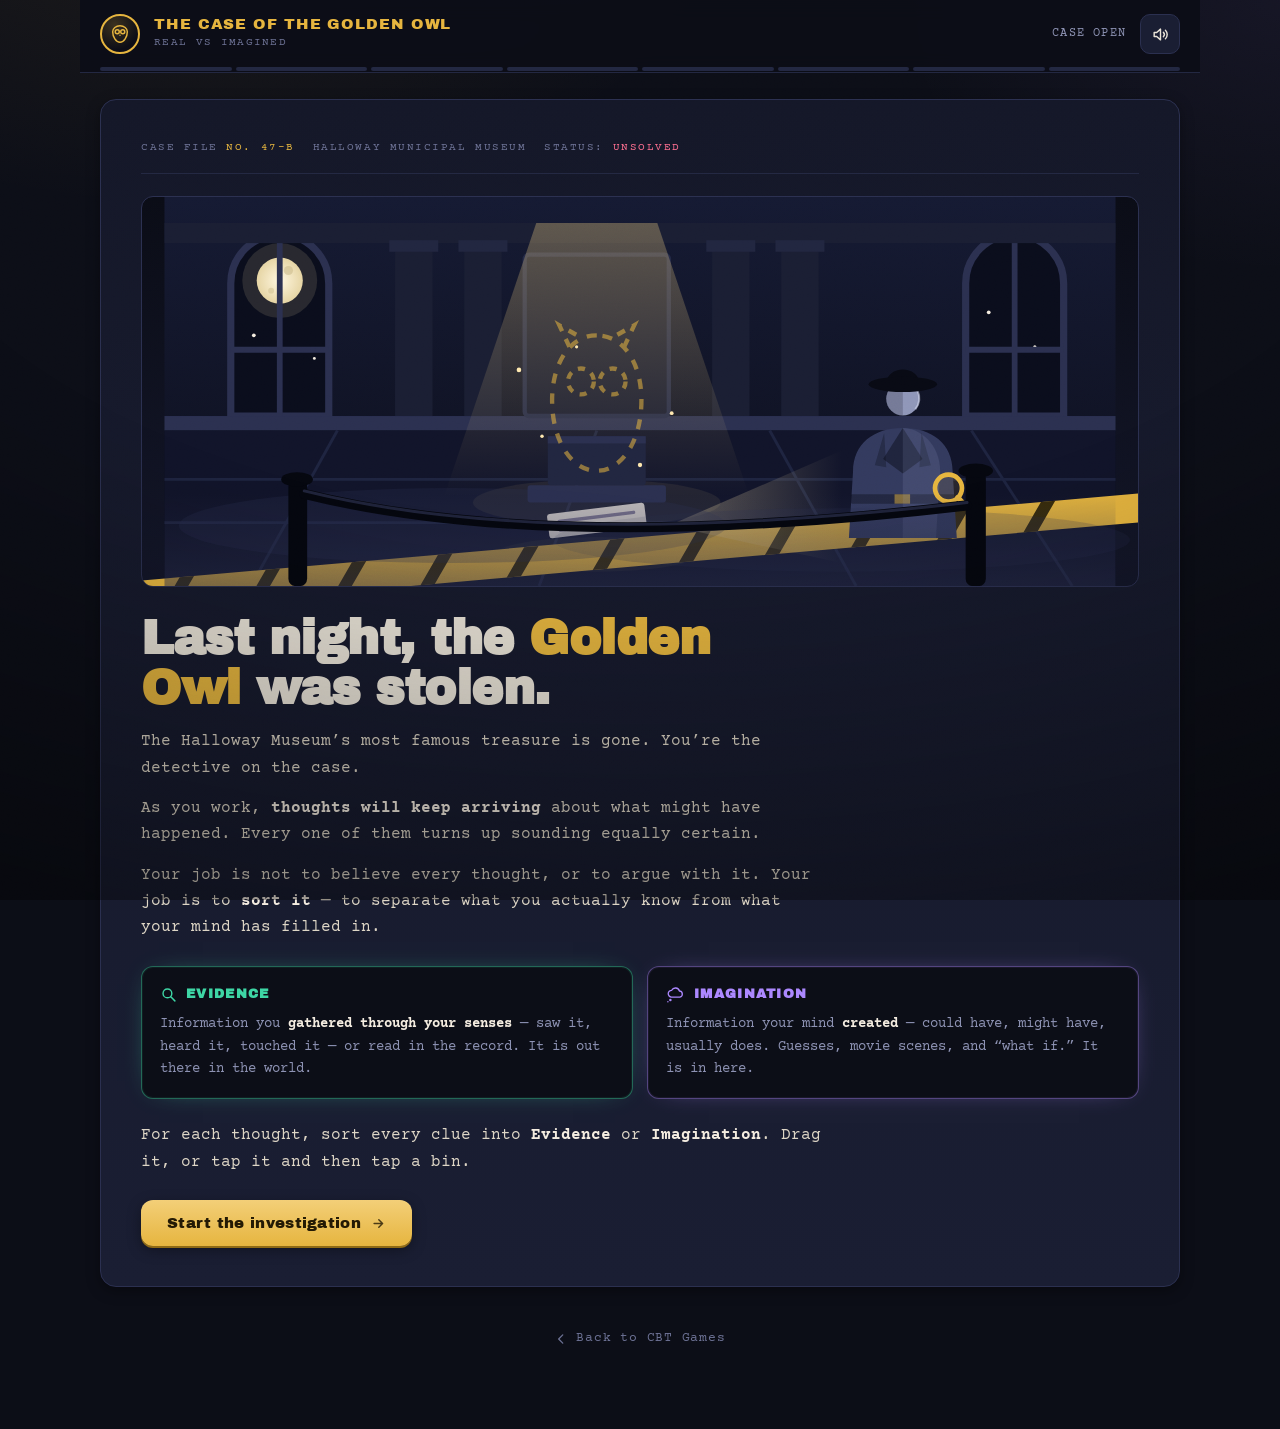
<file: games/the-case-of-the-golden-owl.html>
<!DOCTYPE html>
<html lang="en">
<head>
<meta charset="utf-8">
<meta name="viewport" content="width=device-width, initial-scale=1">
<title>The Case of the Golden Owl — A Detective Game About Evidence</title>
<meta name="description" content="A detective game about evidence: telling what your senses actually show from what your mind fills in.">
<link rel="preconnect" href="https://fonts.googleapis.com">
<link rel="preconnect" href="https://fonts.gstatic.com" crossorigin>
<link href="https://fonts.googleapis.com/css2?family=Archivo+Black&family=Archivo:wght@400;500;600;700&family=Courier+Prime:wght@400;700&display=swap" rel="stylesheet">
<style>
:root{
  --ink-900:#0c0e17; --ink-800:#141728; --ink-700:#1a1e33; --ink-600:#212640;
  --line:#2b3050; --line-soft:#232842;
  --paper:#f4ece0; --paper-2:#e9dfcd; --paper-edge:#cdbfa5; --paper-ink:#1c1a26; --paper-muted:#5d5670;
  --text:#e9e3d7; --muted:#8e93b4; --muted-2:#6d7295;
  --brass:#e6b53f; --brass-2:#f3cf78; --brass-dk:#8f6a14;
  --ev:#3ed6a5; --ev-dk:#15855f; --ev-glow:rgba(62,214,165,.14);
  --im:#ac88ff; --im-dk:#6c3fd0; --im-glow:rgba(172,136,255,.14);
  --err:#ff6f91; --err-dk:#b32b52;
  --disp:'Archivo Black','Arial Black',sans-serif;
  --ui:'Archivo',system-ui,-apple-system,sans-serif;
  --type:'Courier Prime','Courier New',monospace;
  --r-sm:8px; --r-md:12px; --r-lg:16px;
  --sh-1:0 1px 2px rgba(0,0,0,.4);
  --sh-2:0 4px 14px rgba(0,0,0,.35);
  --sh-3:0 14px 40px rgba(0,0,0,.45);
  --ease:cubic-bezier(.2,.7,.3,1);
}
*{box-sizing:border-box}
html,body{margin:0;padding:0;overflow-x:hidden}
body{
  background:var(--ink-900);
  color:var(--text);
  font-family:var(--ui);
  font-size:16px;
  line-height:1.5;
  min-height:100vh;
  -webkit-font-smoothing:antialiased;
  background-image:
    radial-gradient(900px 500px at 15% -10%, rgba(230,181,63,.07), transparent 60%),
    radial-gradient(700px 500px at 100% 0%, rgba(172,136,255,.06), transparent 55%);
  background-attachment:fixed;
}
.app{max-width:1120px;margin:0 auto;padding:0 20px 72px}
@media (max-width:600px){.app{padding:0 14px 56px}}

/* ---------- header ---------- */
.top{position:sticky;top:0;z-index:40;background:rgba(12,14,23,.92);backdrop-filter:blur(10px);
  margin:0 -20px;padding:14px 20px 0;border-bottom:1px solid var(--line-soft)}
@media (max-width:600px){.top{margin:0 -14px;padding:12px 14px 0}}
.top__row{display:flex;align-items:center;gap:14px;max-width:1080px;margin:0 auto}
.crest{width:40px;height:40px;border-radius:50%;border:2px solid var(--brass);color:var(--brass);
  display:grid;place-items:center;flex:0 0 auto;background:radial-gradient(circle at 35% 25%,rgba(230,181,63,.22),transparent 70%)}
@media (max-width:600px){.crest{display:none}}
.wordmark{min-width:0}
.wordmark .name{font-family:var(--disp);font-size:clamp(13px,2.4vw,15px);letter-spacing:.06em;color:var(--brass);
  line-height:1.15;white-space:nowrap;overflow:hidden;text-overflow:ellipsis}
.wordmark .sub{font-family:var(--type);font-size:11px;letter-spacing:.12em;text-transform:uppercase;color:var(--muted-2);margin-top:2px}
.top__right{margin-left:auto;display:flex;align-items:center;gap:14px;flex:0 0 auto}
.counter{font-family:var(--type);font-size:12px;letter-spacing:.1em;text-transform:uppercase;color:var(--muted);white-space:nowrap}
@media (max-width:520px){.counter{font-size:11px;letter-spacing:.04em}}
.iconbtn{background:var(--ink-700);border:1px solid var(--line);color:var(--text);width:40px;height:40px;
  border-radius:10px;display:grid;place-items:center;cursor:pointer;transition:border-color .15s,color .15s,background .15s}
.iconbtn:hover{border-color:var(--brass);color:var(--brass)}
.iconbtn:focus-visible{outline:2px solid var(--brass);outline-offset:2px}
.iconbtn svg{display:block}
.track{display:flex;gap:4px;margin-top:13px;padding-bottom:1px}
.track i{flex:1 1 0;height:4px;border-radius:2px;background:var(--line-soft);transition:background .45s var(--ease)}
.track i.on{background:linear-gradient(90deg,var(--brass-dk),var(--brass))}

/* ---------- surfaces ---------- */
.panel{background:linear-gradient(180deg,var(--ink-800),var(--ink-700));border:1px solid var(--line);
  border-radius:var(--r-lg);padding:clamp(22px,4vw,40px);margin-top:26px;box-shadow:var(--sh-2)}
.filestrip{display:flex;flex-wrap:wrap;gap:8px 18px;align-items:center;font-family:var(--type);font-size:11px;
  letter-spacing:.14em;text-transform:uppercase;color:var(--muted-2);padding-bottom:16px;margin-bottom:22px;
  border-bottom:1px solid var(--line-soft)}
.filestrip b{color:var(--brass);font-weight:400}
.filestrip .open{color:var(--err)}

h1{font-family:var(--disp);font-size:clamp(28px,5.2vw,48px);line-height:1.05;letter-spacing:-.01em;margin:0 0 16px;max-width:19ch}
h1 em{font-style:normal;color:var(--brass)}
h2{font-family:var(--disp);font-size:clamp(18px,2.6vw,24px);line-height:1.2;margin:0 0 12px;letter-spacing:.01em}
p{font-family:var(--type);font-size:15.5px;line-height:1.7;color:#ded6c6;margin:0 0 14px;max-width:68ch}
p b{color:var(--paper)}
.small{font-size:12.5px;color:var(--muted);letter-spacing:.02em}

.btn{display:inline-flex;align-items:center;gap:10px;background:linear-gradient(180deg,var(--brass-2),var(--brass));
  color:#241a04;border:none;font-family:var(--disp);font-size:15px;letter-spacing:.02em;padding:15px 26px;
  border-radius:var(--r-md);cursor:pointer;box-shadow:0 2px 0 var(--brass-dk),var(--sh-2);
  transition:transform .12s var(--ease),box-shadow .12s var(--ease),filter .12s}
.btn:hover{transform:translateY(-1px);filter:brightness(1.04);box-shadow:0 3px 0 var(--brass-dk),var(--sh-3)}
.btn:active{transform:translateY(1px);box-shadow:0 1px 0 var(--brass-dk)}
.btn:focus-visible{outline:2px solid var(--paper);outline-offset:3px}
.btn svg{opacity:.8}

/* ---------- legend ---------- */
.legend{display:grid;grid-template-columns:1fr 1fr;gap:14px;margin:24px 0}
@media (max-width:720px){.legend{grid-template-columns:1fr}}
.legend > div{border:1px solid;border-radius:var(--r-md);padding:18px;background:var(--ink-900)}
.legend .ev{border-color:rgba(62,214,165,.45);box-shadow:inset 0 0 0 1px rgba(62,214,165,.08),0 0 28px -18px var(--ev)}
.legend .im{border-color:rgba(172,136,255,.45);box-shadow:inset 0 0 0 1px rgba(172,136,255,.08),0 0 28px -18px var(--im)}
.legend>div>b{font-family:var(--disp);font-size:13px;letter-spacing:.1em;text-transform:uppercase;
  display:flex;align-items:center;gap:9px;margin-bottom:9px}
.legend p b{color:var(--paper);font-weight:700}
.legend .ev>b{color:var(--ev)} .legend .im>b{color:var(--im)}
.legend p{font-size:14px;line-height:1.6;margin:0;color:var(--muted)}

/* ---------- story artwork ---------- */
.sprite{position:absolute;width:0;height:0;overflow:hidden}
.art{display:block}
.art--hero{width:100%;height:auto;border-radius:var(--r-md);background:linear-gradient(180deg,#0a0c16,#131629);
  border:1px solid var(--line);margin:0 0 26px}
.art--reveal{width:100%;max-width:420px;height:auto;border-radius:var(--r-md);
  background:linear-gradient(180deg,#0a0c16,#131629);border:1px solid var(--line);margin:0 0 22px}
.art--owl{width:74px;height:92px;flex:0 0 auto;--a1:#3a2a05;--a2:var(--brass);--a3:#fbf3dd}
.figure{display:flex;align-items:center;gap:18px;margin:0 0 18px}

/* ---------- atmosphere ---------- */
@keyframes drift{0%,100%{transform:translateX(-26px)}50%{transform:translateX(26px)}}
@keyframes twinkle{0%,100%{opacity:.18}50%{opacity:.8}}
@keyframes flicker{0%,100%{opacity:1}42%{opacity:.86}46%{opacity:1}72%{opacity:.92}}
@keyframes rise{0%{transform:translateY(6px);opacity:0}30%{opacity:.6}100%{transform:translateY(-22px);opacity:0}}
@keyframes halo{0%,100%{opacity:.5;transform:scale(1)}50%{opacity:.85;transform:scale(1.07)}}
.vignette{position:fixed;inset:0;pointer-events:none;z-index:2;
  background:radial-gradient(130% 100% at 50% 12%,transparent 46%,rgba(0,0,0,.42) 100%)}
.grain{position:fixed;inset:0;pointer-events:none;z-index:3;opacity:.045;mix-blend-mode:overlay;
  background-image:url("data:image/svg+xml;utf8,%3Csvg xmlns='http://www.w3.org/2000/svg' width='160' height='160'%3E%3Cfilter id='n'%3E%3CfeTurbulence type='fractalNoise' baseFrequency='.85' numOctaves='3'/%3E%3C/filter%3E%3Crect width='160' height='160' filter='url(%23n)'/%3E%3C/svg%3E")}

/* ---------- thought banner ---------- */
.thought::after{content:"";position:absolute;left:30px;bottom:-13px;width:17px;height:17px;border-radius:50%;
  background:var(--paper-2);box-shadow:-19px 17px 0 -4.5px var(--paper-2)}

/* ---------- scene vignettes ---------- */
.art--spot{width:116px;height:134px;flex:0 0 auto;transform:rotate(1.6deg);
  filter:drop-shadow(0 6px 12px rgba(0,0,0,.35))}
@media (max-width:760px){.art--spot{width:92px;height:106px}}
@media (max-width:480px){.art--spot{width:74px;height:85px}}

/* ---------- bins ---------- */
.bin__head{display:flex;align-items:flex-start;justify-content:space-between;gap:10px}
/* Grid items default to min-width:auto, so the bin artwork would set a floor
   on each column and push the board wider than the screen. */
.board>*{min-width:0}
.bin__head>div{min-width:0}
.bin h3{flex-wrap:wrap}
.art--bin{width:74px;height:56px;flex:0 0 auto;opacity:.9}
.bin.ev .art--bin{--a1:var(--ev);--a2:var(--ev)}
.bin.im .art--bin{--a1:var(--im);--a2:var(--im)}
@media (max-width:860px){.art--bin{width:48px;height:36px}}
@media (max-width:540px){.art--bin{display:none}}

/* ---------- sense badge on a filed clue ---------- */
.sense{display:inline-flex;align-items:center;gap:6px;font-family:var(--disp);font-size:9px;
  letter-spacing:.13em;padding:4px 9px;border-radius:999px;margin-top:11px}
.sense svg{width:13px;height:13px}
.sense--ev{color:var(--ev-dk);background:rgba(21,133,95,.13)}
.sense--im{color:var(--im-dk);background:rgba(108,63,208,.13)}

/* ---------- case board ---------- */
.art--board{width:100%;height:auto;border-radius:var(--r-md);margin:6px 0 22px;box-shadow:var(--sh-3)}

/* ---------- thought banner ---------- */
.thought{position:relative;display:flex;align-items:center;gap:22px;
  background:linear-gradient(180deg,var(--paper),var(--paper-2));color:var(--paper-ink);
  border-radius:var(--r-md);padding:22px 26px 24px;margin-top:24px;box-shadow:var(--sh-3);
  border-left:6px solid var(--brass);animation:slide .35s var(--ease)}
.thought__text{flex:1 1 auto;min-width:0}
.thought .lbl{font-family:var(--type);font-size:11px;letter-spacing:.24em;text-transform:uppercase;
  color:var(--paper-muted);margin-bottom:8px}
.thought .q{font-family:var(--disp);font-size:clamp(19px,3.2vw,29px);line-height:1.22;letter-spacing:-.005em;max-width:30ch}
@keyframes slide{from{opacity:0;transform:translateY(-8px)}to{opacity:1;transform:none}}

/* ---------- board ---------- */
.board{display:grid;gap:16px;margin-top:30px;align-items:start;
  grid-template-columns:1fr 1.1fr 1fr;grid-template-areas:"ev pile im"}
@media (max-width:860px){
  .board{grid-template-columns:1fr 1fr;grid-template-areas:"pile pile" "ev im";gap:12px}
}
.col-pile{grid-area:pile}
.bin{border:1.5px solid;border-radius:var(--r-md);padding:16px;min-height:170px;background:var(--ink-800);
  cursor:pointer;transition:background .18s,box-shadow .18s,border-color .18s,transform .18s}
.bin.ev{border-color:rgba(62,214,165,.4);grid-area:ev}
.bin.im{border-color:rgba(172,136,255,.4);grid-area:im}
@media (max-width:860px){.bin{min-height:auto;padding:13px}}
.bin.armed.ev{border-color:var(--ev);box-shadow:0 0 0 3px var(--ev-glow)}
.bin.armed.im{border-color:var(--im);box-shadow:0 0 0 3px var(--im-glow)}
.bin.over{background:var(--ink-600);transform:translateY(-2px)}
.bin.over.ev{box-shadow:0 0 0 4px var(--ev-glow),0 0 32px -12px var(--ev)}
.bin.over.im{box-shadow:0 0 0 4px var(--im-glow),0 0 32px -12px var(--im)}
.bin h3{font-family:var(--disp);font-size:13px;letter-spacing:.12em;margin:0 0 6px;display:flex;gap:8px;align-items:center}
.bin.ev h3{color:var(--ev)} .bin.im h3{color:var(--im)}
.bin .def{font-family:var(--type);font-size:12px;line-height:1.5;color:var(--muted-2);margin:0 0 12px}
@media (max-width:860px){.bin .def{display:none}}
.stack{display:flex;flex-direction:column;gap:10px}
.pilelabel{font-family:var(--type);font-size:11px;letter-spacing:.24em;text-transform:uppercase;color:var(--brass);
  text-align:center;margin:0 0 10px}
.ph{border:1.5px dashed var(--line);border-radius:var(--r-sm);background:rgba(255,255,255,.025)}
.hint{font-family:var(--type);font-size:12px;line-height:1.6;color:var(--muted-2);text-align:center;margin:14px 0 0}

/* ---------- clue cards ---------- */
.card{position:relative;color:var(--paper-ink);
  background:
    repeating-linear-gradient(94deg,rgba(120,105,80,.035) 0 2px,transparent 2px 7px),
    linear-gradient(180deg,var(--paper),var(--paper-2));
  border-radius:var(--r-sm);border-top:3px solid var(--paper-edge);padding:14px 16px;font-family:var(--type);
  font-size:14.5px;line-height:1.55;cursor:grab;box-shadow:var(--sh-2);touch-action:none;user-select:none;
  transition:transform .14s var(--ease),box-shadow .14s var(--ease)}
.card:hover{transform:translateY(-2px);box-shadow:var(--sh-3)}
.card:focus-visible,.card.sel{outline:3px solid var(--brass);outline-offset:3px}
.card.sel{transform:translateY(-2px) rotate(-.6deg)}
.card.dragging{position:fixed;z-index:999;pointer-events:none;cursor:grabbing;
  transform:rotate(-2.5deg) scale(1.03);box-shadow:0 24px 44px rgba(0,0,0,.55);width:min(300px,76vw)}
.card.filed{cursor:default;font-size:13.5px;padding-top:40px;animation:land .3s var(--ease)}
.card.filed:hover{transform:none;box-shadow:var(--sh-2)}
@keyframes land{from{opacity:0;transform:scale(.96)}to{opacity:1;transform:none}}
.card .mark{position:absolute;top:10px;left:16px;font-family:var(--disp);font-size:10px;letter-spacing:.14em;
  border:2px solid;border-radius:4px;padding:3px 8px;transform:rotate(-2deg);animation:stampin .3s var(--ease)}
.card.ok{border-top-color:var(--ev-dk)}
.card.bad{border-top-color:var(--err-dk)}
.card.ok .mark{color:var(--ev-dk);border-color:var(--ev-dk);background:rgba(21,133,95,.08)}
.card.bad .mark{color:var(--err-dk);border-color:var(--err-dk);background:rgba(179,43,82,.07)}
.card .why{display:block;margin-top:10px;padding-top:10px;border-top:1px dashed rgba(0,0,0,.22);
  font-size:12.5px;line-height:1.55;color:var(--paper-muted)}
@keyframes stampin{0%{transform:rotate(-2deg) scale(1.7);opacity:0}60%{opacity:1}100%{transform:rotate(-2deg) scale(1);opacity:1}}

/* ---------- ruled out ---------- */
.ruled{margin-top:20px;border:1px solid rgba(62,214,165,.45);border-radius:var(--r-lg);padding:24px;
  background:linear-gradient(180deg,#132a24,#101f1c);animation:slide .4s var(--ease);box-shadow:var(--sh-2)}
.ruled .tag{display:inline-flex;align-items:center;gap:8px;font-family:var(--disp);color:var(--ev);font-size:12px;
  letter-spacing:.18em;margin-bottom:12px}
.ruled ul{margin:12px 0 20px;padding-left:20px}
.ruled li{font-family:var(--type);font-size:14.5px;line-height:1.65;margin-bottom:6px;color:#dbe8e2}
.ruled li::marker{color:var(--ev)}

/* ---------- closing ---------- */
.stamp{display:inline-block;font-family:var(--disp);font-size:clamp(20px,4vw,34px);letter-spacing:.06em;
  color:var(--ev);border:4px double var(--ev);border-radius:6px;padding:8px 20px;transform:rotate(-3deg);
  animation:stampin .45s var(--ease);margin:0 0 22px}
.notebook{background-color:var(--paper);color:var(--paper-ink);border-radius:var(--r-md);
  padding:20px 26px 20px 40px;margin:14px 0 20px;box-shadow:var(--sh-2);
  background-image:repeating-linear-gradient(transparent 0 27px,rgba(120,105,80,.22) 27px 28px)}
.notebook li{font-family:var(--type);font-size:13.5px;line-height:28px}
.notebook li::marker{color:var(--paper-muted);font-size:12px}
.scorecard{display:flex;flex-wrap:wrap;gap:16px 28px;align-items:baseline;margin:20px 0 6px}
.scorecard .n{font-family:var(--disp);font-size:34px;color:var(--brass);line-height:1}
.meter{height:8px;background:var(--ink-900);border:1px solid var(--line);border-radius:999px;overflow:hidden;margin:10px 0 18px;max-width:520px}
.meter i{display:block;height:100%;width:0;border-radius:999px;background:linear-gradient(90deg,var(--brass),var(--ev));transition:width 1s var(--ease)}
.rule{height:1px;background:var(--line-soft);margin:28px 0 24px;border:0}

.footnote{margin-top:30px;padding-top:18px;border-top:1px solid var(--line-soft)}
.footnote h3{font-family:var(--disp);font-size:11px;letter-spacing:.16em;text-transform:uppercase;
  color:var(--muted-2);margin:0 0 10px}
.footnote p{font-size:13px;line-height:1.65;color:var(--muted);max-width:74ch;margin:0 0 9px}
.footnote b{color:var(--text)}

.footer{margin-top:34px;text-align:center}
.footer a{display:inline-flex;align-items:center;gap:8px;color:var(--muted-2);font-family:var(--type);font-size:13px;
  letter-spacing:.06em;text-decoration:none;padding:8px 14px;border-radius:8px;transition:color .15s,background .15s}
.footer a:hover{color:var(--brass);background:var(--ink-800)}
.footer a:focus-visible{outline:2px solid var(--brass);outline-offset:2px}

#confetti{position:fixed;inset:0;pointer-events:none;z-index:1000}
.sr{position:absolute;width:1px;height:1px;padding:0;margin:-1px;overflow:hidden;clip:rect(0 0 0 0);white-space:nowrap;border:0}
@media (prefers-reduced-motion:reduce){*{animation-duration:.01ms!important;transition-duration:.01ms!important}}
</style>
</head>
<body>
<svg class="sprite" aria-hidden="true" focusable="false" xmlns="http://www.w3.org/2000/svg">

<!-- ===== The Golden Owl: the stolen statue ===== -->
<symbol id="a-owl" viewBox="0 0 160 200">
  <rect x="30" y="184" width="100" height="12" rx="2.5" fill="var(--a2)"/>
  <rect x="40" y="170" width="80" height="14" rx="2" fill="var(--a2)" opacity=".82"/>
  <rect x="46" y="166" width="68" height="5" rx="2" fill="var(--a1)" opacity=".22"/>
  <path d="M53 46 43 24l23 13z" fill="var(--a2)"/>
  <path d="M107 46 117 24 94 37z" fill="var(--a2)"/>
  <path d="M80 32c-26 0-43 28-43 63 0 41 19 68 43 68s43-27 43-68c0-35-17-63-43-63z" fill="var(--a2)"/>
  <path d="M80 32c-26 0-43 28-43 63 0 41 19 68 43 68V32z" fill="var(--a1)" opacity=".1"/>
  <path d="M104 52c9 13 14 29 14 45 0 27-8 48-21 59 17-9 26-32 26-61 0-17-7-33-19-43z" fill="#fff3d2" opacity=".5"/>
  <circle cx="62" cy="74" r="16.5" fill="var(--a3)"/>
  <circle cx="98" cy="74" r="16.5" fill="var(--a3)"/>
  <circle cx="62" cy="74" r="7.5" fill="var(--a1)"/>
  <circle cx="98" cy="74" r="7.5" fill="var(--a1)"/>
  <circle cx="59.5" cy="71" r="2.4" fill="var(--a3)"/>
  <circle cx="95.5" cy="71" r="2.4" fill="var(--a3)"/>
  <path d="M80 88 72.5 102h15z" fill="var(--a1)"/>
  <g stroke="var(--a1)" stroke-width="3" fill="none" stroke-linecap="round" opacity=".38">
    <path d="M49 116q31 16 62 0"/><path d="M52 132q28 15 56 0"/><path d="M57 147q23 12 46 0"/>
  </g>
  <g stroke="var(--a1)" stroke-width="3.6" stroke-linecap="round" opacity=".5">
    <path d="M67 161v8"/><path d="M80 162v8"/><path d="M93 161v8"/>
  </g>
</symbol>

<!-- ===== The detective ===== -->
<symbol id="a-detective" viewBox="0 0 140 200">
  <path d="M22 134c0-27 20-42 48-42s48 15 48 42l4 64H18z" fill="var(--a2)"/>
  <path d="M52 97 43 128l11 2z" fill="var(--a1)" opacity=".3"/>
  <path d="M88 97l9 31-11 2z" fill="var(--a1)" opacity=".3"/>
  <path d="M70 92 51 122l19 14 19-14z" fill="var(--a1)" opacity=".45"/>
  <rect x="20" y="156" width="100" height="9" rx="1" fill="var(--a1)" opacity=".4"/>
  <rect x="62" y="156" width="15" height="9" fill="var(--a3)" opacity=".5"/>
  <path d="M106 134c0-27-20-42-36-42v106h32z" fill="#aeb6dd" opacity=".12"/>
  <circle cx="70" cy="64" r="16" fill="#8f96b8"/>
  <path d="M70 48a16 16 0 0 0 0 32z" fill="#0c0e17" opacity=".2"/>
  <path d="M84 56a16 16 0 0 1-2 18" fill="none" stroke="#dfe4f7" stroke-width="2" opacity=".5"/>
  <path d="M54 50c0-19 32-19 32 0z" fill="var(--a1)"/>
  <rect x="53" y="44" width="34" height="7" rx="1" fill="#8f96b8" opacity=".28"/>
  <ellipse cx="70" cy="50" rx="33" ry="7.5" fill="var(--a1)"/>
  <circle cx="114" cy="150" r="13" fill="none" stroke="var(--a3)" stroke-width="4.5"/>
  <circle cx="114" cy="150" r="13" fill="var(--a3)" opacity=".1"/>
  <path d="M123 159l10 11" stroke="var(--a3)" stroke-width="5" stroke-linecap="round"/>
</symbol>

<!-- ===== The groundskeeper ===== -->
<symbol id="a-keeper" viewBox="0 0 140 200">
  <path d="M44 110c0-21 12-33 26-33s26 12 26 33v46H44z" fill="var(--a2)"/>
  <g stroke="var(--a1)" stroke-width="3.4" opacity=".35" fill="none" stroke-linecap="round">
    <path d="M56 80v28"/><path d="M84 80v28"/>
  </g>
  <rect x="53" y="108" width="34" height="22" rx="3" fill="var(--a1)" opacity=".18"/>
  <path d="M96 110c0-21-12-33-26-33v79h26z" fill="#e3e7f2" opacity=".1"/>
  <circle cx="70" cy="60" r="17" fill="var(--a2)"/>
  <path d="M83 50a17 17 0 0 1 1 18" fill="none" stroke="#e3e7f2" stroke-width="2" opacity=".35"/>
  <path d="M52 47c1-15 36-15 37 0z" fill="var(--a1)"/>
  <path d="M88 44h19a4.5 4.5 0 0 1 0 9H88z" fill="var(--a1)"/>
  <rect x="49" y="156" width="17" height="22" fill="var(--a2)"/>
  <rect x="74" y="156" width="17" height="22" fill="var(--a2)"/>
  <rect x="45" y="176" width="24" height="12" rx="2.5" fill="var(--a1)"/>
  <rect x="71" y="176" width="24" height="12" rx="2.5" fill="var(--a1)"/>
  <path d="M46 190l4-5 4 5 4-5 4 5 4-5 4 5M72 190l4-5 4 5 4-5 4 5 4-5 4 5"
        stroke="var(--a3)" stroke-width="2" fill="none" stroke-linejoin="round"/>
  <path d="M90 108l16 24-9 6-16-24z" fill="var(--a2)"/>
  <g fill="var(--a3)" opacity=".9">
    <path d="M103 142 86 128l-7 9 17 13z"/>
    <path d="M81 123l11 6-6 9-10-6z"/>
    <rect x="99" y="136" width="28" height="27" rx="4"/>
  </g>
  <path d="M105 136c0-10 17-10 17 0" fill="none" stroke="var(--a3)" stroke-width="3.6" opacity=".9"/>
</symbol>

<defs>
  <linearGradient id="ph-bg" x1="0" y1="0" x2="0" y2="1">
    <stop offset="0" stop-color="#171d3a"/><stop offset="1" stop-color="#0a0d1c"/>
  </linearGradient>
  <linearGradient id="ph-floor" x1="0" y1="0" x2="0" y2="1">
    <stop offset="0" stop-color="#1b2140"/><stop offset="1" stop-color="#0d1124"/>
  </linearGradient>
  <linearGradient id="ph-shaft" x1="0" y1="0" x2="0.4" y2="1">
    <stop offset="0" stop-color="#cfe0ff" stop-opacity=".30"/>
    <stop offset="1" stop-color="#cfe0ff" stop-opacity="0"/>
  </linearGradient>
  <linearGradient id="ph-warm" x1="0" y1="0" x2="0" y2="1">
    <stop offset="0" stop-color="#ffd98a" stop-opacity=".42"/>
    <stop offset="1" stop-color="#ffd98a" stop-opacity="0"/>
  </linearGradient>
  <radialGradient id="ph-glow"><stop offset="0" stop-color="#ffe9b8" stop-opacity=".55"/><stop offset="1" stop-color="#ffe9b8" stop-opacity="0"/></radialGradient>
  <radialGradient id="ph-cool"><stop offset="0" stop-color="#bcd4ff" stop-opacity=".5"/><stop offset="1" stop-color="#bcd4ff" stop-opacity="0"/></radialGradient>
  <clipPath id="ph-clip"><rect x="0" y="0" width="120" height="108" rx="2"/></clipPath>
</defs>

<!-- 1. the latched window -->
<symbol id="a-window" viewBox="0 0 120 108">
  <rect width="120" height="108" fill="url(#ph-bg)"/>
  <circle cx="60" cy="40" r="42" fill="url(#ph-cool)" opacity=".5"/>
  <path d="M34 16h52v60H34z" fill="#26325c"/>
  <g fill="#3d4d84">
    <rect x="37" y="19" width="21" height="25"/><rect x="62" y="19" width="21" height="25"/>
    <rect x="37" y="48" width="21" height="25"/><rect x="62" y="48" width="21" height="25"/>
  </g>
  <circle cx="72" cy="28" r="7" fill="#f2f0dd" opacity=".9"/>
  <path d="M30 12h60v6H30zM30 12h5v66h-5zM85 12h5v66h-5zM57 18h6v58h-6zM34 43h52v6H34z" fill="#080b18"/>
  <path d="M86 76 116 108H60z" fill="url(#ph-shaft)"/>
  <path d="M34 76 4 108h56z" fill="url(#ph-shaft)" opacity=".55"/>
  <rect x="22" y="76" width="76" height="7" rx="1.5" fill="#0b0e1e"/>
  <rect x="22" y="76" width="76" height="2" fill="#7f8bb8" opacity=".55"/>
  <rect x="0" y="83" width="120" height="25" fill="url(#ph-floor)"/>
  <g fill="#cfd8f5" opacity=".5">
    <circle cx="33" cy="80" r=".9"/><circle cx="45" cy="79.5" r=".7"/><circle cx="58" cy="80" r="1"/>
    <circle cx="70" cy="79.5" r=".8"/><circle cx="84" cy="80" r=".9"/><circle cx="92" cy="79.5" r=".6"/>
  </g>
  <circle cx="60" cy="46" r="9" fill="url(#ph-glow)"/>
  <rect x="55" y="42" width="10" height="7" rx="1.5" fill="#e6b53f"/>
  <rect x="58.5" y="35" width="3" height="8" rx="1.5" fill="#e6b53f"/>
  <rect x="55" y="42" width="10" height="2" fill="#ffe9b8"/>
</symbol>

<!-- 2. the skylight in the rain -->
<symbol id="a-skylight" viewBox="0 0 120 108">
  <rect width="120" height="108" fill="url(#ph-bg)"/>
  <path d="M0 0h120v46H0z" fill="#0a0d1c"/>
  <path d="M34 10h56l10 34H26z" fill="#28345f"/>
  <path d="M37 13h50l8 28H30z" fill="#4a5f9e"/>
  <circle cx="74" cy="24" r="6" fill="#f2f0dd" opacity=".85"/>
  <g fill="#7f97d8" opacity=".55">
    <circle cx="44" cy="20" r="1"/><circle cx="56" cy="32" r=".8"/><circle cx="84" cy="34" r="1"/>
  </g>
  <g stroke="#bcd4ff" stroke-width="1.4" stroke-linecap="round" opacity=".5">
    <path d="M40 14l-3 26M52 12l-3 28M64 12l-3 28M76 13l-3 26M88 15l-2 24"/>
  </g>
  <path d="M34 10h56l10 34H26z" fill="none" stroke="#080b18" stroke-width="4"/>
  <path d="M60 10v34M26 30h84" stroke="#080b18" stroke-width="3"/>
  <path d="M26 44h68l16 50H10z" fill="url(#ph-shaft)"/>
  <rect x="0" y="82" width="120" height="26" fill="url(#ph-floor)"/>
  <ellipse cx="60" cy="92" rx="42" ry="9" fill="#bcd4ff" opacity=".12"/>
  <g stroke="#9fb4e8" stroke-width="1.2" stroke-linecap="round" opacity=".35">
    <path d="M14 88h16M90 96h18M40 100h22"/>
  </g>
</symbol>

<!-- 3. the alarm panel -->
<symbol id="a-alarm" viewBox="0 0 120 108">
  <rect width="120" height="108" fill="url(#ph-bg)"/>
  <circle cx="60" cy="50" r="44" fill="url(#ph-glow)" opacity=".35"/>
  <rect x="36" y="12" width="48" height="84" rx="5" fill="#161c34"/>
  <rect x="36" y="12" width="48" height="84" rx="5" fill="none" stroke="#39457a" stroke-width="2"/>
  <rect x="38.5" y="14.5" width="43" height="79" rx="4" fill="none" stroke="#5d6ba8" stroke-width="1" opacity=".5"/>
  <rect x="43" y="20" width="34" height="17" rx="2" fill="#0a1a16"/>
  <rect x="43" y="20" width="34" height="17" rx="2" fill="#2ed3a0" opacity=".22"/>
  <g stroke="#7ff0cc" stroke-width="2" stroke-linecap="round" opacity=".9">
    <path d="M47 27h10M60 27h5M68 27h4M47 32h16"/>
  </g>
  <g fill="#39457a">
    <rect x="45" y="45" width="9" height="8" rx="1.5"/><rect x="56" y="45" width="9" height="8" rx="1.5"/>
    <rect x="67" y="45" width="9" height="8" rx="1.5"/><rect x="45" y="57" width="9" height="8" rx="1.5"/>
    <rect x="56" y="57" width="9" height="8" rx="1.5"/><rect x="67" y="57" width="9" height="8" rx="1.5"/>
    <rect x="45" y="69" width="9" height="8" rx="1.5"/><rect x="56" y="69" width="9" height="8" rx="1.5"/>
    <rect x="67" y="69" width="9" height="8" rx="1.5"/>
  </g>
  <g fill="#8e9bd4" opacity=".6">
    <rect x="45" y="45" width="9" height="2" rx="1"/><rect x="56" y="45" width="9" height="2" rx="1"/>
    <rect x="67" y="45" width="9" height="2" rx="1"/>
  </g>
  <circle cx="60" cy="87" r="4.5" fill="#e6b53f"/>
  <circle cx="60" cy="87" r="8" fill="url(#ph-glow)"/>
  <g fill="#6d7ab5">
    <circle cx="40" cy="16" r="1.4"/><circle cx="80" cy="16" r="1.4"/>
    <circle cx="40" cy="92" r="1.4"/><circle cx="80" cy="92" r="1.4"/>
  </g>
</symbol>

<!-- 4. the empty display case -->
<symbol id="a-case" viewBox="0 0 120 108">
  <rect width="120" height="108" fill="url(#ph-bg)"/>
  <rect x="0" y="84" width="120" height="24" fill="url(#ph-floor)"/>
  <path d="M28 20h48v64H28z" fill="#ffd98a" opacity=".10"/>
  <rect x="24" y="84" width="56" height="8" rx="1.5" fill="#0b0e1e"/>
  <rect x="30" y="62" width="44" height="22" fill="#141a33"/>
  <rect x="30" y="62" width="44" height="3" fill="#5f6ea8" opacity=".6"/>
  <rect x="44" y="68" width="16" height="16" rx="1" fill="#0a0d1c"/>
  <rect x="28" y="18" width="48" height="46" rx="2" fill="#2a3560" opacity=".35"/>
  <rect x="28" y="18" width="48" height="46" rx="2" fill="none" stroke="#7d8cc8" stroke-width="2"/>
  <path d="M33 60 60 22M44 62 71 24" stroke="#cfe0ff" stroke-width="2" opacity=".2"/>
  <path d="M76 18l22 12v46L76 64z" fill="#2a3560" opacity=".3"/>
  <path d="M76 18l22 12v46L76 64z" fill="none" stroke="#e6b53f" stroke-width="2"/>
  <path d="M80 24l14 9" stroke="#ffe9b8" stroke-width="1.6" opacity=".4"/>
  <circle cx="73" cy="42" r="2.6" fill="#e6b53f"/>
  <circle cx="73" cy="42" r="7" fill="url(#ph-glow)"/>
  <ellipse cx="52" cy="92" rx="30" ry="5" fill="#000" opacity=".3"/>
</symbol>

<!-- 5. the basement door, painted shut -->
<symbol id="a-floor" viewBox="0 0 120 108">
  <rect width="120" height="108" fill="url(#ph-bg)"/>
  <rect x="0" y="88" width="120" height="20" fill="url(#ph-floor)"/>
  <rect x="34" y="14" width="52" height="78" rx="2" fill="#141a33"/>
  <rect x="34" y="14" width="52" height="78" rx="2" fill="none" stroke="#39457a" stroke-width="2.5"/>
  <rect x="40" y="22" width="40" height="28" rx="1.5" fill="#1b2240" stroke="#2f3a68" stroke-width="1.5"/>
  <rect x="40" y="56" width="40" height="28" rx="1.5" fill="#1b2240" stroke="#2f3a68" stroke-width="1.5"/>
  <path d="M34 14h52v78" fill="none" stroke="#ffd98a" stroke-width="2" opacity=".5"/>
  <path d="M86 92H34V14" fill="none" stroke="#ffd98a" stroke-width="1.2" opacity=".22"/>
  <circle cx="60" cy="53" r="24" fill="url(#ph-glow)" opacity=".3"/>
  <circle cx="79" cy="54" r="2.6" fill="#8e9bd4"/>
  <g stroke="#e6b53f" stroke-width="2" stroke-linecap="round" opacity=".85">
    <path d="M30 92h60"/>
  </g>
  <g fill="#e6b53f" opacity=".35">
    <circle cx="36" cy="88" r="1.6"/><circle cx="60" cy="89" r="1.3"/><circle cx="84" cy="88" r="1.6"/>
  </g>
  <path d="M0 0h120v10H0z" fill="#080b18"/>
</symbol>

<!-- 6. the boot prints -->
<symbol id="a-prints" viewBox="0 0 120 108">
  <rect width="120" height="108" fill="url(#ph-bg)"/>
  <rect x="0" y="22" width="120" height="86" fill="url(#ph-floor)"/>
  <path d="M0 22h120v3H0z" fill="#39457a" opacity=".5"/>
  <path d="M-10 22 30 108M40 22l10 86M80 22l-4 86M118 22l-30 86" stroke="#2a3560" stroke-width="1.2" opacity=".5"/>
  <path d="M0 24 60 12l60 12v6L60 20 0 30z" fill="#ffd98a" opacity=".07"/>
  <g fill="#0a0d1c">
    <ellipse cx="34" cy="44" rx="8" ry="10"/><ellipse cx="34" cy="57" rx="6" ry="5"/>
    <ellipse cx="62" cy="64" rx="9" ry="11.5"/><ellipse cx="62" cy="79" rx="7" ry="5.5"/>
    <ellipse cx="36" cy="86" rx="10" ry="12.5"/><ellipse cx="36" cy="102" rx="8" ry="6"/>
  </g>
  <g stroke="#5f6ea8" stroke-width="1.1" fill="none" stroke-linejoin="round" opacity=".85">
    <path d="M29 40l5-3 5 3M29 45l5-3 5 3M29 50l5-3 5 3"/>
    <path d="M56 59l6-3.4 6 3.4M56 65l6-3.4 6 3.4M56 71l6-3.4 6 3.4"/>
    <path d="M29 80l7-4 7 4M29 87l7-4 7 4M29 94l7-4 7 4"/>
  </g>
  <g fill="#cfd8f5" opacity=".22">
    <ellipse cx="42" cy="44" rx="3" ry="10"/><ellipse cx="71" cy="64" rx="3" ry="11"/><ellipse cx="46" cy="86" rx="3" ry="12"/>
  </g>
  <g transform="rotate(-6 96 74)">
    <path d="M88 60h18v22H88z" fill="#f2efe2"/>
    <path d="M88 60h18v6H88z" fill="#c0304e"/>
    <path d="M94 70h6v8h-6z" fill="#2b2636"/>
  </g>
</symbol>

<!-- 7. one figure in the doorway -->
<symbol id="a-crowd" viewBox="0 0 120 108">
  <rect width="120" height="108" fill="url(#ph-bg)"/>
  <rect x="0" y="84" width="120" height="24" fill="url(#ph-floor)"/>
  <rect x="38" y="8" width="44" height="78" fill="#ffe9b8" opacity=".16"/>
  <rect x="38" y="8" width="44" height="78" fill="none" stroke="#e6b53f" stroke-width="2" opacity=".55"/>
  <path d="M38 86 14 108h92L82 86z" fill="url(#ph-warm)" opacity=".5"/>
  <g fill="#070a16" opacity=".3">
    <circle cx="26" cy="56" r="7"/><path d="M26 65c-8 0-13 8-13 17v10h26V82c0-9-5-17-13-17z"/>
    <circle cx="96" cy="56" r="7"/><path d="M96 65c-8 0-13 8-13 17v10h26V82c0-9-5-17-13-17z"/>
  </g>
  <g stroke="#e6b53f" stroke-width="2" stroke-linecap="round" opacity=".5">
    <path d="M18 44l14 14M32 44 18 58M88 44l14 14M102 44 88 58"/>
  </g>
  <path d="M60 86 44 108h32z" fill="#070a16" opacity=".55"/>
  <g fill="#070a16">
    <circle cx="60" cy="38" r="10"/>
    <path d="M60 51c-11 0-18 11-18 24v11h36V75c0-13-7-24-18-24z"/>
  </g>
  <path d="M50 51c-5 4-8 13-8 24v11h6V75c0-10 1-19 2-24z" fill="#8e9bd4" opacity=".35"/>
  <circle cx="60" cy="38" r="10" fill="none" stroke="#8e9bd4" stroke-width="1.4" opacity=".3"/>
</symbol>

<!-- 8. the key cabinet, one hook empty -->
<symbol id="a-keys" viewBox="0 0 120 108">
  <rect width="120" height="108" fill="url(#ph-bg)"/>
  <rect x="16" y="10" width="88" height="88" rx="3" fill="#121831"/>
  <rect x="16" y="10" width="88" height="88" rx="3" fill="none" stroke="#39457a" stroke-width="2.5"/>
  <rect x="21" y="15" width="78" height="78" rx="2" fill="#0c1024"/>
  <rect x="21" y="15" width="78" height="10" fill="#1d2542"/>
  <path d="M27 20h34" stroke="#e6b53f" stroke-width="2.5" stroke-linecap="round" opacity=".8"/>
  <g stroke="#4c5896" stroke-width="2" stroke-linecap="round">
    <path d="M32 34v4M52 34v4M72 34v4M92 34v4M32 64v4M72 64v4M92 64v4"/>
  </g>
  <g stroke="#2a3560" stroke-width="1.5"><path d="M24 38h72M24 68h72"/></g>
  <g fill="#8e9bd4">
    <g><circle cx="32" cy="45" r="4"/><rect x="30.5" y="48" width="3" height="9"/><rect x="33.5" y="51" width="4" height="2"/><rect x="33.5" y="55" width="4" height="2"/></g>
    <g><circle cx="52" cy="45" r="4"/><rect x="50.5" y="48" width="3" height="9"/><rect x="53.5" y="51" width="4" height="2"/><rect x="53.5" y="55" width="4" height="2"/></g>
    <g><circle cx="92" cy="45" r="4"/><rect x="90.5" y="48" width="3" height="9"/><rect x="93.5" y="51" width="4" height="2"/><rect x="93.5" y="55" width="4" height="2"/></g>
    <g><circle cx="32" cy="75" r="4"/><rect x="30.5" y="78" width="3" height="9"/><rect x="33.5" y="81" width="4" height="2"/></g>
    <g><circle cx="92" cy="75" r="4"/><rect x="90.5" y="78" width="3" height="9"/><rect x="93.5" y="81" width="4" height="2"/></g>
  </g>
  <circle cx="72" cy="48" r="17" fill="url(#ph-glow)"/>
  <circle cx="72" cy="37" r="4.5" fill="none" stroke="#e6b53f" stroke-width="2.5"/>
  <g transform="rotate(-4 72 56)">
    <rect x="62" y="50" width="21" height="11" rx="1.5" fill="#f2efe2"/>
    <path d="M66 54h13M66 57.5h9" stroke="#8a8199" stroke-width="1.6" stroke-linecap="round"/>
  </g>
</symbol>



<!-- ===== Reveal: the potting shed ===== -->
<symbol id="a-reveal" viewBox="0 0 420 230">
  <rect x="0" y="196" width="420" height="34" fill="#141728"/>
  <path d="M0 196h420" stroke="#2b3050" stroke-width="2"/>
  <g fill="#1a1e33">
    <path d="M28 62 130 20l102 42z"/>
    <rect x="36" y="62" width="188" height="134"/>
  </g>
  <g fill="#2b3050">
    <rect x="54" y="86" width="42" height="38" rx="2"/><rect x="164" y="86" width="42" height="38" rx="2"/>
  </g>
  <path d="M54 105h42M75 86v38" stroke="#141728" stroke-width="3"/>
  <rect x="112" y="122" width="38" height="74" rx="2" fill="#212640"/>
  <circle cx="142" cy="160" r="3" fill="#e6b53f"/>
  <g fill="#2b3050">
    <rect x="236" y="158" width="56" height="38" rx="7"/>
    <rect x="226" y="174" width="56" height="22" rx="7"/>
  </g>
  <path d="M244 168h40M234 184h36" stroke="#1a1e33" stroke-width="3" stroke-linecap="round"/>
  <g style="--a1:#3a2a05;--a2:#e6b53f;--a3:#fbf3dd">
    <use href="#a-owl" x="0" y="0" width="160" height="200" transform="translate(262 106) scale(.46)"/>
  </g>
  <g style="--a1:#0c0e17;--a2:#7d895d;--a3:#e3e7f2">
    <use href="#a-keeper" x="0" y="0" width="140" height="200" transform="translate(336 82) scale(.6)"/>
  </g>
</symbol>

<!-- ===== Sense marks: how a piece of evidence reached you ===== -->
<symbol id="s-saw" viewBox="0 0 24 24">
  <path d="M2 12s3.8-6.5 10-6.5S22 12 22 12s-3.8 6.5-10 6.5S2 12 2 12z" fill="none" stroke="currentColor" stroke-width="2"/>
  <circle cx="12" cy="12" r="3.2" fill="currentColor"/>
</symbol>
<symbol id="s-heard" viewBox="0 0 24 24">
  <path d="M7 10a5.5 5.5 0 0 1 11 0c0 4-3.5 4.5-3.5 7.5a2.6 2.6 0 0 1-5 .6" fill="none" stroke="currentColor" stroke-width="2" stroke-linecap="round"/>
  <path d="M10.5 10a1.8 1.8 0 0 1 3.5.6c0 1.4-1.6 1.8-1.6 3.4" fill="none" stroke="currentColor" stroke-width="2" stroke-linecap="round"/>
</symbol>
<symbol id="s-touched" viewBox="0 0 24 24">
  <path d="M9 12V5.2a1.7 1.7 0 0 1 3.4 0V11m0-1.2a1.7 1.7 0 0 1 3.4 0V12m0-1a1.7 1.7 0 0 1 3.3 0v5.2c0 3.1-2.4 5.4-5.6 5.4-2.6 0-4.3-1-5.6-3L5 14.4a1.75 1.75 0 0 1 2.8-2z"
        fill="none" stroke="currentColor" stroke-width="2" stroke-linejoin="round"/>
</symbol>
<symbol id="s-record" viewBox="0 0 24 24">
  <path d="M6 2.5h8l4.5 4.5v14.5H6z" fill="none" stroke="currentColor" stroke-width="2" stroke-linejoin="round"/>
  <path d="M14 2.5V7h4.5M9 12h6M9 16h6" stroke="currentColor" stroke-width="2" stroke-linecap="round" fill="none"/>
</symbol>
<symbol id="s-mind" viewBox="0 0 24 24">
  <path d="M6.5 16.5a4 4 0 0 1 .4-8 5 5 0 0 1 9.3.8 3.6 3.6 0 0 1 .4 7.2z" fill="none" stroke="currentColor" stroke-width="2" stroke-linejoin="round"/>
  <circle cx="6" cy="20" r="1.5" fill="currentColor"/><circle cx="2.6" cy="22.2" r="1" fill="currentColor"/>
</symbol>

<!-- ===== Bin marks ===== -->
<symbol id="a-bin-ev" viewBox="0 0 120 90">
  <rect x="14" y="34" width="62" height="44" rx="4" fill="var(--a1)" opacity=".28"/>
  <path d="M14 44h62" stroke="var(--a1)" stroke-width="2.5" opacity=".5"/>
  <path d="M34 34V26a11 11 0 0 1 22 0v8" fill="none" stroke="var(--a1)" stroke-width="3"/>
  <path d="M26 58h14M26 66h22" stroke="var(--a1)" stroke-width="2.5" stroke-linecap="round" opacity=".55"/>
  <circle cx="84" cy="40" r="17" fill="none" stroke="var(--a2)" stroke-width="5"/>
  <circle cx="84" cy="40" r="17" fill="var(--a2)" opacity=".12"/>
  <path d="M96 52l13 14" stroke="var(--a2)" stroke-width="5.5" stroke-linecap="round"/>
</symbol>
<symbol id="a-bin-im" viewBox="0 0 120 90">
  <path d="M34 62a15 15 0 0 1 1.4-30 19 19 0 0 1 35.6 3 14 14 0 0 1 1.5 27z" fill="var(--a1)" opacity=".26"/>
  <path d="M34 62a15 15 0 0 1 1.4-30 19 19 0 0 1 35.6 3 14 14 0 0 1 1.5 27z" fill="none" stroke="var(--a2)" stroke-width="3"/>
  <circle cx="30" cy="72" r="4.5" fill="var(--a2)" opacity=".7"/>
  <circle cx="22" cy="80" r="2.6" fill="var(--a2)" opacity=".5"/>
  <path d="M92 26l3 8 8 3-8 3-3 8-3-8-8-3 8-3z" fill="var(--a2)" opacity=".8"/>
  <path d="M104 54l2 5 5 2-5 2-2 5-2-5-5-2 5-2z" fill="var(--a2)" opacity=".55"/>
</symbol>

<!-- ===== Hero: the gallery, the morning after ===== -->
<symbol id="a-heist" viewBox="0 0 660 270">
  <defs>
    <linearGradient id="g-sky" x1="0" y1="0" x2="0" y2="1">
      <stop offset="0" stop-color="#151a33"/><stop offset="1" stop-color="#0c0e1b"/>
    </linearGradient>
    <linearGradient id="g-cone" x1="0" y1="0" x2="0" y2="1">
      <stop offset="0" stop-color="#ffdc8a" stop-opacity=".30"/>
      <stop offset="1" stop-color="#ffdc8a" stop-opacity="0"/>
    </linearGradient>
    <linearGradient id="g-torch" x1="0" y1="0" x2="1" y2="0">
      <stop offset="0" stop-color="#ffe9b0" stop-opacity=".34"/>
      <stop offset="1" stop-color="#ffe9b0" stop-opacity="0"/>
    </linearGradient>
    <linearGradient id="g-fog" x1="0" y1="0" x2="0" y2="1">
      <stop offset="0" stop-color="#2b3050" stop-opacity="0"/>
      <stop offset="1" stop-color="#2b3050" stop-opacity=".5"/>
    </linearGradient>
    <radialGradient id="g-moon2"><stop offset="0" stop-color="#fff7e0"/><stop offset="1" stop-color="#e6d5a4"/></radialGradient>
  </defs>

  <rect width="660" height="270" fill="url(#g-sky)"/>

  <!-- arched windows onto the night, clear of the plinth -->
  <g>
    <path d="M46 60a34 34 0 0 1 68 0v92H46z" fill="#0a0d1c"/>
    <path d="M556 60a34 34 0 0 1 68 0v92h-68z" fill="#0a0d1c"/>
    <circle cx="80" cy="58" r="26" fill="#ffe9b0" opacity=".12" style="animation:halo 9s ease-in-out infinite"/>
    <circle cx="80" cy="58" r="16" fill="url(#g-moon2)"/>
    <circle cx="86" cy="51" r="3.2" fill="#cdbd8c" opacity=".6"/>
    <circle cx="74" cy="65" r="2" fill="#cdbd8c" opacity=".5"/>
    <g fill="#f4ece0">
      <circle cx="62" cy="96" r="1.3" style="animation:twinkle 4s ease-in-out infinite"/>
      <circle cx="104" cy="112" r="1" style="animation:twinkle 5.5s ease-in-out infinite 1.1s"/>
      <circle cx="572" cy="80" r="1.3" style="animation:twinkle 4.8s ease-in-out infinite .6s"/>
      <circle cx="604" cy="104" r="1.1" style="animation:twinkle 6s ease-in-out infinite 2.2s"/>
      <circle cx="590" cy="130" r="1" style="animation:twinkle 5s ease-in-out infinite 3s"/>
    </g>
    <path d="M46 60a34 34 0 0 1 68 0v92H46zM556 60a34 34 0 0 1 68 0v92h-68z"
          fill="none" stroke="#2b3050" stroke-width="5"/>
    <path d="M80 26v126M46 106h68M590 26v126M556 106h68" stroke="#2b3050" stroke-width="4"/>
  </g>

  <!-- gallery wall, columns, cornice -->
  <rect x="0" y="152" width="660" height="10" fill="#2b3050"/>
  <g fill="#1a1e33">
    <rect x="160" y="30" width="26" height="122"/><rect x="208" y="30" width="26" height="122"/>
    <rect x="380" y="30" width="26" height="122"/><rect x="428" y="30" width="26" height="122"/>
    <rect x="0" y="18" width="660" height="14"/>
  </g>
  <g fill="#212640">
    <rect x="156" y="30" width="34" height="8"/><rect x="204" y="30" width="34" height="8"/>
    <rect x="376" y="30" width="34" height="8"/><rect x="424" y="30" width="34" height="8"/>
  </g>

  <!-- floor -->
  <rect x="0" y="162" width="660" height="108" fill="#11142a"/>
  <g stroke="#1e2440" stroke-width="2">
    <path d="M0 196h660M0 226h660"/>
    <path d="M120 162 60 270M300 162l-40 108M420 162l60 108M560 162l70 108"/>
  </g>

  <rect x="250" y="40" width="100" height="112" rx="3" fill="#161a30"/>
  <rect x="250" y="40" width="100" height="112" rx="3" fill="none" stroke="#242a48" stroke-width="3"/>

  <!-- spotlight on an empty plinth -->
  <path d="M258 18h84l64 190H194z" fill="url(#g-cone)" style="animation:flicker 5.5s ease-in-out infinite"/>
  <ellipse cx="300" cy="248" rx="70" ry="12" fill="#ffdc8a" opacity=".05"/>
  <ellipse cx="300" cy="212" rx="86" ry="16" fill="#ffdc8a" opacity=".07"/>
  <rect x="252" y="200" width="96" height="12" rx="2" fill="#2b3050"/>
  <rect x="266" y="166" width="68" height="34" rx="2" fill="#212640"/>
  <rect x="266" y="166" width="68" height="5" fill="#2b3050"/>

  <!-- the owl that should be standing there -->
  <g opacity=".55">
    <path d="M300 96c-19 0-31 20-31 45 0 29 14 49 31 49s31-20 31-49c0-25-12-45-31-45z"
          fill="none" stroke="#e6b53f" stroke-width="3" stroke-dasharray="7 7"/>
    <path d="M281 104l-7-15 16 9M319 104l7-15-16 9" fill="none" stroke="#e6b53f" stroke-width="3" stroke-dasharray="6 6"/>
    <circle cx="289" cy="128" r="9" fill="none" stroke="#e6b53f" stroke-width="3" stroke-dasharray="5 5"/>
    <circle cx="311" cy="128" r="9" fill="none" stroke="#e6b53f" stroke-width="3" stroke-dasharray="5 5"/>
  </g>
  <g transform="rotate(-7 300 224)">
    <rect x="266" y="216" width="68" height="17" rx="2" fill="#f4ece0"/>
    <path d="M274 222h52M274 228h34" stroke="#8a8199" stroke-width="2.4" stroke-linecap="round"/>
  </g>

  <!-- police tape -->
  <g transform="rotate(-5 330 244)">
    <rect x="-20" y="236" width="700" height="20" fill="#e6b53f"/>
    <g fill="#1a1400" opacity=".85">
      <path d="M10 236h10l-14 20H-4zM70 236h10l-14 20H56zM130 236h10l-14 20h-10zM190 236h10l-14 20h-10zM250 236h10l-14 20h-10zM310 236h10l-14 20h-10zM370 236h10l-14 20h-10zM430 236h10l-14 20h-10zM490 236h10l-14 20h-10zM550 236h10l-14 20h-10zM610 236h10l-14 20h-10z"/>
    </g>
  </g>

  <!-- the detective, torch out -->
  <path d="M470 176l-120 52 120 26z" fill="url(#g-torch)"/>
  <g style="--a1:#080a14;--a2:#333a5e;--a3:#e6b53f">
    <use href="#a-detective" x="0" y="0" width="140" height="200" transform="translate(462 94) scale(.72)"/>
  </g>

  <rect x="0" y="206" width="660" height="64" fill="url(#g-fog)"/>
  <g fill="#ffe9b0">
    <circle cx="246" cy="120" r="1.6" style="animation:rise 7s ease-in-out infinite"/>
    <circle cx="352" cy="150" r="1.3" style="animation:rise 9s ease-in-out infinite 1.4s"/>
    <circle cx="286" cy="104" r="1.1" style="animation:rise 8s ease-in-out infinite 2.6s"/>
    <circle cx="330" cy="186" r="1.5" style="animation:rise 10s ease-in-out infinite .7s"/>
    <circle cx="262" cy="166" r="1.2" style="animation:rise 8.5s ease-in-out infinite 3.4s"/>
  </g>
  <!-- drifting haze, and a barrier close to the lens for depth -->
  <g opacity=".5" style="animation:drift 26s ease-in-out infinite">
    <ellipse cx="200" cy="228" rx="190" ry="26" fill="#2b3050" opacity=".55"/>
    <ellipse cx="470" cy="238" rx="200" ry="22" fill="#2b3050" opacity=".4"/>
  </g>
  <g fill="#05070f">
    <rect x="86" y="196" width="13" height="74" rx="5"/><ellipse cx="92" cy="196" rx="11" ry="5"/>
    <rect x="556" y="190" width="14" height="80" rx="5"/><ellipse cx="563" cy="190" rx="12" ry="5"/>
  </g>
  <path d="M97 206q170 42 460 8" fill="none" stroke="#05070f" stroke-width="7" stroke-linecap="round"/>
  <path d="M97 204q170 42 460 8" fill="none" stroke="#3a4066" stroke-width="2" stroke-linecap="round" opacity=".5"/>
</symbol>

<!-- ===== The case board ===== -->
<symbol id="a-board" viewBox="0 0 660 300">
  <defs>
    <linearGradient id="g-cork" x1="0" y1="0" x2="0" y2="1">
      <stop offset="0" stop-color="#4a3a28"/><stop offset="1" stop-color="#372b1e"/>
    </linearGradient>
  </defs>
  <rect x="8" y="8" width="644" height="284" rx="6" fill="url(#g-cork)"/>
  <rect x="8" y="8" width="644" height="284" rx="6" fill="none" stroke="#231b12" stroke-width="10"/>
  <g fill="#5c4830" opacity=".5">
    <circle cx="70" cy="60" r="2"/><circle cx="210" cy="40" r="1.6"/><circle cx="420" cy="70" r="2.2"/>
    <circle cx="560" cy="45" r="1.6"/><circle cx="150" cy="250" r="2"/><circle cx="500" cy="255" r="1.7"/>
    <circle cx="330" cy="30" r="1.5"/><circle cx="620" cy="180" r="2"/>
  </g>

  <!-- red string -->
  <path d="M104 98 300 74 496 108 300 206 104 98" fill="none" stroke="#c0304e" stroke-width="2.6" opacity=".9"/>

  <!-- the owl, recovered -->
  <g transform="rotate(-3 300 74)">
    <rect x="248" y="26" width="104" height="96" fill="#f4ece0"/>
    <rect x="254" y="32" width="92" height="72" fill="#171a2e"/>
    <g style="--a1:#3a2a05;--a2:#e6b53f;--a3:#fbf3dd">
      <use href="#a-owl" x="0" y="0" width="160" height="200" transform="translate(272 34) scale(.34)"/>
    </g>
    <path d="M262 112h48" stroke="#8a8199" stroke-width="3" stroke-linecap="round"/>
  </g>

  <!-- the suspect -->
  <g transform="rotate(4 496 130)">
    <rect x="450" y="66" width="92" height="98" fill="#f4ece0"/>
    <rect x="456" y="72" width="80" height="72" fill="#171a2e"/>
    <g style="--a1:#0c0e17;--a2:#7d895d;--a3:#e3e7f2">
      <use href="#a-keeper" x="0" y="0" width="140" height="200" transform="translate(468 64) scale(.38)"/>
    </g>
    <path d="M464 154h46" stroke="#8a8199" stroke-width="3" stroke-linecap="round"/>
  </g>

  <!-- evidence notes -->
  <g transform="rotate(-6 104 122)">
    <rect x="54" y="70" width="100" height="104" fill="#f8f4e8"/>
    <g transform="translate(60 76)"><g clip-path="url(#ph-clip)">
      <use href="#a-prints" x="0" y="0" width="88" height="79"/>
      <rect width="88" height="79" fill="none" stroke="rgba(0,0,0,.5)" stroke-width="2"/>
    </g></g>
    <path d="M64 162h44" stroke="#bdb3a0" stroke-width="4" stroke-linecap="round"/>
  </g>
  <g transform="rotate(6 300 218)">
    <rect x="252" y="182" width="96" height="62" fill="#f6efdf"/>
    <path d="M262 198h76M262 208h56M262 218h70" stroke="#9a9184" stroke-width="3" stroke-linecap="round"/>
  </g>
  <g transform="rotate(5 566 218)">
    <rect x="516" y="176" width="100" height="104" fill="#f8f4e8"/>
    <g transform="translate(522 182)"><g clip-path="url(#ph-clip)">
      <use href="#a-keys" x="0" y="0" width="88" height="79"/>
      <rect width="88" height="79" fill="none" stroke="rgba(0,0,0,.5)" stroke-width="2"/>
    </g></g>
    <path d="M526 268h44" stroke="#bdb3a0" stroke-width="4" stroke-linecap="round"/>
  </g>
  <g transform="rotate(7 110 232)">
    <rect x="66" y="200" width="84" height="56" fill="#f6efdf"/>
    <path d="M76 216h62M76 226h44M76 236h56" stroke="#9a9184" stroke-width="3" stroke-linecap="round"/>
  </g>

  <!-- pins -->
  <g>
    <circle cx="300" cy="30" r="7" fill="#c0304e"/><circle cx="298" cy="28" r="2.4" fill="#f4a0b2"/>
    <circle cx="496" cy="70" r="7" fill="#e6b53f"/><circle cx="494" cy="68" r="2.4" fill="#fff0c2"/>
    <circle cx="104" cy="74" r="7" fill="#3ed6a5"/><circle cx="102" cy="72" r="2.4" fill="#c8f7e8"/>
    <circle cx="300" cy="186" r="7" fill="#ac88ff"/><circle cx="298" cy="184" r="2.4" fill="#e4d6ff"/>
    <circle cx="566" cy="180" r="7" fill="#c0304e"/><circle cx="564" cy="178" r="2.4" fill="#f4a0b2"/>
    <circle cx="110" cy="204" r="7" fill="#e6b53f"/><circle cx="108" cy="202" r="2.4" fill="#fff0c2"/>
  </g>

  <!-- solved -->
  <g transform="rotate(-8 400 250)">
    <rect x="336" y="232" width="128" height="34" rx="3" fill="none" stroke="#3ed6a5" stroke-width="4"/>
    <path d="M352 249l9 9 18-18" fill="none" stroke="#3ed6a5" stroke-width="4.5" stroke-linecap="round" stroke-linejoin="round"/>
    <path d="M390 243h60M390 255h40" stroke="#3ed6a5" stroke-width="4" stroke-linecap="round"/>
  </g>
</symbol>

</svg>

<div class="vignette" aria-hidden="true"></div>
<div class="grain" aria-hidden="true"></div>
<canvas id="confetti" aria-hidden="true"></canvas>
<audio id="bgm" src="openmindaudio-mystery-clueprints-and-crooked-footsteps-529280.mp3" loop preload="auto"></audio>

<div class="app">
  <header class="top">
    <div class="top__row">
      <div class="crest" aria-hidden="true">
        <svg width="22" height="22" viewBox="0 0 24 24" fill="none">
          <path d="M4 9.5c0-3.6 3.6-6.5 8-6.5s8 2.9 8 6.5c0 5.4-3.6 11.5-8 11.5S4 14.9 4 9.5Z" stroke="currentColor" stroke-width="1.6"/>
          <circle cx="9" cy="9.5" r="2.2" stroke="currentColor" stroke-width="1.6"/>
          <circle cx="15" cy="9.5" r="2.2" stroke="currentColor" stroke-width="1.6"/>
          <path d="M12 12.2 10.9 14h2.2L12 12.2Z" fill="currentColor"/>
        </svg>
      </div>
      <div class="wordmark">
        <div class="name">THE CASE OF THE GOLDEN OWL</div>
        <div class="sub">Real vs imagined</div>
      </div>
      <div class="top__right">
        <div class="counter" id="counter"></div>
        <button class="iconbtn" id="mute" aria-label="Mute sound" aria-pressed="false"></button>
      </div>
    </div>
    <div class="track" id="track" aria-hidden="true"></div>
  </header>

  <main id="stage"></main>
  <p class="sr" id="live" role="status" aria-live="polite"></p>

  <div class="footer">
    <a href="../index.html">
      <svg width="14" height="14" viewBox="0 0 24 24" fill="none" aria-hidden="true"><path d="M15 5l-7 7 7 7" stroke="currentColor" stroke-width="2.2" stroke-linecap="round" stroke-linejoin="round"/></svg>
      Back to CBT Games
    </a>
  </div>
</div>

<script>
/* E = evidence: what the senses and the facts at the scene show.
   I = imagination: what could have, might have, usually does happen. */
const THOUGHTS = [
{
  thought:"The robber could have escaped through the window.",
  cards:[
    {t:"I can see the window latch is locked from the inside.", s:"E", sense:"saw", why:"You're looking right at it."},
    {t:"There's a layer of dust on the windowsill with no marks in it.", s:"E", sense:"saw", why:"Undisturbed dust is something you can see."},
    {t:"The back door was standing open when we arrived.", s:"E", sense:"saw", why:"You walked in and saw it."},
    {t:"A skilled thief could relock a window from the outside.", s:"I", sense:"mind", why:"“Could” is imagination. Nothing here shows it happened."},
    {t:"Windows are the classic escape route in every heist movie.", s:"I", sense:"mind", why:"Movies aren't this museum."},
    {t:"Maybe someone inside locked it behind them.", s:"I", sense:"mind", why:"“Maybe” invents a second person nobody has seen."}
  ],
  fact:"The thief used the back door, not the window.",
  art:"window"
},
{
  thought:"They might have come in through the skylight.",
  cards:[
    {t:"The skylight glass is whole. No cracks, no cuts.", s:"E", sense:"saw", why:"You can see the glass."},
    {t:"It rained last night, and the floor under the skylight is bone dry.", s:"E", sense:"touched", why:"Rain and a dry floor are both facts at the scene."},
    {t:"The only ladder is still chained up in the supply closet.", s:"E", sense:"saw", why:"You checked the closet and saw the chain."},
    {t:"A pro could cut the glass and put it back perfectly.", s:"I", sense:"mind", why:"A story about what a pro might do. The glass says nothing of the kind."},
    {t:"Someone could have been lowered in by a drone.", s:"I", sense:"mind", why:"Exciting. Also completely unsupported."},
    {t:"I've seen this exact move in a spy movie.", s:"I", sense:"mind", why:"A memory of a movie is not a clue in this room."}
  ],
  fact:"Nobody came through the roof.",
  art:"skylight"
},
{
  thought:"The alarm might have been hacked.",
  cards:[
    {t:"The alarm log shows it was turned off at 11:52 pm with a staff code.", s:"E", sense:"record", why:"It's printed right on the log."},
    {t:"The alarm panel cover is closed and the screws are untouched.", s:"E", sense:"saw", why:"You can see the screws."},
    {t:"The staff list shows only four people have alarm codes.", s:"E", sense:"record", why:"A fact about this museum, on paper."},
    {t:"Good hackers can fake a log so it looks normal.", s:"I", sense:"mind", why:"“Can” is about what's possible, not what happened here."},
    {t:"This could be the work of an international cyber gang.", s:"I", sense:"mind", why:"No part of the scene mentions a gang."},
    {t:"If they hacked this, they could hack anything.", s:"I", sense:"mind", why:"That's the doubt growing, not a new clue."}
  ],
  fact:"The alarm was turned off with a real staff code.",
  art:"alarm"
},
{
  thought:"Maybe they smashed the glass case and swept up the pieces.",
  cards:[
    {t:"The display case door swings open on its hinges. The lock isn't damaged.", s:"E", sense:"touched", why:"You can see and touch the lock."},
    {t:"There's no glass in the trash or the vacuum bag.", s:"E", sense:"saw", why:"You looked. None there."},
    {t:"The key cabinet has one empty hook, labeled “Owl Case.”", s:"E", sense:"saw", why:"An empty hook is something you can see."},
    {t:"They could have brought a new pane of glass to replace it.", s:"I", sense:"mind", why:"“Could have” again. The case shows no replacement."},
    {t:"A real pro always takes the broken glass with them.", s:"I", sense:"mind", why:"A rule about pros in general, not a fact about this case."},
    {t:"Maybe they ground the glass into powder.", s:"I", sense:"mind", why:"Imagination working overtime."}
  ],
  fact:"The case was opened with its own key, and that key is missing.",
  art:"case"
},
{
  thought:"There could be a secret tunnel under the museum.",
  cards:[
    {t:"The building plans show a solid concrete floor.", s:"E", sense:"record", why:"The plans are a fact about this building."},
    {t:"The basement door is painted shut, and the paint isn't cracked.", s:"E", sense:"saw", why:"You can see the paint seal."},
    {t:"There's one trail of muddy footprints, from the back door to the owl case.", s:"E", sense:"saw", why:"The footprints are right there on the floor."},
    {t:"Old buildings always have secret tunnels.", s:"I", sense:"mind", why:"“Always” is a story about buildings in general."},
    {t:"Building plans can be faked.", s:"I", sense:"mind", why:"Possible in theory, but nothing here shows it."},
    {t:"The really smart thieves use tunnels.", s:"I", sense:"mind", why:"A guess about smart thieves, not a clue."}
  ],
  fact:"The thief walked in the back door and straight to the case.",
  art:"floor"
},
{
  thought:"The footprints could be a fake trail to fool us.",
  cards:[
    {t:"The prints are size 9 work boots with a zigzag sole.", s:"E", sense:"saw", why:"You measured them."},
    {t:"The mud matches the garden bed by the back door, which was freshly watered.", s:"E", sense:"touched", why:"You can see and touch the mud."},
    {t:"The trail goes in and back out once. No second set of prints.", s:"E", sense:"saw", why:"You followed the trail yourself."},
    {t:"A clever thief would wear someone else's boots.", s:"I", sense:"mind", why:"“Would” is a story about a clever thief. Not a clue."},
    {t:"They might have walked backwards to trick us.", s:"I", sense:"mind", why:"Nothing about the prints suggests it."},
    {t:"A fake trail is exactly what a mastermind would leave.", s:"I", sense:"mind", why:"This turns every clue into a trick. That's how doubt keeps itself going."}
  ],
  fact:"One person in size 9 zigzag work boots, with mud from the garden bed.",
  art:"prints"
},
{
  thought:"Maybe it was a whole gang, not one person.",
  cards:[
    {t:"There's only one set of footprints.", s:"E", sense:"saw", why:"You counted."},
    {t:"The night guard heard one car door close around midnight.", s:"E", sense:"heard", why:"A witness heard it at the scene."},
    {t:"The sign by the case says the owl weighs 6 pounds.", s:"E", sense:"record", why:"Easy for one person to carry. It's written right there."},
    {t:"A heist this good needs a whole team.", s:"I", sense:"mind", why:"A theory about heists, not a fact about this one."},
    {t:"Gangs split up so they leave fewer clues.", s:"I", sense:"mind", why:"A general rule, brought in from outside the scene."},
    {t:"Whoever did this is probably part of something bigger.", s:"I", sense:"mind", why:"“Probably” is doing all the work here."}
  ],
  fact:"One person, carrying a 6-pound owl, one car.",
  art:"crowd"
},
{
  thought:"It could have been anyone in the whole city.",
  cards:[
    {t:"The alarm was turned off with a staff code.", s:"E", sense:"record", why:"From the alarm log."},
    {t:"The key cabinet sign-out sheet shows the groundskeeper took the owl case key yesterday.", s:"E", sense:"record", why:"His name is on the sheet."},
    {t:"The groundskeeper wears size 9 zigzag work boots and watered the garden at 11 pm.", s:"E", sense:"saw", why:"You can see his boots. The watering schedule is posted."},
    {t:"Someone could have copied a key years ago.", s:"I", sense:"mind", why:"Anything could have happened years ago. Nothing here shows it."},
    {t:"Anyone could have seen a code over someone's shoulder.", s:"I", sense:"mind", why:"Possible. Not shown by anything at the scene."},
    {t:"Until I rule out every single person, I can't know.", s:"I", sense:"mind", why:"That's the doubt asking for certainty. The evidence already points one way."}
  ],
  fact:"Every clue points to the groundskeeper.",
  art:"keys"
}
];

const SENSE={saw:'SAW IT',heard:'HEARD IT',touched:'TOUCHED IT',record:'ON RECORD',mind:'IMAGINED'};

/* Each scene is an evidence photograph, printed and clipped into the file. */
function photo(name){
  return '<svg class="art art--spot" viewBox="0 0 132 152" aria-hidden="true">'+
    '<rect x="1.5" y="1.5" width="129" height="149" rx="3" fill="#f8f4e8"/>'+
    '<rect x="1.5" y="1.5" width="129" height="149" rx="3" fill="none" stroke="rgba(43,38,54,.22)" stroke-width="1.5"/>'+
    '<g transform="translate(6 6)"><g clip-path="url(#ph-clip)">'+
      '<use href="#a-'+name+'" x="0" y="0" width="120" height="108"/>'+
      '<rect x="0" y="0" width="120" height="108" rx="2" fill="none" stroke="rgba(0,0,0,.5)" stroke-width="2"/>'+
    '</g></g>'+
    '<g stroke="#bdb3a0" stroke-width="3" stroke-linecap="round"><path d="M14 128h60M14 138h38"/></g>'+
    '<circle cx="114" cy="133" r="6" fill="#c0304e"/><circle cx="112" cy="131" r="2" fill="#f2a6b6"/>'+
  '</svg>';
}

/* ---------- icons ---------- */
const ICON = {
  lens:'<svg width="17" height="17" viewBox="0 0 24 24" fill="none" aria-hidden="true"><circle cx="10.5" cy="10.5" r="6.2" stroke="currentColor" stroke-width="2"/><path d="M15.2 15.2 21 21" stroke="currentColor" stroke-width="2" stroke-linecap="round"/></svg>',
  cloud:'<svg width="19" height="17" viewBox="0 0 26 22" fill="none" aria-hidden="true"><path d="M7.5 14.5a4.6 4.6 0 0 1 .3-9.2 5.7 5.7 0 0 1 10.6.9 4.2 4.2 0 0 1 .6 8.3H7.5Z" stroke="currentColor" stroke-width="1.8" stroke-linejoin="round"/><circle cx="6" cy="18.4" r="1.7" fill="currentColor"/><circle cx="2.6" cy="20.8" r="1" fill="currentColor"/></svg>',
  check:'<svg width="15" height="15" viewBox="0 0 24 24" fill="none" aria-hidden="true"><path d="M4 12.5 9.5 18 20 6.5" stroke="currentColor" stroke-width="2.6" stroke-linecap="round" stroke-linejoin="round"/></svg>',
  arrow:'<svg width="15" height="15" viewBox="0 0 24 24" fill="none" aria-hidden="true"><path d="M5 12h13m-5.5-6 6 6-6 6" stroke="currentColor" stroke-width="2.4" stroke-linecap="round" stroke-linejoin="round"/></svg>',
  on:'<svg width="19" height="19" viewBox="0 0 24 24" fill="none" aria-hidden="true"><path d="M4 9.5h3.2L12 5.2v13.6L7.2 14.5H4V9.5Z" stroke="currentColor" stroke-width="1.8" stroke-linejoin="round"/><path d="M15.6 9.2a4 4 0 0 1 0 5.6M18.2 6.6a7.6 7.6 0 0 1 0 10.8" stroke="currentColor" stroke-width="1.8" stroke-linecap="round"/></svg>',
  off:'<svg width="19" height="19" viewBox="0 0 24 24" fill="none" aria-hidden="true"><path d="M4 9.5h3.2L12 5.2v13.6L7.2 14.5H4V9.5Z" stroke="currentColor" stroke-width="1.8" stroke-linejoin="round"/><path d="m16.2 9.8 5 4.4m0-4.4-5 4.4" stroke="currentColor" stroke-width="1.8" stroke-linecap="round"/></svg>'
};

/* Inline animations live on the sprite originals, which <use> clones. Document
   CSS cannot select into that shadow content, so honour the setting here. */
if(matchMedia('(prefers-reduced-motion: reduce)').matches)
  document.querySelectorAll('.sprite [style*="animation"]').forEach(n=>n.style.animation='none');

/* ---------- audio ---------- */
let AC=null, muted=false;
const bgm=document.getElementById('bgm');
bgm.volume=0;
function ac(){ if(!AC){ try{AC=new (window.AudioContext||window.webkitAudioContext)();}catch(e){} } return AC; }
function tone(f,d,type,v,delay){
  if(muted)return; const c=ac(); if(!c)return; const t=c.currentTime+(delay||0);
  const o=c.createOscillator(), g=c.createGain();
  o.type=type||'sine'; o.frequency.setValueAtTime(f,t);
  g.gain.setValueAtTime(0,t); g.gain.linearRampToValueAtTime(v||.08,t+.014);
  g.gain.exponentialRampToValueAtTime(.0001,t+d);
  o.connect(g); g.connect(c.destination); o.start(t); o.stop(t+d+.05);
}
const S={
  click:()=>tone(560,.05,'triangle',.035),
  lift:()=>tone(420,.06,'sine',.03),
  good:()=>[659,880,1175].forEach((f,i)=>tone(f,.22,'triangle',.055,i*.05)),
  bad:()=>{tone(180,.18,'sine',.06);tone(120,.24,'sine',.045,.05);},
  whoosh:()=>[320,440,580,720].forEach((f,i)=>tone(f,.12,'sine',.028,i*.028)),
  solved:()=>[523,659,784,1047].forEach((f,i)=>tone(f,.28,'triangle',.055,i*.075)),
  fanfare:()=>{[392,523,659,784,1047,1319].forEach((f,i)=>tone(f,.42,'triangle',.06,i*.1));tone(196,.9,'sine',.04,.08);}
};
/* Fade the soundtrack in so it never jumps on the first note. */
function startMusic(){
  if(muted)return;
  const target=.28;
  bgm.play().then(()=>{
    const step=()=>{ if(muted||bgm.volume>=target-.005){bgm.volume=muted?0:target;return;}
      bgm.volume=Math.min(target,bgm.volume+.012); setTimeout(step,45); };
    step();
  }).catch(()=>{});
}
const muteBtn=document.getElementById('mute');
muteBtn.innerHTML=ICON.on;
muteBtn.addEventListener('click',()=>{
  muted=!muted;
  muteBtn.innerHTML=muted?ICON.off:ICON.on;
  muteBtn.setAttribute('aria-pressed',String(muted));
  muteBtn.setAttribute('aria-label',muted?'Unmute sound':'Mute sound');
  bgm.muted=muted;
  if(!muted){ ac(); S.click(); if(bgm.paused) startMusic(); else if(bgm.volume<.05) startMusic(); }
});

/* ---------- confetti ---------- */
const cv=document.getElementById('confetti'), cx=cv.getContext('2d');
let bits=[], raf=null;
function confetti(n){
  if(matchMedia('(prefers-reduced-motion: reduce)').matches) return;
  cv.width=innerWidth; cv.height=innerHeight;
  const cols=['#e6b53f','#f3cf78','#3ed6a5','#ac88ff','#f4ece0'];
  for(let i=0;i<n;i++) bits.push({
    x:innerWidth/2+(Math.random()-.5)*240, y:innerHeight*.36,
    vx:(Math.random()-.5)*13, vy:-Math.random()*13-4,
    r:Math.random()*5+3, c:cols[i%cols.length],
    a:Math.random()*6, va:(Math.random()-.5)*.35, life:110+Math.random()*60
  });
  if(!raf) loop();
}
function loop(){
  cx.clearRect(0,0,cv.width,cv.height);
  bits=bits.filter(b=>b.life-->0);
  bits.forEach(b=>{
    b.vy+=.32; b.x+=b.vx; b.y+=b.vy; b.a+=b.va;
    cx.save(); cx.translate(b.x,b.y); cx.rotate(b.a);
    cx.globalAlpha=Math.min(1,b.life/40); cx.fillStyle=b.c;
    cx.fillRect(-b.r/2,-b.r/4,b.r,b.r/2); cx.restore();
  });
  raf = bits.length ? requestAnimationFrame(loop) : (cx.clearRect(0,0,cv.width,cv.height), null);
}

/* ---------- state ---------- */
const stage=document.getElementById('stage');
const counter=document.getElementById('counter');
const track=document.getElementById('track');
const live=document.getElementById('live');
const st={i:0,right:0,total:0};
function esc(s){return String(s).replace(/&/g,'&amp;').replace(/</g,'&lt;').replace(/>/g,'&gt;');}
function shuffle(a){a=a.slice();for(let i=a.length-1;i>0;i--){const j=Math.floor(Math.random()*(i+1));[a[i],a[j]]=[a[j],a[i]];}return a;}
function setProgress(done){
  if(!track.children.length)
    track.innerHTML=THOUGHTS.map(()=>'<i></i>').join('');
  [...track.children].forEach((n,i)=>n.classList.toggle('on',i<done));
}
function say(msg){ live.textContent=msg; }

function intro(){
  st.i=0; st.right=0; st.total=0;
  counter.textContent='Case open';
  setProgress(0);
  stage.innerHTML=
  '<section class="panel">'+
    '<div class="filestrip">'+
      '<span>Case file <b>No. 47-B</b></span>'+
      '<span>Halloway Municipal Museum</span>'+
      '<span>Status: <span class="open">Unsolved</span></span>'+
    '</div>'+
    '<svg class="art art--hero" viewBox="0 0 640 250" role="img" aria-label="The museum at night: the Golden Owl on its plinth under a spotlight, a detective arriving."><use href="#a-heist"/></svg>'+
    '<h1>Last night, the <em>Golden Owl</em> was stolen.</h1>'+
    '<p>The Halloway Museum’s most famous treasure is gone. You’re the detective on the case.</p>'+'<p>As you work, <b>thoughts will keep arriving</b> about what might have happened. Every one of them turns up sounding equally certain.</p>'+
    '<p>Your job is not to believe every thought, or to argue with it. Your job is to <b>sort it</b> — to separate what you actually know from what your mind has filled in.</p>'+
    '<div class="legend">'+
      '<div class="ev"><b>'+ICON.lens+' Evidence</b><p>Information you <b>gathered through your senses</b> \u2014 saw it, heard it, touched it \u2014 or read in the record. It is out there in the world.</p></div>'+
      '<div class="im"><b>'+ICON.cloud+' Imagination</b><p>Information your mind <b>created</b> — could have, might have, usually does. Guesses, movie scenes, and “what if.” It is in here.</p></div>'+
    '</div>'+
    '<p>For each thought, sort every clue into <b>Evidence</b> or <b>Imagination</b>. Drag it, or tap it and then tap a bin.</p>'+
    '<p style="margin-top:24px;margin-bottom:0"><button class="btn" id="go">Start the investigation '+ICON.arrow+'</button></p>'+
  '</section>';
  document.getElementById('go').onclick=()=>{ ac(); startMusic(); S.whoosh(); round(); };
}

function round(){
  const d=THOUGHTS[st.i];
  counter.textContent='Thought '+(st.i+1)+' of '+THOUGHTS.length;
  setProgress(st.i);
  stage.innerHTML=
  '<div class="thought">'+
    '<div class="thought__text">'+
      '<div class="lbl">Thought No. '+(st.i+1)+'</div>'+
      '<div class="q">“'+esc(d.thought)+'”</div></div>'+
    photo(d.art)+
  '</div>'+
  '<div class="board">'+
    '<div class="bin ev" data-s="E" id="binE">'+
      '<div class="bin__head"><div><h3>'+ICON.lens+' EVIDENCE</h3>'+
        '<p class="def">Gathered through your senses, or on the record.</p></div>'+
        '<svg class="art art--bin" viewBox="0 0 120 90" aria-hidden="true"><use href="#a-bin-ev"/></svg></div>'+
      '<div class="stack" id="stackE"></div></div>'+
    '<div class="col-pile"><p class="pilelabel">Clues to sort</p><div class="stack" id="pile"></div>'+
      '<p class="hint" id="hint">'+HINT+'</p></div>'+
    '<div class="bin im" data-s="I" id="binI">'+
      '<div class="bin__head"><div><h3>'+ICON.cloud+' IMAGINATION</h3>'+
        '<p class="def">Created in your mind. Could, might, usually.</p></div>'+
        '<svg class="art art--bin" viewBox="0 0 120 90" aria-hidden="true"><use href="#a-bin-im"/></svg></div>'+
      '<div class="stack" id="stackI"></div></div>'+
  '</div>'+
  '<div id="after"></div>';
  const pile=document.getElementById('pile');
  shuffle(d.cards.map((c,i)=>i)).forEach(idx=>{
    const el=document.createElement('div');
    el.className='card'; el.tabIndex=0; el.setAttribute('role','button'); el.dataset.idx=idx;
    el.textContent=d.cards[idx].t;
    el.setAttribute('aria-label',d.cards[idx].t+'. Left arrow for evidence, right arrow for imagination.');
    wire(el); pile.appendChild(el);
  });
  ['binE','binI'].forEach(id=>document.getElementById(id).addEventListener('click',()=>{
    const sel=document.querySelector('.card.sel'); if(sel) file(sel,document.getElementById(id).dataset.s);
  }));
  const first=pile.querySelector('.card'); if(first) first.focus({preventScroll:true});
}

function clearArm(){document.querySelectorAll('.bin').forEach(b=>b.classList.remove('armed','over'));}
function binAt(x,y){const n=document.elementFromPoint(x,y);return n?n.closest('.bin'):null;}

const HINT='Drag a clue into a bin, or tap the clue and then tap a bin.<br>Keyboard: \u2190 evidence, \u2192 imagination.';
function setHint(html){const h=document.getElementById('hint'); if(h) h.innerHTML=html;}

/* On narrow screens the bins sit below the clue list and can be off-screen.
   Scroll just far enough to expose them, keeping their top clear of the
   sticky header. A dragged card is fixed to the pointer, so moving the page
   underneath it is safe. */
function revealBins(smooth){
  if(!matchMedia('(max-width:860px)').matches) return;
  const bin=document.getElementById('binE'); if(!bin) return;
  const r=bin.getBoundingClientRect();
  const by=Math.min(r.bottom-(innerHeight-16), Math.max(0,r.top-76));
  if(by>1) scrollBy({top:by,behavior:smooth?'smooth':'auto'});
}

function select(el){
  document.querySelectorAll('.card.sel').forEach(c=>c.classList.remove('sel'));
  el.classList.add('sel');
  document.querySelectorAll('.bin').forEach(b=>b.classList.add('armed'));
}

/* Restore a card that was mid-drag to its resting state in the pile. */
function undrag(el){
  el.classList.remove('dragging');
  el.style.left=''; el.style.top=''; el.style.width='';
}

function wire(el){
  let sx=0,sy=0,pid=null,drag=false,hover=null,ox=0,oy=0,ph=null;

  function stop(){
    pid=null; drag=false;
    if(ph){ph.remove(); ph=null;}
    if(hover){hover.classList.remove('over'); hover=null;}
    undrag(el); clearArm();
  }

  el.addEventListener('pointerdown',e=>{
    /* Ignore a second finger: without this the shared drag state gets
       crossed and an out-of-order release can strand the card mid-drag. */
    if(el.classList.contains('filed')||pid!==null)return;
    pid=e.pointerId; sx=e.clientX; sy=e.clientY;
    try{el.setPointerCapture(e.pointerId);}catch(_){}
  });

  el.addEventListener('pointermove',e=>{
    if(e.pointerId!==pid)return;
    if(!drag && Math.hypot(e.clientX-sx,e.clientY-sy)>7){
      drag=true;
      const r=el.getBoundingClientRect(); ox=e.clientX-r.left; oy=e.clientY-r.top;
      /* Hold the card's slot open. Lifting it out of the flow would otherwise
         collapse the pile and slide the bins up out from under the pointer,
         so the drop lands where the bin used to be and nothing happens. */
      ph=document.createElement('div');
      ph.className='ph'; ph.style.height=r.height+'px';
      el.parentNode.insertBefore(ph,el);
      el.style.width=r.width+'px';
      el.classList.add('dragging');
      document.querySelectorAll('.bin').forEach(b=>b.classList.add('armed'));
      S.lift(); revealBins(false);
    }
    if(drag){
      el.style.left=(e.clientX-ox)+'px'; el.style.top=(e.clientY-oy)+'px';
      const b=binAt(e.clientX,e.clientY);
      if(b!==hover){ if(hover)hover.classList.remove('over'); hover=b; if(hover)hover.classList.add('over'); }
    }
  });

  el.addEventListener('pointerup',e=>{
    if(e.pointerId!==pid)return;
    const wasDrag=drag;
    const bin=wasDrag?binAt(e.clientX,e.clientY):null;
    stop();
    if(wasDrag){
      if(bin) file(el,bin.dataset.s);
      else {
        /* Released short of a bin. Keep the clue in hand -- selected, with
           both bins lit -- so the next tap files it. */
        select(el); S.click();
        setHint('Not quite in a bin. Tap <b>Evidence</b> or <b>Imagination</b> to file it.');
        revealBins(true);
      }
    } else {
      const was=el.classList.contains('sel');
      document.querySelectorAll('.card.sel').forEach(c=>c.classList.remove('sel'));
      if(!was){ select(el); S.click(); revealBins(true); }
      else clearArm();
    }
  });

  el.addEventListener('pointercancel',e=>{ if(e.pointerId===pid) stop(); });
  /* Safari can revoke capture mid-gesture without sending pointercancel. */
  el.addEventListener('lostpointercapture',e=>{ if(e.pointerId===pid) stop(); });

  el.addEventListener('keydown',e=>{
    if(el.classList.contains('filed'))return;
    if(e.key==='ArrowLeft'||e.key==='1'){e.preventDefault();file(el,'E');}
    else if(e.key==='ArrowRight'||e.key==='2'){e.preventDefault();file(el,'I');}
  });
}

/* Last-resort sweep: if a pointer ends anywhere and a card is still flagged
   as dragging, it was stranded by an event the card never received. Put it
   back rather than leave it pinned to the screen with the round unfinishable. */
['pointerup','pointercancel','touchend','touchcancel'].forEach(t=>
  window.addEventListener(t,()=>setTimeout(()=>{
    const stray=document.querySelectorAll('.card.dragging');
    if(!stray.length)return;
    stray.forEach(undrag);
    document.querySelectorAll('.ph').forEach(n=>n.remove());
    if(!document.querySelector('.card.sel')) clearArm();
  },0)));

function file(el,side){
  if(el.classList.contains('filed'))return;
  const d=THOUGHTS[st.i], c=d.cards[+el.dataset.idx], ok=c.s===side;
  st.total++; if(ok) st.right++;
  el.classList.remove('sel'); clearArm();
  el.classList.add('filed', ok?'ok':'bad');
  const label = c.s==='E' ? 'EVIDENCE' : 'IMAGINATION';
  el.removeAttribute('role'); el.removeAttribute('aria-label'); el.tabIndex=-1;
  el.innerHTML='<span class="mark">'+(ok?'CORRECT':'ACTUALLY '+label)+'</span>'+esc(c.t)+
               '<span class="why">'+esc(c.why)+'</span>'+
               '<span class="sense sense--'+(c.s==='E'?'ev':'im')+'">'+
                 '<svg viewBox="0 0 24 24" aria-hidden="true"><use href="#s-'+c.sense+'"/></svg>'+
                 SENSE[c.sense]+'</span>';
  document.getElementById(c.s==='E'?'stackE':'stackI').appendChild(el);
  setHint(HINT);
  ok?S.good():S.bad();
  say((ok?'Correct. ':'Not quite. That one is '+label.toLowerCase()+'. ')+c.why);
  const next=document.querySelector('#pile .card');
  if(next) next.focus({preventScroll:true});
  else ruledOut();
}

function ruledOut(){
  const d=THOUGHTS[st.i];
  document.getElementById('hint').textContent='';
  const ev=d.cards.filter(c=>c.s==='E').map(c=>'<li>'+esc(c.t)+'</li>').join('');
  const last = st.i===THOUGHTS.length-1;
  setProgress(st.i+1);
  document.getElementById('after').innerHTML=
    '<div class="ruled">'+
      '<div class="tag">'+ICON.check+' THOUGHT CHECKED</div>'+
      '<p style="margin-bottom:0"><b>What the evidence shows:</b> '+esc(d.fact)+'</p>'+
      '<ul>'+ev+'</ul>'+
      '<button class="btn" id="next">'+(last?'Solve the case':'Next thought')+' '+ICON.arrow+'</button>'+
    '</div>';
  S.solved(); confetti(40);
  say('Thought checked. '+d.fact);
  const btn=document.getElementById('next');
  btn.focus({preventScroll:true});
  document.getElementById('after').scrollIntoView({behavior:'smooth',block:'nearest'});
  btn.onclick=()=>{ S.whoosh(); if(last) final(); else { st.i++; round(); window.scrollTo({top:0,behavior:'smooth'}); } };
}

function final(){
  counter.textContent='Case closed';
  setProgress(THOUGHTS.length);
  const pct=Math.round(100*st.right/st.total);
  const msg = pct>=90 ? 'Sharp work. You didn’t let a single “what if” run the investigation.'
           : pct>=70 ? 'Solid detective work. A few “what ifs” sounded convincing. That’s how they work.'
           : 'Case solved. Imagination is persuasive on purpose. Play again and watch for “could,” “might,” and “usually.”';
  stage.innerHTML=
  '<section class="panel">'+
    '<div class="filestrip">'+
      '<span>Case file <b>No. 47-B</b></span>'+
      '<span>Halloway Municipal Museum</span>'+
      '<span>Status: <b>Closed</b></span>'+
    '</div>'+
    '<div class="stamp">CASE SOLVED</div>'+
    '<svg class="art art--reveal" viewBox="0 0 420 230" role="img" aria-label="The potting shed: the groundskeeper beside the recovered Golden Owl and a bag of mulch."><use href="#a-reveal"/></svg>'+
    '<h1>The groundskeeper took the <em>Golden Owl</em>.</h1>'+
    '<p>He signed out the key, turned off the alarm with his code, walked in the back door in his muddy size 9 boots, and carried the owl out to his car. It was found this morning in the potting shed, under a bag of mulch.</p>'+
    '<p><b>Your case notes:</b></p>'+
    '<ol class="notebook">'+THOUGHTS.map(d=>'<li>'+esc(d.fact)+'</li>').join('')+'</ol>'+
    '<p><b>The case board:</b></p>'+
    '<svg class="art art--board" viewBox="0 0 660 300" role="img" aria-label="The case board: the recovered owl and the groundskeeper pinned up, linked by red string to the evidence notes."><use href="#a-board"/></svg>'+
    '<p>No secret tunnel. No drone. No hacker. No gang. Every one of those thoughts was <i>possible</i>. Not one of them was ever in the evidence.</p>'+
    '<hr class="rule">'+
    '<div class="scorecard">'+
      '<div><div class="n">'+pct+'%</div><div class="small">Sorting accuracy</div></div>'+
      '<div><div class="n">'+st.right+'/'+st.total+'</div><div class="small">Clues filed correctly</div></div>'+
    '</div>'+
    '<div class="meter"><i id="bar"></i></div>'+
    '<p>'+msg+'</p>'+
    '<h2 style="margin-top:28px">What counts as evidence</h2>'+
    '<p><b>Evidence is what your senses pick up.</b> What you saw, heard, touched, smelled, or tasted — plus the plain facts of the situation. The locked latch. The dry floor. The name on the sign-out sheet. You can point at it.</p>'+
    '<p><b>Imagination is everything your mind adds.</b> What could have happened, what usually happens, what it would mean if. Every thought in this case was imagination, and every one of them was <i>possible</i>. Possible is not the same as real.</p>'+
    '<p>Your mind does this all day, and it hands you the invented parts in the same confident voice it uses for the facts. A feeling can arrive so strongly that it seems like proof on its own. It isn’t. Feeling certain and having evidence are two different things.</p>'+
    '<p>So when a thought insists something is true, ask the detective’s question: <b>what did I actually observe?</b> If the honest answer is “nothing — I pictured it,” then you are holding a story, not a clue. That is how you tell what is real from what is imagined.</p>'+
    '<p style="margin-top:26px"><button class="btn" id="again">Play again</button></p>'+
    '<div class="footnote">'+
      '<h3>A note on \u201cevidence\u201d</h3>'+
      '<p>The distinction this game teaches \u2014 <b>evidence is information gathered through the senses; imagination is information created in the mind</b> \u2014 comes from <b>inference-based CBT (I-CBT)</b>, the model developed for OCD. It holds that obsessional doubt is generated by imagination rather than by anything in the here and now, so the remedy is to trust what the senses actually report.</p>'+
      '<p>That is narrower than <b>classic (Beckian) CBT</b>, which asks \u201cwhat is the evidence for and against this thought?\u201d and counts past experience, base rates and other people\u2019s reports as evidence too. Both separate fact from interpretation; only I-CBT draws the line at the senses and frames the question as real versus imagined.</p>'+
      '<p>The game deliberately teaches the I-CBT version without naming the model, so the idea stays about evidence rather than about a treatment.</p>'+
    '</div>'+
  '</section>';
  window.scrollTo({top:0,behavior:'smooth'});
  requestAnimationFrame(()=>{ const b=document.getElementById('bar'); if(b) b.style.width=pct+'%'; });
  S.fanfare(); confetti(130);
  say('Case solved. Sorting accuracy '+pct+' percent.');
  document.getElementById('again').onclick=()=>{ S.whoosh(); intro(); };
}

intro();
</script>
</body>
</html>
</file>
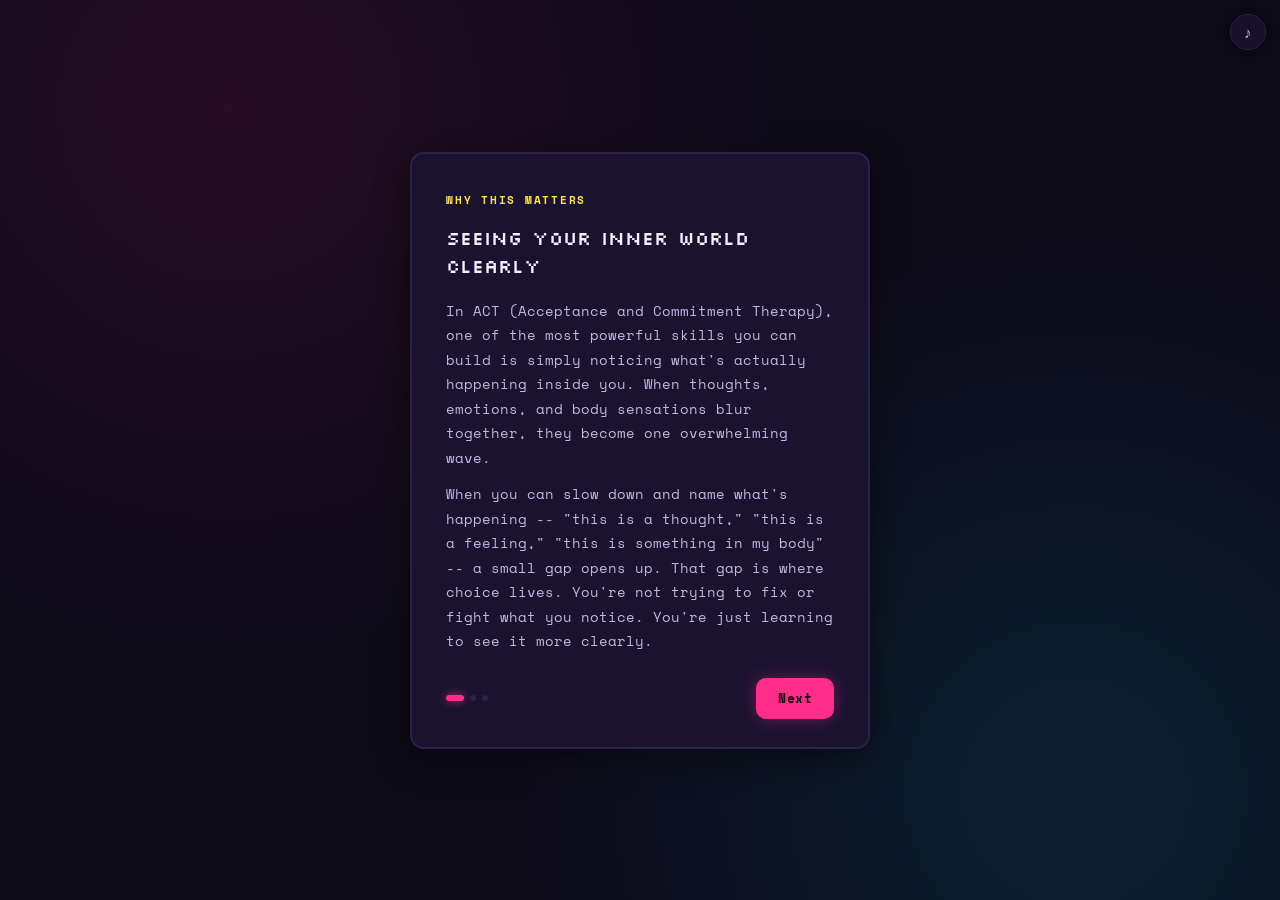
<file: games/thought-emotion-sensation.html>
<!DOCTYPE html>
<html lang="en">
<head>
  <meta charset="UTF-8">
  <meta name="viewport" content="width=device-width, initial-scale=1.0, maximum-scale=1.0, user-scalable=no">
  <title>Thought, Emotion, or Sensation?</title>
  <link rel="preconnect" href="https://fonts.googleapis.com">
  <link rel="preconnect" href="https://fonts.gstatic.com" crossorigin>
  <link href="https://fonts.googleapis.com/css2?family=Silkscreen:wght@400;700&family=Space+Mono:wght@400;700&display=swap" rel="stylesheet">
  <style>
    *, *::before, *::after { box-sizing: border-box; margin: 0; padding: 0; }

    :root {
      --bg: #0d0a18;
      --card: #1a1330;
      --border: #2c2148;
      --shadow: 0 10px 34px rgba(0,0,0,0.45);
      --text: #f3eefc;
      --text-soft: #c3b7e0;
      --text-muted: #8a7aad;
      --thought: #ff2e88;
      --thought-bg: rgba(255,46,136,0.12);
      --thought-border: rgba(255,46,136,0.55);
      --emotion: #00e5ff;
      --emotion-bg: rgba(0,229,255,0.12);
      --emotion-border: rgba(0,229,255,0.55);
      --sensation: #ffe14d;
      --sensation-bg: rgba(255,225,77,0.12);
      --sensation-border: rgba(255,225,77,0.55);
      --correct: #3cff9a;
      --correct-bg: rgba(60,255,154,0.12);
      --incorrect: #ff4d6a;
      --incorrect-bg: rgba(255,77,106,0.12);
      --timer-normal: #00e5ff;
      --timer-warn: #ffe14d;
      --timer-crit: #ff4d6a;
      --font: 'Space Mono', 'Courier New', monospace;
      --font-display: 'Silkscreen', 'Courier New', monospace;
      --radius: 14px;
    }

    html, body {
      height: 100%;
      font-family: var(--font);
      background: var(--bg);
      color: var(--text);
      overflow: hidden;
      -webkit-font-smoothing: antialiased;
    }

    body {
      background-image:
        radial-gradient(circle at 18% 12%, rgba(255,46,136,0.10), transparent 42%),
        radial-gradient(circle at 84% 88%, rgba(0,229,255,0.10), transparent 42%);
    }

    #fx-canvas {
      position: fixed;
      inset: 0;
      width: 100%;
      height: 100%;
      pointer-events: none;
      z-index: 9999;
      display: none;
    }

    #app {
      height: 100%;
      display: flex;
      align-items: center;
      justify-content: center;
      padding: 12px;
    }

    .screen {
      display: none;
      width: 100%;
      max-width: 460px;
    }
    .screen.active { display: flex; flex-direction: column; }

    @media (max-width: 640px) {
      html, body { overflow: auto; }
      #app { padding: 8px; align-items: flex-start; }
      .intro-card { padding: 22px 18px 20px !important; min-height: 0 !important; }
      .slide-title { font-size: 17px !important; }
      .slide-prose { font-size: 13.5px !important; }
      .game-title { font-size: 21px !important; }
    }

    /* ─── INTRO ─── */
    .intro-card {
      background: var(--card);
      border: 2px solid var(--border);
      border-radius: var(--radius);
      box-shadow: var(--shadow);
      padding: 38px 34px 28px;
      min-height: 390px;
      display: flex;
      flex-direction: column;
    }
    .slide-body { flex: 1; }
    .slide-tag {
      font-size: 11px;
      font-weight: 700;
      letter-spacing: 0.16em;
      text-transform: uppercase;
      color: var(--sensation);
      margin-bottom: 16px;
    }
    .slide-title {
      font-family: var(--font-display);
      font-size: 19px;
      font-weight: 400;
      line-height: 1.5;
      margin-bottom: 18px;
      letter-spacing: 0;
      color: var(--text);
    }
    .slide-prose {
      font-size: 14px;
      line-height: 1.75;
      color: var(--text-soft);
    }
    .slide-prose p { margin-bottom: 12px; }
    .slide-prose p:last-child { margin-bottom: 0; }
    .slide-prose em { font-style: italic; color: var(--text); }
    .slide-prose strong { font-weight: 700; color: var(--text); }

    .cat-defs { margin-top: 18px; display: flex; flex-direction: column; gap: 14px; }
    .cat-def { display: flex; align-items: flex-start; gap: 12px; }
    .cat-pill {
      width: 30px; height: 30px; border-radius: 8px;
      display: flex; align-items: center; justify-content: center;
      font-family: var(--font-display);
      font-size: 13px; flex-shrink: 0; margin-top: 1px;
      border: 1.5px solid;
    }
    .cat-pill.T { background: var(--thought-bg); color: var(--thought); border-color: var(--thought-border); }
    .cat-pill.E { background: var(--emotion-bg); color: var(--emotion); border-color: var(--emotion-border); }
    .cat-pill.S { background: var(--sensation-bg); color: var(--sensation); border-color: var(--sensation-border); }
    .cat-def-body { font-size: 13.5px; line-height: 1.55; color: var(--text-soft); }
    .cat-def-body strong { font-weight: 700; color: var(--text); }

    .intro-footer {
      margin-top: 24px;
      display: flex;
      align-items: center;
      justify-content: space-between;
    }
    .dot-track { display: flex; gap: 6px; align-items: center; }
    .dot {
      width: 6px; height: 6px; border-radius: 3px;
      background: var(--border);
      transition: all 0.22s ease;
    }
    .dot.on { width: 18px; background: var(--thought); box-shadow: 0 0 8px rgba(255,46,136,0.7); }

    .btn-row { display: flex; gap: 8px; }
    .btn-ghost {
      padding: 9px 16px; border-radius: 10px;
      border: 1.5px solid var(--border);
      background: transparent;
      font-size: 12.5px; font-weight: 700;
      letter-spacing: 0.04em;
      color: var(--text-soft); cursor: pointer;
      font-family: var(--font);
      transition: border-color 0.12s, color 0.12s;
    }
    .btn-ghost:hover { border-color: var(--text-soft); color: var(--text); }
    .btn-solid {
      padding: 9px 20px; border-radius: 10px;
      border: 2px solid var(--thought); background: var(--thought);
      color: #1a0a12;
      font-size: 12.5px; font-weight: 700;
      letter-spacing: 0.04em;
      cursor: pointer; font-family: var(--font);
      box-shadow: 0 0 16px rgba(255,46,136,0.35);
      transition: background 0.12s, transform 0.1s, box-shadow 0.12s;
    }
    .btn-solid:hover { transform: translateY(-1px); box-shadow: 0 0 22px rgba(255,46,136,0.55); }

    /* ─── START ─── */
    .start-wrap {
      display: flex; flex-direction: column;
      align-items: center; gap: 22px; text-align: center;
    }
    .game-title {
      font-family: var(--font-display);
      font-size: 25px; font-weight: 400;
      line-height: 1.55; letter-spacing: 0;
    }
    .title-t { color: var(--thought); }
    .title-e { color: var(--emotion); }
    .title-s { color: var(--sensation); }
    .game-sub {
      font-size: 12px; color: var(--text-muted);
      margin-top: 8px; font-weight: 400;
      letter-spacing: 0.02em;
    }
    .cat-tiles { display: flex; gap: 9px; width: 100%; }
    .cat-tile {
      flex: 1; padding: 18px 10px 14px;
      border-radius: var(--radius); border: 2px solid;
      background: var(--card);
      display: flex; flex-direction: column;
      align-items: center; gap: 6px;
    }
    .cat-tile.T { border-color: var(--thought-border); box-shadow: 0 0 18px rgba(255,46,136,0.12); }
    .cat-tile.E { border-color: var(--emotion-border); box-shadow: 0 0 18px rgba(0,229,255,0.12); }
    .cat-tile.S { border-color: var(--sensation-border); box-shadow: 0 0 18px rgba(255,225,77,0.12); }
    .tile-key {
      font-family: var(--font-display);
      font-size: 24px; line-height: 1;
    }
    .cat-tile.T .tile-key { color: var(--thought); text-shadow: 0 0 12px rgba(255,46,136,0.6); }
    .cat-tile.E .tile-key { color: var(--emotion); text-shadow: 0 0 12px rgba(0,229,255,0.6); }
    .cat-tile.S .tile-key { color: var(--sensation); text-shadow: 0 0 12px rgba(255,225,77,0.6); }
    .tile-name {
      font-size: 10.5px; font-weight: 700; color: var(--text-soft);
      letter-spacing: 0.06em; text-transform: uppercase;
    }
    .kb-hint { font-size: 12px; color: var(--text-muted); }
    kbd {
      background: var(--card); border: 1px solid var(--border);
      border-radius: 4px;
      padding: 2px 6px; font-size: 11px;
      font-weight: 700; color: var(--text);
      font-family: var(--font);
    }
    .btn-start {
      width: 100%; padding: 16px;
      border-radius: var(--radius); border: none;
      background: var(--thought); color: #1a0a12;
      font-family: var(--font-display);
      font-size: 15px; font-weight: 400;
      cursor: pointer;
      letter-spacing: 0.02em;
      box-shadow: 0 0 24px rgba(255,46,136,0.4);
      transition: background 0.12s, transform 0.1s, box-shadow 0.12s;
    }
    .btn-start:hover {
      transform: translateY(-2px);
      box-shadow: 0 0 32px rgba(255,46,136,0.6);
    }

    /* ─── GAME ─── */
    .game-header {
      display: flex; justify-content: space-between;
      align-items: center;
      margin-bottom: 10px;
      padding-right: 44px;
      font-size: 12.5px; font-weight: 700;
      letter-spacing: 0.03em;
    }
    .q-counter { color: var(--text-muted); }
    .score-row {
      display: flex; align-items: center; gap: 8px;
    }
    .score-pts { color: var(--text); }
    .streak-chip {
      background: rgba(255,225,77,0.14);
      border: 1px solid rgba(255,225,77,0.4);
      color: var(--sensation);
      padding: 2px 9px; border-radius: 20px;
      font-size: 11.5px; font-weight: 700;
    }

    .timer-track {
      height: 5px; background: var(--card);
      border: 1px solid var(--border);
      border-radius: 3px; margin-bottom: 16px; overflow: hidden;
    }
    .timer-fill {
      height: 100%; border-radius: 2px;
      background: var(--timer-normal);
      box-shadow: 0 0 10px var(--timer-normal);
      transition: width 0.1s linear, background 0.25s, box-shadow 0.25s;
      width: 100%;
    }
    .timer-fill.warn { background: var(--timer-warn); box-shadow: 0 0 10px var(--timer-warn); }
    @keyframes critPulse {
      0%,100% { opacity: 1; }
      50% { opacity: 0.35; }
    }
    .timer-fill.crit {
      background: var(--timer-crit);
      box-shadow: 0 0 12px var(--timer-crit);
      animation: critPulse 0.32s ease-in-out infinite;
    }

    .phrase-card {
      position: relative;
      background: var(--card);
      border: 2px solid var(--border);
      border-radius: var(--radius);
      box-shadow: var(--shadow);
      padding: 32px 24px;
      text-align: center;
      margin-bottom: 16px;
      min-height: 130px;
      display: flex; flex-direction: column;
      align-items: center; justify-content: center;
      transition: border-color 0.18s, box-shadow 0.18s, opacity 0.3s ease;
    }
    .phrase-card.border-crit {
      border-color: var(--incorrect);
      box-shadow: 0 0 0 3px rgba(255,77,106,0.15), var(--shadow);
    }
    .phrase-card.border-correct {
      border-color: var(--correct);
      box-shadow: 0 0 0 3px rgba(60,255,154,0.18), var(--shadow);
    }
    .phrase-card.border-wrong {
      border-color: var(--incorrect);
    }
    /* The "hero card" actually vanishes the instant it shatters -- the
       flying shard pieces are all that's left on screen -- then fades
       back in once the debris has finished flying. */
    .phrase-card.card-hidden {
      opacity: 0;
      transition: opacity 0.08s ease-out;
      pointer-events: none;
    }
    /* Shard debris flying off the card on a correct answer */
    .shatter-layer {
      position: fixed;
      pointer-events: none;
      z-index: 30;
    }
    .shatter-piece {
      position: absolute;
      box-sizing: border-box;
      will-change: transform, opacity;
      animation: shardFly 0.75s cubic-bezier(.15,.6,.3,1) forwards;
    }
    @keyframes shardFly {
      0%   { transform: translate(0, 0) rotate(0deg); opacity: 1; }
      100% { transform: translate(var(--dx), var(--dy)) rotate(var(--rot)); opacity: 0; }
    }
    .phrase-text {
      font-size: 20px; font-weight: 700;
      line-height: 1.4; letter-spacing: -0.1px;
      color: var(--text);
    }
    .feedback-line {
      margin-top: 12px;
      font-size: 13px; line-height: 1.6;
      color: var(--text-soft);
      max-width: 330px;
      display: none;
    }

    .ans-row { display: flex; gap: 9px; }
    .ans-btn {
      flex: 1; padding: 14px 8px 11px;
      border-radius: var(--radius); border: 2px solid;
      background: var(--card); cursor: pointer;
      font-family: var(--font);
      display: flex; flex-direction: column;
      align-items: center; gap: 4px;
      transition: background 0.1s, transform 0.1s, box-shadow 0.1s;
    }
    .ans-btn:not(:disabled):hover {
      transform: translateY(-2px);
    }
    .ans-btn:not(:disabled):active { transform: translateY(0); }
    .ans-btn:disabled { cursor: default; }

    .ans-btn.T { border-color: var(--thought-border); color: var(--thought); }
    .ans-btn.T:not(:disabled):hover { background: var(--thought-bg); box-shadow: 0 0 18px rgba(255,46,136,0.3); }
    .ans-btn.E { border-color: var(--emotion-border); color: var(--emotion); }
    .ans-btn.E:not(:disabled):hover { background: var(--emotion-bg); box-shadow: 0 0 18px rgba(0,229,255,0.3); }
    .ans-btn.S { border-color: var(--sensation-border); color: var(--sensation); }
    .ans-btn.S:not(:disabled):hover { background: var(--sensation-bg); box-shadow: 0 0 18px rgba(255,225,77,0.3); }

    .ans-btn.state-correct {
      background: var(--correct-bg) !important;
      border-color: var(--correct) !important;
      color: var(--correct) !important;
      box-shadow: 0 0 20px rgba(60,255,154,0.35) !important;
    }
    .ans-btn.state-wrong {
      background: var(--incorrect-bg) !important;
      border-color: var(--incorrect) !important;
      color: var(--incorrect) !important;
      box-shadow: 0 0 20px rgba(255,77,106,0.35) !important;
    }

    .btn-letter { font-family: var(--font-display); font-size: 20px; line-height: 1; }
    .btn-word {
      font-size: 10px; font-weight: 700;
      letter-spacing: 0.06em; text-transform: uppercase; opacity: 0.85;
    }

    /* ─── END ─── */
    .end-card {
      background: var(--card);
      border: 2px solid var(--border);
      border-radius: var(--radius);
      box-shadow: var(--shadow);
      padding: 44px 34px 36px;
      text-align: center;
      display: flex; flex-direction: column;
      align-items: center; gap: 14px;
    }
    .end-label {
      font-size: 11px; font-weight: 700;
      letter-spacing: 0.16em; text-transform: uppercase;
      color: var(--sensation);
    }
    .final-score {
      font-family: var(--font-display);
      font-size: 56px; font-weight: 400;
      line-height: 1; letter-spacing: -1px;
      color: var(--text);
      text-shadow: 0 0 28px rgba(255,46,136,0.5);
    }
    .end-chips { display: flex; gap: 14px; }
    .end-chip {
      background: var(--bg); border: 1px solid var(--border); border-radius: 10px;
      padding: 10px 18px; text-align: center;
    }
    .chip-num {
      display: block;
      font-family: var(--font-display);
      font-size: 18px;
      color: var(--emotion); line-height: 1; margin-bottom: 5px;
    }
    .chip-lbl { font-size: 11px; color: var(--text-muted); font-weight: 500; letter-spacing: 0.03em; }
    .end-msg {
      font-size: 14.5px; line-height: 1.6;
      color: var(--text-soft); max-width: 300px;
    }
    .btn-again {
      width: 100%; padding: 16px;
      border-radius: var(--radius); border: none;
      background: var(--thought); color: #1a0a12;
      font-family: var(--font-display);
      font-size: 14.5px; font-weight: 400;
      cursor: pointer;
      margin-top: 6px;
      box-shadow: 0 0 24px rgba(255,46,136,0.4);
      transition: background 0.12s, transform 0.1s, box-shadow 0.12s;
    }
    .btn-again:hover {
      transform: translateY(-2px);
      box-shadow: 0 0 32px rgba(255,46,136,0.6);
    }

    @media (max-width: 400px) {
      .intro-card { padding: 26px 20px 22px; }
      .slide-title { font-size: 16px; }
      .phrase-text { font-size: 17px; }
      .game-title { font-size: 20px; }
      .final-score { font-size: 44px; }
    }
    @media (max-height: 620px) {
      .intro-card { min-height: unset; padding: 22px 24px 20px; }
      .phrase-card { min-height: 110px; padding: 22px 20px; }
      .ans-btn { padding: 11px 8px 8px; }
      .timer-track { margin-bottom: 12px; }
      .game-header { margin-bottom: 8px; }
    }

    /* ─── MUSIC BUTTON ─── */
    #music-btn {
      position: fixed;
      top: 14px; right: 14px;
      width: 36px; height: 36px;
      border-radius: 50%;
      border: 1.5px solid var(--border);
      background: rgba(26,19,48,0.85);
      backdrop-filter: blur(8px);
      cursor: pointer;
      font-size: 15px;
      display: flex; align-items: center; justify-content: center;
      z-index: 500;
      box-shadow: 0 1px 8px rgba(0,0,0,0.3);
      color: var(--text-soft);
      transition: background 0.15s, border-color 0.15s, transform 0.1s, box-shadow 0.15s;
      padding: 0;
      line-height: 1;
    }
    #music-btn:hover { border-color: var(--thought); color: var(--thought); transform: scale(1.05); box-shadow: 0 0 14px rgba(255,46,136,0.4); }
    #music-btn.muted { color: var(--text-muted); }
    #music-btn title { display: none; }

    /* ─── ROUND 2 BANNER (on the round-1 recap screen) ─── */
    .round2-banner {
      width: 100%;
      margin: 6px 0 4px;
      padding: 16px 18px;
      border: 1.5px dashed var(--emotion-border);
      border-radius: 12px;
      background: var(--emotion-bg);
      text-align: left;
    }
    .round2-tag {
      font-size: 10px; font-weight: 700;
      letter-spacing: 0.14em; text-transform: uppercase;
      color: var(--emotion); margin-bottom: 5px;
    }
    .round2-title {
      font-family: var(--font-display);
      font-size: 17px; color: var(--text);
      margin-bottom: 9px;
    }
    .round2-desc {
      font-size: 12.5px; line-height: 1.65;
      color: var(--text-soft);
    }
    .round2-desc kbd { margin: 0 1px; }

    /* ─── DUCK HUNT ─── */
    .duck-sky {
      position: relative;
      height: 360px;
      overflow: hidden;
      border: 2px solid var(--border);
      border-radius: var(--radius);
      margin-bottom: 16px;
      background: #5c94fc;
      cursor: crosshair;
    }
    .duck-scenery {
      position: absolute; inset: 0;
      width: 100%; height: 100%;
      display: block;
      pointer-events: none;
    }

    .duck {
      position: absolute;
      transform: translate(-50%, -50%);
      /* Declared here (not just on .hit/.wrong) so the fall actually
         animates -- a transition introduced in the same class toggle
         that also changes the value never gets a "before" frame to
         interpolate from. */
      transition: top 0.55s cubic-bezier(.4,0,1,1), opacity 0.4s ease 0.3s;
    }
    /* Bob and flip live on separate wrappers so the on-body sign bobs
       together with the artwork instead of drifting apart from it. */
    .duck-bob {
      position: relative;
      animation: duckBob 0.55s steps(2) infinite alternate;
    }
    .duck-flip {
      transform: scaleX(1);
      filter: drop-shadow(2px 3px 0 rgba(0,0,0,0.25));
    }
    .duck.facing-left .duck-flip { transform: scaleX(-1); }
    .duck-art { width: 108px; height: auto; display: block; }
    @keyframes duckBob {
      from { transform: translateY(0); }
      to   { transform: translateY(-7px); }
    }

    /* Classic comic thought bubble, floating above the duck's head */
    .duck-thought {
      position: absolute;
      left: 50%;
      bottom: 100%;
      margin-bottom: 8px;
      transform: translateX(-50%);
      display: flex;
      flex-direction: column;
      align-items: center;
      pointer-events: none;
    }
    .duck-thought-bubble {
      background: rgba(255,255,255,0.97);
      border: 2px solid rgba(13,10,24,0.4);
      border-radius: 14px;
      padding: 5px 8px;
      font-size: 10px; font-weight: 700;
      line-height: 1.28;
      color: #1a1330;
      width: 92px;
      text-align: center;
      box-shadow: 0 3px 10px rgba(0,0,0,0.32);
    }
    .duck-thought-dots {
      display: flex;
      flex-direction: column;
      align-items: center;
      gap: 3px;
      margin-top: 3px;
    }
    .duck-thought-dots span {
      display: block;
      border-radius: 50%;
      background: rgba(255,255,255,0.97);
      border: 1.5px solid rgba(13,10,24,0.4);
    }
    .duck-thought-dots span:nth-child(1) { width: 9px; height: 9px; }
    .duck-thought-dots span:nth-child(2) { width: 5px; height: 5px; }

    /* Both a correct hit and a wrong-category hit knock the duck down --
       every shot clearly connects. Only the flash color differs. */
    .duck.hit, .duck.wrong {
      opacity: 0;
    }
    .duck.hit .duck-bob, .duck.wrong .duck-bob { animation: none; }
    .duck.hit .duck-flip, .duck.wrong .duck-flip {
      transform: rotate(30deg);
    }
    .duck.facing-left.hit .duck-flip, .duck.facing-left.wrong .duck-flip {
      transform: scaleX(-1) rotate(-30deg);
    }
    .duck.hit .duck-thought, .duck.wrong .duck-thought { opacity: 0; transition: opacity 0.15s; }
    .duck.hit::after, .duck.wrong::after {
      content: '';
      position: absolute; inset: -16px;
      border-radius: 50%;
      animation: hitFlash 0.4s ease-out forwards;
    }
    .duck.hit::after { background: radial-gradient(circle, rgba(60,255,154,0.55), transparent 70%); }
    .duck.wrong::after { background: radial-gradient(circle, rgba(255,77,106,0.55), transparent 70%); }
    @keyframes hitFlash {
      0%   { opacity: 1; transform: scale(0.6); }
      100% { opacity: 0; transform: scale(1.6); }
    }

    /* Reticle flash marking exactly where a shot landed */
    .shot-crosshair {
      position: absolute;
      width: 44px; height: 44px;
      transform: translate(-50%, -50%);
      pointer-events: none;
      z-index: 6;
      border: 2px solid #fff;
      border-radius: 50%;
      box-shadow: 0 0 10px rgba(255,255,255,0.7);
      animation: crosshairPop 0.35s ease-out forwards;
    }
    .shot-crosshair::before, .shot-crosshair::after {
      content: '';
      position: absolute;
      background: #fff;
      box-shadow: 0 0 6px rgba(255,255,255,0.8);
    }
    .shot-crosshair::before { left: 50%; top: -6px; bottom: -6px; width: 2px; transform: translateX(-50%); }
    .shot-crosshair::after { top: 50%; left: -6px; right: -6px; height: 2px; transform: translateY(-50%); }
    .shot-crosshair.wrong { border-color: var(--incorrect); box-shadow: 0 0 10px rgba(255,77,106,0.7); }
    .shot-crosshair.wrong::before, .shot-crosshair.wrong::after {
      background: var(--incorrect); box-shadow: 0 0 6px rgba(255,77,106,0.8);
    }
    @keyframes crosshairPop {
      0%   { transform: translate(-50%, -50%) scale(1.9); opacity: 0; }
      35%  { opacity: 1; }
      100% { transform: translate(-50%, -50%) scale(0.75); opacity: 0; }
    }

    @media (max-width: 400px) {
      .duck-sky { height: 300px; }
      .duck-art { width: 84px; }
      .duck-thought-bubble { font-size: 9px; width: 78px; }
    }
    @media (max-height: 620px) {
      .duck-sky { height: 240px; margin-bottom: 12px; }
      .duck-art { width: 78px; }
    }
  </style>
</head>
<body>

<canvas id="fx-canvas"></canvas>
<audio id="music-quiz" src="monume-retro-arcade-game-music-2-498031.mp3" loop preload="auto"></audio>
<audio id="music-duckhunt" src="monume-american-western-country-576992.mp3" loop preload="auto"></audio>
<audio id="sfx-explosion" src="freesound_community-my-first-recorded-explosion-103816.mp3" preload="auto"></audio>
<audio id="sfx-quack" src="freesound_community-075176_duck-quack-40345.mp3" preload="auto"></audio>
<button id="music-btn" onclick="AudioEngine.toggle()" title="Toggle music" aria-label="Toggle music">♪</button>

<div id="app">

  <!-- ── INTRO ── -->
  <div id="screen-intro" class="screen active">
    <div class="intro-card">
      <div class="slide-body" id="slide-body"></div>
      <div class="intro-footer">
        <div class="dot-track" id="dots">
          <div class="dot on" data-i="0"></div>
          <div class="dot" data-i="1"></div>
          <div class="dot" data-i="2"></div>
        </div>
        <div class="btn-row">
          <button class="btn-ghost" id="btn-back" onclick="slideBack()" style="display:none">Back</button>
          <button class="btn-solid" id="btn-next" onclick="slideNext()">Next</button>
        </div>
      </div>
    </div>
  </div>

  <!-- ── START ── -->
  <div id="screen-start" class="screen">
    <div class="start-wrap">
      <div>
        <div class="game-title"><span class="title-t">Thought</span>, <span class="title-e">Emotion</span>,<br>or <span class="title-s">Sensation</span>?</div>
        <div class="game-sub">12 rounds &nbsp;·&nbsp; identify the prompt &nbsp;·&nbsp; beat the clock</div>
      </div>
      <div class="cat-tiles">
        <div class="cat-tile T">
          <span class="tile-key">T</span>
          <span class="tile-name">Thought</span>
        </div>
        <div class="cat-tile E">
          <span class="tile-key">E</span>
          <span class="tile-name">Emotion</span>
        </div>
        <div class="cat-tile S">
          <span class="tile-key">S</span>
          <span class="tile-name">Sensation</span>
        </div>
      </div>
      <div class="kb-hint">Tap the buttons or press <kbd>T</kbd> <kbd>E</kbd> <kbd>S</kbd> on your keyboard</div>
      <button class="btn-start" onclick="startGame()">Start Game</button>
    </div>
  </div>

  <!-- ── GAME ── -->
  <div id="screen-game" class="screen">
    <div class="game-header">
      <span class="q-counter" id="q-counter">Q 1 / 12</span>
      <div class="score-row">
        <span class="score-pts" id="score-pts">0 pts</span>
        <span class="streak-chip" id="streak-chip" style="display:none">🔥 ×2</span>
      </div>
    </div>
    <div class="timer-track">
      <div class="timer-fill" id="timer-fill"></div>
    </div>
    <div class="phrase-card" id="phrase-card">
      <div class="phrase-text" id="phrase-text"></div>
      <div class="feedback-line" id="feedback-line"></div>
    </div>
    <div class="ans-row">
      <button class="ans-btn T" id="btn-T" onclick="handleAnswer('T')">
        <span class="btn-letter">T</span>
        <span class="btn-word">Thought</span>
      </button>
      <button class="ans-btn E" id="btn-E" onclick="handleAnswer('E')">
        <span class="btn-letter">E</span>
        <span class="btn-word">Emotion</span>
      </button>
      <button class="ans-btn S" id="btn-S" onclick="handleAnswer('S')">
        <span class="btn-letter">S</span>
        <span class="btn-word">Sensation</span>
      </button>
    </div>
  </div>

  <!-- ── END ── -->
  <div id="screen-end" class="screen">
    <div class="end-card">
      <div class="end-label">Round Complete</div>
      <div class="final-score" id="final-score">0</div>
      <div class="end-chips">
        <div class="end-chip">
          <span class="chip-num" id="chip-correct">0</span>
          <span class="chip-lbl">correct</span>
        </div>
        <div class="end-chip">
          <span class="chip-num" id="chip-streak">0</span>
          <span class="chip-lbl">best streak</span>
        </div>
      </div>
      <div class="end-msg" id="end-msg"></div>
      <button class="btn-again" onclick="restartGame()">Play Again</button>
    </div>
  </div>

  <!-- ── ROUND 2 INTRO ── -->
  <div id="screen-round2-intro" class="screen">
    <div class="end-card">
      <div class="end-label">Round 1 Complete</div>
      <div class="final-score" id="r1-score">0</div>
      <div class="end-chips">
        <div class="end-chip">
          <span class="chip-num" id="r1-correct">0</span>
          <span class="chip-lbl">correct</span>
        </div>
        <div class="end-chip">
          <span class="chip-num" id="r1-streak">0</span>
          <span class="chip-lbl">best streak</span>
        </div>
      </div>
      <div class="round2-banner">
        <div class="round2-tag">Round 2</div>
        <div class="round2-title">Duck Hunt</div>
        <div class="round2-desc">
          A thought, emotion, or sensation flies by on a sign. Read it, then
          shoot <kbd>T</kbd> <kbd>E</kbd> <kbd>S</kbd> before it gets away.
        </div>
      </div>
      <button class="btn-again" onclick="startRound2()">Start Round 2</button>
    </div>
  </div>

  <!-- ── DUCK HUNT ── -->
  <div id="screen-duckhunt" class="screen">
    <div class="game-header">
      <span class="q-counter" id="duck-counter">Duck 1 / 10</span>
      <div class="score-row">
        <span class="score-pts" id="duck-score-pts">0 pts</span>
        <span class="streak-chip" id="duck-streak-chip" style="display:none">🔥 ×2</span>
      </div>
    </div>
    <div class="duck-sky" id="duck-sky">
      <svg class="duck-scenery" viewBox="0 0 400 300" preserveAspectRatio="xMidYMax slice" aria-hidden="true">
        <rect x="0" y="0" width="400" height="300" fill="#5c94fc"/>
        <rect x="55" y="140" width="14" height="90" fill="#7a3b1e"/>
        <circle cx="62" cy="110" r="34" fill="#8bc24a"/>
        <circle cx="34" cy="150" r="26" fill="#7cb63f"/>
        <circle cx="92" cy="165" r="26" fill="#7cb63f"/>
        <circle cx="62" cy="180" r="24" fill="#6ba934"/>
        <circle cx="330" cy="235" r="22" fill="#7cb63f"/>
        <circle cx="352" cy="240" r="16" fill="#6ba934"/>
        <rect x="0" y="248" width="400" height="30" fill="#9ed14f"/>
        <rect x="0" y="248" width="400" height="6" fill="#c8ea8a"/>
        <rect x="0" y="278" width="400" height="22" fill="#8a5a2e"/>
      </svg>
    </div>
    <div class="ans-row">
      <button class="ans-btn T" id="duck-btn-T" onclick="handleDuckShot('T')">
        <span class="btn-letter">T</span>
        <span class="btn-word">Thought</span>
      </button>
      <button class="ans-btn E" id="duck-btn-E" onclick="handleDuckShot('E')">
        <span class="btn-letter">E</span>
        <span class="btn-word">Emotion</span>
      </button>
      <button class="ans-btn S" id="duck-btn-S" onclick="handleDuckShot('S')">
        <span class="btn-letter">S</span>
        <span class="btn-word">Sensation</span>
      </button>
    </div>
  </div>

</div>

<script>
// ──────────────────────────────────────
//  SLIDE DATA
// ──────────────────────────────────────
const SLIDES = [
  {
    tag: 'Why this matters',
    title: 'Seeing your inner world clearly',
    html: `<p>In ACT (Acceptance and Commitment Therapy), one of the most powerful skills you can build is simply noticing what's actually happening inside you. When thoughts, emotions, and body sensations blur together, they become one overwhelming wave.</p>
<p>When you can slow down and name what's happening -- "this is a thought," "this is a feeling," "this is something in my body" -- a small gap opens up. That gap is where choice lives. You're not trying to fix or fight what you notice. You're just learning to see it more clearly.</p>`
  },
  {
    tag: 'About thoughts',
    title: 'You are not your thoughts',
    html: `<p>Thoughts are mental events -- words, images, predictions, and judgments your mind produces. They're not facts. They're not commands you have to follow.</p>
<p>Your mind might say <em>"I'm a failure"</em> with total conviction. But that's just your mind doing what minds do -- generating content, often harsh content, on a loop. In ACT, learning to see a thought as a thought is called <strong>defusion</strong>.</p>
<p>You can notice a thought without obeying it, arguing with it, or letting it run the show.</p>`
  },
  {
    tag: 'How to play',
    title: 'Three categories to practice',
    html: `<img src="[data-uri]" alt="Diagram showing Thoughts in the head, Emotions in the chest, and Sensations as physical body signals" style="width:100%;border-radius:10px;margin-bottom:14px;display:block;"><p>A prompt appears on screen. Identify which category it belongs to as fast as you can.</p>
<div class="cat-defs">
  <div class="cat-def">
    <div class="cat-pill T">T</div>
    <div class="cat-def-body"><strong>Thought</strong> -- a mental event: a belief, judgment, story, prediction, or inner narration. <em>"I'll never be good enough." "I should call someone."</em></div>
  </div>
  <div class="cat-def">
    <div class="cat-pill E">E</div>
    <div class="cat-def-body"><strong>Emotion</strong> -- a named feeling state: sadness, fear, anger, joy, shame, hope. It arises in response to what's happening around and inside you.</div>
  </div>
  <div class="cat-def">
    <div class="cat-pill S">S</div>
    <div class="cat-def-body"><strong>Sensation</strong> -- a physical experience in your body: tightness, heaviness, tingling, pressure. Raw body data -- no story attached.</div>
  </div>
</div>`
  }
];

// ──────────────────────────────────────
//  QUESTION POOL
// ──────────────────────────────────────
const POOL = [
  // THOUGHTS
  { text: "I'm not good enough.", cat:'T', why:"That's a thought -- your mind's judgment about yourself, not a fact you need to believe." },
  { text: "Nobody cares about me.", cat:'T', why:"That's a thought -- a story your mind is telling, not a verified truth about the world." },
  { text: "This is pointless.", cat:'T', why:"That's a thought -- an assessment your mind is making, which may or may not be accurate." },
  { text: "I'll never get better.", cat:'T', why:"That's a thought -- a prediction, not a fact. Your mind can't actually see the future." },
  { text: "I should be doing more.", cat:'T', why:"That's a thought -- a \"should\" statement your mind generates, not an objective rule you must follow." },
  { text: "I like coffee.", cat:'T', why:"That's a thought -- even casual preferences are mental events, a type of inner content." },
  { text: "Things will always be this way.", cat:'T', why:"That's a thought -- a story about permanence, not a proven fact about how life works." },
  { text: "I'm a failure.", cat:'T', why:"That's a thought -- a harsh judgment your mind is making, not an objective truth about who you are." },
  { text: "What if something goes wrong?", cat:'T', why:"That's a thought -- specifically, a worried prediction your mind is rehearsing." },
  { text: "I don't deserve good things.", cat:'T', why:"That's a thought -- a belief your mind has adopted, not a fact carved into reality." },
  { text: "People are judging me.", cat:'T', why:"That's a thought -- your mind making assumptions about what's happening inside other people." },
  { text: "I'm too sensitive.", cat:'T', why:"That's a thought -- your mind labeling and critiquing your own experience." },
  { text: "I need to buy groceries.", cat:'T', why:"That's a thought -- even practical mental notes count as mental content." },
  { text: "I'll probably mess this up.", cat:'T', why:"That's a thought -- a negative prediction your mind is making before anything has happened." },
  { text: "I should be stronger than this.", cat:'T', why:"That's a thought -- your mind comparing you to an imagined standard you \"should\" meet." },
  { text: "Nobody would miss me.", cat:'T', why:"That's a thought -- a painful story your mind is telling, not a verified fact about your impact." },
  { text: "The earth is round.", cat:'T', why:"That's a thought -- even factual beliefs are mental events, content your mind holds." },
  { text: "I'm not like other people.", cat:'T', why:"That's a thought -- a comparison your mind constructs about identity." },
  { text: "I can't do anything right.", cat:'T', why:"That's a thought -- a sweeping self-judgment, not an accurate account of your abilities." },
  { text: "Everything will work out fine.", cat:'T', why:"That's a thought -- an optimistic prediction, still a mental event rather than a feeling or body state." },

  // EMOTIONS
  { text: "Sadness", cat:'E', why:"That's an emotion -- a named feeling state, distinct from the thoughts or sensations that travel with it." },
  { text: "Anger", cat:'E', why:"That's an emotion -- a felt sense with a name, not a body sensation or a mental story on its own." },
  { text: "Fear", cat:'E', why:"That's an emotion -- even though it often arrives with body sensations and worried thoughts, fear itself is a feeling." },
  { text: "Joy", cat:'E', why:"That's an emotion -- a positive feeling state, not a thought about something or a physical sensation." },
  { text: "Grief", cat:'E', why:"That's an emotion -- a deep feeling, not a thought or a body sensation on its own." },
  { text: "Frustration", cat:'E', why:"That's an emotion -- a named feeling that arises when goals are blocked or expectations unmet." },
  { text: "Embarrassment", cat:'E', why:"That's an emotion -- a social feeling state, distinct from the thoughts and sensations that come with it." },
  { text: "Loneliness", cat:'E', why:"That's an emotion -- a felt sense of disconnection, not a thought or a body sensation alone." },
  { text: "Contentment", cat:'E', why:"That's an emotion -- a quiet, settled feeling state, not a belief or a physical experience." },
  { text: "Shame", cat:'E', why:"That's an emotion -- a painful feeling about the self, distinct from shame-related thoughts." },
  { text: "Guilt", cat:'E', why:"That's an emotion -- a feeling in response to perceived wrongdoing, not a thought or sensation alone." },
  { text: "Hope", cat:'E', why:"That's an emotion -- a forward-leaning feeling state, different from an optimistic thought." },
  { text: "Anxiety", cat:'E', why:"That's an emotion -- even though anxiety travels with body sensations, the feeling itself is emotional." },
  { text: "Relief", cat:'E', why:"That's an emotion -- a felt release from tension or threat, not just a thought or physical shift." },
  { text: "Pride", cat:'E', why:"That's an emotion -- a positive feeling about yourself or your actions, not a body state or thought." },
  { text: "Overwhelm", cat:'E', why:"That's an emotion -- a felt state of being flooded, distinct from the thoughts or sensations it brings." },

  // SOMATIC SENSATIONS
  { text: "Tightness in my chest", cat:'S', why:"That's a sensation -- a physical experience in your body, separate from any story or feeling name." },
  { text: "My heart is pounding", cat:'S', why:"That's a sensation -- a raw physical event in your body, not an emotion or a thought." },
  { text: "A heavy feeling in my body", cat:'S', why:"That's a sensation -- physical heaviness, distinct from sadness even though they often travel together." },
  { text: "My jaw is clenched", cat:'S', why:"That's a sensation -- a physical state of tension in your body, not a feeling or a thought." },
  { text: "Shallow breathing", cat:'S', why:"That's a sensation -- a physical pattern in your breath you can directly observe in the body." },
  { text: "My mind feels foggy", cat:'S', why:"That's a sensation -- a felt quality of mental texture, more like a physical state than a named emotion." },
  { text: "Restlessness, like I can't sit still", cat:'S', why:"That's a sensation -- a physical urge or energy in the body, not an emotion or a thought." },
  { text: "A frozen feeling", cat:'S', why:"That's a sensation -- a physical experience of stillness or shutdown happening in the body." },
  { text: "My stomach is churning", cat:'S', why:"That's a sensation -- a physical experience in your gut, not an emotion name or a mental story." },
  { text: "Tension in my shoulders", cat:'S', why:"That's a sensation -- physical tightness you can locate in a specific part of your body." },
  { text: "A knot in my gut", cat:'S', why:"That's a sensation -- a physical experience in your body, separate from what you're feeling emotionally." },
  { text: "My hands are shaking", cat:'S', why:"That's a sensation -- a physical phenomenon in your body, not a thought or an emotion." },
  { text: "A lump in my throat", cat:'S', why:"That's a sensation -- a physical constriction you can notice in your body." },
  { text: "My legs feel heavy", cat:'S', why:"That's a sensation -- a physical quality in your body, separate from any emotional story." },
  { text: "Tingling in my fingertips", cat:'S', why:"That's a sensation -- a direct physical signal from your nervous system, not a thought or emotion." },
  { text: "My chest feels hollow", cat:'S', why:"That's a sensation -- a physical quality you can notice in your body, even if emotions travel alongside it." },
];

// ──────────────────────────────────────
//  STATE
// ──────────────────────────────────────
let slide = 0;
let round = [];
let qIndex = 0;
let score = 0;
let streak = 0;
let maxStreak = 0;
let correctCount = 0;
let timerID = null;
let timeLeft = 5;
let answered = false;
let cachedCoords = { x: 200, y: 300 };
let advTimer = null;
let ticksFired = new Set();

// ──────────────────────────────────────
//  CANVAS
// ──────────────────────────────────────
const canvas = document.getElementById('fx-canvas');
const ctx = canvas.getContext('2d');

function resizeCanvas() {
  canvas.width = window.innerWidth;
  canvas.height = window.innerHeight;
}
resizeCanvas();
window.addEventListener('resize', resizeCanvas);

// ──────────────────────────────────────
//  SCREENS
// ──────────────────────────────────────
function showScreen(id) {
  document.querySelectorAll('.screen').forEach(s => s.classList.remove('active'));
  document.getElementById(id).classList.add('active');
}

// ──────────────────────────────────────
//  INTRO SLIDES
// ──────────────────────────────────────
function renderSlide() {
  const s = SLIDES[slide];
  document.getElementById('slide-body').innerHTML = `
    <div class="slide-tag">${s.tag}</div>
    <div class="slide-title">${s.title}</div>
    <div class="slide-prose">${s.html}</div>
  `;
  document.querySelectorAll('.dot').forEach((d, i) => d.classList.toggle('on', i === slide));
  document.getElementById('btn-back').style.display = slide === 0 ? 'none' : '';
  document.getElementById('btn-next').textContent = slide === 2 ? 'Got it!' : 'Next';
}

function slideBack() {
  if (slide > 0) { slide--; renderSlide(); }
}
function slideNext() {
  AudioEngine.init();
  if (slide < 2) { slide++; renderSlide(); }
  else showScreen('screen-start');
}

// ──────────────────────────────────────
//  GAME FLOW
// ──────────────────────────────────────
function shuffle(arr) {
  const a = [...arr];
  for (let i = a.length - 1; i > 0; i--) {
    const j = Math.floor(Math.random() * (i + 1));
    [a[i], a[j]] = [a[j], a[i]];
  }
  return a;
}

function startGame() {
  AudioEngine.init();
  AudioEngine.setTrack('quiz');
  AudioEngine.startMusic();
  AudioEngine.sfxStart();
  round = shuffle(POOL).slice(0, 12);
  qIndex = 0; score = 0; streak = 0; maxStreak = 0; correctCount = 0;
  ducks = []; duckIndex = 0; duckActive = false; duckEl = null;
  showScreen('screen-game');
  loadQuestion();
}

function restartGame() {
  slide = 0;
  renderSlide();
  startGame();
}

function loadQuestion() {
  if (advTimer) clearTimeout(advTimer);
  if (timerID) clearInterval(timerID);

  answered = false;
  timeLeft = 5;
  ticksFired = new Set();

  const q = round[qIndex];
  document.getElementById('q-counter').textContent = `Q ${qIndex + 1} / 12`;
  document.getElementById('score-pts').textContent = `${score} pts`;

  const chip = document.getElementById('streak-chip');
  chip.style.display = streak >= 2 ? '' : 'none';
  if (streak >= 2) chip.textContent = `🔥 ×${streak}`;

  document.getElementById('phrase-text').textContent = q.text;

  const fb = document.getElementById('feedback-line');
  fb.style.display = 'none';
  fb.textContent = '';

  const card = document.getElementById('phrase-card');
  card.className = 'phrase-card';

  const fill = document.getElementById('timer-fill');
  fill.style.width = '100%';
  fill.className = 'timer-fill';

  ['T','E','S'].forEach(k => {
    const b = document.getElementById('btn-' + k);
    b.className = 'ans-btn ' + k;
    b.disabled = false;
  });

  // Cache explosion coords via rAF before any DOM changes
  requestAnimationFrame(() => {
    const r = document.getElementById('phrase-card').getBoundingClientRect();
    cachedCoords = { x: r.left + r.width / 2, y: r.top + r.height / 2 };
  });

  startTimer();
}

function startTimer() {
  const fill = document.getElementById('timer-fill');
  const card = document.getElementById('phrase-card');

  timerID = setInterval(() => {
    if (answered) { clearInterval(timerID); return; }

    timeLeft -= 0.1;
    if (timeLeft <= 0) {
      timeLeft = 0;
      clearInterval(timerID);
      handleTimeout();
      return;
    }

    const pct = (timeLeft / 5) * 100;
    fill.style.width = pct + '%';

    if (timeLeft <= 1) {
      fill.className = 'timer-fill crit';
      card.classList.add('border-crit');
      // Tick sounds at three moments in the final second
      [0.85, 0.55, 0.22].forEach(th => {
        if (timeLeft <= th && !ticksFired.has(th)) {
          ticksFired.add(th);
          AudioEngine.sfxTick();
        }
      });
    } else if (timeLeft <= 2.5) {
      fill.className = 'timer-fill warn';
      card.classList.remove('border-crit');
    } else {
      fill.className = 'timer-fill';
      card.classList.remove('border-crit');
    }
  }, 100);
}

function handleTimeout() {
  answered = true;
  clearInterval(timerID);
  streak = 0;

  const q = round[qIndex];
  ['T','E','S'].forEach(k => {
    const b = document.getElementById('btn-' + k);
    b.disabled = true;
    if (k === q.cat) b.classList.add('state-correct');
  });

  const card = document.getElementById('phrase-card');
  card.classList.remove('border-crit');
  card.classList.add('border-wrong');

  const fb = document.getElementById('feedback-line');
  fb.textContent = "Time's up! " + q.why;
  fb.style.display = 'block';

  syncStreakChip();
  AudioEngine.sfxWrong();
  advTimer = setTimeout(nextQuestion, 6000);
}

function handleAnswer(choice) {
  if (answered) return;
  answered = true;
  clearInterval(timerID);

  const q = round[qIndex];
  const correct = choice === q.cat;

  const card = document.getElementById('phrase-card');
  card.classList.remove('border-crit');

  ['T','E','S'].forEach(k => {
    document.getElementById('btn-' + k).disabled = true;
  });

  if (correct) {
    streak++;
    if (streak > maxStreak) maxStreak = streak;
    correctCount++;

    const base = Math.round(10 + 90 * (timeLeft / 5));
    const bonus = streak >= 2 ? Math.min(4, streak - 1) * 10 : 0;
    score += base + bonus;

    document.getElementById('score-pts').textContent = `${score} pts`;
    document.getElementById('btn-' + choice).classList.add('state-correct');
    card.classList.add('border-correct');

    syncStreakChip();

    // Fire explosion using pre-cached coords -- the hero card blows apart in sync
    runExplosion(cachedCoords.x, cachedCoords.y);
    shatterCard(card); // spawn the flying debris first, while the card is still visible to copy
    card.classList.add('card-hidden'); // the card vanishes and stays gone -- loadQuestion() resets
                                        // this class when the next phrase is ready, so the old
                                        // (already-answered) card never reappears in the meantime
    AudioEngine.sfxExplosion();
    AudioEngine.sfxCorrect(streak);

    advTimer = setTimeout(nextQuestion, 3500);

  } else {
    streak = 0;
    ['T','E','S'].forEach(k => {
      const b = document.getElementById('btn-' + k);
      if (k === q.cat) b.classList.add('state-correct');
      if (k === choice) b.classList.add('state-wrong');
    });
    card.classList.add('border-wrong');

    const fb = document.getElementById('feedback-line');
    fb.textContent = q.why;
    fb.style.display = 'block';

    syncStreakChip();
    AudioEngine.sfxWrong();

    advTimer = setTimeout(nextQuestion, 6000);
  }
}

function syncStreakChip() {
  const chip = document.getElementById('streak-chip');
  chip.style.display = streak >= 2 ? '' : 'none';
  if (streak >= 2) chip.textContent = `🔥 ×${streak}`;
}

function nextQuestion() {
  qIndex++;
  if (qIndex >= 12) endRound1();
  else loadQuestion();
}

function endRound1() {
  showScreen('screen-round2-intro');
  document.getElementById('r1-score').textContent = score;
  document.getElementById('r1-correct').textContent = correctCount;
  document.getElementById('r1-streak').textContent = maxStreak;
  AudioEngine.sfxEnd();
}

// ──────────────────────────────────────
//  ROUND 2: DUCK HUNT
//  Same three categories, but each phrase flies across the
//  sky on a sign and has to be shot down before it escapes.
// ──────────────────────────────────────
const DUCK_COUNT = 16; // 2 more than the 14-duck round
// Pixel-art duck, wings swept back mid-flight -- drawn facing right by default.
const DUCK_SVG = `<svg class="duck-art" viewBox="0 0 40 22" shape-rendering="crispEdges">
  <rect x="1" y="12" width="4" height="3" fill="#161616"/>
  <rect x="4" y="10" width="3" height="3" fill="#161616"/>

  <rect x="10" y="10" width="15" height="8" fill="#fdfdfd"/>
  <rect x="7" y="12" width="4" height="5" fill="#fdfdfd"/>
  <rect x="23" y="8" width="4" height="6" fill="#fdfdfd"/>
  <rect x="12" y="8" width="9" height="3" fill="#fdfdfd"/>
  <rect x="10" y="17" width="11" height="2" fill="#fdfdfd"/>

  <rect x="9" y="7" width="11" height="4" fill="#161616"/>
  <rect x="7" y="10" width="6" height="3" fill="#161616"/>
  <rect x="18" y="6" width="4" height="3" fill="#161616"/>
  <rect x="6" y="12" width="2" height="2" fill="#161616"/>

  <rect x="25" y="4" width="8" height="8" fill="#2e8b3d"/>
  <rect x="27" y="2" width="4" height="3" fill="#2e8b3d"/>
  <rect x="25" y="12" width="5" height="2" fill="#2e8b3d"/>

  <rect x="29" y="6" width="2" height="2" fill="#fdfdfd"/>
  <rect x="30" y="6" width="1" height="1" fill="#161616"/>

  <rect x="33" y="6" width="4" height="3" fill="#e8791a"/>

  <rect x="15" y="18" width="2" height="2" fill="#e8791a"/>
  <rect x="18" y="18" width="2" height="2" fill="#e8791a"/>
</svg>`;

let ducks = [];
let duckIndex = 0;
let duckActive = false;
let duckEl = null;
let duckSpawnTime = 0;
let duckEscapeTimer = null;
let duckAdvanceTimer = null;

function clearDucks() {
  document.getElementById('duck-sky').querySelectorAll('.duck, .shot-crosshair').forEach(n => n.remove());
}

function startRound2() {
  AudioEngine.init();
  AudioEngine.setTrack('duckhunt');
  AudioEngine.sfxStart();
  ducks = shuffle(POOL).slice(0, DUCK_COUNT);
  duckIndex = 0;
  clearDucks();
  showScreen('screen-duckhunt');
  spawnNextDuck();
}

function updateDuckHUD() {
  document.getElementById('duck-counter').textContent = `Duck ${Math.min(duckIndex + 1, DUCK_COUNT)} / ${DUCK_COUNT}`;
  document.getElementById('duck-score-pts').textContent = `${score} pts`;
  const chip = document.getElementById('duck-streak-chip');
  chip.style.display = streak >= 2 ? '' : 'none';
  if (streak >= 2) chip.textContent = `🔥 ×${streak}`;
}

function spawnNextDuck() {
  if (duckEscapeTimer) clearTimeout(duckEscapeTimer);
  if (duckAdvanceTimer) clearTimeout(duckAdvanceTimer);
  clearDucks();

  if (duckIndex >= DUCK_COUNT) { endRound2(); return; }
  updateDuckHUD();

  const q = ducks[duckIndex];
  const sky = document.getElementById('duck-sky');
  const fromLeft = Math.random() < 0.5;
  const topPct = 30 + Math.random() * 42; // leaves headroom for the thought bubble above
  let duration = Math.max(4500, 6500 - duckIndex * 120); // slow and steady, gentle ramp
  const extensionStart = DUCK_COUNT - Math.round(DUCK_COUNT * 0.2); // last 20% of the round
  if (duckIndex >= extensionStart) duration *= 0.8; // 20% faster through the extension

  const el = document.createElement('div');
  el.className = 'duck' + (fromLeft ? '' : ' facing-left');
  el.innerHTML = `<div class="duck-bob"><div class="duck-thought"><div class="duck-thought-bubble"></div><div class="duck-thought-dots"><span></span><span></span></div></div><div class="duck-flip">${DUCK_SVG}</div></div>`;
  el.querySelector('.duck-thought-bubble').textContent = q.text;
  el.style.top = topPct + '%';
  el.style.left = fromLeft ? '-15%' : '115%';
  sky.appendChild(el);

  // Force layout so the flight transition starts from the spawn edge
  void el.offsetWidth;
  el.style.transition = `left ${duration}ms linear`;
  requestAnimationFrame(() => {
    el.style.left = fromLeft ? '115%' : '-15%';
  });

  duckEl = el;
  duckActive = true;
  duckSpawnTime = performance.now();
  AudioEngine.sfxWhoosh();

  duckEscapeTimer = setTimeout(() => {
    if (duckActive) duckEscape();
  }, duration + 80);
}

function freezeDuck(el) {
  const sky = document.getElementById('duck-sky');
  const skyRect = sky.getBoundingClientRect();
  const r = el.getBoundingClientRect();
  const centerX = r.left + r.width / 2 - skyRect.left;
  const pct = Math.max(-20, Math.min(120, (centerX / skyRect.width) * 100));
  el.style.transition = 'none';
  el.style.left = pct + '%';
  void el.offsetWidth;
  el.style.transition = ''; // release the override -- the fall (top/opacity) still needs to animate
  return pct;
}

function showCrosshair(sky, leftPct, topPct, wrong) {
  const c = document.createElement('div');
  c.className = 'shot-crosshair' + (wrong ? ' wrong' : '');
  c.style.left = leftPct + '%';
  c.style.top = topPct + '%';
  sky.appendChild(c);
  setTimeout(() => c.remove(), 400);
}

function duckEscape() {
  if (!duckActive) return;
  duckActive = false;
  streak = 0;
  updateDuckHUD();
  AudioEngine.sfxWrong();
  // Let the duck's own flight finish carrying it off-screen -- it got away.
  duckAdvanceTimer = setTimeout(() => { duckIndex++; spawnNextDuck(); }, 350);
}

function handleDuckShot(choice) {
  if (!duckActive || !duckEl) return;

  const q = ducks[duckIndex];
  const correct = choice === q.cat;
  duckActive = false;
  if (duckEscapeTimer) clearTimeout(duckEscapeTimer);

  const target = duckEl;
  const shotLeftPct = freezeDuck(target);
  const shotTopPct = parseFloat(target.style.top);
  showCrosshair(document.getElementById('duck-sky'), shotLeftPct, shotTopPct, !correct);
  AudioEngine.sfxQuack(); // it got hit either way -- right or wrong category

  if (correct) {
    streak++;
    if (streak > maxStreak) maxStreak = streak;
    correctCount++;

    const elapsed = performance.now() - duckSpawnTime;
    const speedBonus = Math.max(0, 1 - elapsed / 2600);
    const base = Math.round(60 + 80 * speedBonus);
    const bonus = streak >= 2 ? Math.min(4, streak - 1) * 10 : 0;
    score += base + bonus;

    target.classList.add('hit');
    void target.offsetWidth; // establish the pre-fall frame so the transition actually animates
    const r = target.getBoundingClientRect();
    target.style.top = 'calc(100% + 50px)';

    runFeathers(r.left + r.width / 2, r.top + r.height / 2);
    AudioEngine.sfxCorrect(streak);
  } else {
    // Still a hit -- you fired and connected -- just the wrong category.
    streak = 0;
    target.classList.add('wrong');
    void target.offsetWidth; // same fix -- otherwise the fall jumps straight to its end state
    target.style.top = 'calc(100% + 50px)';
    AudioEngine.sfxWrong();
  }

  updateDuckHUD();
  duckAdvanceTimer = setTimeout(() => { duckIndex++; spawnNextDuck(); }, 700);
}

function endRound2() {
  showScreen('screen-end');
  document.getElementById('final-score').textContent = score;
  document.getElementById('chip-correct').textContent = correctCount;
  document.getElementById('chip-streak').textContent = maxStreak;

  const total = 12 + DUCK_COUNT;
  let msg;
  if (correctCount >= total * 0.83) msg = "Outstanding. You're spotting thoughts, emotions, and sensations on sight -- sitting still or flying by.";
  else if (correctCount >= total * 0.58) msg = "Solid work across both rounds. These distinctions are clearly starting to click.";
  else if (correctCount >= total * 0.33) msg = "Good effort. Two very different challenges, and you're building real skill in both.";
  else msg = "Keep going. Naming it on a card is one thing -- catching it on the wing is another. Nice work sticking with it.";

  document.getElementById('end-msg').textContent = msg;
  AudioEngine.sfxEnd();

  requestAnimationFrame(() => {
    const r = document.getElementById('final-score').getBoundingClientRect();
    runConfetti(r.left + r.width / 2, r.top + r.height / 2);
  });
}

// ──────────────────────────────────────
//  KEYBOARD
// ──────────────────────────────────────
document.addEventListener('keydown', e => {
  const k = e.key.toUpperCase();
  if (['T','E','S'].includes(k) && document.getElementById('screen-game').classList.contains('active')) {
    handleAnswer(k);
  }
  if (['T','E','S'].includes(k) && document.getElementById('screen-duckhunt').classList.contains('active')) {
    handleDuckShot(k);
  }
  if ((e.key === 'Enter' || e.key === ' ') && document.getElementById('screen-intro').classList.contains('active')) {
    e.preventDefault(); slideNext();
  }
  if ((e.key === 'Enter' || e.key === ' ') && document.getElementById('screen-start').classList.contains('active')) {
    e.preventDefault(); startGame();
  }
  if ((e.key === 'Enter' || e.key === ' ') && document.getElementById('screen-round2-intro').classList.contains('active')) {
    e.preventDefault(); startRound2();
  }
});

// ──────────────────────────────────────
//  EXPLOSION ANIMATION
// ──────────────────────────────────────
function runExplosion(cx, cy) {
  canvas.style.display = 'block';
  const parts = [];

  // Fire particles -- radiate outward
  for (let i = 0; i < 60; i++) {
    const a = Math.random() * Math.PI * 2;
    const spd = 3 + Math.random() * 13;
    const hue = 14 + Math.random() * 42;
    parts.push({
      type: 'fire', x: cx, y: cy,
      vx: Math.cos(a) * spd,
      vy: Math.sin(a) * spd - Math.random() * 3,
      life: 1, decay: 0.015 + Math.random() * 0.013,
      size: 10 + Math.random() * 28, hue
    });
  }

  // Central fireball blobs
  for (let i = 0; i < 7; i++) {
    const a = Math.random() * Math.PI * 2;
    const spd = 0.4 + Math.random() * 2.5;
    parts.push({
      type: 'ball', x: cx + (Math.random() - 0.5) * 8, y: cy + (Math.random() - 0.5) * 8,
      vx: Math.cos(a) * spd, vy: Math.sin(a) * spd - 0.8,
      life: 1, decay: 0.01,
      size: 32 + Math.random() * 44, hue: 28 + Math.random() * 16
    });
  }

  // Billowing smoke clouds -- drift upward and expand
  for (let i = 0; i < 22; i++) {
    const a = -Math.PI * 0.5 + (Math.random() - 0.5) * Math.PI * 0.9;
    const spd = 0.5 + Math.random() * 2.6;
    parts.push({
      type: 'smoke',
      x: cx + (Math.random() - 0.5) * 55,
      y: cy + (Math.random() - 0.5) * 28,
      vx: Math.cos(a) * spd + (Math.random() - 0.5) * 1.4,
      vy: Math.sin(a) * spd - 0.25,
      life: 1, decay: 0.0045 + Math.random() * 0.004,
      size: 18 + Math.random() * 36,
      grey: 110 + Math.floor(Math.random() * 75),
      delay: 0.04 + Math.random() * 0.22
    });
  }

  // Debris chunks -- fly out with gravity and spin
  const debColors = ['#5c3317','#8b4513','#3d2b1f','#222','#444','#a0522d','#cd853f'];
  for (let i = 0; i < 30; i++) {
    const a = Math.random() * Math.PI * 2;
    const spd = 4 + Math.random() * 15;
    parts.push({
      type: 'debris', x: cx, y: cy,
      vx: Math.cos(a) * spd, vy: Math.sin(a) * spd,
      life: 1, decay: 0.01 + Math.random() * 0.01,
      w: 3 + Math.random() * 13, h: 3 + Math.random() * 9,
      rot: Math.random() * Math.PI * 2,
      rotspd: (Math.random() - 0.5) * 0.24,
      color: debColors[Math.floor(Math.random() * debColors.length)]
    });
  }

  const DUR = 1800;
  const t0 = performance.now();

  function tick(now) {
    const elapsed = now - t0;
    const prog = elapsed / DUR;

    if (elapsed >= DUR) {
      ctx.clearRect(0, 0, canvas.width, canvas.height);
      canvas.style.display = 'none';
      return;
    }

    ctx.clearRect(0, 0, canvas.width, canvas.height);

    for (const p of parts) {
      if (p.type === 'smoke' && p.delay && prog < p.delay) continue;

      p.x += p.vx;
      p.y += p.vy;

      if (p.type === 'smoke') {
        p.vy -= 0.018;
        p.vx *= 0.993;
        p.size += 0.3;
      } else if (p.type === 'fire' || p.type === 'ball') {
        p.vy += 0.1;
        p.vx *= 0.97;
        p.vy *= 0.97;
      } else {
        p.vy += 0.24; // debris gravity
        p.rot += p.rotspd;
      }

      p.life -= p.decay;
      if (p.life <= 0) continue;

      ctx.save();
      ctx.globalAlpha = Math.max(0, p.life);

      if (p.type === 'fire') {
        const g = ctx.createRadialGradient(p.x, p.y, 0, p.x, p.y, p.size * p.life + 1);
        g.addColorStop(0,   `hsl(${p.hue+36},100%,92%)`);
        g.addColorStop(0.35,`hsl(${p.hue},100%,58%)`);
        g.addColorStop(0.75,`hsl(${p.hue-12},95%,36%)`);
        g.addColorStop(1,   `hsla(${p.hue-16},90%,20%,0)`);
        ctx.fillStyle = g;
        ctx.beginPath();
        ctx.arc(p.x, p.y, Math.max(0.5, p.size * p.life), 0, Math.PI * 2);
        ctx.fill();

      } else if (p.type === 'ball') {
        const r = Math.max(0.5, p.size * (0.18 + p.life * 0.82));
        const g = ctx.createRadialGradient(p.x, p.y, 0, p.x, p.y, r);
        g.addColorStop(0,  'hsl(58,100%,96%)');
        g.addColorStop(0.22,`hsl(${p.hue+28},100%,78%)`);
        g.addColorStop(0.6, `hsl(${p.hue},100%,48%)`);
        g.addColorStop(1,   `hsla(8,90%,22%,0)`);
        ctx.fillStyle = g;
        ctx.beginPath();
        ctx.arc(p.x, p.y, r, 0, Math.PI * 2);
        ctx.fill();

      } else if (p.type === 'smoke') {
        const g = ctx.createRadialGradient(p.x, p.y, 0, p.x, p.y, p.size);
        const c = p.grey;
        g.addColorStop(0, `rgba(${c},${c},${c},0.26)`);
        g.addColorStop(0.5,`rgba(${c},${c},${c},0.1)`);
        g.addColorStop(1, `rgba(${c},${c},${c},0)`);
        ctx.fillStyle = g;
        ctx.beginPath();
        ctx.arc(p.x, p.y, p.size, 0, Math.PI * 2);
        ctx.fill();

      } else if (p.type === 'debris') {
        ctx.translate(p.x, p.y);
        ctx.rotate(p.rot);
        ctx.fillStyle = p.color;
        ctx.fillRect(-p.w / 2, -p.h / 2, p.w, p.h);
      }

      ctx.restore();
    }

    ctx.globalAlpha = 1;
    requestAnimationFrame(tick);
  }

  requestAnimationFrame(tick);
}

// ──────────────────────────────────────
//  CONFETTI / END CELEBRATION
// ──────────────────────────────────────
function runConfetti(ox, oy) {
  canvas.style.display = 'block';
  const pieces = [];
  const palette = ['#ff2e88','#00e5ff','#ffe14d','#3cff9a','#ffffff','#ff6bb3','#5ff0ff'];

  for (let i = 0; i < 150; i++) {
    const a = Math.random() * Math.PI * 2;
    const spd = 2 + Math.random() * 19;
    const isRect = Math.random() < 0.62;
    pieces.push({
      type: isRect ? 'rect' : 'star',
      x: ox + (Math.random() - 0.5) * 12,
      y: oy + (Math.random() - 0.5) * 12,
      vx: Math.cos(a) * spd * 0.72,
      vy: Math.sin(a) * spd - Math.random() * 4,
      w: 5 + Math.random() * 13,
      h: 3 + Math.random() * 8,
      size: 4 + Math.random() * 9,
      rot: Math.random() * Math.PI * 2,
      rotspd: (Math.random() - 0.5) * 0.17,
      color: palette[Math.floor(Math.random() * palette.length)],
      delay: Math.random() * 0.14
    });
  }

  const DUR = 5000;
  const t0 = performance.now();

  function tick(now) {
    const elapsed = now - t0;
    const prog = elapsed / DUR;

    if (elapsed >= DUR) {
      ctx.clearRect(0, 0, canvas.width, canvas.height);
      canvas.style.display = 'none';
      return;
    }

    ctx.clearRect(0, 0, canvas.width, canvas.height);

    const fadeFrom = 0.7;
    const fadeAlpha = prog > fadeFrom ? 1 - (prog - fadeFrom) / (1 - fadeFrom) : 1;

    for (const p of pieces) {
      if (p.delay && prog < p.delay) continue;
      p.x += p.vx;
      p.y += p.vy;
      p.vy += 0.09;
      p.vx *= 0.996;
      p.rot += p.rotspd;

      ctx.save();
      ctx.globalAlpha = Math.max(0, fadeAlpha);
      ctx.translate(p.x, p.y);
      ctx.rotate(p.rot);
      ctx.fillStyle = p.color;

      if (p.type === 'rect') {
        ctx.fillRect(-p.w / 2, -p.h / 2, p.w, p.h);
      } else {
        drawStar(0, 0, 5, p.size, p.size * 0.42);
      }
      ctx.restore();
    }

    ctx.globalAlpha = 1;
    requestAnimationFrame(tick);
  }

  requestAnimationFrame(tick);
}

function drawStar(cx, cy, spikes, outer, inner) {
  let rot = -Math.PI / 2;
  const step = Math.PI / spikes;
  ctx.beginPath();
  for (let i = 0; i < spikes * 2; i++) {
    const r = i % 2 === 0 ? outer : inner;
    ctx.lineTo(cx + Math.cos(rot) * r, cy + Math.sin(rot) * r);
    rot += step;
  }
  ctx.closePath();
  ctx.fill();
}

// ──────────────────────────────────────
//  CARD SHATTER -- the hero card breaks into bits that fly outward
// ──────────────────────────────────────
function shatterCard(el) {
  const rect = el.getBoundingClientRect();
  const style = getComputedStyle(el);
  const cols = 6, rows = 4;
  const shardW = rect.width / cols;
  const shardH = rect.height / rows;

  const layer = document.createElement('div');
  layer.className = 'shatter-layer';
  layer.style.left = rect.left + 'px';
  layer.style.top = rect.top + 'px';
  layer.style.width = rect.width + 'px';
  layer.style.height = rect.height + 'px';

  for (let r = 0; r < rows; r++) {
    for (let c = 0; c < cols; c++) {
      const piece = document.createElement('div');
      piece.className = 'shatter-piece';
      piece.style.left = (c * shardW) + 'px';
      piece.style.top = (r * shardH) + 'px';
      piece.style.width = Math.ceil(shardW) + 'px';
      piece.style.height = Math.ceil(shardH) + 'px';
      piece.style.background = style.backgroundColor;
      piece.style.borderRadius = '2px';
      if (r === 0) piece.style.borderTop = `2px solid ${style.borderColor}`;
      if (r === rows - 1) piece.style.borderBottom = `2px solid ${style.borderColor}`;
      if (c === 0) piece.style.borderLeft = `2px solid ${style.borderColor}`;
      if (c === cols - 1) piece.style.borderRight = `2px solid ${style.borderColor}`;

      // Outward burst, scaled by how far this piece sits from the card's center
      const nx = (c + 0.5) / cols - 0.5; // -0.5 .. 0.5
      const ny = (r + 0.5) / rows - 0.5;
      const dx = nx * (260 + Math.random() * 180);
      const dy = ny * (220 + Math.random() * 160) - 40; // slight upward bias
      const rot = (Math.random() - 0.5) * 640;
      piece.style.setProperty('--dx', dx.toFixed(1) + 'px');
      piece.style.setProperty('--dy', dy.toFixed(1) + 'px');
      piece.style.setProperty('--rot', rot.toFixed(0) + 'deg');
      piece.style.animationDelay = (Math.random() * 0.06).toFixed(2) + 's';

      layer.appendChild(piece);
    }
  }

  document.body.appendChild(layer);
  setTimeout(() => layer.remove(), 900);
}

// ──────────────────────────────────────
//  FEATHER BURST -- Duck Hunt hit effect
// ──────────────────────────────────────
function runFeathers(cx, cy) {
  canvas.style.display = 'block';
  const parts = [];
  const colors = ['#ffffff', '#e8e4f0', '#2c2148', '#8a7aad'];

  for (let i = 0; i < 22; i++) {
    const a = Math.random() * Math.PI * 2;
    const spd = 2 + Math.random() * 6;
    parts.push({
      x: cx, y: cy,
      vx: Math.cos(a) * spd,
      vy: Math.sin(a) * spd - Math.random() * 2.5,
      rot: Math.random() * Math.PI * 2,
      rotspd: (Math.random() - 0.5) * 0.3,
      w: 4 + Math.random() * 6,
      h: 7 + Math.random() * 8,
      life: 1, decay: 0.014 + Math.random() * 0.01,
      color: colors[Math.floor(Math.random() * colors.length)]
    });
  }

  const DUR = 800;
  const t0 = performance.now();

  function tick(now) {
    const elapsed = now - t0;
    if (elapsed >= DUR) {
      ctx.clearRect(0, 0, canvas.width, canvas.height);
      canvas.style.display = 'none';
      return;
    }
    ctx.clearRect(0, 0, canvas.width, canvas.height);

    for (const p of parts) {
      p.x += p.vx;
      p.y += p.vy;
      p.vy += 0.22;
      p.vx *= 0.98;
      p.rot += p.rotspd;
      p.life -= p.decay;
      if (p.life <= 0) continue;

      ctx.save();
      ctx.globalAlpha = Math.max(0, p.life);
      ctx.translate(p.x, p.y);
      ctx.rotate(p.rot);
      ctx.fillStyle = p.color;
      ctx.beginPath();
      ctx.ellipse(0, 0, p.w / 2, p.h / 2, 0, 0, Math.PI * 2);
      ctx.fill();
      ctx.restore();
    }

    ctx.globalAlpha = 1;
    requestAnimationFrame(tick);
  }

  requestAnimationFrame(tick);
}

// ──────────────────────────────────────
//  AUDIO ENGINE  (Web Audio API, no deps)
// ──────────────────────────────────────
const AudioEngine = (() => {
  let ctx = null;
  let master = null;
  let reverb = null;      // shared convolver bus -- gives SFX and pad a sense of space
  let reverbSend = null;
  let delayNode = null;   // shared feedback delay -- retro echo on the lead line
  let delaySend = null;
  let muted = false;
  let musicOn = false;
  let melodyTO = null;

  // ── internals ──
  function ramp(param, val, t, dur = 0.02) {
    param.setValueAtTime(param.value, t);
    param.linearRampToValueAtTime(val, t + dur);
  }

  function env(gainNode, t, atk, peak, hold, rel) {
    gainNode.gain.cancelScheduledValues(t);
    gainNode.gain.setValueAtTime(0, t);
    gainNode.gain.linearRampToValueAtTime(peak, t + atk);
    gainNode.gain.setValueAtTime(peak, t + atk + hold);
    gainNode.gain.exponentialRampToValueAtTime(0.0001, t + atk + hold + rel);
  }

  function osc(freq, type, gainNode, start, stop) {
    const o = ctx.createOscillator();
    o.type = type;
    o.frequency.value = freq;
    o.connect(gainNode);
    o.start(start);
    if (stop) o.stop(stop);
    return o;
  }

  // Routes a node through a stereo panner when available, else passes it through unchanged
  function pan(node, amount) {
    if (!ctx.createStereoPanner) return node;
    const p = ctx.createStereoPanner();
    p.pan.value = amount;
    node.connect(p);
    return p;
  }

  // One-shot filtered noise burst, feeding an already-enveloped destination gain
  function noiseBurst(dest, t, dur, filterType, filterFreq, filterQ) {
    const size = Math.max(1, Math.floor(ctx.sampleRate * dur));
    const buffer = ctx.createBuffer(1, size, ctx.sampleRate);
    const data = buffer.getChannelData(0);
    for (let i = 0; i < size; i++) data[i] = Math.random() * 2 - 1;
    const src = ctx.createBufferSource();
    src.buffer = buffer;
    const filt = ctx.createBiquadFilter();
    filt.type = filterType;
    filt.frequency.value = filterFreq;
    if (filterQ != null) filt.Q.value = filterQ;
    src.connect(filt);
    filt.connect(dest);
    src.start(t);
    return src;
  }

  // Procedural exponential-decay noise impulse -- no external IR file needed
  function makeImpulse(seconds, decay) {
    const rate = ctx.sampleRate;
    const length = Math.max(1, Math.floor(rate * seconds));
    const impulse = ctx.createBuffer(2, length, rate);
    for (let ch = 0; ch < 2; ch++) {
      const data = impulse.getChannelData(ch);
      for (let i = 0; i < length; i++) {
        data[i] = (Math.random() * 2 - 1) * Math.pow(1 - i / length, decay);
      }
    }
    return impulse;
  }

  // ── public API ──
  function init() {
    if (ctx) return;
    ctx = new (window.AudioContext || window.webkitAudioContext)();
    master = ctx.createGain();
    master.gain.value = 0.82;
    master.connect(ctx.destination);

    reverb = ctx.createConvolver();
    reverb.buffer = makeImpulse(2.2, 2.6);
    const reverbReturn = ctx.createGain();
    reverbReturn.gain.value = 0.5;
    reverb.connect(reverbReturn);
    reverbReturn.connect(master);
    reverbSend = ctx.createGain();
    reverbSend.gain.value = 1;
    reverbSend.connect(reverb);

    delayNode = ctx.createDelay(1.0);
    delayNode.delayTime.value = 0.27;
    const delayFilter = ctx.createBiquadFilter();
    delayFilter.type = 'lowpass';
    delayFilter.frequency.value = 2400;
    const delayFeedback = ctx.createGain();
    delayFeedback.gain.value = 0.34;
    delayNode.connect(delayFilter);
    delayFilter.connect(delayFeedback);
    delayFeedback.connect(delayNode);
    const delayReturn = ctx.createGain();
    delayReturn.gain.value = 0.55;
    delayNode.connect(delayReturn);
    delayReturn.connect(master);
    delayReturn.connect(reverbSend); // echoes bloom softly into the reverb tail
    delaySend = ctx.createGain();
    delaySend.gain.value = 1;
    delaySend.connect(delayNode);
  }

  // Two bouncy 8-bit backing loops, both "oom-pah" bass under a bright
  // arpeggiated lead, two bars of eighth notes rescheduled every loop --
  // one for the quiz, a distinct faster/brighter one for Duck Hunt.
  // Background music is two real tracks (<audio> elements in the page),
  // one per round -- everything else (SFX, reverb, delay) stays procedural.
  let musicEls = null;
  let activeTrack = 'quiz';

  function getMusicEls() {
    if (!musicEls) {
      musicEls = {
        quiz: document.getElementById('music-quiz'),
        duckhunt: document.getElementById('music-duckhunt'),
      };
      Object.values(musicEls).forEach(el => { if (el) el.volume = 0.55; });
    }
    return musicEls;
  }

  // One-shot recorded samples (explosion, quack). Each play clones the
  // element so rapid re-triggers don't cut a previous instance off.
  let sampleEls = null;
  function getSampleEls() {
    if (!sampleEls) {
      sampleEls = {
        explosion: document.getElementById('sfx-explosion'),
        quack: document.getElementById('sfx-quack'),
      };
    }
    return sampleEls;
  }

  function playSample(name, volume) {
    const el = getSampleEls()[name];
    if (!el) return;
    const node = el.cloneNode(true);
    node.volume = volume;
    node.muted = muted;
    node.play().catch(() => {});
  }

  function startMusic() {
    if (musicOn) return;
    musicOn = true;
    const els = getMusicEls();
    const el = els[activeTrack];
    if (el) {
      el.muted = muted;
      el.currentTime = 0;
      el.play().catch(() => {});
    }
  }

  function setTrack(name) {
    const els = getMusicEls();
    if (!els[name]) return;
    if (name === activeTrack && musicOn) return;
    activeTrack = name;
    Object.entries(els).forEach(([key, el]) => {
      if (!el) return;
      if (key === name) {
        if (musicOn) {
          el.muted = muted;
          el.currentTime = 0;
          el.play().catch(() => {});
        }
      } else {
        el.pause();
      }
    });
  }

  // ── sound effects ──
  function sfxCorrect(streak = 1) {
    if (!ctx) return;
    const t0 = ctx.currentTime;

    // Punchy arcade blip -- two quick square notes up front for snap
    [880, 1318.51].forEach((f, i) => {
      const t = t0 + i * 0.055;
      const g = ctx.createGain();
      g.gain.value = 0;
      env(g, t, 0.004, 0.14, 0.02, 0.11);
      osc(f, 'square', g, t, t + 0.2);
      g.connect(master);
    });

    // Bell-like ascending three-note chime: C5 E5 G5, shimmer sent to reverb
    [523.25, 659.25, 783.99].forEach((f, i) => {
      const t = t0 + 0.05 + i * 0.11;
      const g = ctx.createGain();
      g.gain.value = 0;
      g.gain.setValueAtTime(0, t);
      g.gain.linearRampToValueAtTime(0.24, t + 0.008);
      g.gain.exponentialRampToValueAtTime(0.0001, t + 0.85);
      osc(f, 'sine', g, t, t + 1);
      g.connect(master);

      const gr = ctx.createGain();
      gr.gain.value = 0.2;
      g.connect(gr);
      gr.connect(reverbSend);

      // Inharmonic partial for bell shimmer
      const g2 = ctx.createGain();
      g2.gain.value = 0;
      g2.gain.setValueAtTime(0, t);
      g2.gain.linearRampToValueAtTime(0.055, t + 0.005);
      g2.gain.exponentialRampToValueAtTime(0.0001, t + 0.28);
      osc(f * 2.78, 'sine', g2, t, t + 0.4);
      g2.connect(master);
    });

    // Combo layer -- pitch rises with streak length, rewards chains
    if (streak >= 2) {
      const step = Math.min(streak - 1, 5);
      const f = 1046.5 * Math.pow(2, step / 12);
      const t = t0 + 0.24;
      const g = ctx.createGain();
      g.gain.value = 0;
      env(g, t, 0.006, 0.16 + step * 0.01, 0.02, 0.4);
      osc(f, 'triangle', g, t, t + 0.55);
      pan(g, 0.25).connect(master);
      const gr = ctx.createGain();
      gr.gain.value = 0.3;
      g.connect(gr);
      gr.connect(reverbSend);
    }
  }

  function sfxWrong() {
    if (!ctx) return;
    const t = ctx.currentTime;

    // Detuned square buzz -- short, dissonant, immediate (dry -- no reverb)
    [140, 148].forEach((f) => {
      const g = ctx.createGain();
      g.gain.value = 0;
      env(g, t, 0.006, 0.15, 0.03, 0.22);
      osc(f, 'square', g, t, t + 0.3);
      g.connect(master);
    });

    // Low thud for weight
    const g = ctx.createGain();
    g.gain.value = 0;
    env(g, t, 0.008, 0.2, 0.02, 0.3);
    const o = ctx.createOscillator();
    o.type = 'sine';
    o.frequency.setValueAtTime(150, t);
    o.frequency.exponentialRampToValueAtTime(62, t + 0.32);
    o.connect(g);
    g.connect(master);
    o.start(t);
    o.stop(t + 0.4);
  }

  function sfxTick() {
    if (!ctx) return;
    const t = ctx.currentTime;

    const g = ctx.createGain();
    g.gain.value = 0;
    env(g, t, 0.002, 0.11, 0, 0.045);
    osc(1400, 'square', g, t, t + 0.06);
    g.connect(master);

    // Crisp noise burst layered under the tone for a mechanical click
    const ng = ctx.createGain();
    ng.gain.value = 0;
    env(ng, t, 0.001, 0.05, 0, 0.02);
    noiseBurst(ng, t, 0.03, 'highpass', 4000);
    ng.connect(master);
  }

  function sfxWhoosh() {
    if (!ctx) return;
    // Soft filtered noise sweep -- a duck entering the sky
    const t = ctx.currentTime;
    const g = ctx.createGain();
    g.gain.value = 0;
    env(g, t, 0.06, 0.05, 0.08, 0.3);
    noiseBurst(g, t, 0.5, 'bandpass', 700, 1.1);
    g.connect(master);
    const gr = ctx.createGain();
    gr.gain.value = 0.15;
    g.connect(gr);
    gr.connect(reverbSend);
  }

  function sfxQuack() {
    playSample('quack', 0.85);
  }

  function sfxExplosion() {
    // This sample peaks lower and is less compressed than the old one, so it
    // needs more gain to land at the same level. 0.8 keeps the decoded peak
    // (1.19) just under clipping.
    playSample('explosion', 0.8);
  }

  function sfxStart() {
    if (!ctx) return;
    const t = ctx.currentTime;

    // Power-up sweep: rising sawtooth through a rising filter cutoff
    const sweepGain = ctx.createGain();
    sweepGain.gain.value = 0;
    env(sweepGain, t, 0.02, 0.16, 0.02, 0.28);
    const sweepFilter = ctx.createBiquadFilter();
    sweepFilter.type = 'lowpass';
    sweepFilter.Q.value = 4;
    sweepFilter.frequency.setValueAtTime(300, t);
    sweepFilter.frequency.exponentialRampToValueAtTime(4200, t + 0.38);
    const sweepOsc = ctx.createOscillator();
    sweepOsc.type = 'sawtooth';
    sweepOsc.frequency.setValueAtTime(110, t);
    sweepOsc.frequency.exponentialRampToValueAtTime(440, t + 0.38);
    sweepOsc.connect(sweepFilter);
    sweepFilter.connect(sweepGain);
    sweepGain.connect(master);
    sweepOsc.start(t);
    sweepOsc.stop(t + 0.42);

    // Soft chord stack underneath: A C E
    [220, 261.63, 329.63].forEach((f, i) => {
      const ct = t + i * 0.06;
      const g = ctx.createGain();
      g.gain.value = 0;
      env(g, ct, 0.12, 0.08, 0.16, 0.7);
      osc(f * 2, 'triangle', g, ct, ct + 1.2);
      g.connect(master);
      const gr = ctx.createGain();
      gr.gain.value = 0.18;
      g.connect(gr);
      gr.connect(reverbSend);
    });
  }

  function sfxEnd() {
    if (!ctx) return;
    const t0 = ctx.currentTime;

    // Impact hit for weight before the fanfare
    const thudG = ctx.createGain();
    thudG.gain.value = 0;
    env(thudG, t0, 0.004, 0.3, 0, 0.2);
    noiseBurst(thudG, t0, 0.12, 'lowpass', 900);
    thudG.connect(master);

    // Rising victory arpeggio across two octaves, last note rings out in reverb
    const notes = [440, 523.25, 659.25, 880, 1046.5, 1318.51];
    notes.forEach((f, i) => {
      const t = t0 + 0.05 + i * 0.1;
      const isLast = i === notes.length - 1;
      const g = ctx.createGain();
      g.gain.value = 0;
      env(g, t, 0.012, isLast ? 0.24 : 0.16, isLast ? 0.5 : 0.04, isLast ? 1.3 : 0.28);
      osc(f, i % 2 === 0 ? 'triangle' : 'sine', g, t, t + (isLast ? 2.4 : 0.5));
      g.connect(master);
      const gr = ctx.createGain();
      gr.gain.value = isLast ? 0.4 : 0.16;
      g.connect(gr);
      gr.connect(reverbSend);
    });
  }

  function toggle() {
    if (!ctx) init();
    muted = !muted;
    if (master) {
      master.gain.cancelScheduledValues(ctx.currentTime);
      master.gain.setValueAtTime(master.gain.value, ctx.currentTime);
      master.gain.linearRampToValueAtTime(muted ? 0 : 0.82, ctx.currentTime + 0.25);
    }
    const btn = document.getElementById('music-btn');
    btn.textContent = muted ? '♪̶' : '♪';
    btn.classList.toggle('muted', muted);
    btn.title = muted ? 'Unmute music' : 'Mute music';
    Object.values(getMusicEls()).forEach(el => { if (el) el.muted = muted; });
    // If unmuting and music hasn't started, kick it off
    if (!muted && !musicOn) startMusic();
    return muted;
  }

  return { init, startMusic, setTrack, sfxCorrect, sfxWrong, sfxTick, sfxStart, sfxEnd, sfxWhoosh, sfxQuack, sfxExplosion, toggle };
})();

// ──────────────────────────────────────
//  INIT
// ──────────────────────────────────────
renderSlide();
</script>
</body>
</html>
</file>
<file: styles.css>
:root {
  --bg: #0d0a18;
  --card-bg: #1a1330;
  --ink: #f3eefc;
  --ink-muted: #8a7aad;
  --ink-faint: #5f5478;
  --border-soft: #241a3d;

  --pink: #ff2e88;
  --pink-rgb: 255, 46, 136;
  --cyan: #00e5ff;
  --cyan-rgb: 0, 229, 255;
  --yellow: #ffe14d;
  --yellow-rgb: 255, 225, 77;
  --coral: #ff5c5c;
  --coral-rgb: 255, 92, 92;
  --orange: #ff9633;
  --orange-rgb: 255, 150, 51;
  --lime: #b8f34a;
  --lime-rgb: 184, 243, 74;
  --mint: #2fffb0;
  --mint-rgb: 47, 255, 176;
  --blue: #5b8cff;
  --blue-rgb: 91, 140, 255;
  --violet: #b56cff;
  --violet-rgb: 181, 108, 255;

  --font-display: "Silkscreen", "Courier New", monospace;
  --font-mono: "Space Mono", "Courier New", monospace;
}

* {
  box-sizing: border-box;
}

html {
  scroll-behavior: smooth;
}

body {
  margin: 0;
  background: var(--bg);
  color: var(--ink);
  font-family: var(--font-mono);
  -webkit-font-smoothing: antialiased;
}

a {
  color: inherit;
  text-decoration: none;
}

/* Header */

.site-header {
  position: sticky;
  top: 0;
  z-index: 10;
  background: var(--bg);
  border-bottom: 1px solid var(--border-soft);
}

.site-header__inner {
  max-width: 1280px;
  margin: 0 auto;
  padding: 20px 32px;
  display: flex;
  align-items: center;
  justify-content: space-between;
}

.brand {
  font-family: var(--font-display);
  font-size: 18px;
  color: var(--ink);
  letter-spacing: 1px;
}

.brand-accent {
  color: var(--pink);
}

.site-nav {
  display: flex;
  gap: 28px;
  font-size: 13px;
  letter-spacing: 1px;
  text-transform: uppercase;
}

.site-nav a {
  color: var(--ink-muted);
  transition: color 0.15s ease;
}

.site-nav a:hover {
  color: var(--ink);
}

/* Hero */

.hero {
  position: relative;
  overflow: hidden;
  min-height: 640px;
  background: var(--bg);
  text-align: center;
  padding: 96px 24px 0;
  cursor: crosshair;
}

.hero__content {
  position: relative;
  z-index: 1;
}

.hero__eyebrow {
  font-size: 12px;
  letter-spacing: 4px;
  text-transform: uppercase;
  color: var(--yellow);
  margin: 0 0 28px;
}

.hero__title {
  font-family: var(--font-display);
  font-size: clamp(39px, 6.9vw, 72px);
  line-height: 1.6;
  margin: 0;
}

.hero__title-accent {
  color: var(--pink);
}

.hero__floor {
  position: absolute;
  top: 400px;
  left: 0;
  right: 0;
  height: 140px;
  overflow: hidden;
  z-index: 0;
}

.hero__grid {
  position: absolute;
  inset: 0;
  background-image:
    repeating-linear-gradient(90deg, var(--cyan) 0 2px, transparent 2px 60px),
    repeating-linear-gradient(0deg, var(--cyan) 0 2px, transparent 2px 24px);
  opacity: 0.35;
  transform: perspective(240px) rotateX(62deg);
  transform-origin: top;
}

.hero__horizon {
  position: absolute;
  top: 0;
  left: 0;
  right: 0;
  height: 2px;
  background: var(--cyan);
  box-shadow: 0 0 12px 2px rgba(var(--cyan-rgb), 0.7);
}

.hero__catches {
  position: absolute;
  top: 10px;
  right: 24px;
  z-index: 2;
  font-family: var(--font-display);
  font-size: 12px;
  color: var(--ink-muted);
  letter-spacing: 1px;
}

.hero__ball {
  position: absolute;
  width: 48px;
  height: 48px;
  border-radius: 50%;
  background: radial-gradient(circle at 30% 30%, #fff6b0, var(--yellow) 60%, #d9a800);
  box-shadow: 0 0 20px rgba(var(--yellow-rgb), 0.6);
  z-index: 2;
  top: 176px;
  left: 426px;
  will-change: top, left, transform;
}

.hero__paddle {
  position: absolute;
  width: 90px;
  height: 14px;
  border-radius: 4px;
  background: var(--pink);
  box-shadow: 0 0 14px rgba(var(--pink-rgb), 0.5);
  z-index: 2;
  top: 427px;
  left: 405px;
  will-change: left;
}

/* Games section */

.games {
  max-width: 1280px;
  margin: 0 auto;
  padding: 80px 32px;
}

.games__intro {
  margin-bottom: 44px;
}

.games__intro h2 {
  font-family: var(--font-display);
  font-size: 24px;
  margin: 0;
  color: var(--ink);
}

.card-grid {
  display: grid;
  grid-template-columns: repeat(auto-fit, minmax(320px, 1fr));
  gap: 28px;
}

.game-card {
  display: flex;
  flex-direction: column;
  justify-content: space-between;
  min-height: 280px;
  padding: 28px;
  background: var(--card-bg);
  border: 2px solid transparent;
  transition: transform 0.18s ease, box-shadow 0.18s ease;
}

.game-card:hover {
  transform: translateY(-3px);
}

.card-top {
  display: flex;
  align-items: center;
  justify-content: space-between;
  font-size: 11px;
  letter-spacing: 1.5px;
  text-transform: uppercase;
  color: var(--ink-muted);
}

.card-number {
  font-family: var(--font-display);
}

.card-title {
  font-family: var(--font-display);
  font-size: clamp(19px, 2.2vw, 24px);
  line-height: 1.5;
  text-align: center;
  padding: 20px 4px;
  color: var(--ink);
}

.card-cta {
  font-weight: 700;
  font-size: 12px;
  letter-spacing: 1.5px;
  display: inline-flex;
  align-items: center;
  gap: 6px;
  width: fit-content;
}

.card-cta span {
  transition: transform 0.15s ease;
}

.game-card:hover .card-cta span {
  transform: translateX(4px);
}

/* Accent variants -- one hue per card, spaced round the colour wheel so no
   two neighbours in the grid share a family. Each modifier sets only the
   accent; the styling below is shared. */

.game-card {
  --accent: var(--pink);
  --accent-rgb: var(--pink-rgb);
  border-color: var(--accent);
  box-shadow: 0 0 0 1px rgba(var(--accent-rgb), 0.2), 0 0 24px rgba(var(--accent-rgb), 0.15);
}

.game-card:hover {
  box-shadow: 0 0 0 1px rgba(var(--accent-rgb), 0.35), 0 0 34px rgba(var(--accent-rgb), 0.3);
}

.game-card .card-number,
.game-card .card-cta {
  color: var(--accent);
}

.game-card--pink   { --accent: var(--pink);   --accent-rgb: var(--pink-rgb); }
.game-card--coral  { --accent: var(--coral);  --accent-rgb: var(--coral-rgb); }
.game-card--orange { --accent: var(--orange); --accent-rgb: var(--orange-rgb); }
.game-card--yellow { --accent: var(--yellow); --accent-rgb: var(--yellow-rgb); }
.game-card--lime   { --accent: var(--lime);   --accent-rgb: var(--lime-rgb); }
.game-card--mint   { --accent: var(--mint);   --accent-rgb: var(--mint-rgb); }
.game-card--cyan   { --accent: var(--cyan);   --accent-rgb: var(--cyan-rgb); }
.game-card--blue   { --accent: var(--blue);   --accent-rgb: var(--blue-rgb); }
.game-card--violet { --accent: var(--violet); --accent-rgb: var(--violet-rgb); }

/* About */

.about {
  max-width: 720px;
  margin: 0 auto;
  padding: 0 32px 96px;
  text-align: center;
}

.about h2 {
  font-family: var(--font-display);
  font-size: 22px;
  margin: 0 0 16px;
  color: var(--ink);
}

.about p {
  color: var(--ink-muted);
  font-size: 14px;
  line-height: 1.8;
  margin: 0;
}

/* Footer */

.site-footer {
  background: var(--bg);
  color: var(--ink-faint);
  text-align: center;
  padding: 28px 24px;
  font-size: 12px;
  letter-spacing: 0.5px;
  border-top: 1px solid var(--border-soft);
}

@media (max-width: 640px) {
  .site-header__inner {
    padding: 16px 20px;
  }
  .site-nav {
    gap: 16px;
  }
  .hero {
    padding: 72px 20px 0;
  }
  .games {
    padding: 56px 20px;
  }
  .game-card {
    padding: 24px;
    min-height: 240px;
  }
}
</file>
